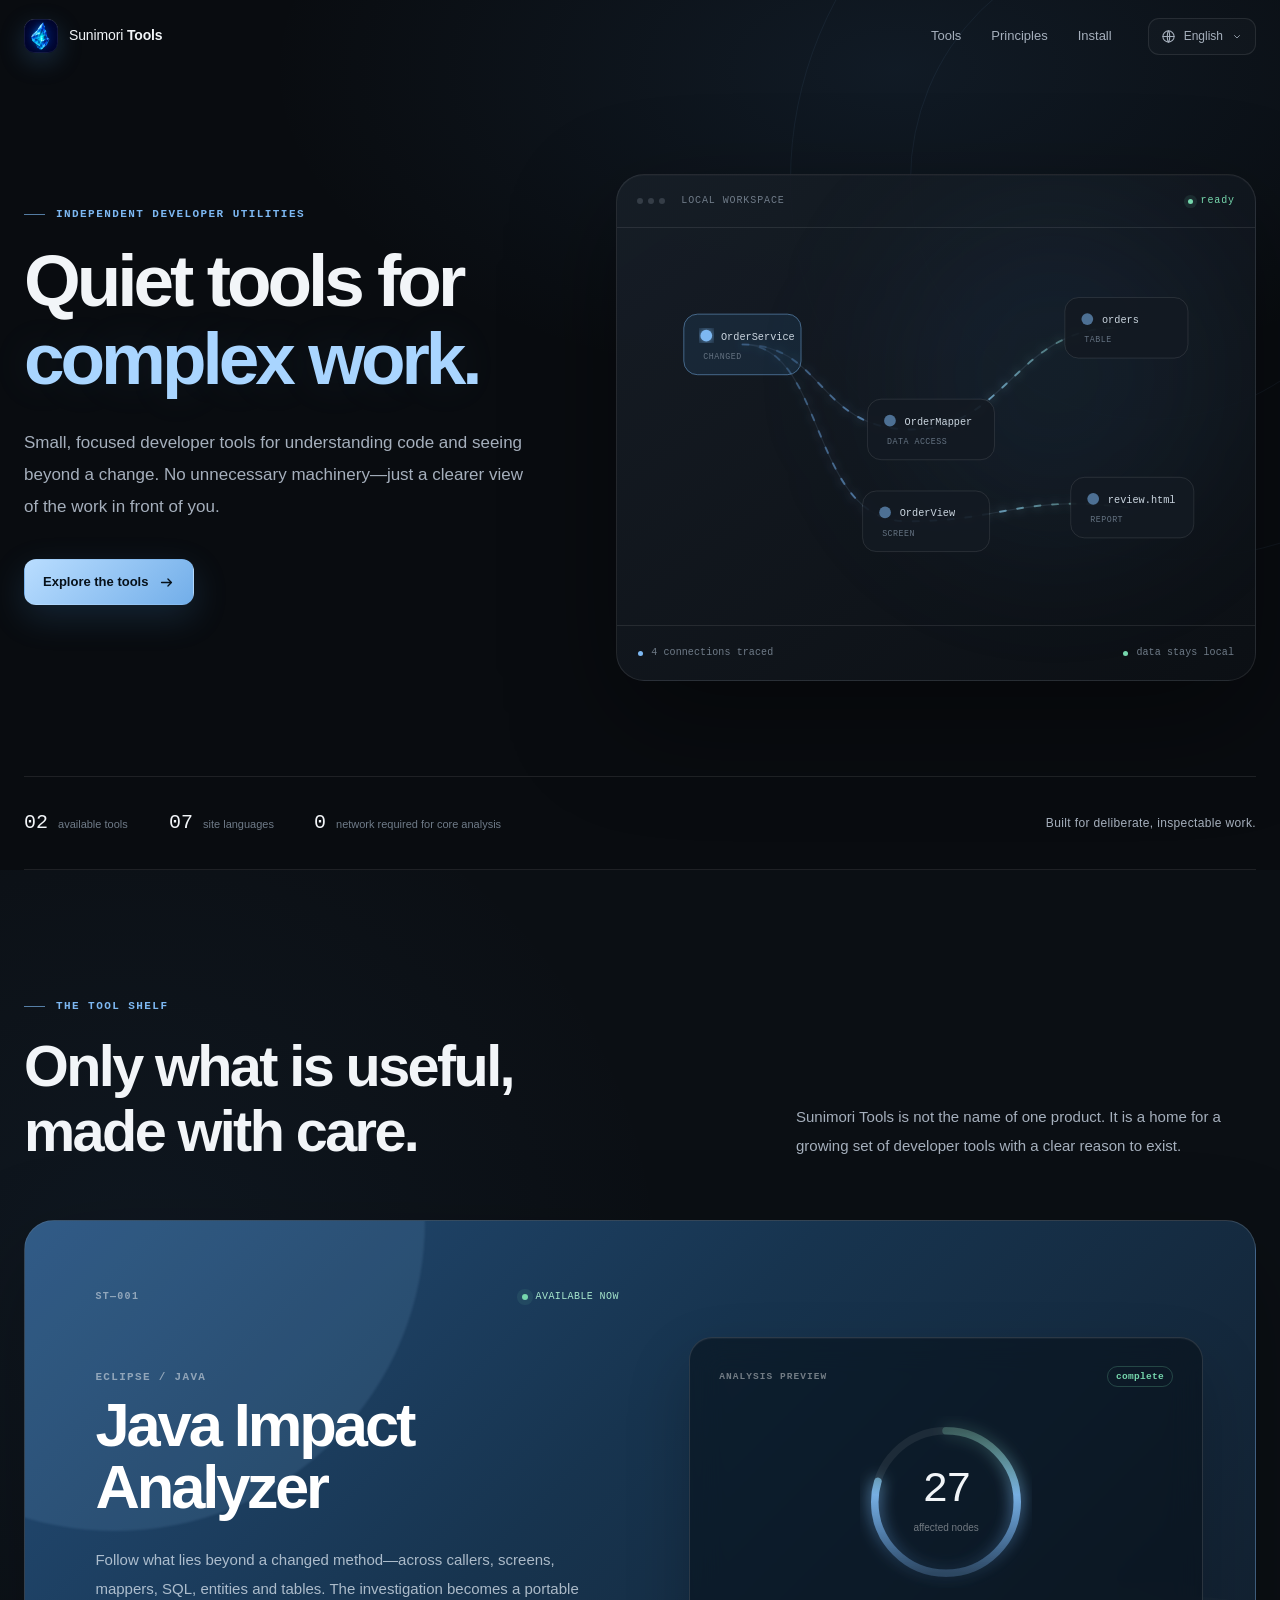
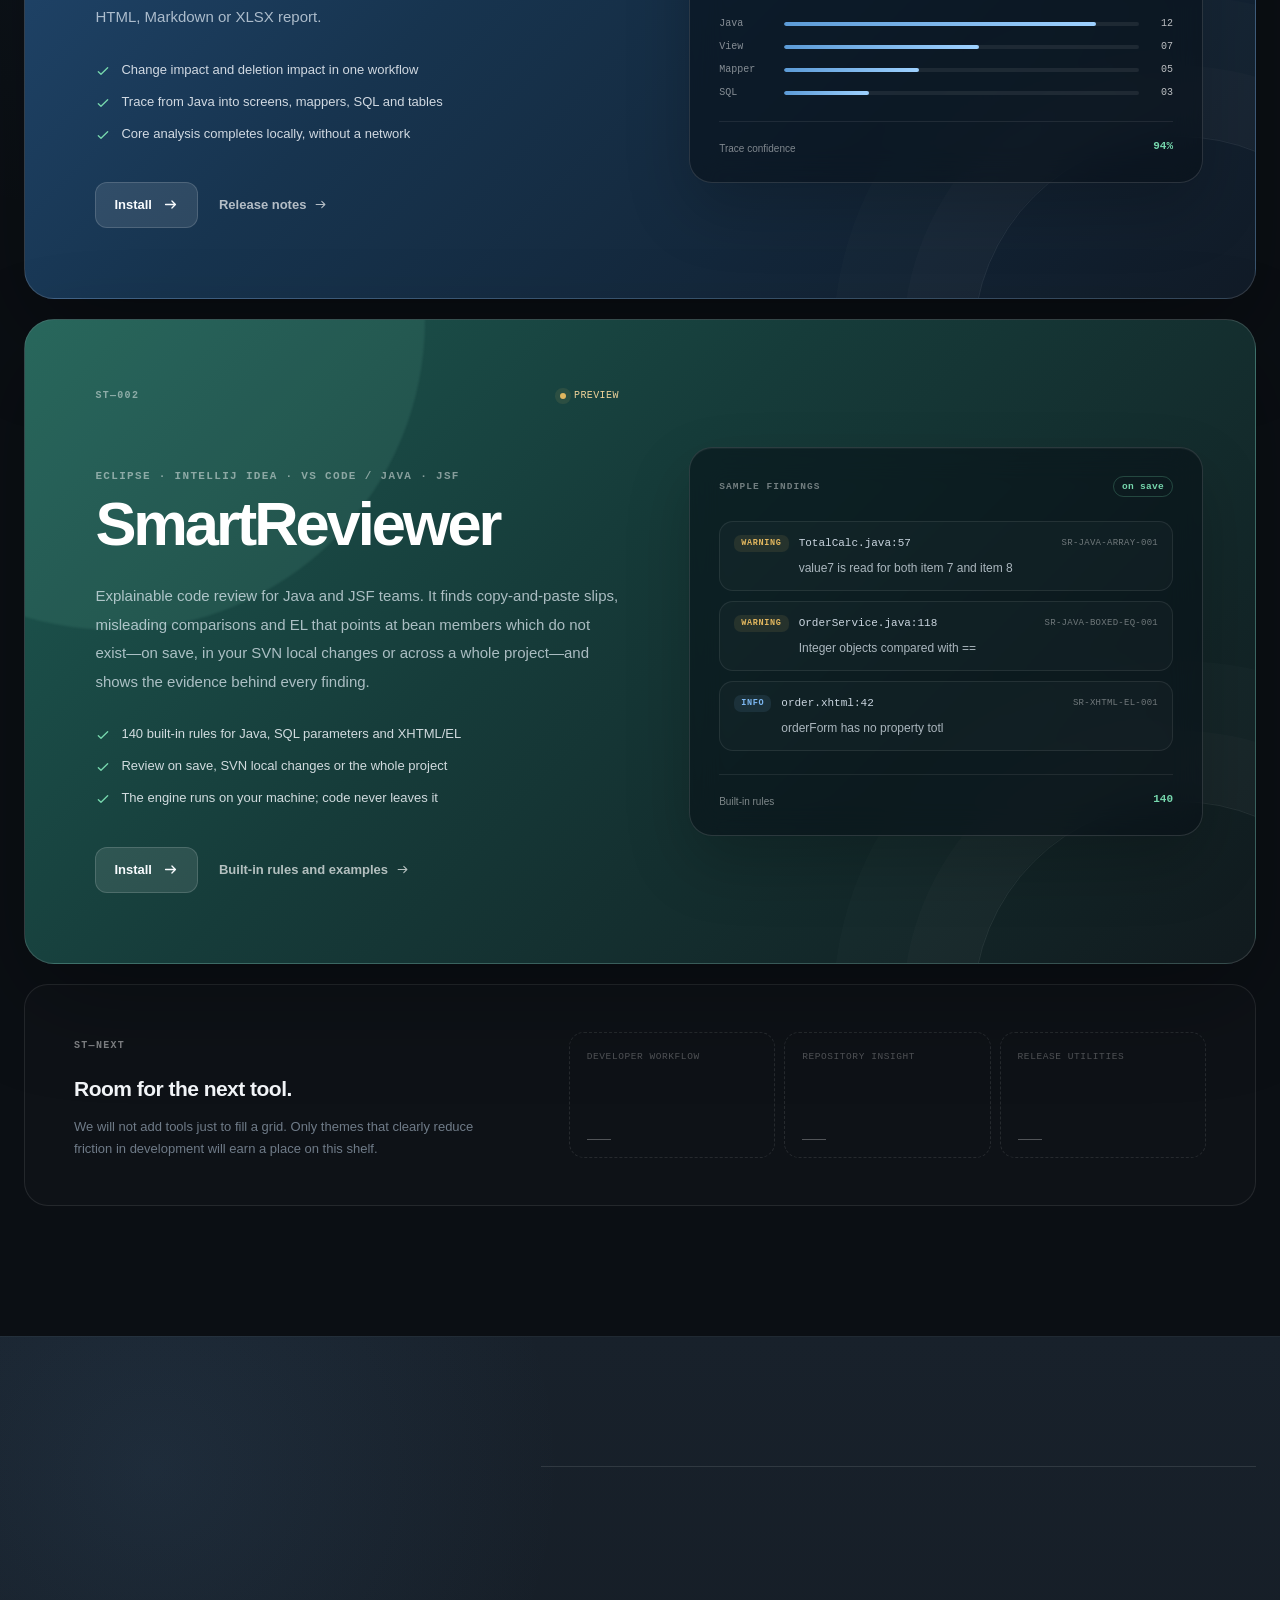
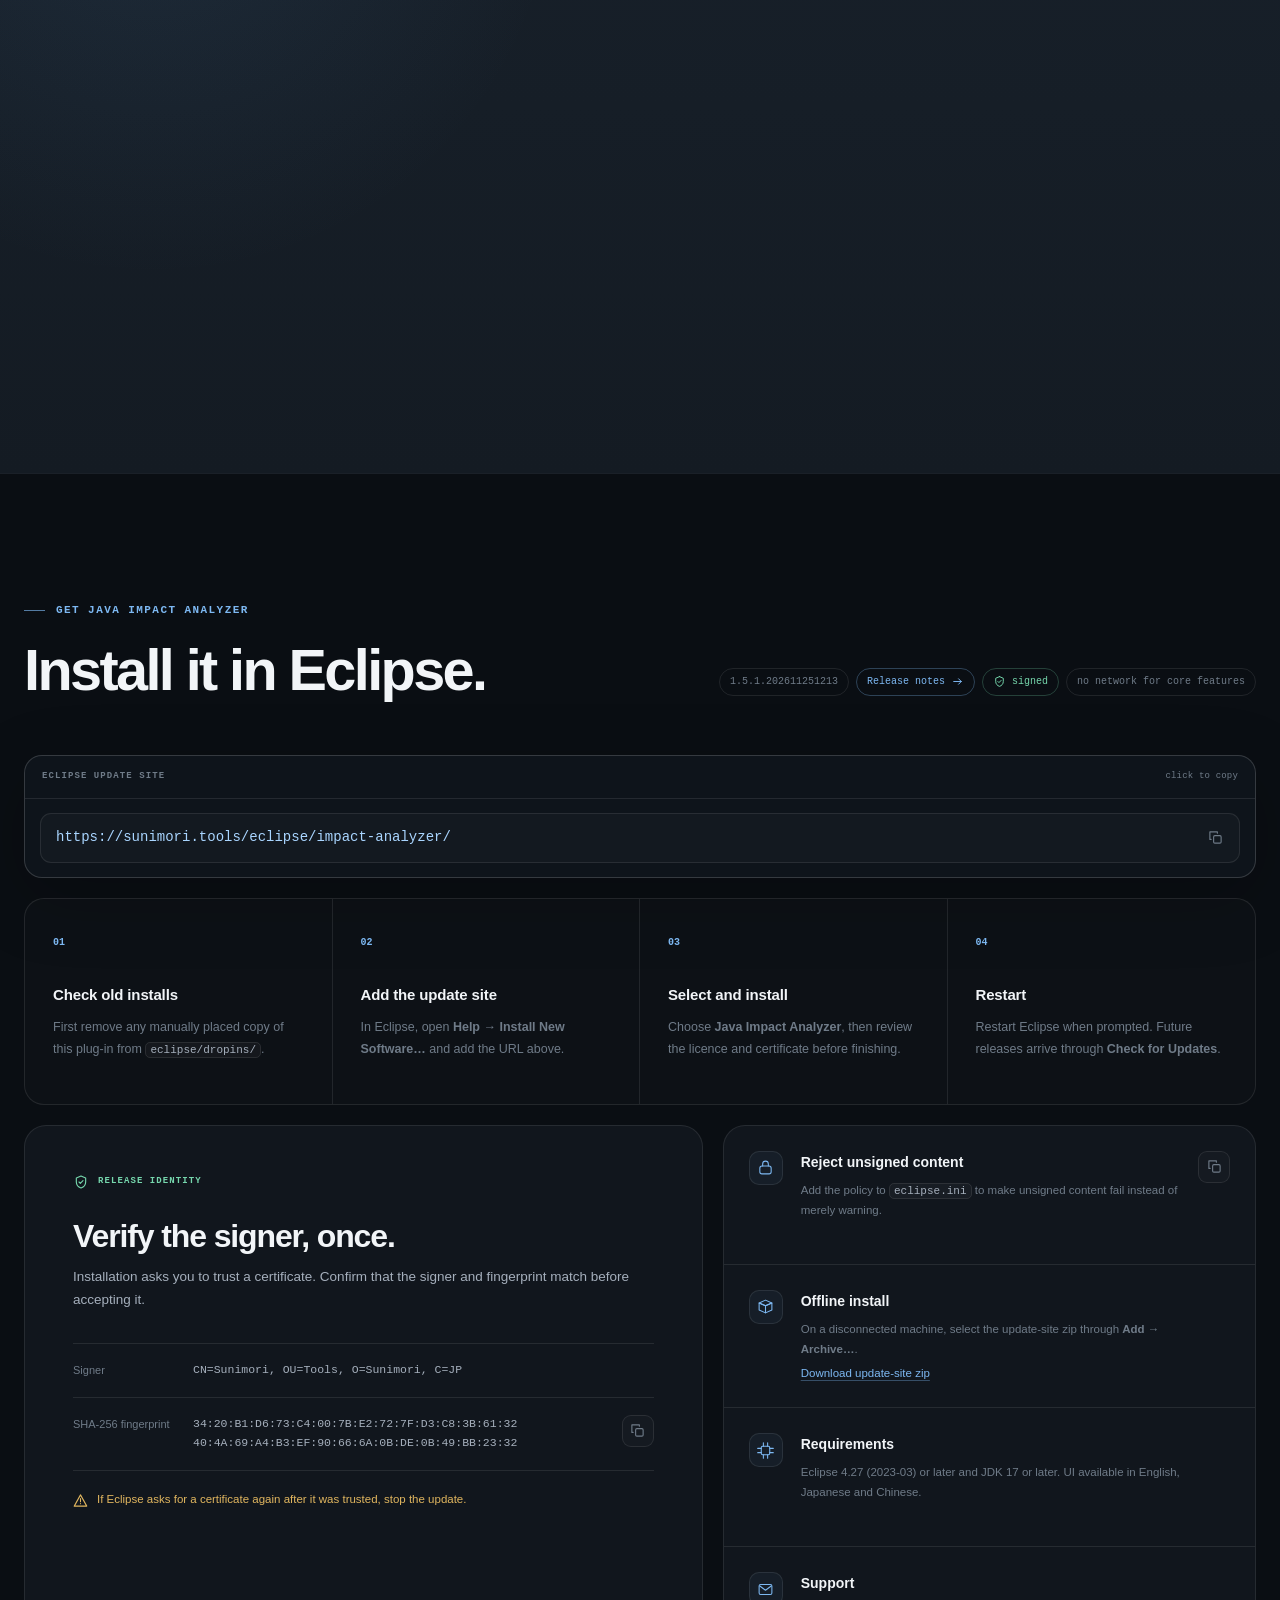
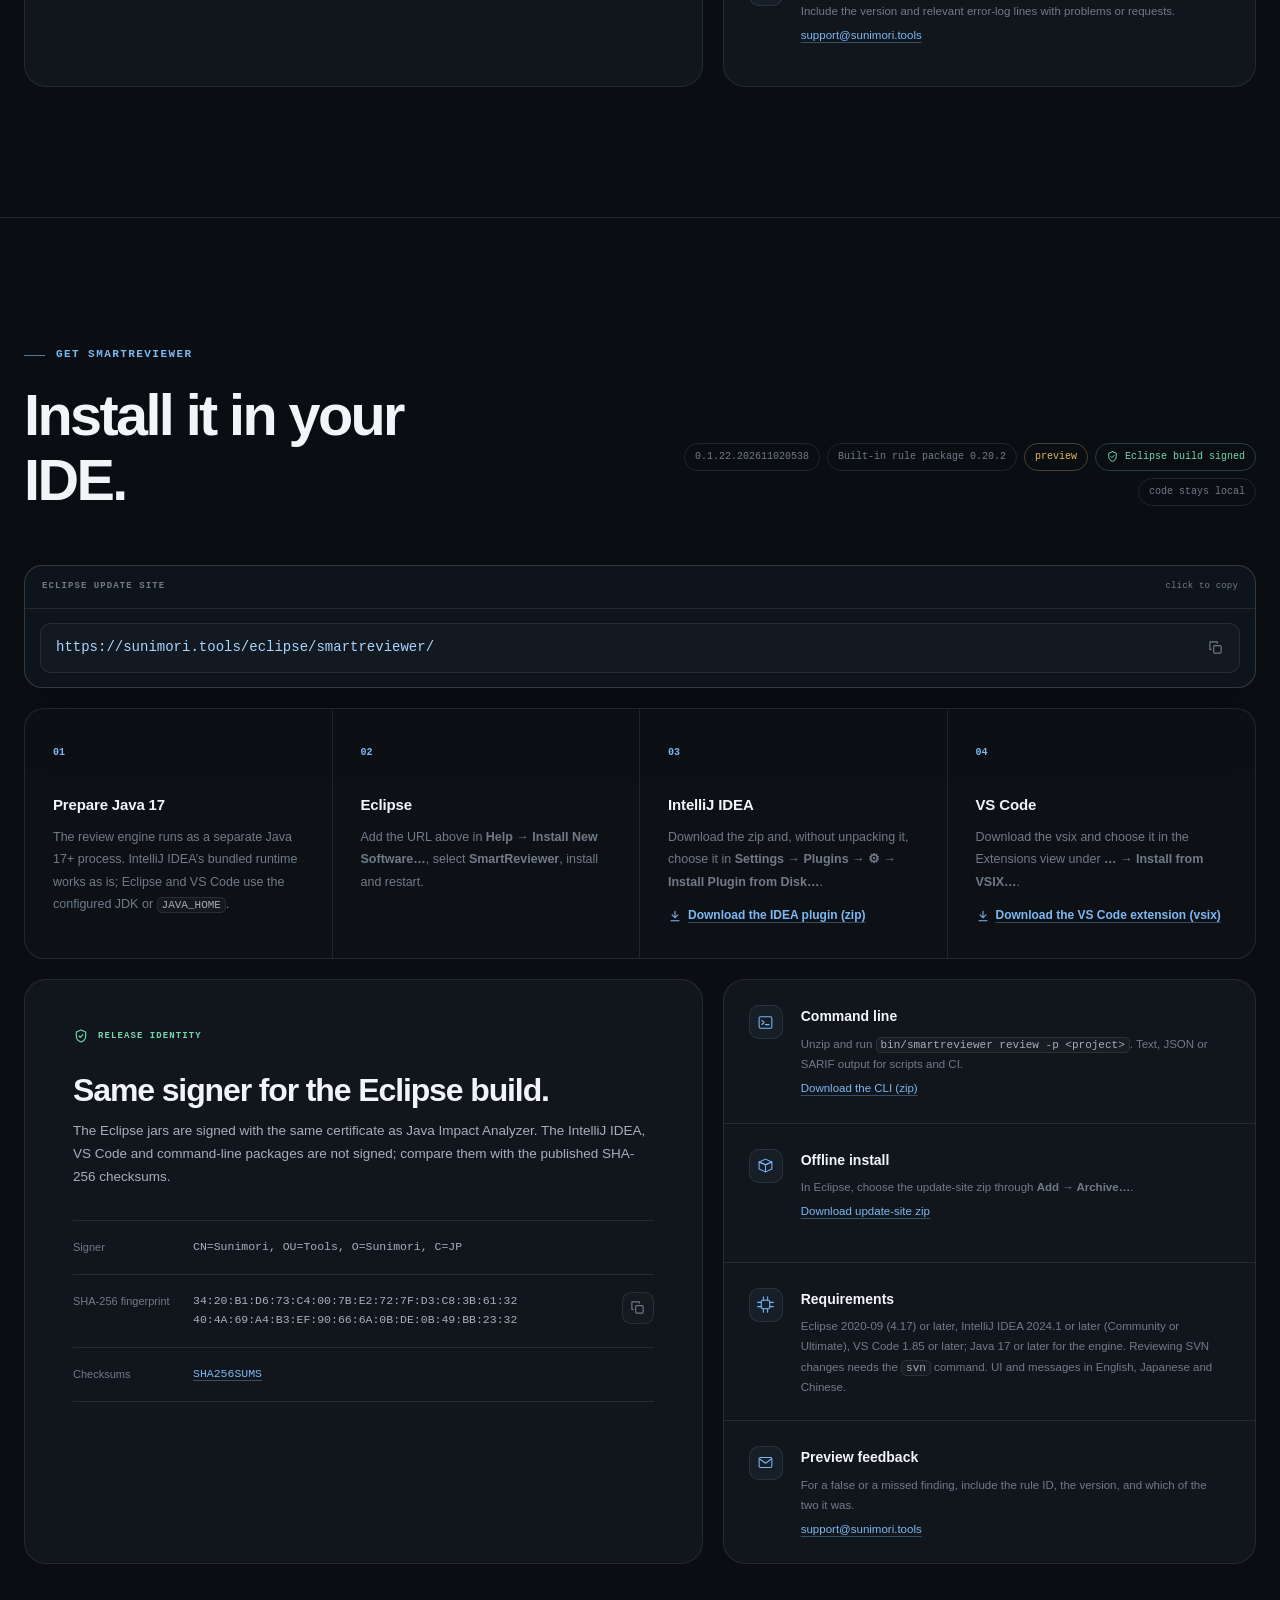
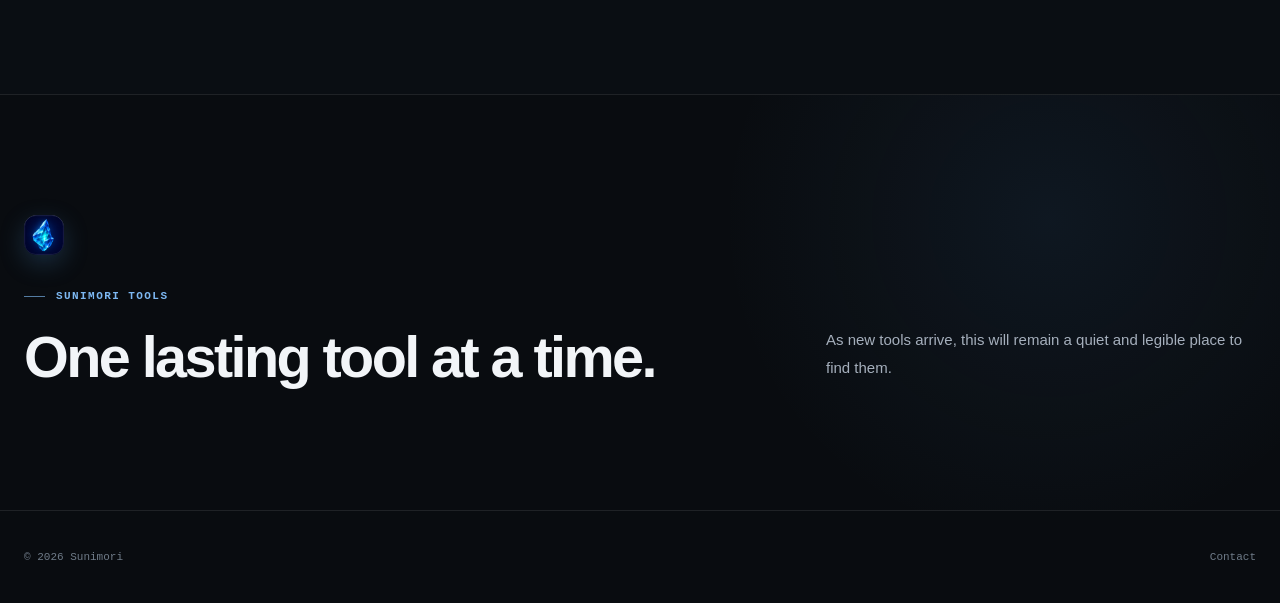
<file: index.html>
<!doctype html>
<html lang="ja">
<head>
  <meta charset="utf-8">
  <meta name="viewport" content="width=device-width, initial-scale=1">
  <meta name="robots" content="noindex, nofollow">
  <meta name="theme-color" content="#090c10">
  <meta name="description" content="Sunimori Tools — focused developer utilities for understanding complex systems.">
  <title>Sunimori Tools</title>
  <link rel="icon" href="assets/mark.svg" type="image/svg+xml">
  <link rel="stylesheet" href="assets/site.css">
</head>
<body>
  <a class="skip-link" href="#main" data-i18n="skip">本文へ移動</a>

  <header class="site-header" id="siteHeader">
    <div class="wrap header-inner">
      <a class="wordmark" href="#top" aria-label="Sunimori Tools">
        <span class="brand-mark" aria-hidden="true"><img src="assets/mark.svg" alt=""></span>
        <span>Sunimori <b>Tools</b></span>
      </a>
      <nav class="main-nav" aria-label="Primary">
        <a href="#tools" data-i18n="navTools">ツール</a>
        <a href="#principles" data-i18n="navPrinciples">考え方</a>
        <a href="#install" data-i18n="navInstall">導入</a>
      </nav>
      <div class="header-actions">
        <div class="language">
          <button class="language-button" id="languageButton" type="button" aria-expanded="false" aria-haspopup="menu" aria-controls="languageMenu">
            <svg viewBox="0 0 24 24" aria-hidden="true"><use href="#icon-globe"></use></svg>
            <span id="languageNow">日本語</span>
            <svg class="chevron" viewBox="0 0 24 24" aria-hidden="true"><use href="#icon-chevron"></use></svg>
          </button>
          <div class="language-menu" id="languageMenu" role="menu" aria-labelledby="languageButton"></div>
        </div>
      </div>
    </div>
  </header>

  <main id="main">
    <section class="hero" id="top">
      <div class="hero-orbit orbit-one" aria-hidden="true"></div>
      <div class="hero-orbit orbit-two" aria-hidden="true"></div>
      <div class="wrap hero-grid">
        <div class="hero-copy reveal">
          <p class="eyebrow"><span></span><span data-i18n="heroEyebrow">Independent developer utilities</span></p>
          <h1 data-i18n="heroTitle">複雑な仕事に、<br><em>静かな道具を。</em></h1>
          <p class="hero-lede" data-i18n="heroBody">コードを理解し、変更の先を見通すための、小さく集中した開発ツール。余計な仕組みを持ち込まず、手元の仕事を明確にします。</p>
          <div class="hero-actions">
            <a class="button button-primary" href="#tools"><span data-i18n="exploreTools">ツールを見る</span><svg viewBox="0 0 24 24" aria-hidden="true"><use href="#icon-arrow"></use></svg></a>
          </div>
        </div>

        <div class="hero-object reveal" aria-label="A local dependency graph illustration">
          <div class="object-topline">
            <span class="object-dots" aria-hidden="true"><i></i><i></i><i></i></span>
            <span data-i18n="localWorkspace">LOCAL WORKSPACE</span>
            <span class="live-dot" data-i18n="ready">ready</span>
          </div>
          <div class="graph-stage" aria-hidden="true">
            <svg viewBox="0 0 620 390" role="img">
              <defs>
                <linearGradient id="lineGlow" x1="0" x2="1"><stop offset="0" stop-color="#64a7f1" stop-opacity=".18"/><stop offset=".55" stop-color="#86c5ff" stop-opacity=".8"/><stop offset="1" stop-color="#8ee2c0" stop-opacity=".22"/></linearGradient>
                <filter id="softGlow"><feGaussianBlur stdDeviation="5" result="blur"/><feMerge><feMergeNode in="blur"/><feMergeNode in="SourceGraphic"/></feMerge></filter>
              </defs>
              <path class="graph-path graph-path-faint" d="M112 111 C196 111 188 198 285 198 S392 94 495 94"/>
              <path class="graph-path graph-path-faint" d="M112 111 C198 111 180 292 280 292 S398 264 506 278"/>
              <path class="graph-path graph-path-main" d="M112 111 C196 111 188 198 285 198 S392 94 495 94"/>
              <path class="graph-path graph-path-main delay" d="M112 111 C198 111 180 292 280 292 S398 264 506 278"/>
              <g class="graph-node node-source" transform="translate(52 80)"><rect width="120" height="62" rx="14"/><circle cx="23" cy="22" r="6"/><text x="38" y="26">OrderService</text><text class="node-sub" x="20" y="46">changed</text></g>
              <g class="graph-node" transform="translate(240 167)"><rect width="130" height="62" rx="14"/><circle cx="23" cy="22" r="6"/><text x="38" y="26">OrderMapper</text><text class="node-sub" x="20" y="46">data access</text></g>
              <g class="graph-node" transform="translate(442 63)"><rect width="126" height="62" rx="14"/><circle cx="23" cy="22" r="6"/><text x="38" y="26">orders</text><text class="node-sub" x="20" y="46">table</text></g>
              <g class="graph-node" transform="translate(235 261)"><rect width="130" height="62" rx="14"/><circle cx="23" cy="22" r="6"/><text x="38" y="26">OrderView</text><text class="node-sub" x="20" y="46">screen</text></g>
              <g class="graph-node" transform="translate(448 247)"><rect width="126" height="62" rx="14"/><circle cx="23" cy="22" r="6"/><text x="38" y="26">review.html</text><text class="node-sub" x="20" y="46">report</text></g>
            </svg>
          </div>
          <div class="object-footer">
            <span><i class="status-light blue"></i><span data-i18n="connections">4 connections traced</span></span>
            <span><i class="status-light green"></i><span data-i18n="staysLocal">data stays local</span></span>
          </div>
        </div>
      </div>

      <div class="wrap proof-strip reveal" aria-label="Sunimori Tools values">
        <div><strong>02</strong><span data-i18n="proofTool">available tools</span></div>
        <div><strong>07</strong><span data-i18n="proofLanguages">site languages</span></div>
        <div><strong>0</strong><span data-i18n="proofNetwork">network required for core analysis</span></div>
        <p data-i18n="proofNote">Built for deliberate, inspectable work.</p>
      </div>
    </section>

    <section class="section catalog" id="tools">
      <div class="wrap">
        <div class="section-heading reveal">
          <div><p class="eyebrow"><span></span><span data-i18n="catalogEyebrow">The tool shelf</span></p><h2 data-i18n="catalogTitle">必要なものだけを、丁寧に。</h2></div>
          <p data-i18n="catalogBody">Sunimori Tools は単一製品の名前ではありません。これから増える、用途の明確な開発ツールのための場所です。</p>
        </div>

        <article class="featured-tool reveal">
          <div class="tool-copy">
            <div class="tool-meta"><span class="product-index">ST—001</span><span class="availability"><i></i><span data-i18n="available">Available now</span></span></div>
            <p class="tool-kicker">Eclipse / Java</p>
            <h3>Java Impact Analyzer</h3>
            <p class="tool-description" data-i18n="toolBody">変更したメソッドの先に何があるかを、呼び出し元、画面、mapper、SQL、entity、table まで横断して追跡します。調査結果は持ち運べる HTML / Markdown / XLSX レポートになります。</p>
            <ul class="feature-list">
              <li><svg viewBox="0 0 24 24" aria-hidden="true"><use href="#icon-check"></use></svg><span data-i18n="featureOne">変更影響と削除影響を一つの流れで調査</span></li>
              <li><svg viewBox="0 0 24 24" aria-hidden="true"><use href="#icon-check"></use></svg><span data-i18n="featureTwo">Java から画面・mapper・SQL・table まで横断</span></li>
              <li><svg viewBox="0 0 24 24" aria-hidden="true"><use href="#icon-check"></use></svg><span data-i18n="featureThree">コア分析はローカル完結、ネットワーク不要</span></li>
            </ul>
            <div class="tool-actions">
              <a class="button button-light" href="#install"><span data-i18n="installNow">導入する</span><svg viewBox="0 0 24 24" aria-hidden="true"><use href="#icon-arrow"></use></svg></a>
              <a class="text-link" href="impact-analyzer/changelog/"><span data-i18n="changelog">更新履歴</span><svg viewBox="0 0 24 24" aria-hidden="true"><use href="#icon-arrow"></use></svg></a>
            </div>
          </div>
          <div class="tool-panel" aria-label="Java Impact Analyzer summary">
            <div class="panel-heading"><span data-i18n="analysisPreview">ANALYSIS PREVIEW</span><span class="panel-chip" data-i18n="complete">complete</span></div>
            <div class="impact-ring"><svg viewBox="0 0 120 120" aria-hidden="true"><circle class="ring-track" cx="60" cy="60" r="48"></circle><circle class="ring-value" cx="60" cy="60" r="48"></circle></svg><div><strong>27</strong><span data-i18n="affectedNodes">affected nodes</span></div></div>
            <div class="impact-bars">
              <div><span>Java</span><i><b style="--w:88%"></b></i><em>12</em></div><div><span>View</span><i><b style="--w:55%"></b></i><em>07</em></div><div><span>Mapper</span><i><b style="--w:38%"></b></i><em>05</em></div><div><span>SQL</span><i><b style="--w:24%"></b></i><em>03</em></div>
            </div>
            <div class="panel-summary"><span data-i18n="confidence">Trace confidence</span><strong>94%</strong></div>
          </div>
        </article>

        <article class="featured-tool tool-reviewer reveal">
          <div class="tool-copy">
            <div class="tool-meta"><span class="product-index">ST—002</span><span class="availability preview"><i></i><span data-i18n="srAvailable">プレビュー版</span></span></div>
            <p class="tool-kicker">Eclipse · IntelliJ IDEA · VS Code / Java · JSF</p>
            <h3>SmartReviewer</h3>
            <p class="tool-description" data-i18n="srBody">Java・JSF チームのための、根拠を示すコードレビュー。コピー＆ペーストの写し間違い、誤った比較、存在しない Bean のメンバーを指す EL などを、保存時・SVN のローカル変更・プロジェクト全体で見つけ、指摘ごとに根拠を示します。</p>
            <ul class="feature-list">
              <li><svg viewBox="0 0 24 24" aria-hidden="true"><use href="#icon-check"></use></svg><span data-i18n="srFeatureOne">Java・SQL パラメータ・XHTML/EL の組み込み規則<span class="rule-count" data-rule-count-scope hidden> <span data-rule-count></span> 件</span></span></li>
              <li><svg viewBox="0 0 24 24" aria-hidden="true"><use href="#icon-check"></use></svg><span data-i18n="srFeatureTwo">保存時、SVN のローカル変更、プロジェクト全体をレビュー</span></li>
              <li><svg viewBox="0 0 24 24" aria-hidden="true"><use href="#icon-check"></use></svg><span data-i18n="srFeatureThree">エンジンは手元で動き、コードを外へ送らない</span></li>
            </ul>
            <div class="tool-actions">
              <a class="button button-light" href="#install-smartreviewer"><span data-i18n="installNow">導入する</span><svg viewBox="0 0 24 24" aria-hidden="true"><use href="#icon-arrow"></use></svg></a>
              <a class="text-link" href="smartreviewer/rules/"><span data-i18n="srRulesLink">組み込み規則の一覧と例</span><svg viewBox="0 0 24 24" aria-hidden="true"><use href="#icon-arrow"></use></svg></a>
            </div>
          </div>
          <div class="tool-panel" aria-label="SmartReviewer sample findings">
            <div class="panel-heading"><span data-i18n="srPanelTitle">指摘の例</span><span class="panel-chip" data-i18n="srPanelChip">保存時</span></div>
            <ol class="finding-list">
              <li><span class="finding-severity warning">WARNING</span><code>TotalCalc.java:57</code><em>SR-JAVA-ARRAY-001</em><p data-i18n="srFindOne">7 番目と 8 番目で value7 を重複して読んでいる</p></li>
              <li><span class="finding-severity warning">WARNING</span><code>OrderService.java:118</code><em>SR-JAVA-BOXED-EQ-001</em><p data-i18n="srFindTwo">Integer オブジェクトを == で比較している</p></li>
              <li><span class="finding-severity info">INFO</span><code>order.xhtml:42</code><em>SR-XHTML-EL-001</em><p data-i18n="srFindThree">orderForm に totl というプロパティはない</p></li>
            </ol>
            <div class="panel-summary" data-rule-count-scope hidden><span data-i18n="srRules">組み込み規則</span><strong data-rule-count></strong></div>
          </div>
        </article>

        <div class="future-shelf reveal">
          <div class="future-intro"><span class="product-index">ST—NEXT</span><h3 data-i18n="futureTitle">次の道具のための余白。</h3><p data-i18n="futureBody">数を埋めるためには増やしません。開発の摩擦をはっきり減らせるテーマだけを、この棚に追加していきます。</p></div>
          <div class="future-track" aria-hidden="true"><div><span>Developer workflow</span><i></i></div><div><span>Repository insight</span><i></i></div><div><span>Release utilities</span><i></i></div></div>
        </div>
      </div>
    </section>

    <section class="section principles" id="principles">
      <div class="wrap principles-grid">
        <div class="principles-lead reveal"><p class="eyebrow"><span></span><span data-i18n="principlesEyebrow">How we build</span></p><h2 data-i18n="principlesTitle">目立つ機能より、<br>信頼できる振る舞い。</h2><p data-i18n="principlesBody">道具は、使う人の判断を置き換えるものではなく、判断できる材料を静かに整えるものだと考えています。</p></div>
        <div class="principle-list">
          <article class="principle reveal"><span>01</span><svg viewBox="0 0 24 24" aria-hidden="true"><use href="#icon-local"></use></svg><h3 data-i18n="principleOneTitle">Local first</h3><p data-i18n="principleOneBody">機密性の高いコードを、分析のためだけに外へ送らない。主要機能はネットワークなしで成立させます。</p></article>
          <article class="principle reveal"><span>02</span><svg viewBox="0 0 24 24" aria-hidden="true"><use href="#icon-eye"></use></svg><h3 data-i18n="principleTwoTitle">Inspectable</h3><p data-i18n="principleTwoBody">結果だけでなく、どう到達したかを追えること。曖昧さや上限も隠さず、確認可能な形で示します。</p></article>
          <article class="principle reveal"><span>03</span><svg viewBox="0 0 24 24" aria-hidden="true"><use href="#icon-focus"></use></svg><h3 data-i18n="principleThreeTitle">Focused</h3><p data-i18n="principleThreeBody">巨大な万能製品を目指さず、一つの厄介な仕事を最後まで扱える、輪郭のはっきりした道具を作ります。</p></article>
        </div>
      </div>
    </section>

    <section class="section install" id="install">
      <div class="wrap">
        <div class="install-heading reveal">
          <div><p class="eyebrow"><span></span><span data-i18n="installEyebrow">Get Java Impact Analyzer</span></p><h2 data-i18n="installTitle">Eclipse に導入する。</h2></div>
          <div class="release-badges"><span id="plugin-version">1.0.0.202608250719</span><a href="impact-analyzer/changelog/"><span data-i18n="changelog">更新履歴</span><svg viewBox="0 0 24 24" aria-hidden="true"><use href="#icon-arrow"></use></svg></a><span class="signed"><svg viewBox="0 0 24 24" aria-hidden="true"><use href="#icon-shield"></use></svg><span data-i18n="signed">署名済み</span></span><span data-i18n="networkOptional">コア機能は通信不要</span></div>
        </div>
        <div class="install-console reveal">
          <div class="console-label"><span data-i18n="updateSite">ECLIPSE UPDATE SITE</span><em data-i18n="copyHint">クリックしてコピー</em></div>
          <div class="copy-field"><code id="updateUrl">https://sunimori.tools/eclipse/impact-analyzer/</code><button type="button" data-copy="updateUrl" data-i18n-title="copy" aria-label="Copy"><svg class="copy-icon" viewBox="0 0 24 24" aria-hidden="true"><use href="#icon-copy"></use></svg><svg class="done-icon" viewBox="0 0 24 24" aria-hidden="true"><use href="#icon-check"></use></svg><span data-i18n="copy">コピー</span></button></div>
        </div>
        <div class="install-steps reveal">
          <article><span>01</span><h3 data-i18n="stepOneTitle">古い配置を確認</h3><p data-i18n="stepOneBody"><code>eclipse/dropins/</code> に手動配置した同プラグインの jar があれば、先に削除します。</p></article>
          <article><span>02</span><h3 data-i18n="stepTwoTitle">更新サイトを追加</h3><p data-i18n="stepTwoBody">Eclipse の <strong>Help → Install New Software…</strong> から、上の URL を追加します。</p></article>
          <article><span>03</span><h3 data-i18n="stepThreeTitle">選択して導入</h3><p data-i18n="stepThreeBody"><strong>Java Impact Analyzer</strong> を選び、ライセンスと証明書を確認して完了します。</p></article>
          <article><span>04</span><h3 data-i18n="stepFourTitle">再起動</h3><p data-i18n="stepFourBody">案内に従って Eclipse を再起動します。以降は <strong>Check for Updates</strong> で更新できます。</p></article>
        </div>

        <div class="trust-layout">
          <article class="trust-card reveal">
            <div class="card-label"><svg viewBox="0 0 24 24" aria-hidden="true"><use href="#icon-shield"></use></svg><span data-i18n="trustLabel">RELEASE IDENTITY</span></div>
            <h3 data-i18n="trustTitle">最初の一度だけ、署名者を確認。</h3>
            <p data-i18n="trustBody">インストール中に証明書の信頼を求められます。署名者と指紋が一致することを確認してから信頼してください。</p>
            <dl class="identity-list">
              <div><dt data-i18n="signer">署名者</dt><dd>CN=Sunimori, OU=Tools, O=Sunimori, C=JP</dd></div>
              <div><dt data-i18n="fingerprint">SHA-256 指紋</dt><dd class="fingerprint"><code id="fingerprint">34:20:B1:D6:73:C4:00:7B:E2:72:7F:D3:C8:3B:61:32 40:4A:69:A4:B3:EF:90:66:6A:0B:DE:0B:49:BB:23:32</code><button type="button" data-copy="fingerprint" data-i18n-title="copy" aria-label="Copy"><svg class="copy-icon" viewBox="0 0 24 24"><use href="#icon-copy"></use></svg><svg class="done-icon" viewBox="0 0 24 24"><use href="#icon-check"></use></svg></button></dd></div>
            </dl>
            <p class="trust-warning"><svg viewBox="0 0 24 24" aria-hidden="true"><use href="#icon-alert"></use></svg><span data-i18n="trustWarning">信頼後に証明書を再度求められた場合は、更新を中止してください。</span></p>
          </article>
          <div class="release-details reveal">
            <div class="release-row"><span class="row-icon"><svg viewBox="0 0 24 24" aria-hidden="true"><use href="#icon-lock"></use></svg></span><div><h3 data-i18n="unsignedTitle">未署名を拒否</h3><p data-i18n="unsignedBody"><code>eclipse.ini</code> に追加すると、未署名コンテンツを警告ではなく失敗にできます。</p></div><button class="mini-copy" type="button" data-copy="unsignedPolicy" data-i18n-title="copy" aria-label="Copy"><svg class="copy-icon" viewBox="0 0 24 24"><use href="#icon-copy"></use></svg><svg class="done-icon" viewBox="0 0 24 24"><use href="#icon-check"></use></svg></button><code id="unsignedPolicy" class="hidden-source">-Declipse.p2.unsignedPolicy=fail</code></div>
            <div class="release-row"><span class="row-icon"><svg viewBox="0 0 24 24" aria-hidden="true"><use href="#icon-box"></use></svg></span><div><h3 data-i18n="offlineTitle">オフライン導入</h3><p data-i18n="offlineBody">ネットワークに接続できない端末では、更新サイトの zip を <strong>Add → Archive…</strong> から指定できます。</p><a href="impact-analyzer.zip" data-i18n="downloadZip">更新サイト zip を取得</a></div></div>
            <div class="release-row"><span class="row-icon"><svg viewBox="0 0 24 24" aria-hidden="true"><use href="#icon-cpu"></use></svg></span><div><h3 data-i18n="requirementsTitle">動作条件</h3><p data-i18n="requirementsBody">Eclipse 4.27（2023-03）以降、JDK 17 以降。英語・日本語・中国語の UI に対応。</p></div></div>
            <div class="release-row"><span class="row-icon"><svg viewBox="0 0 24 24" aria-hidden="true"><use href="#icon-mail"></use></svg></span><div><h3 data-i18n="supportTitle">問い合わせ</h3><p data-i18n="supportBody">不具合や要望には、版番号とエラーログの該当行を添えてください。</p><a href="mailto:support@sunimori.tools">support@sunimori.tools</a></div></div>
          </div>
        </div>
      </div>
    </section>

    <section class="section install" id="install-smartreviewer">
      <div class="wrap">
        <div class="install-heading reveal">
          <div><p class="eyebrow"><span></span><span data-i18n="srInstallEyebrow">Get SmartReviewer</span></p><h2 data-i18n="srInstallTitle">IDE に導入する。</h2></div>
          <div class="release-badges"><span id="sr-version">0.1.3.202610190716</span><span id="sr-rule-package-badge" hidden><span data-i18n="srRulePackage">組み込み規則パッケージ</span> <span id="sr-rule-package"></span></span><span class="preview" data-i18n="srPreviewBadge">プレビュー版</span><span class="signed"><svg viewBox="0 0 24 24" aria-hidden="true"><use href="#icon-shield"></use></svg><span data-i18n="srSigned">Eclipse 版は署名済み</span></span><span data-i18n="srLocalBadge">コードは手元から出ない</span></div>
        </div>
        <div class="install-console reveal">
          <div class="console-label"><span data-i18n="updateSite">ECLIPSE UPDATE SITE</span><em data-i18n="copyHint">クリックしてコピー</em></div>
          <div class="copy-field"><code id="srUpdateUrl">https://sunimori.tools/eclipse/smartreviewer/</code><button type="button" data-copy="srUpdateUrl" data-i18n-title="copy" aria-label="Copy"><svg class="copy-icon" viewBox="0 0 24 24" aria-hidden="true"><use href="#icon-copy"></use></svg><svg class="done-icon" viewBox="0 0 24 24" aria-hidden="true"><use href="#icon-check"></use></svg><span data-i18n="copy">コピー</span></button></div>
        </div>
        <div class="install-steps reveal">
          <article><span>01</span><h3 data-i18n="srStepJavaTitle">Java 17 を用意</h3><p data-i18n="srStepJavaBody">レビューエンジンは Java 17 以降の別プロセスで動きます。IntelliJ IDEA は同梱の実行環境をそのまま使えます。Eclipse と VS Code は設定した JDK か <code>JAVA_HOME</code> を使います。</p></article>
          <article><span>02</span><h3>Eclipse</h3><p data-i18n="srStepEclipseBody"><strong>Help → Install New Software…</strong> で上の URL を追加し、<strong>SmartReviewer</strong> を選んで導入し、再起動します。</p></article>
          <article><span>03</span><h3>IntelliJ IDEA</h3><p data-i18n="srStepIdeaBody">zip を取得し、展開せずに <strong>Settings → Plugins → ⚙ → Install Plugin from Disk…</strong> で選びます。</p><a class="step-link" href="smartreviewer/smartreviewer-intellij.zip"><svg viewBox="0 0 24 24" aria-hidden="true"><use href="#icon-download"></use></svg><span data-i18n="srDownloadIdea">IDEA 用 zip を取得</span></a></article>
          <article><span>04</span><h3>VS Code</h3><p data-i18n="srStepVscodeBody">vsix を取得し、拡張機能ビューの <strong>… → Install from VSIX…</strong> で選びます。</p><a class="step-link" href="smartreviewer/smartreviewer-vscode.vsix"><svg viewBox="0 0 24 24" aria-hidden="true"><use href="#icon-download"></use></svg><span data-i18n="srDownloadVscode">VS Code 用 vsix を取得</span></a></article>
        </div>

        <div class="trust-layout">
          <article class="trust-card reveal">
            <div class="card-label"><svg viewBox="0 0 24 24" aria-hidden="true"><use href="#icon-shield"></use></svg><span data-i18n="trustLabel">RELEASE IDENTITY</span></div>
            <h3 data-i18n="srTrustTitle">Eclipse 版は同じ署名者。</h3>
            <p data-i18n="srTrustBody">Eclipse の jar は Java Impact Analyzer と同じ証明書で署名しています。IntelliJ IDEA・VS Code・コマンドライン版には署名がないため、公開している SHA-256 と照合してください。</p>
            <dl class="identity-list">
              <div><dt data-i18n="signer">署名者</dt><dd>CN=Sunimori, OU=Tools, O=Sunimori, C=JP</dd></div>
              <div><dt data-i18n="fingerprint">SHA-256 指紋</dt><dd class="fingerprint"><code id="srFingerprint">34:20:B1:D6:73:C4:00:7B:E2:72:7F:D3:C8:3B:61:32 40:4A:69:A4:B3:EF:90:66:6A:0B:DE:0B:49:BB:23:32</code><button type="button" data-copy="srFingerprint" data-i18n-title="copy" aria-label="Copy"><svg class="copy-icon" viewBox="0 0 24 24"><use href="#icon-copy"></use></svg><svg class="done-icon" viewBox="0 0 24 24"><use href="#icon-check"></use></svg></button></dd></div>
              <div><dt data-i18n="srChecksums">チェックサム</dt><dd><a href="smartreviewer/SHA256SUMS">SHA256SUMS</a></dd></div>
            </dl>
          </article>
          <div class="release-details reveal">
            <div class="release-row"><span class="row-icon"><svg viewBox="0 0 24 24" aria-hidden="true"><use href="#icon-terminal"></use></svg></span><div><h3 data-i18n="srCliTitle">コマンドライン</h3><p data-i18n="srCliBody">展開して <code>bin/smartreviewer review -p &lt;プロジェクト&gt;</code> を実行します。テキスト・JSON・SARIF で出力でき、CI でも使えます。</p><a href="smartreviewer/smartreviewer-cli.zip" data-i18n="srDownloadCli">CLI の zip を取得</a></div></div>
            <div class="release-row"><span class="row-icon"><svg viewBox="0 0 24 24" aria-hidden="true"><use href="#icon-box"></use></svg></span><div><h3 data-i18n="offlineTitle">オフライン導入</h3><p data-i18n="srOfflineBody">Eclipse では、更新サイトの zip を <strong>Add → Archive…</strong> から指定できます。</p><a href="smartreviewer/smartreviewer-eclipse.zip" data-i18n="downloadZip">更新サイト zip を取得</a></div></div>
            <div class="release-row"><span class="row-icon"><svg viewBox="0 0 24 24" aria-hidden="true"><use href="#icon-cpu"></use></svg></span><div><h3 data-i18n="requirementsTitle">動作条件</h3><p data-i18n="srRequirementsBody">Eclipse 2020-09（4.17）以降、IntelliJ IDEA 2024.1 以降（Community / Ultimate）、VS Code 1.85 以降。エンジンは Java 17 以降。SVN の変更のレビューには <code>svn</code> コマンドが必要です。UI とメッセージは日本語・中国語・英語。</p></div></div>
            <div class="release-row"><span class="row-icon"><svg viewBox="0 0 24 24" aria-hidden="true"><use href="#icon-mail"></use></svg></span><div><h3 data-i18n="srFeedbackTitle">プレビュー版へのご意見</h3><p data-i18n="srFeedbackBody">誤検知や見逃しは、規則 ID と版番号、誤検知か見逃しかを添えてお知らせください。</p><a href="mailto:support@sunimori.tools">support@sunimori.tools</a></div></div>
          </div>
        </div>
      </div>
    </section>

    <section class="closing"><div class="wrap closing-inner reveal"><div><span class="brand-mark small" aria-hidden="true"><img src="assets/mark.svg" alt=""></span><p class="eyebrow"><span></span><span>Sunimori Tools</span></p><h2 data-i18n="closingTitle">一つずつ、長く使えるものを。</h2></div><p data-i18n="closingBody">新しい道具が加わっても、ここは静かで、見通しのよい場所であり続けます。</p></div></section>
  </main>

  <footer><div class="wrap footer-inner"><p>© <span id="year"></span> Sunimori</p><div><a href="mailto:support@sunimori.tools" data-i18n="contact">Contact</a></div></div></footer>

  <svg class="symbol-sprite" aria-hidden="true">
    <symbol id="icon-github" viewBox="0 0 24 24"><path d="M15 22v-4a4.8 4.8 0 0 0-1-3.5c3.3-.4 6.8-1.6 6.8-7.4A5.8 5.8 0 0 0 19.3 3 5.4 5.4 0 0 0 19.1 0S17.9-.4 15 1.5a14 14 0 0 0-6 0C6.1-.4 4.9 0 4.9 0a5.4 5.4 0 0 0-.2 3A5.8 5.8 0 0 0 3.2 7.1c0 5.8 3.5 7 6.8 7.4A4.8 4.8 0 0 0 9 18v4m0-3c-5 .9-5-2.4-7-3"/></symbol>
    <symbol id="icon-globe" viewBox="0 0 24 24"><circle cx="12" cy="12" r="9"/><path d="M3 12h18M12 3c2.5 2.5 2.5 15.5 0 18M12 3c-2.5 2.5-2.5 15.5 0 18"/></symbol>
    <symbol id="icon-chevron" viewBox="0 0 24 24"><path d="m7 10 5 5 5-5"/></symbol>
    <symbol id="icon-arrow" viewBox="0 0 24 24"><path d="M5 12h14m-5-5 5 5-5 5"/></symbol>
    <symbol id="icon-external" viewBox="0 0 24 24"><path d="M14 5h5v5m0-5-8 8M19 14v5H5V5h5"/></symbol>
    <symbol id="icon-check" viewBox="0 0 24 24"><path d="m5 13 4 4L19 7"/></symbol>
    <symbol id="icon-local" viewBox="0 0 24 24"><rect x="4" y="4" width="16" height="16" rx="3"/><path d="M8 9h8M8 13h5M8 17h3"/></symbol>
    <symbol id="icon-eye" viewBox="0 0 24 24"><path d="M2 12s3.5-6 10-6 10 6 10 6-3.5 6-10 6S2 12 2 12Z"/><circle cx="12" cy="12" r="2.5"/></symbol>
    <symbol id="icon-focus" viewBox="0 0 24 24"><path d="M8 3H3v5m13-5h5v5m0 8v5h-5M8 21H3v-5"/><circle cx="12" cy="12" r="3"/></symbol>
    <symbol id="icon-shield" viewBox="0 0 24 24"><path d="m12 3 7 3v6c0 4.5-3 7.7-7 9-4-1.3-7-4.5-7-9V6l7-3Z"/><path d="m9 12 2 2 4-4"/></symbol>
    <symbol id="icon-copy" viewBox="0 0 24 24"><rect x="9" y="9" width="12" height="12" rx="2"/><path d="M5 15H3V3h12v2"/></symbol>
    <symbol id="icon-alert" viewBox="0 0 24 24"><path d="m12 3 10 18H2L12 3Z"/><path d="M12 9v5m0 3h.01"/></symbol>
    <symbol id="icon-lock" viewBox="0 0 24 24"><rect x="4" y="10" width="16" height="11" rx="3"/><path d="M8 10V7a4 4 0 0 1 8 0v3"/></symbol>
    <symbol id="icon-box" viewBox="0 0 24 24"><path d="m3 7 9 4 9-4-9-4-9 4Z"/><path d="m3 7 9 4v10l-9-4V7Zm18 0-9 4v10l9-4V7Z"/></symbol>
    <symbol id="icon-cpu" viewBox="0 0 24 24"><rect x="6" y="6" width="12" height="12" rx="2"/><path d="M9 1v5m6-5v5M9 18v5m6-5v5M1 9h5m-5 6h5m12-6h5m-5 6h5"/></symbol>
    <symbol id="icon-mail" viewBox="0 0 24 24"><rect x="3" y="5" width="18" height="14" rx="2"/><path d="m4 7 8 6 8-6"/></symbol>
    <symbol id="icon-terminal" viewBox="0 0 24 24"><rect x="3" y="4" width="18" height="16" rx="2"/><path d="m7 9 3 3-3 3M12 15h5"/></symbol>
    <symbol id="icon-download" viewBox="0 0 24 24"><path d="M12 4v11m-5-5 5 5 5-5M5 20h14"/></symbol>
  </svg>
  <script src="assets/site.js"></script>
</body>
</html>
</file>
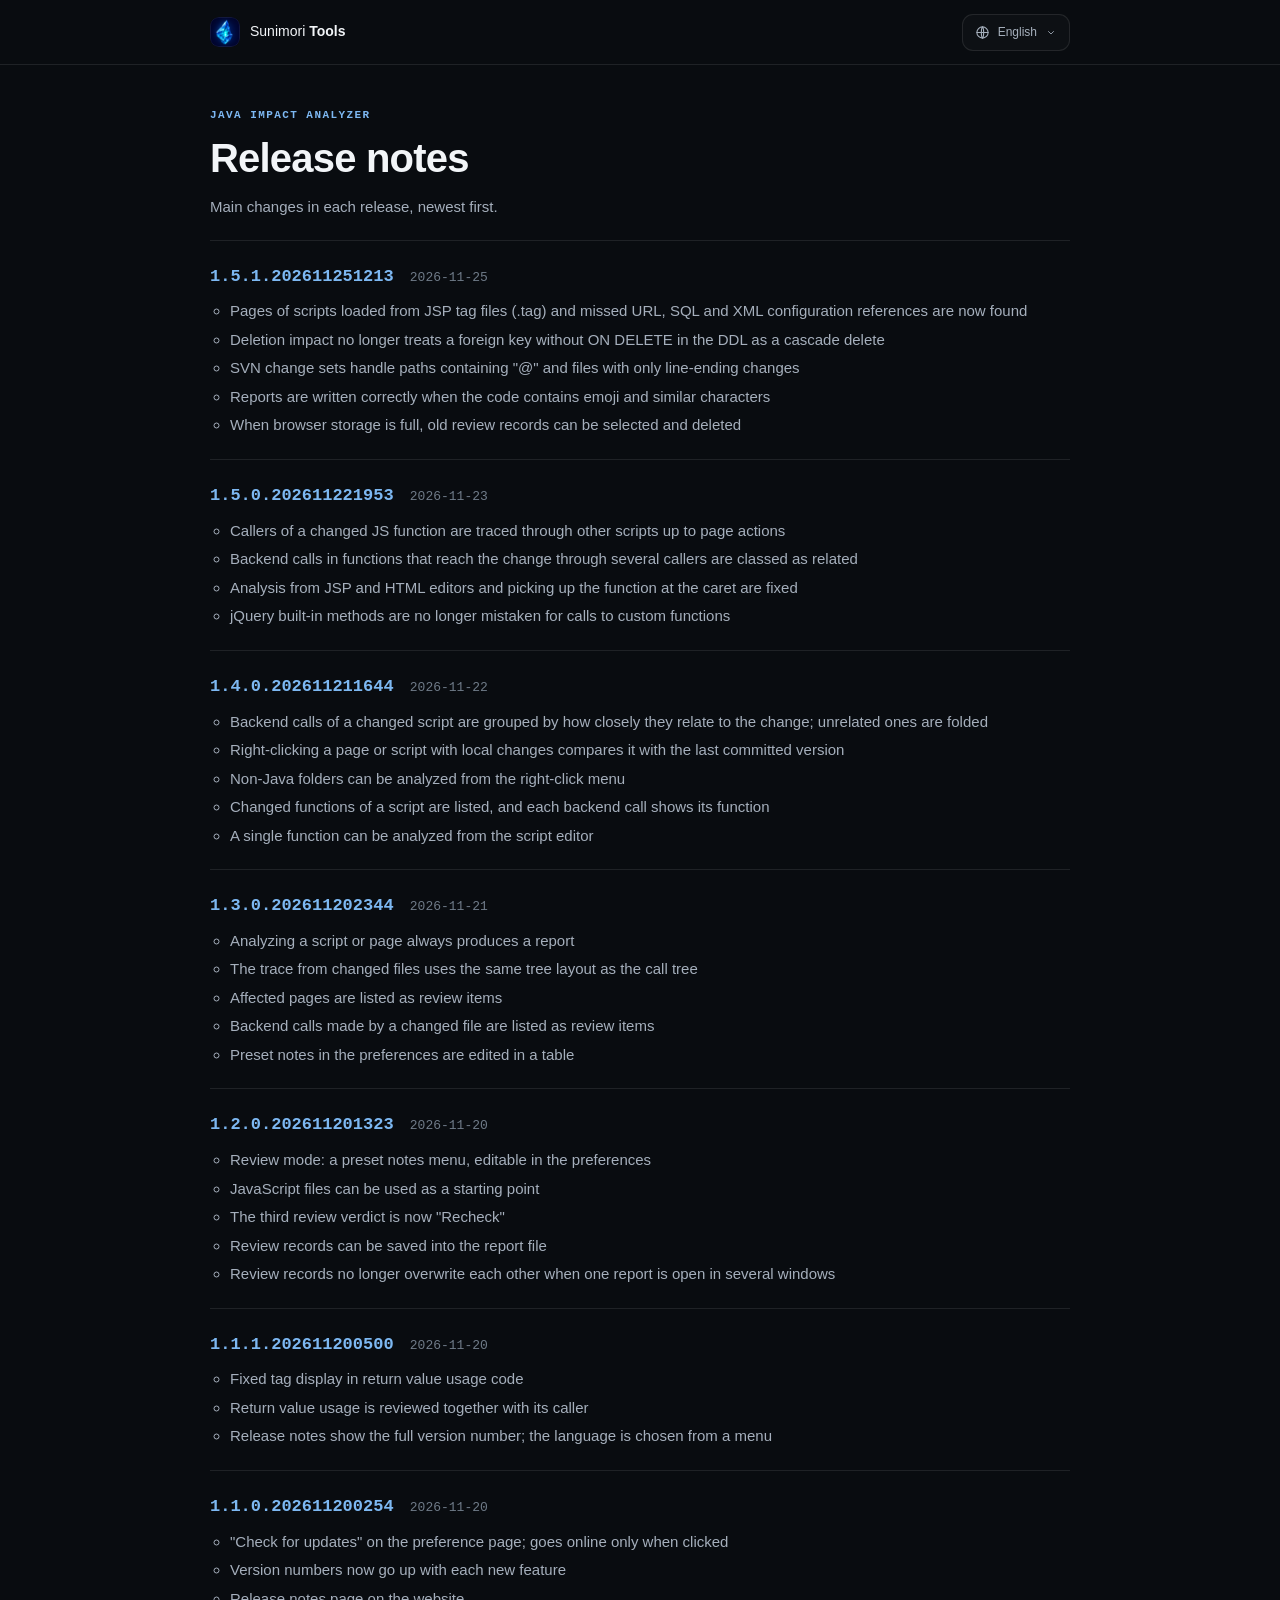
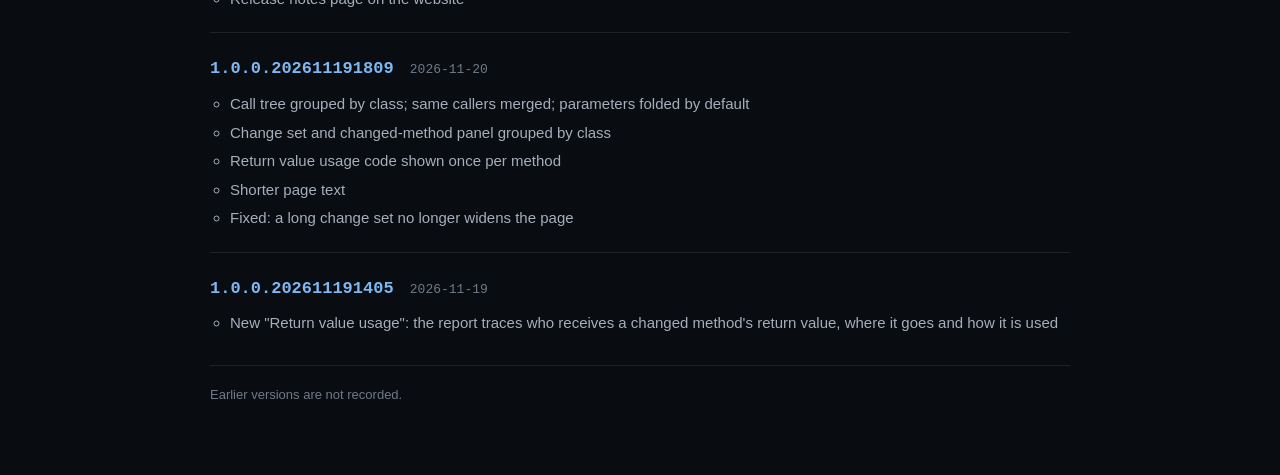
<file: impact-analyzer/changelog/index.html>
<!doctype html>
<html lang="en">
<head>
<meta charset="utf-8">
<meta name="viewport" content="width=device-width, initial-scale=1">
<meta name="theme-color" content="#090c10">
<meta name="description" content="Release notes for Java Impact Analyzer.">
<title>Release notes — Java Impact Analyzer</title>
<link rel="icon" href="../../assets/mark.svg" type="image/svg+xml">
<link rel="stylesheet" href="changelog.css">
<script>
(function () {
  var known = ["ja", "zh", "en"], saved = null;
  try { saved = localStorage.getItem("sunimori.language"); } catch (ignore) { /* Use the browser's language. */ }
  var wanted = (saved ? [saved] : []).concat(navigator.languages || [navigator.language || "en"]);
  var chosen = wanted.map(function (l) { return String(l).toLowerCase().split("-")[0]; })
    .filter(function (l) { return known.indexOf(l) >= 0; })[0] || "en";
  location.replace(chosen + ".html" + location.hash);
}());
</script>
</head>
<body>
<main class="chooser">
<p class="eyebrow">Java Impact Analyzer</p>
<ul><li><a href="ja.html" lang="ja">更新履歴 (日本語)</a></li><li><a href="zh.html" lang="zh">更新履历 (中文)</a></li><li><a href="en.html" lang="en">Release notes (English)</a></li></ul>
</main>
</body>
</html>
</file>
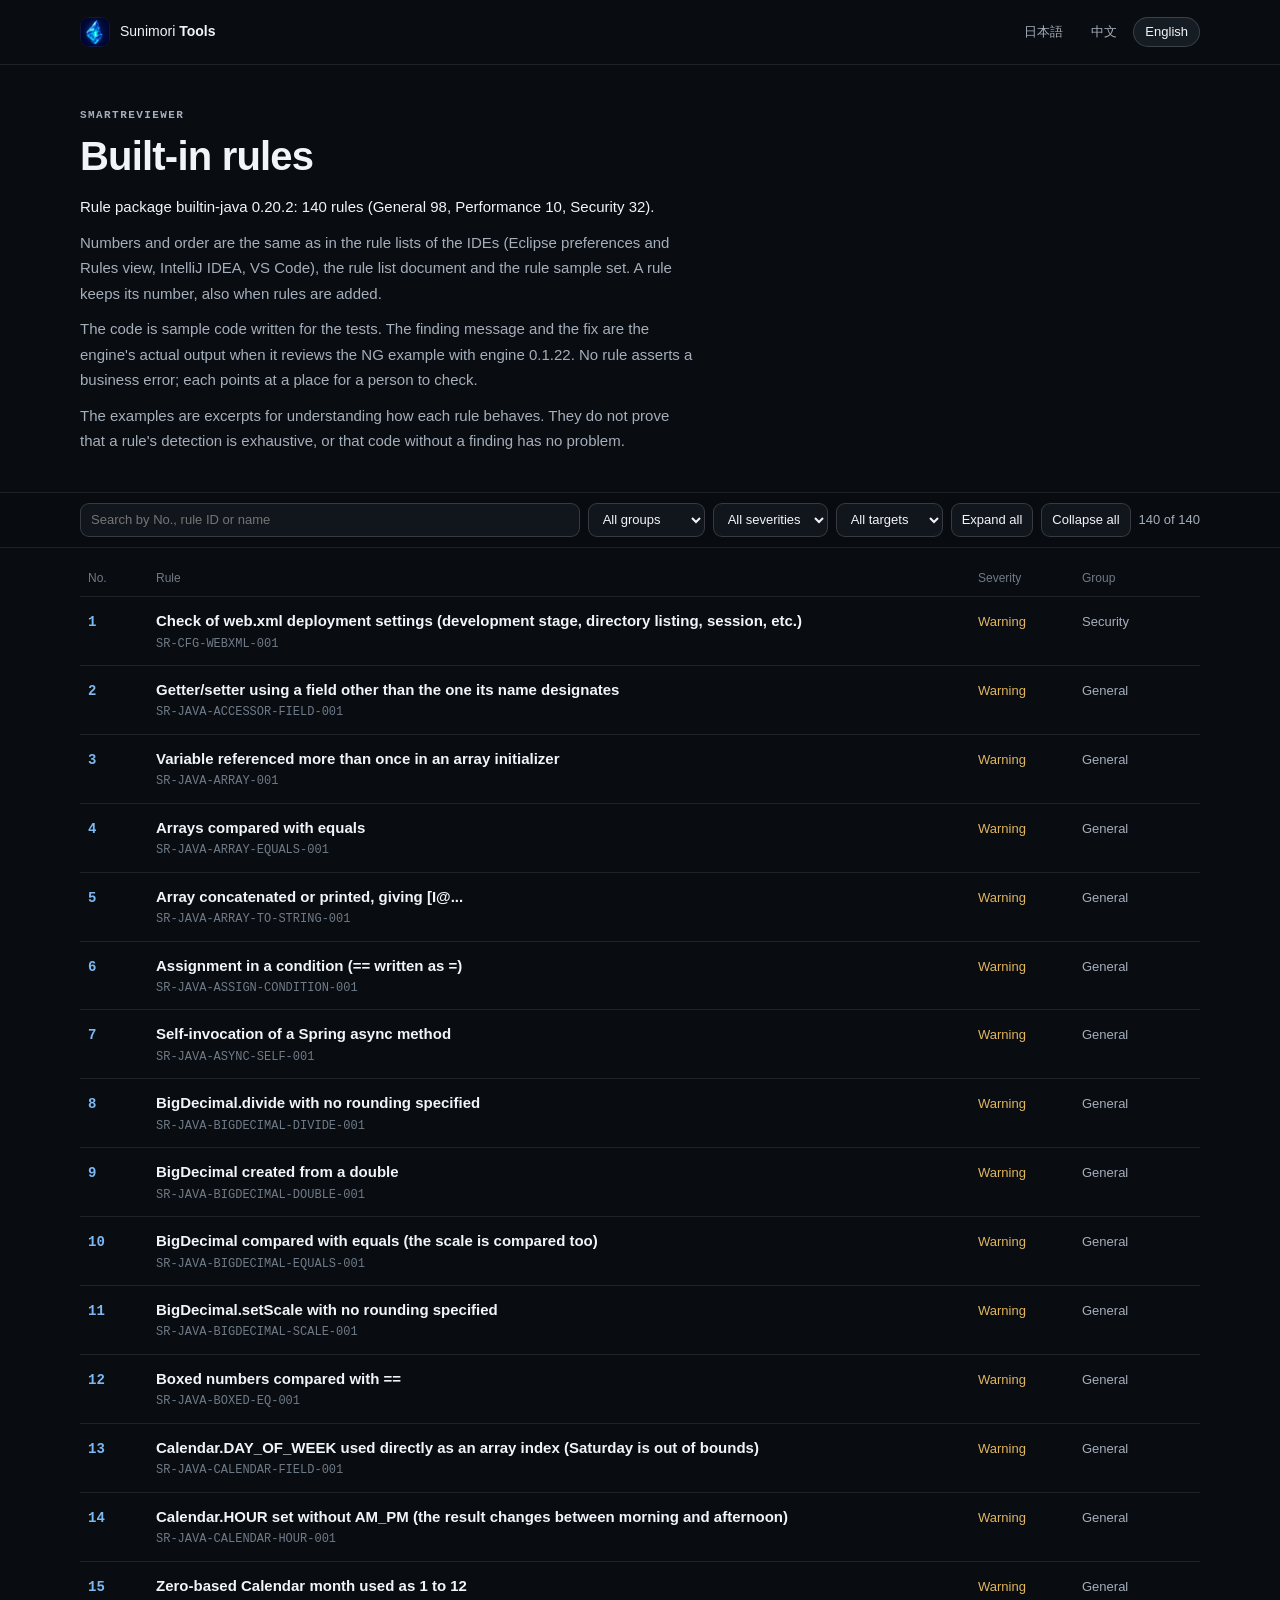
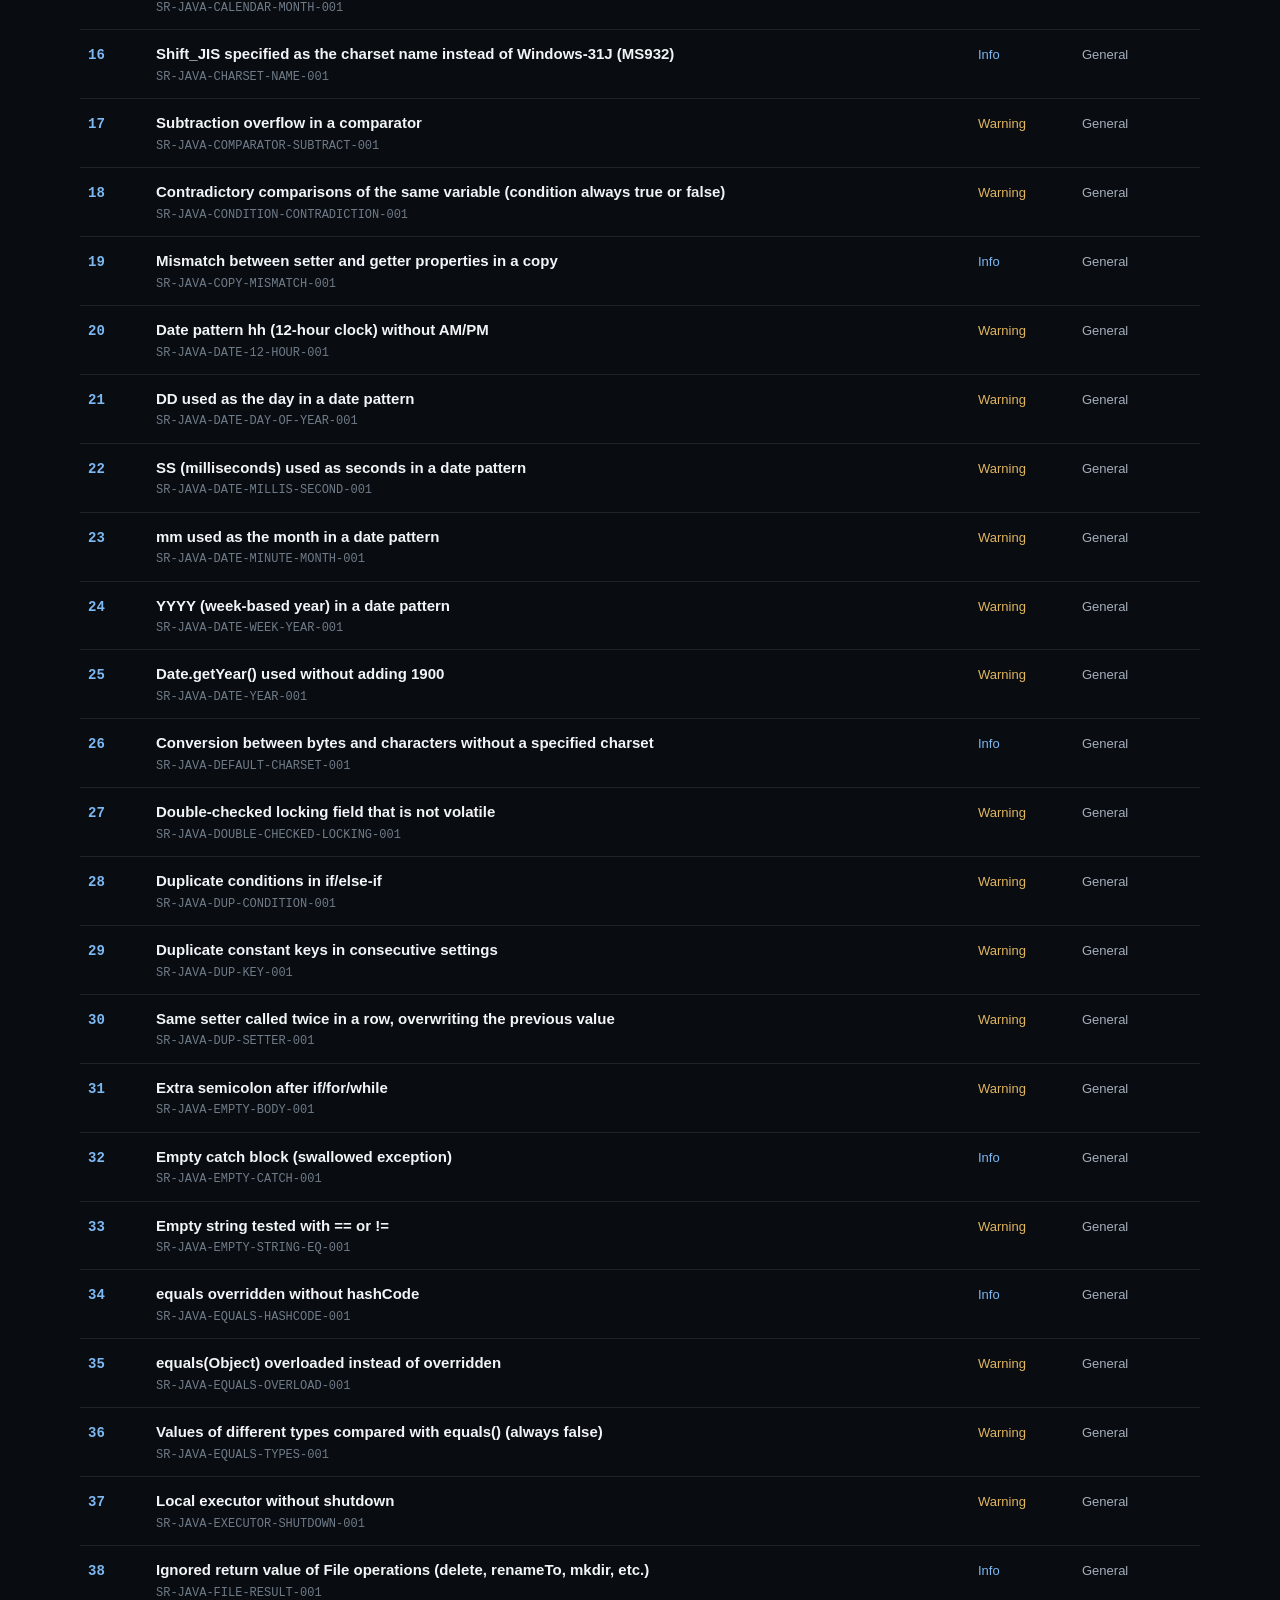
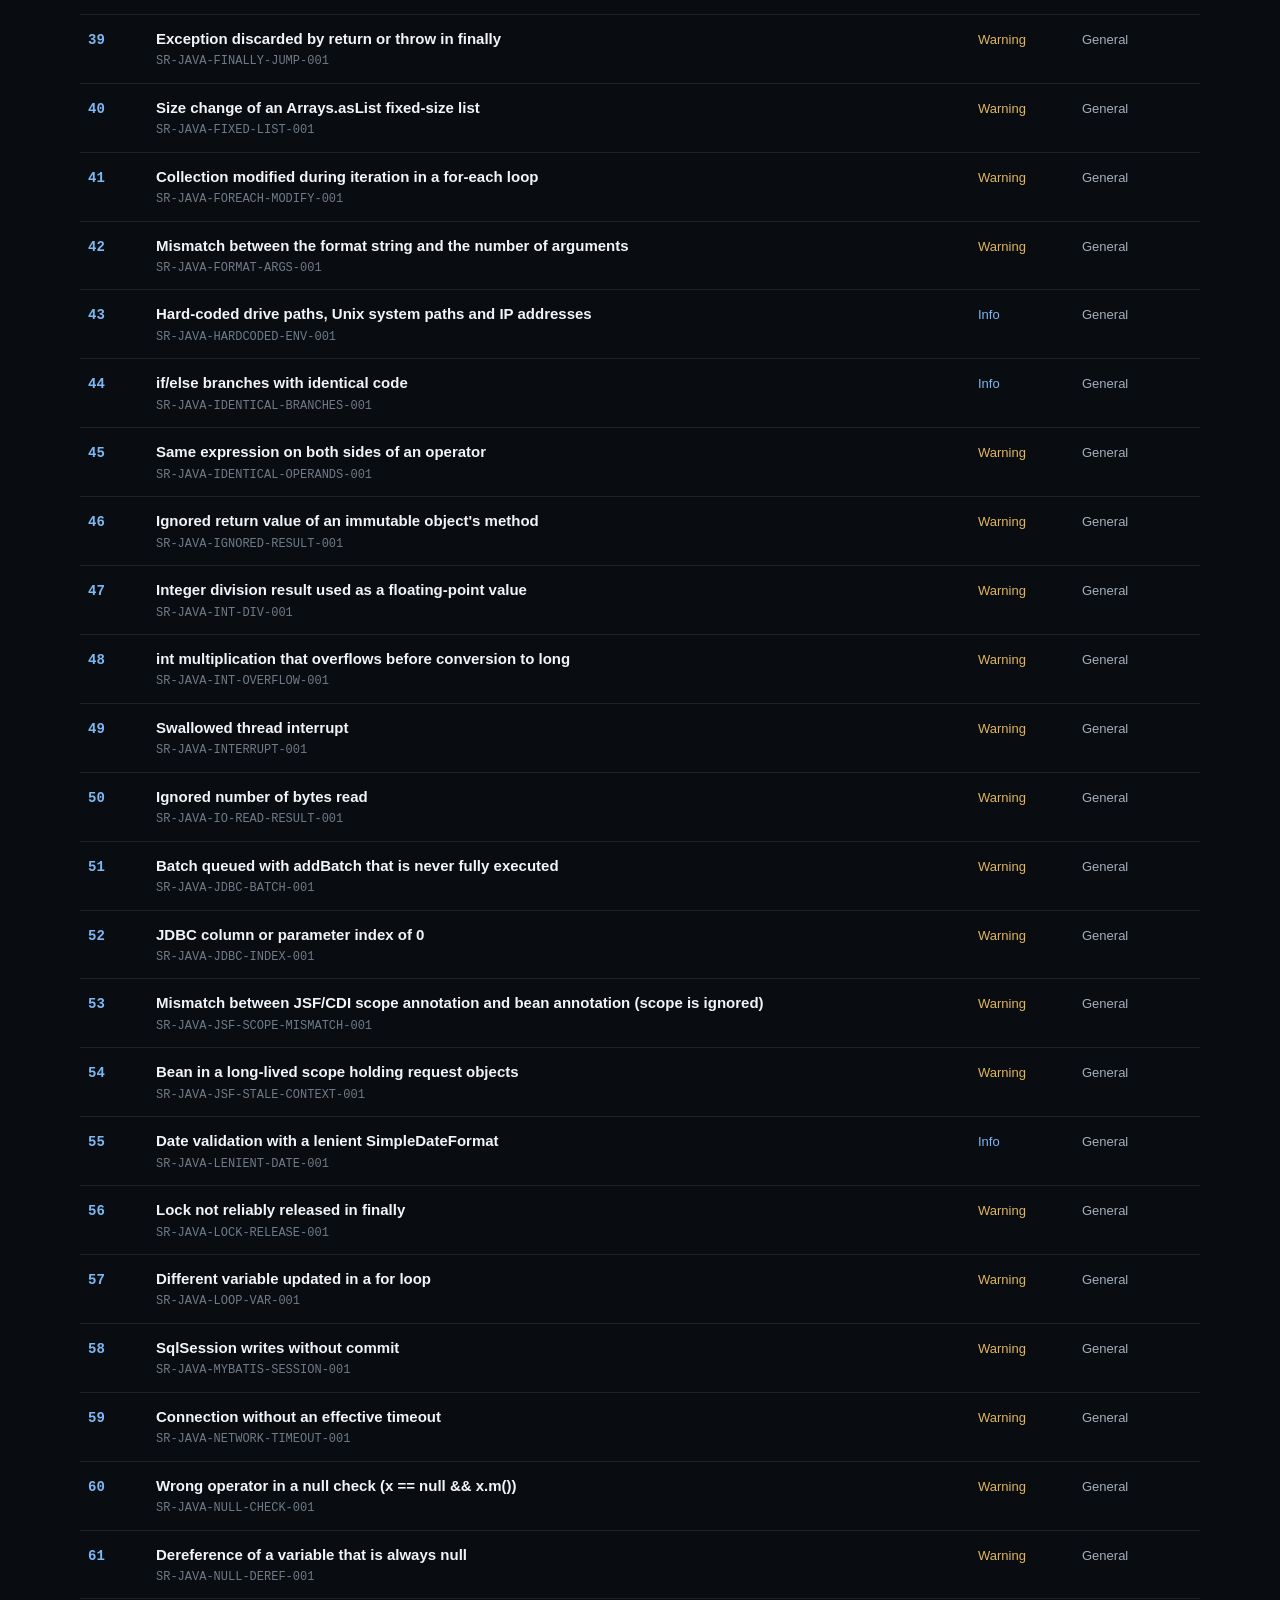
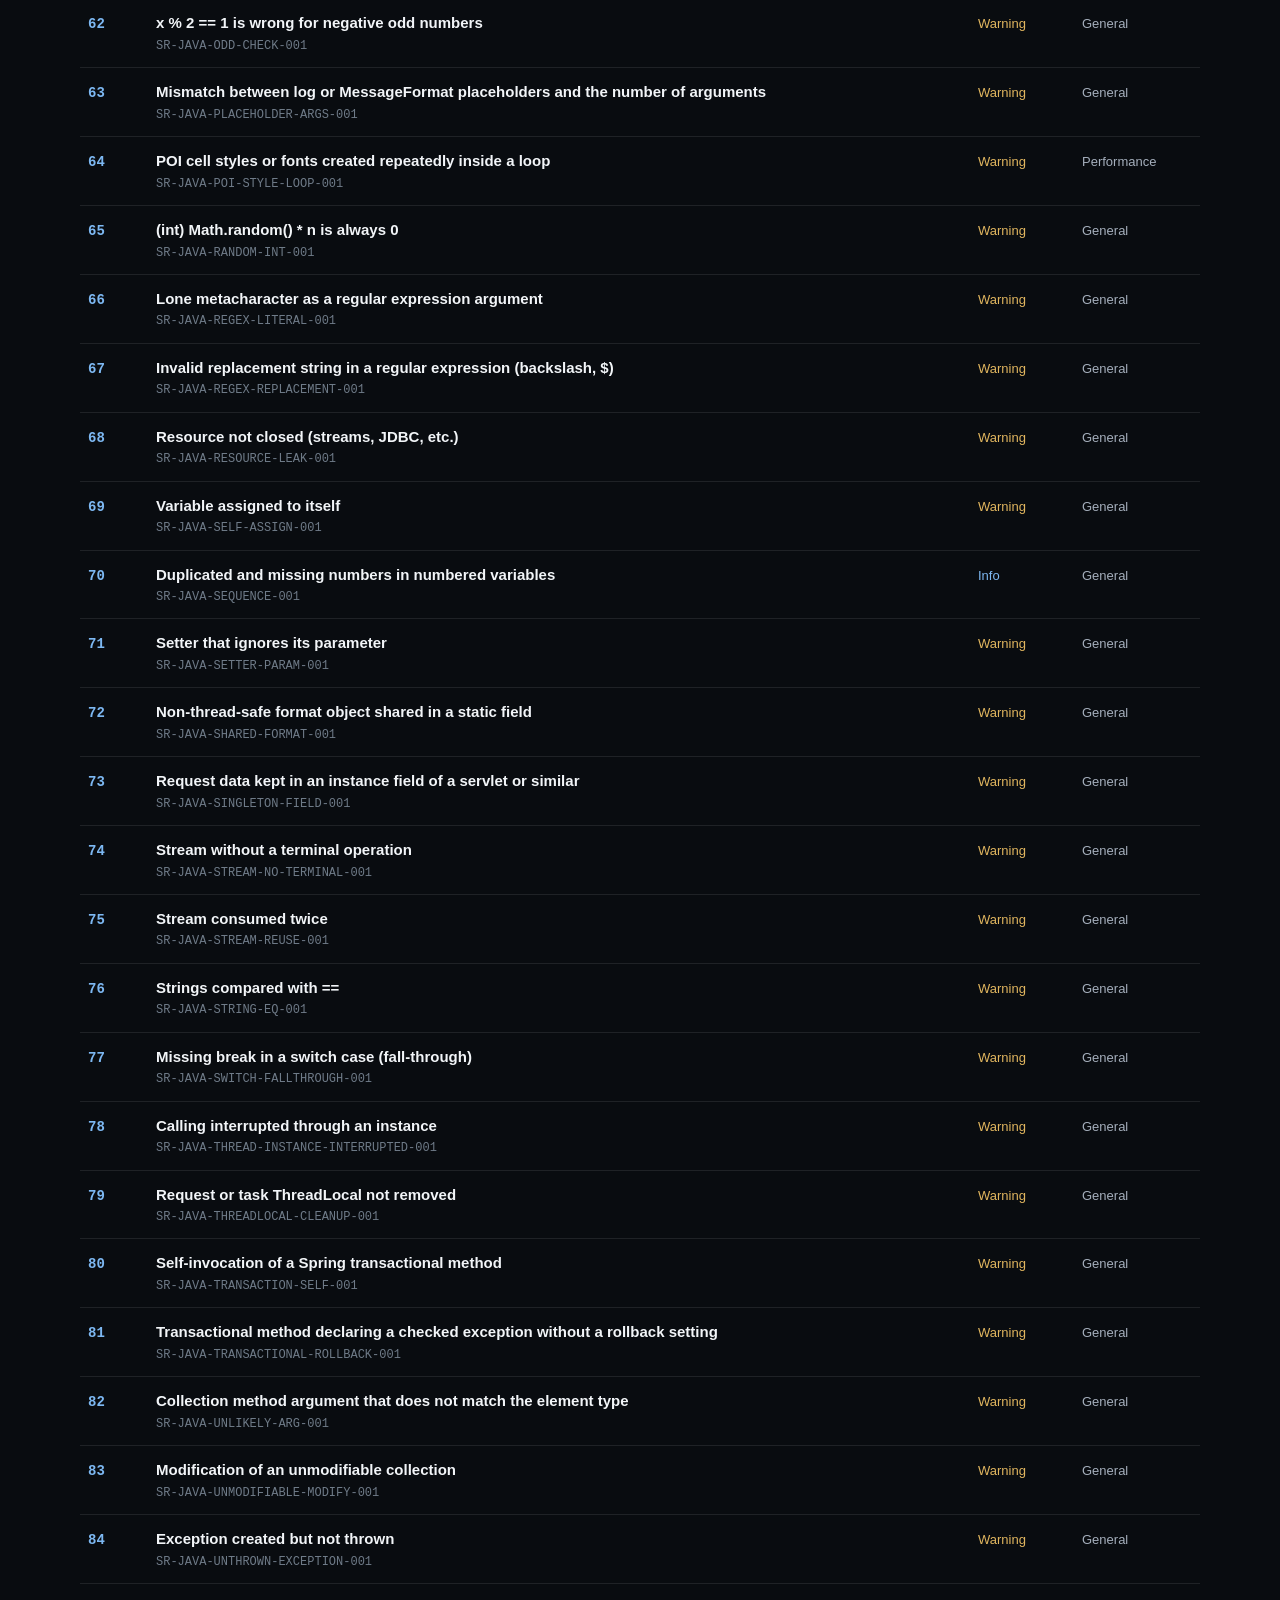
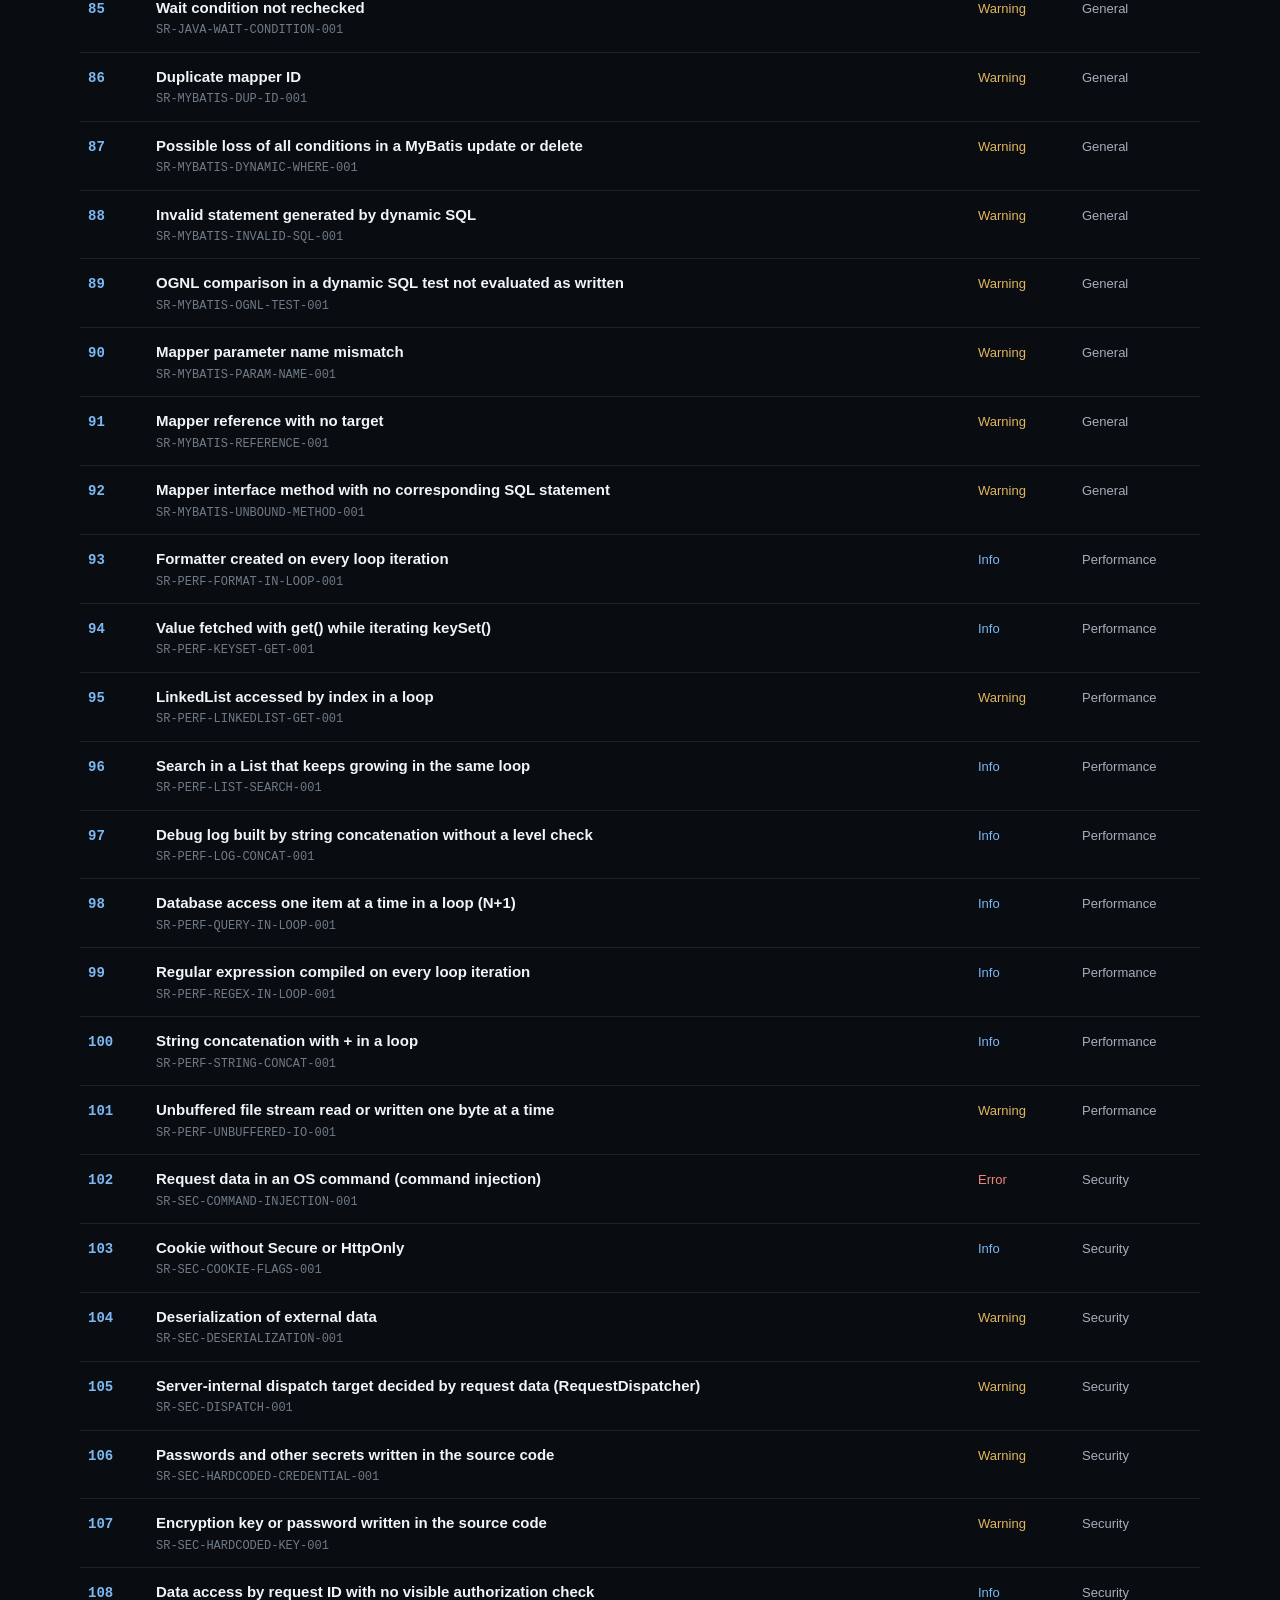
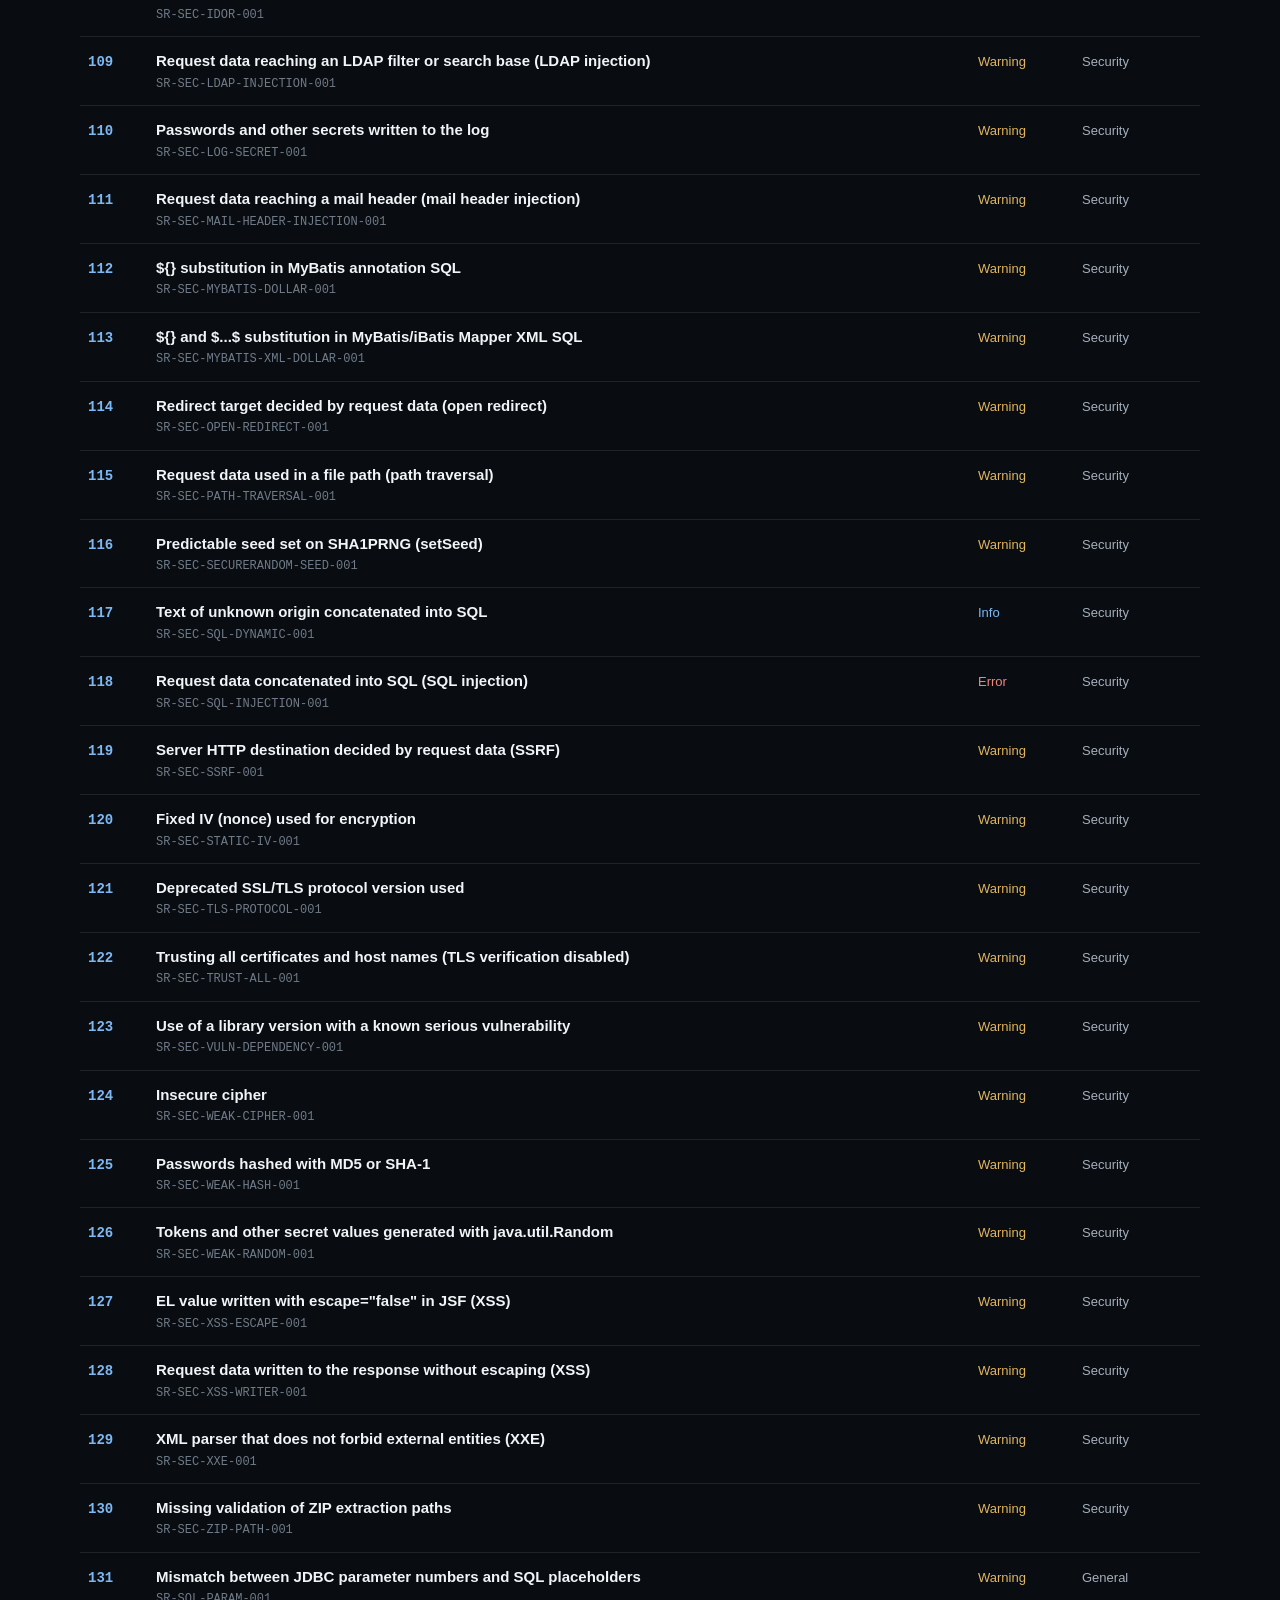
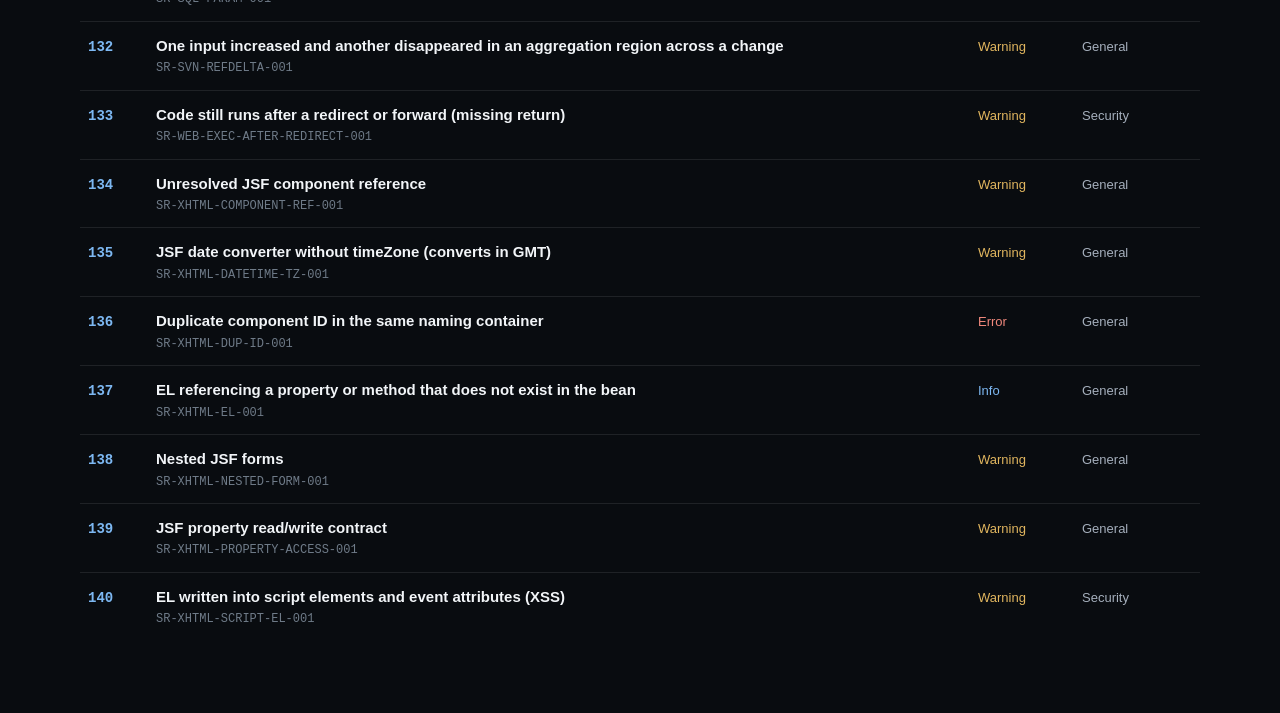
<file: smartreviewer/rules/index.html>
<!doctype html>
<html lang="en">
<head>
<meta charset="utf-8">
<meta name="viewport" content="width=device-width, initial-scale=1">
<meta name="robots" content="noindex, nofollow">
<meta name="theme-color" content="#090c10">
<title>Built-in rules — SmartReviewer</title>
<link rel="icon" href="../../assets/mark.svg" type="image/svg+xml">
<link rel="stylesheet" href="rules.css">
<script>
(function () {
  var known = ["ja", "zh", "en"], saved = null;
  try { saved = localStorage.getItem("sunimori.language"); } catch (ignore) { /* Use the browser's language. */ }
  var wanted = (saved ? [saved] : []).concat(navigator.languages || [navigator.language || "en"]);
  var chosen = wanted.map(function (l) { return String(l).toLowerCase().split("-")[0]; })
    .filter(function (l) { return known.indexOf(l) >= 0; })[0] || "en";
  location.replace(chosen + ".html" + location.hash);
}());
</script>
</head>
<body>
<main class="chooser">
<p class="eyebrow">SmartReviewer</p>
<ul><li><a href="ja.html" lang="ja">組み込みルール一覧 (日本語)</a></li><li><a href="zh.html" lang="zh">内置规则一览 (中文)</a></li><li><a href="en.html" lang="en">Built-in rules (English)</a></li></ul>
</main>
</body>
</html>
</file>
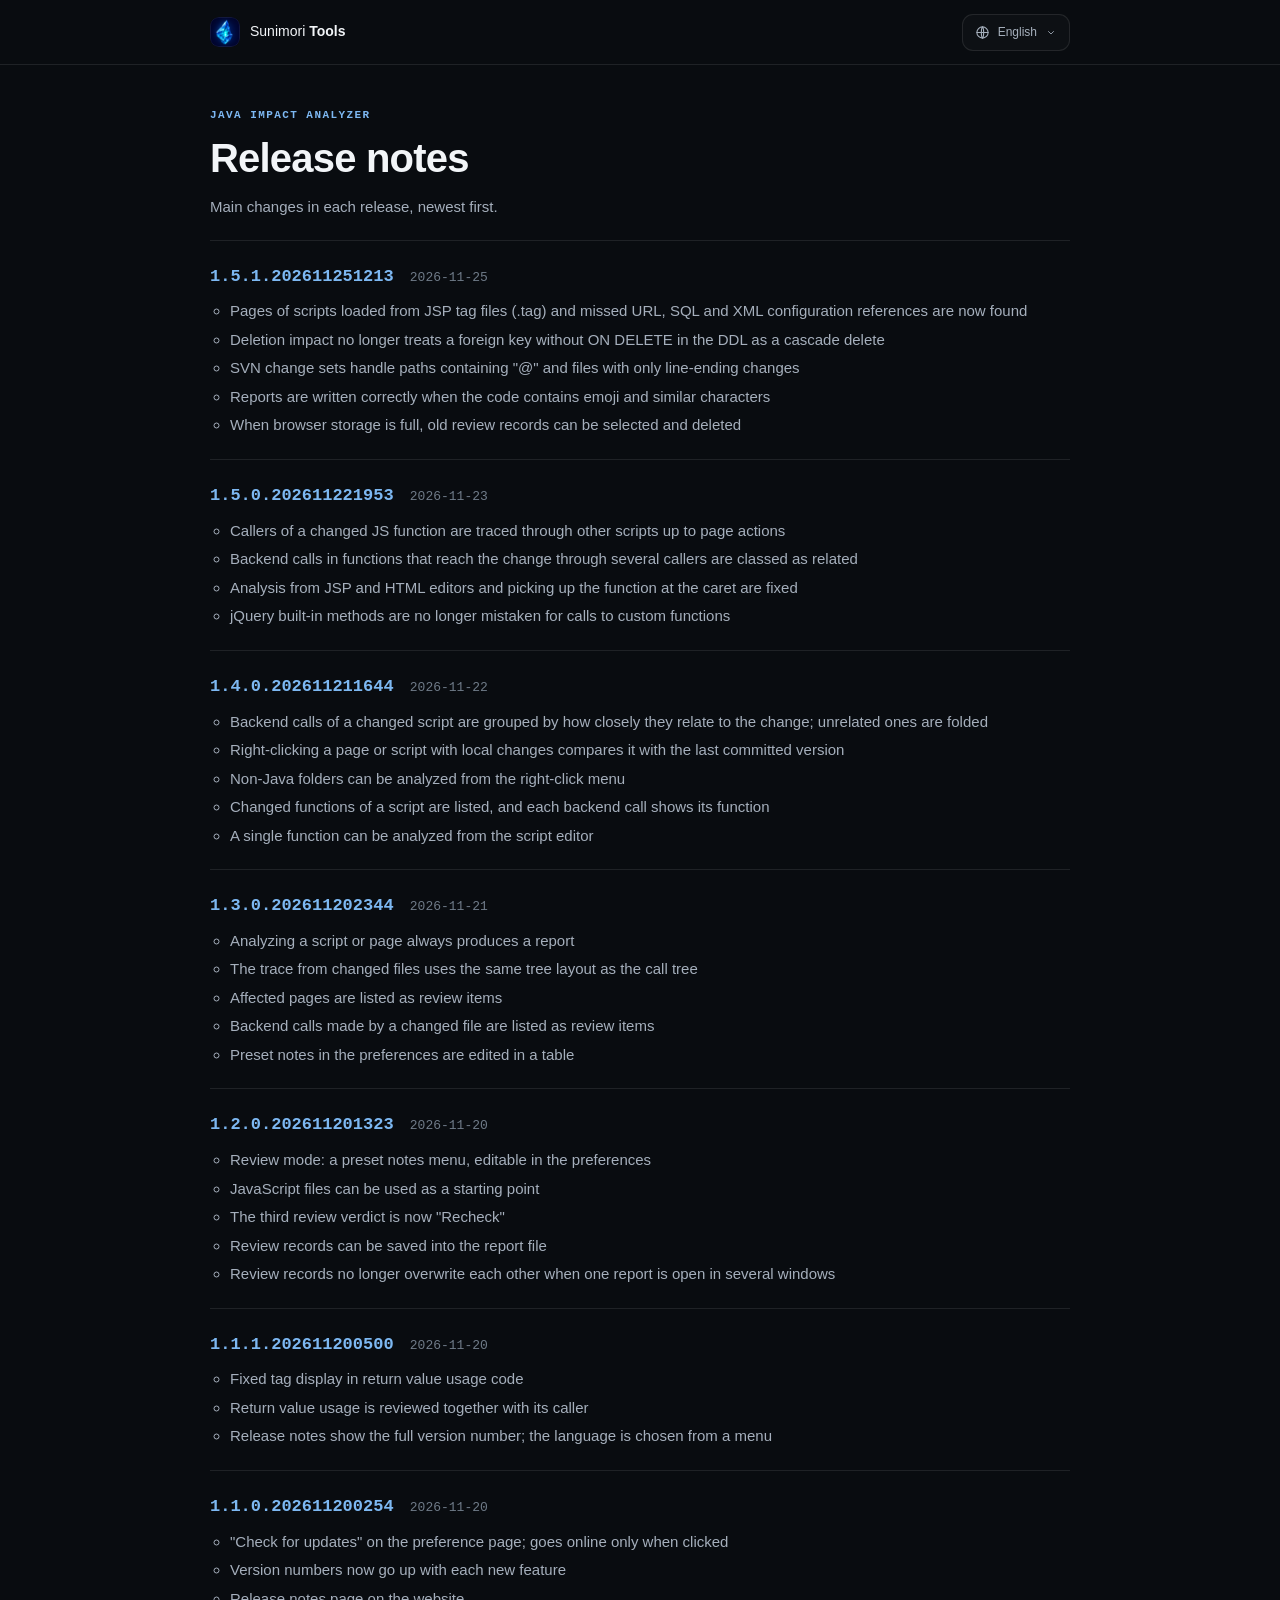
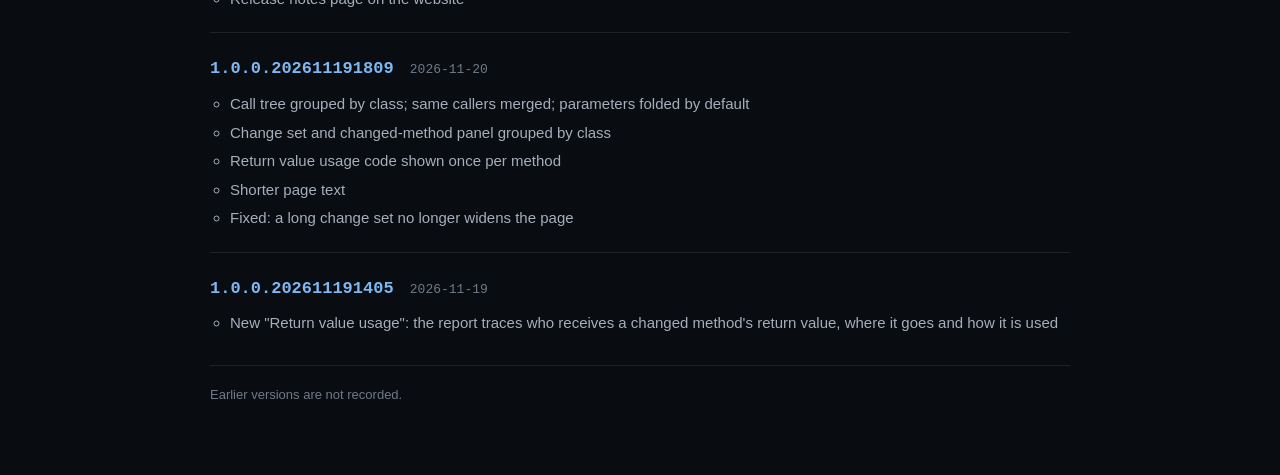
<file: impact-analyzer/changelog/en.html>
<!doctype html>
<html lang="en">
<head>
<meta charset="utf-8">
<meta name="viewport" content="width=device-width, initial-scale=1">
<meta name="theme-color" content="#090c10">
<meta name="description" content="Release notes for Java Impact Analyzer.">
<title>Release notes — Java Impact Analyzer</title>
<link rel="icon" href="../../assets/mark.svg" type="image/svg+xml">
<link rel="stylesheet" href="changelog.css">
</head>
<body>
<header class="topbar"><div class="wrap">
<a class="wordmark" href="../../index.html" title="Back to Sunimori Tools"><img src="../../assets/mark.svg" alt=""><span>Sunimori <b>Tools</b></span></a>
<details class="language"><summary class="language-button" aria-label="Language: English"><svg viewBox="0 0 24 24" aria-hidden="true"><circle cx="12" cy="12" r="9"/><path d="M3 12h18M12 3c2.5 2.5 2.5 15.5 0 18M12 3c-2.5 2.5-2.5 15.5 0 18"/></svg><span>English</span><svg class="chevron" viewBox="0 0 24 24" aria-hidden="true"><path d="m7 10 5 5 5-5"/></svg></summary><ul class="language-menu"><li><a href="ja.html" lang="ja" hreflang="ja"><svg class="check" viewBox="0 0 24 24" aria-hidden="true"><path d="m5 13 4 4L19 7"/></svg><span>日本語</span><small>JA</small></a></li><li><a href="zh.html" lang="zh" hreflang="zh"><svg class="check" viewBox="0 0 24 24" aria-hidden="true"><path d="m5 13 4 4L19 7"/></svg><span>中文</span><small>ZH</small></a></li><li><a href="en.html" lang="en" hreflang="en" aria-current="page"><svg class="check" viewBox="0 0 24 24" aria-hidden="true"><path d="m5 13 4 4L19 7"/></svg><span>English</span><small>EN</small></a></li></ul></details>
</div></header>
<main class="wrap">
<section class="intro">
<p class="eyebrow">Java Impact Analyzer</p>
<h1>Release notes</h1>
<p class="lead">Main changes in each release, newest first.</p>
</section>
<ol class="releases">
<li class="release" id="v1.5.1">
<h2><a href="#v1.5.1">1.5.1.202611251213</a></h2>
<p class="date"><time datetime="2026-11-25">2026-11-25</time></p>
<ul><li>Pages of scripts loaded from JSP tag files (.tag) and missed URL, SQL and XML configuration references are now found</li><li>Deletion impact no longer treats a foreign key without ON DELETE in the DDL as a cascade delete</li><li>SVN change sets handle paths containing &quot;@&quot; and files with only line-ending changes</li><li>Reports are written correctly when the code contains emoji and similar characters</li><li>When browser storage is full, old review records can be selected and deleted</li></ul>
</li>
<li class="release" id="v1.5.0">
<h2><a href="#v1.5.0">1.5.0.202611221953</a></h2>
<p class="date"><time datetime="2026-11-23">2026-11-23</time></p>
<ul><li>Callers of a changed JS function are traced through other scripts up to page actions</li><li>Backend calls in functions that reach the change through several callers are classed as related</li><li>Analysis from JSP and HTML editors and picking up the function at the caret are fixed</li><li>jQuery built-in methods are no longer mistaken for calls to custom functions</li></ul>
</li>
<li class="release" id="v1.4.0">
<h2><a href="#v1.4.0">1.4.0.202611211644</a></h2>
<p class="date"><time datetime="2026-11-22">2026-11-22</time></p>
<ul><li>Backend calls of a changed script are grouped by how closely they relate to the change; unrelated ones are folded</li><li>Right-clicking a page or script with local changes compares it with the last committed version</li><li>Non-Java folders can be analyzed from the right-click menu</li><li>Changed functions of a script are listed, and each backend call shows its function</li><li>A single function can be analyzed from the script editor</li></ul>
</li>
<li class="release" id="v1.3.0">
<h2><a href="#v1.3.0">1.3.0.202611202344</a></h2>
<p class="date"><time datetime="2026-11-21">2026-11-21</time></p>
<ul><li>Analyzing a script or page always produces a report</li><li>The trace from changed files uses the same tree layout as the call tree</li><li>Affected pages are listed as review items</li><li>Backend calls made by a changed file are listed as review items</li><li>Preset notes in the preferences are edited in a table</li></ul>
</li>
<li class="release" id="v1.2.0">
<h2><a href="#v1.2.0">1.2.0.202611201323</a></h2>
<p class="date"><time datetime="2026-11-20">2026-11-20</time></p>
<ul><li>Review mode: a preset notes menu, editable in the preferences</li><li>JavaScript files can be used as a starting point</li><li>The third review verdict is now &quot;Recheck&quot;</li><li>Review records can be saved into the report file</li><li>Review records no longer overwrite each other when one report is open in several windows</li></ul>
</li>
<li class="release" id="v1.1.1">
<h2><a href="#v1.1.1">1.1.1.202611200500</a></h2>
<p class="date"><time datetime="2026-11-20">2026-11-20</time></p>
<ul><li>Fixed tag display in return value usage code</li><li>Return value usage is reviewed together with its caller</li><li>Release notes show the full version number; the language is chosen from a menu</li></ul>
</li>
<li class="release" id="v1.1.0">
<h2><a href="#v1.1.0">1.1.0.202611200254</a></h2>
<p class="date"><time datetime="2026-11-20">2026-11-20</time></p>
<ul><li>&quot;Check for updates&quot; on the preference page; goes online only when clicked</li><li>Version numbers now go up with each new feature</li><li>Release notes page on the website</li></ul>
</li>
<li class="release" id="v1.0.0.202611191809">
<h2><a href="#v1.0.0.202611191809">1.0.0.202611191809</a></h2>
<p class="date"><time datetime="2026-11-20">2026-11-20</time></p>
<ul><li>Call tree grouped by class; same callers merged; parameters folded by default</li><li>Change set and changed-method panel grouped by class</li><li>Return value usage code shown once per method</li><li>Shorter page text</li><li>Fixed: a long change set no longer widens the page</li></ul>
</li>
<li class="release" id="v1.0.0.202611191405">
<h2><a href="#v1.0.0.202611191405">1.0.0.202611191405</a></h2>
<p class="date"><time datetime="2026-11-19">2026-11-19</time></p>
<ul><li>New &quot;Return value usage&quot;: the report traces who receives a changed method&#39;s return value, where it goes and how it is used</li></ul>
</li>
</ol>
<p class="older">Earlier versions are not recorded.</p>
</main>
<script>
(function () {
  var menu = document.querySelector(".language");
  if (!menu) { return; }
  menu.querySelectorAll(".language-menu a").forEach(function (link) {
    link.addEventListener("click", function () {
      try { localStorage.setItem("sunimori.language", link.lang); } catch (ignore) { /* Works without storage. */ }
      link.setAttribute("href", link.getAttribute("href").split("#")[0] + location.hash);
    });
  });
  document.addEventListener("click", function (event) {
    if (menu.open && !menu.contains(event.target)) { menu.open = false; }
  });
  document.addEventListener("keydown", function (event) {
    if (event.key === "Escape" && menu.open) { menu.open = false; menu.querySelector("summary").focus(); }
  });
}());
</script>
</body>
</html>
</file>
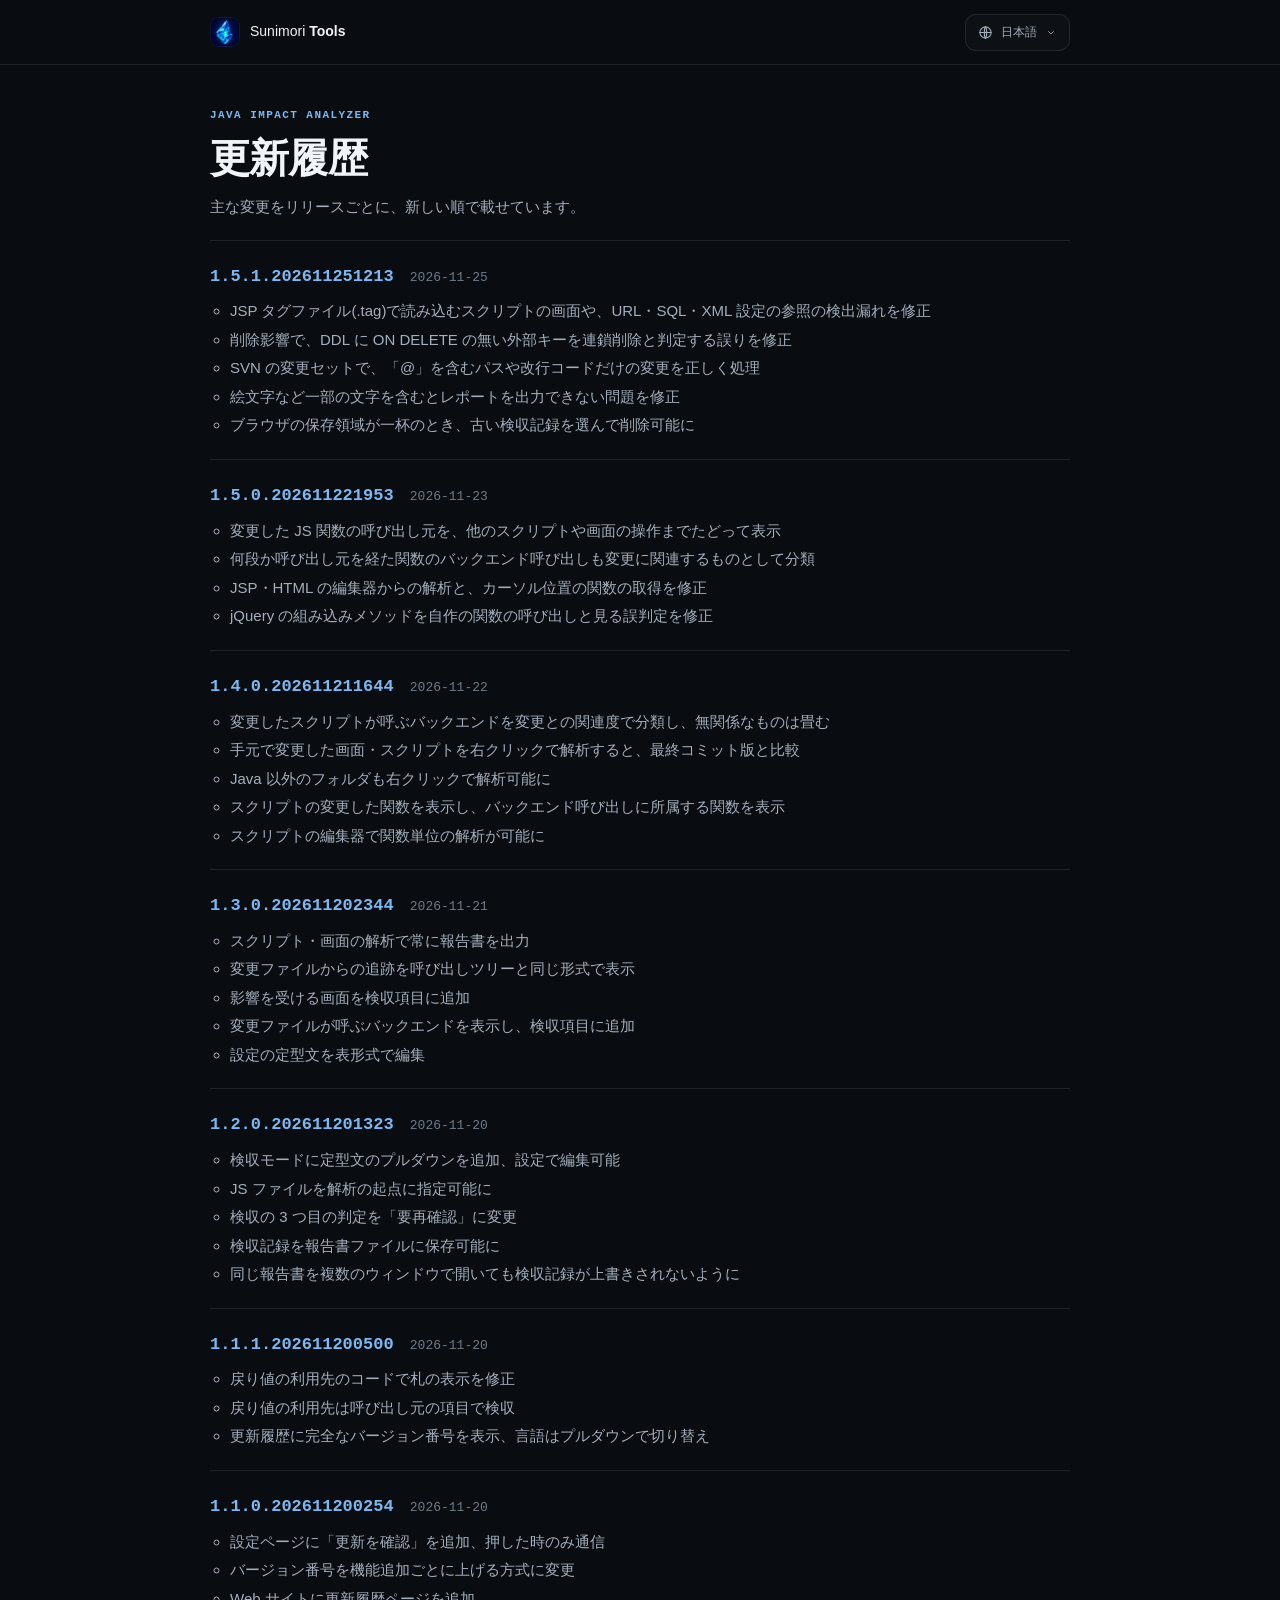
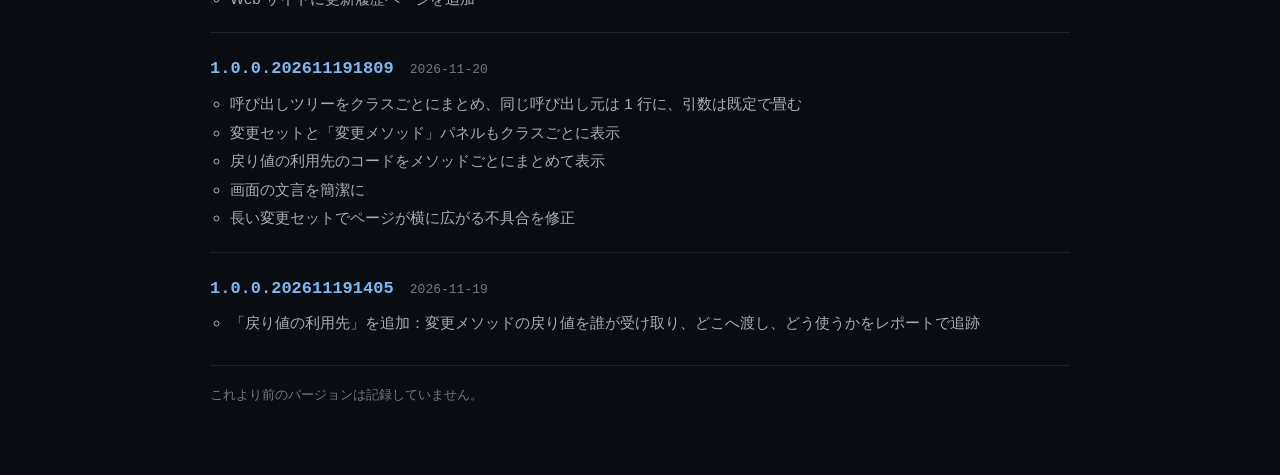
<file: impact-analyzer/changelog/ja.html>
<!doctype html>
<html lang="ja">
<head>
<meta charset="utf-8">
<meta name="viewport" content="width=device-width, initial-scale=1">
<meta name="theme-color" content="#090c10">
<meta name="description" content="Java Impact Analyzer の更新履歴です。">
<title>更新履歴 — Java Impact Analyzer</title>
<link rel="icon" href="../../assets/mark.svg" type="image/svg+xml">
<link rel="stylesheet" href="changelog.css">
</head>
<body>
<header class="topbar"><div class="wrap">
<a class="wordmark" href="../../index.html" title="Sunimori Tools へ戻る"><img src="../../assets/mark.svg" alt=""><span>Sunimori <b>Tools</b></span></a>
<details class="language"><summary class="language-button" aria-label="Language: 日本語"><svg viewBox="0 0 24 24" aria-hidden="true"><circle cx="12" cy="12" r="9"/><path d="M3 12h18M12 3c2.5 2.5 2.5 15.5 0 18M12 3c-2.5 2.5-2.5 15.5 0 18"/></svg><span>日本語</span><svg class="chevron" viewBox="0 0 24 24" aria-hidden="true"><path d="m7 10 5 5 5-5"/></svg></summary><ul class="language-menu"><li><a href="ja.html" lang="ja" hreflang="ja" aria-current="page"><svg class="check" viewBox="0 0 24 24" aria-hidden="true"><path d="m5 13 4 4L19 7"/></svg><span>日本語</span><small>JA</small></a></li><li><a href="zh.html" lang="zh" hreflang="zh"><svg class="check" viewBox="0 0 24 24" aria-hidden="true"><path d="m5 13 4 4L19 7"/></svg><span>中文</span><small>ZH</small></a></li><li><a href="en.html" lang="en" hreflang="en"><svg class="check" viewBox="0 0 24 24" aria-hidden="true"><path d="m5 13 4 4L19 7"/></svg><span>English</span><small>EN</small></a></li></ul></details>
</div></header>
<main class="wrap">
<section class="intro">
<p class="eyebrow">Java Impact Analyzer</p>
<h1>更新履歴</h1>
<p class="lead">主な変更をリリースごとに、新しい順で載せています。</p>
</section>
<ol class="releases">
<li class="release" id="v1.5.1">
<h2><a href="#v1.5.1">1.5.1.202611251213</a></h2>
<p class="date"><time datetime="2026-11-25">2026-11-25</time></p>
<ul><li>JSP タグファイル(.tag)で読み込むスクリプトの画面や、URL・SQL・XML 設定の参照の検出漏れを修正</li><li>削除影響で、DDL に ON DELETE の無い外部キーを連鎖削除と判定する誤りを修正</li><li>SVN の変更セットで、「@」を含むパスや改行コードだけの変更を正しく処理</li><li>絵文字など一部の文字を含むとレポートを出力できない問題を修正</li><li>ブラウザの保存領域が一杯のとき、古い検収記録を選んで削除可能に</li></ul>
</li>
<li class="release" id="v1.5.0">
<h2><a href="#v1.5.0">1.5.0.202611221953</a></h2>
<p class="date"><time datetime="2026-11-23">2026-11-23</time></p>
<ul><li>変更した JS 関数の呼び出し元を、他のスクリプトや画面の操作までたどって表示</li><li>何段か呼び出し元を経た関数のバックエンド呼び出しも変更に関連するものとして分類</li><li>JSP・HTML の編集器からの解析と、カーソル位置の関数の取得を修正</li><li>jQuery の組み込みメソッドを自作の関数の呼び出しと見る誤判定を修正</li></ul>
</li>
<li class="release" id="v1.4.0">
<h2><a href="#v1.4.0">1.4.0.202611211644</a></h2>
<p class="date"><time datetime="2026-11-22">2026-11-22</time></p>
<ul><li>変更したスクリプトが呼ぶバックエンドを変更との関連度で分類し、無関係なものは畳む</li><li>手元で変更した画面・スクリプトを右クリックで解析すると、最終コミット版と比較</li><li>Java 以外のフォルダも右クリックで解析可能に</li><li>スクリプトの変更した関数を表示し、バックエンド呼び出しに所属する関数を表示</li><li>スクリプトの編集器で関数単位の解析が可能に</li></ul>
</li>
<li class="release" id="v1.3.0">
<h2><a href="#v1.3.0">1.3.0.202611202344</a></h2>
<p class="date"><time datetime="2026-11-21">2026-11-21</time></p>
<ul><li>スクリプト・画面の解析で常に報告書を出力</li><li>変更ファイルからの追跡を呼び出しツリーと同じ形式で表示</li><li>影響を受ける画面を検収項目に追加</li><li>変更ファイルが呼ぶバックエンドを表示し、検収項目に追加</li><li>設定の定型文を表形式で編集</li></ul>
</li>
<li class="release" id="v1.2.0">
<h2><a href="#v1.2.0">1.2.0.202611201323</a></h2>
<p class="date"><time datetime="2026-11-20">2026-11-20</time></p>
<ul><li>検収モードに定型文のプルダウンを追加、設定で編集可能</li><li>JS ファイルを解析の起点に指定可能に</li><li>検収の 3 つ目の判定を「要再確認」に変更</li><li>検収記録を報告書ファイルに保存可能に</li><li>同じ報告書を複数のウィンドウで開いても検収記録が上書きされないように</li></ul>
</li>
<li class="release" id="v1.1.1">
<h2><a href="#v1.1.1">1.1.1.202611200500</a></h2>
<p class="date"><time datetime="2026-11-20">2026-11-20</time></p>
<ul><li>戻り値の利用先のコードで札の表示を修正</li><li>戻り値の利用先は呼び出し元の項目で検収</li><li>更新履歴に完全なバージョン番号を表示、言語はプルダウンで切り替え</li></ul>
</li>
<li class="release" id="v1.1.0">
<h2><a href="#v1.1.0">1.1.0.202611200254</a></h2>
<p class="date"><time datetime="2026-11-20">2026-11-20</time></p>
<ul><li>設定ページに「更新を確認」を追加、押した時のみ通信</li><li>バージョン番号を機能追加ごとに上げる方式に変更</li><li>Web サイトに更新履歴ページを追加</li></ul>
</li>
<li class="release" id="v1.0.0.202611191809">
<h2><a href="#v1.0.0.202611191809">1.0.0.202611191809</a></h2>
<p class="date"><time datetime="2026-11-20">2026-11-20</time></p>
<ul><li>呼び出しツリーをクラスごとにまとめ、同じ呼び出し元は 1 行に、引数は既定で畳む</li><li>変更セットと「変更メソッド」パネルもクラスごとに表示</li><li>戻り値の利用先のコードをメソッドごとにまとめて表示</li><li>画面の文言を簡潔に</li><li>長い変更セットでページが横に広がる不具合を修正</li></ul>
</li>
<li class="release" id="v1.0.0.202611191405">
<h2><a href="#v1.0.0.202611191405">1.0.0.202611191405</a></h2>
<p class="date"><time datetime="2026-11-19">2026-11-19</time></p>
<ul><li>「戻り値の利用先」を追加：変更メソッドの戻り値を誰が受け取り、どこへ渡し、どう使うかをレポートで追跡</li></ul>
</li>
</ol>
<p class="older">これより前のバージョンは記録していません。</p>
</main>
<script>
(function () {
  var menu = document.querySelector(".language");
  if (!menu) { return; }
  menu.querySelectorAll(".language-menu a").forEach(function (link) {
    link.addEventListener("click", function () {
      try { localStorage.setItem("sunimori.language", link.lang); } catch (ignore) { /* Works without storage. */ }
      link.setAttribute("href", link.getAttribute("href").split("#")[0] + location.hash);
    });
  });
  document.addEventListener("click", function (event) {
    if (menu.open && !menu.contains(event.target)) { menu.open = false; }
  });
  document.addEventListener("keydown", function (event) {
    if (event.key === "Escape" && menu.open) { menu.open = false; menu.querySelector("summary").focus(); }
  });
}());
</script>
</body>
</html>
</file>
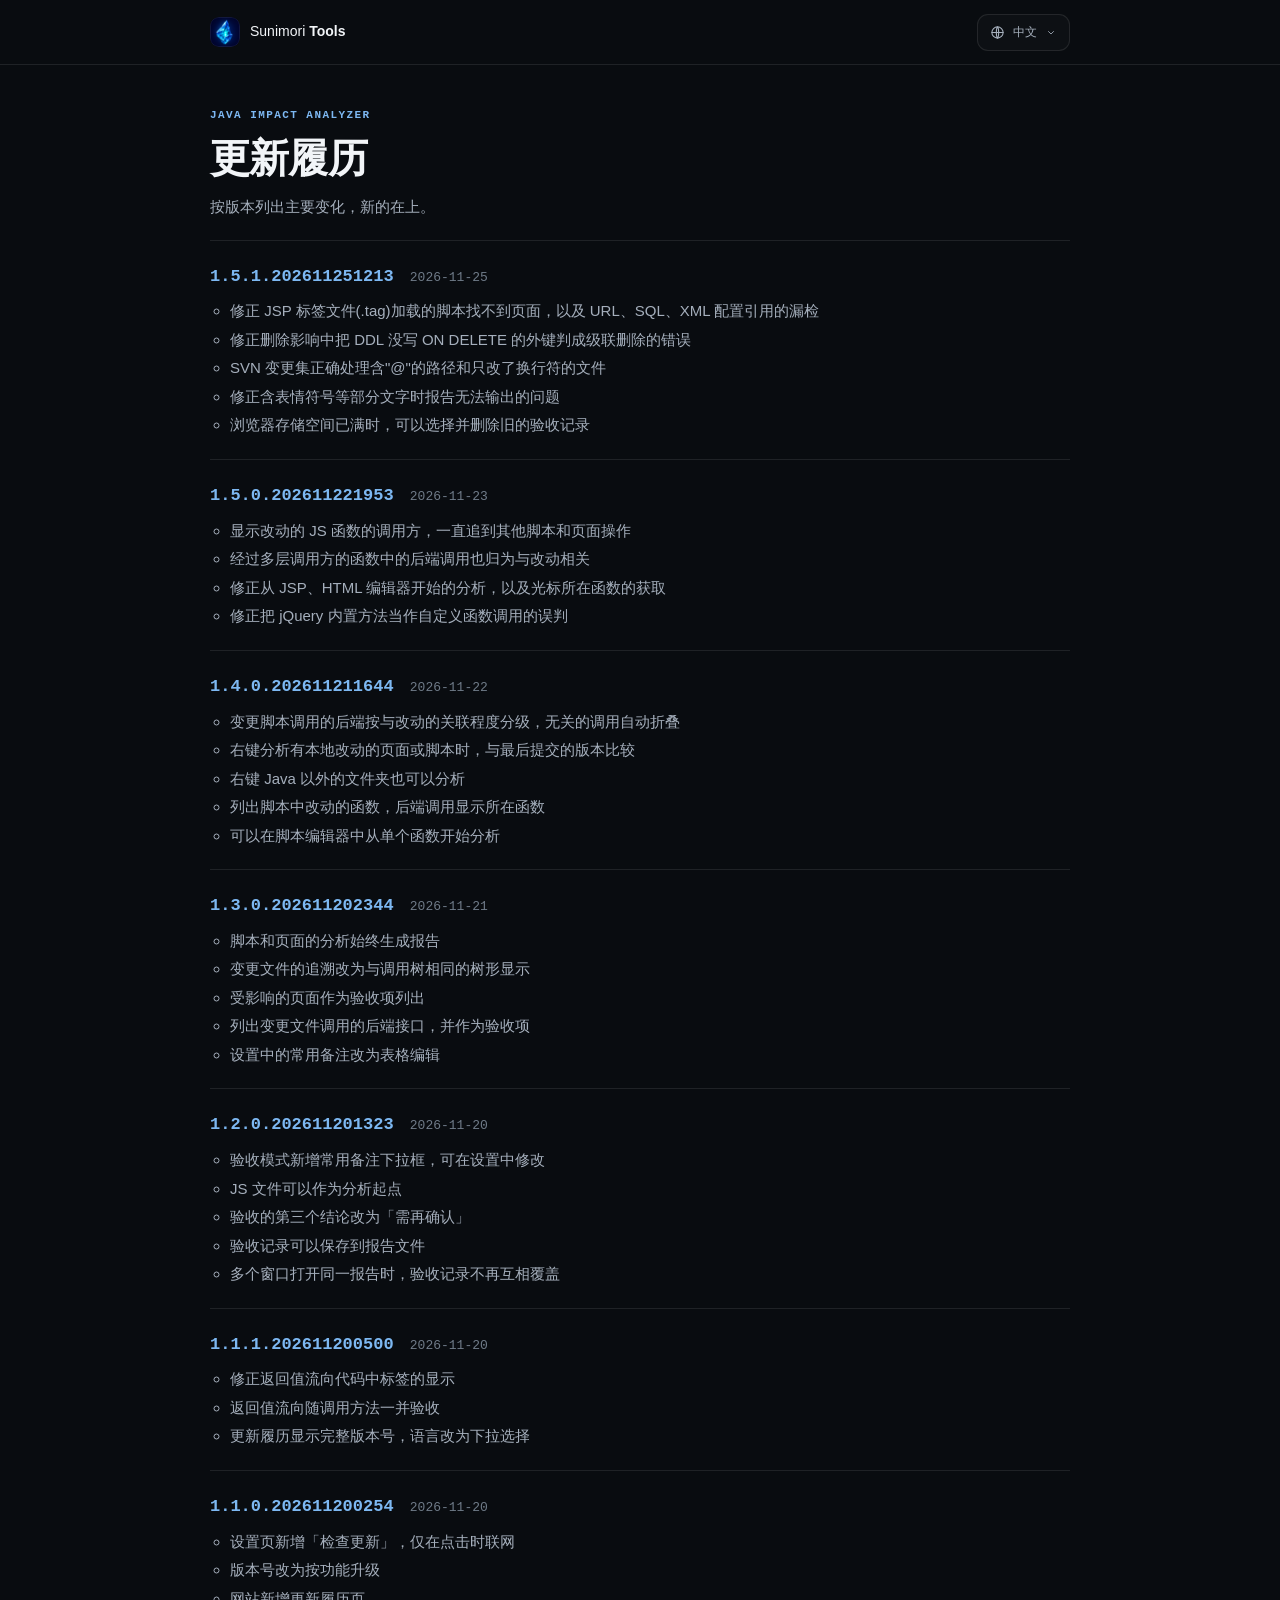
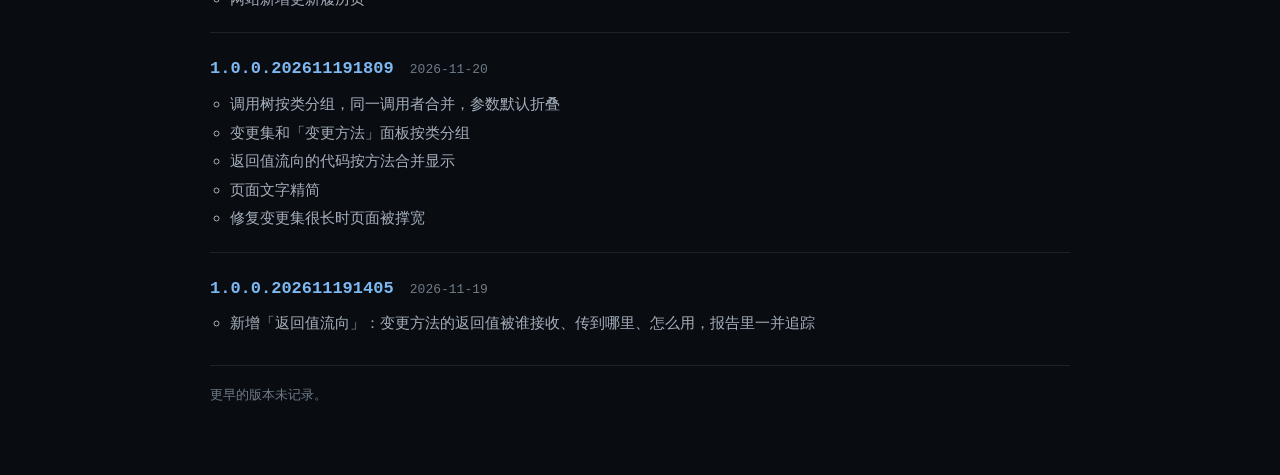
<file: impact-analyzer/changelog/zh.html>
<!doctype html>
<html lang="zh">
<head>
<meta charset="utf-8">
<meta name="viewport" content="width=device-width, initial-scale=1">
<meta name="theme-color" content="#090c10">
<meta name="description" content="Java Impact Analyzer 的更新履历。">
<title>更新履历 — Java Impact Analyzer</title>
<link rel="icon" href="../../assets/mark.svg" type="image/svg+xml">
<link rel="stylesheet" href="changelog.css">
</head>
<body>
<header class="topbar"><div class="wrap">
<a class="wordmark" href="../../index.html" title="返回 Sunimori Tools"><img src="../../assets/mark.svg" alt=""><span>Sunimori <b>Tools</b></span></a>
<details class="language"><summary class="language-button" aria-label="Language: 中文"><svg viewBox="0 0 24 24" aria-hidden="true"><circle cx="12" cy="12" r="9"/><path d="M3 12h18M12 3c2.5 2.5 2.5 15.5 0 18M12 3c-2.5 2.5-2.5 15.5 0 18"/></svg><span>中文</span><svg class="chevron" viewBox="0 0 24 24" aria-hidden="true"><path d="m7 10 5 5 5-5"/></svg></summary><ul class="language-menu"><li><a href="ja.html" lang="ja" hreflang="ja"><svg class="check" viewBox="0 0 24 24" aria-hidden="true"><path d="m5 13 4 4L19 7"/></svg><span>日本語</span><small>JA</small></a></li><li><a href="zh.html" lang="zh" hreflang="zh" aria-current="page"><svg class="check" viewBox="0 0 24 24" aria-hidden="true"><path d="m5 13 4 4L19 7"/></svg><span>中文</span><small>ZH</small></a></li><li><a href="en.html" lang="en" hreflang="en"><svg class="check" viewBox="0 0 24 24" aria-hidden="true"><path d="m5 13 4 4L19 7"/></svg><span>English</span><small>EN</small></a></li></ul></details>
</div></header>
<main class="wrap">
<section class="intro">
<p class="eyebrow">Java Impact Analyzer</p>
<h1>更新履历</h1>
<p class="lead">按版本列出主要变化，新的在上。</p>
</section>
<ol class="releases">
<li class="release" id="v1.5.1">
<h2><a href="#v1.5.1">1.5.1.202611251213</a></h2>
<p class="date"><time datetime="2026-11-25">2026-11-25</time></p>
<ul><li>修正 JSP 标签文件(.tag)加载的脚本找不到页面，以及 URL、SQL、XML 配置引用的漏检</li><li>修正删除影响中把 DDL 没写 ON DELETE 的外键判成级联删除的错误</li><li>SVN 变更集正确处理含&quot;@&quot;的路径和只改了换行符的文件</li><li>修正含表情符号等部分文字时报告无法输出的问题</li><li>浏览器存储空间已满时，可以选择并删除旧的验收记录</li></ul>
</li>
<li class="release" id="v1.5.0">
<h2><a href="#v1.5.0">1.5.0.202611221953</a></h2>
<p class="date"><time datetime="2026-11-23">2026-11-23</time></p>
<ul><li>显示改动的 JS 函数的调用方，一直追到其他脚本和页面操作</li><li>经过多层调用方的函数中的后端调用也归为与改动相关</li><li>修正从 JSP、HTML 编辑器开始的分析，以及光标所在函数的获取</li><li>修正把 jQuery 内置方法当作自定义函数调用的误判</li></ul>
</li>
<li class="release" id="v1.4.0">
<h2><a href="#v1.4.0">1.4.0.202611211644</a></h2>
<p class="date"><time datetime="2026-11-22">2026-11-22</time></p>
<ul><li>变更脚本调用的后端按与改动的关联程度分级，无关的调用自动折叠</li><li>右键分析有本地改动的页面或脚本时，与最后提交的版本比较</li><li>右键 Java 以外的文件夹也可以分析</li><li>列出脚本中改动的函数，后端调用显示所在函数</li><li>可以在脚本编辑器中从单个函数开始分析</li></ul>
</li>
<li class="release" id="v1.3.0">
<h2><a href="#v1.3.0">1.3.0.202611202344</a></h2>
<p class="date"><time datetime="2026-11-21">2026-11-21</time></p>
<ul><li>脚本和页面的分析始终生成报告</li><li>变更文件的追溯改为与调用树相同的树形显示</li><li>受影响的页面作为验收项列出</li><li>列出变更文件调用的后端接口，并作为验收项</li><li>设置中的常用备注改为表格编辑</li></ul>
</li>
<li class="release" id="v1.2.0">
<h2><a href="#v1.2.0">1.2.0.202611201323</a></h2>
<p class="date"><time datetime="2026-11-20">2026-11-20</time></p>
<ul><li>验收模式新增常用备注下拉框，可在设置中修改</li><li>JS 文件可以作为分析起点</li><li>验收的第三个结论改为「需再确认」</li><li>验收记录可以保存到报告文件</li><li>多个窗口打开同一报告时，验收记录不再互相覆盖</li></ul>
</li>
<li class="release" id="v1.1.1">
<h2><a href="#v1.1.1">1.1.1.202611200500</a></h2>
<p class="date"><time datetime="2026-11-20">2026-11-20</time></p>
<ul><li>修正返回值流向代码中标签的显示</li><li>返回值流向随调用方法一并验收</li><li>更新履历显示完整版本号，语言改为下拉选择</li></ul>
</li>
<li class="release" id="v1.1.0">
<h2><a href="#v1.1.0">1.1.0.202611200254</a></h2>
<p class="date"><time datetime="2026-11-20">2026-11-20</time></p>
<ul><li>设置页新增「检查更新」，仅在点击时联网</li><li>版本号改为按功能升级</li><li>网站新增更新履历页</li></ul>
</li>
<li class="release" id="v1.0.0.202611191809">
<h2><a href="#v1.0.0.202611191809">1.0.0.202611191809</a></h2>
<p class="date"><time datetime="2026-11-20">2026-11-20</time></p>
<ul><li>调用树按类分组，同一调用者合并，参数默认折叠</li><li>变更集和「变更方法」面板按类分组</li><li>返回值流向的代码按方法合并显示</li><li>页面文字精简</li><li>修复变更集很长时页面被撑宽</li></ul>
</li>
<li class="release" id="v1.0.0.202611191405">
<h2><a href="#v1.0.0.202611191405">1.0.0.202611191405</a></h2>
<p class="date"><time datetime="2026-11-19">2026-11-19</time></p>
<ul><li>新增「返回值流向」：变更方法的返回值被谁接收、传到哪里、怎么用，报告里一并追踪</li></ul>
</li>
</ol>
<p class="older">更早的版本未记录。</p>
</main>
<script>
(function () {
  var menu = document.querySelector(".language");
  if (!menu) { return; }
  menu.querySelectorAll(".language-menu a").forEach(function (link) {
    link.addEventListener("click", function () {
      try { localStorage.setItem("sunimori.language", link.lang); } catch (ignore) { /* Works without storage. */ }
      link.setAttribute("href", link.getAttribute("href").split("#")[0] + location.hash);
    });
  });
  document.addEventListener("click", function (event) {
    if (menu.open && !menu.contains(event.target)) { menu.open = false; }
  });
  document.addEventListener("keydown", function (event) {
    if (event.key === "Escape" && menu.open) { menu.open = false; menu.querySelector("summary").focus(); }
  });
}());
</script>
</body>
</html>
</file>
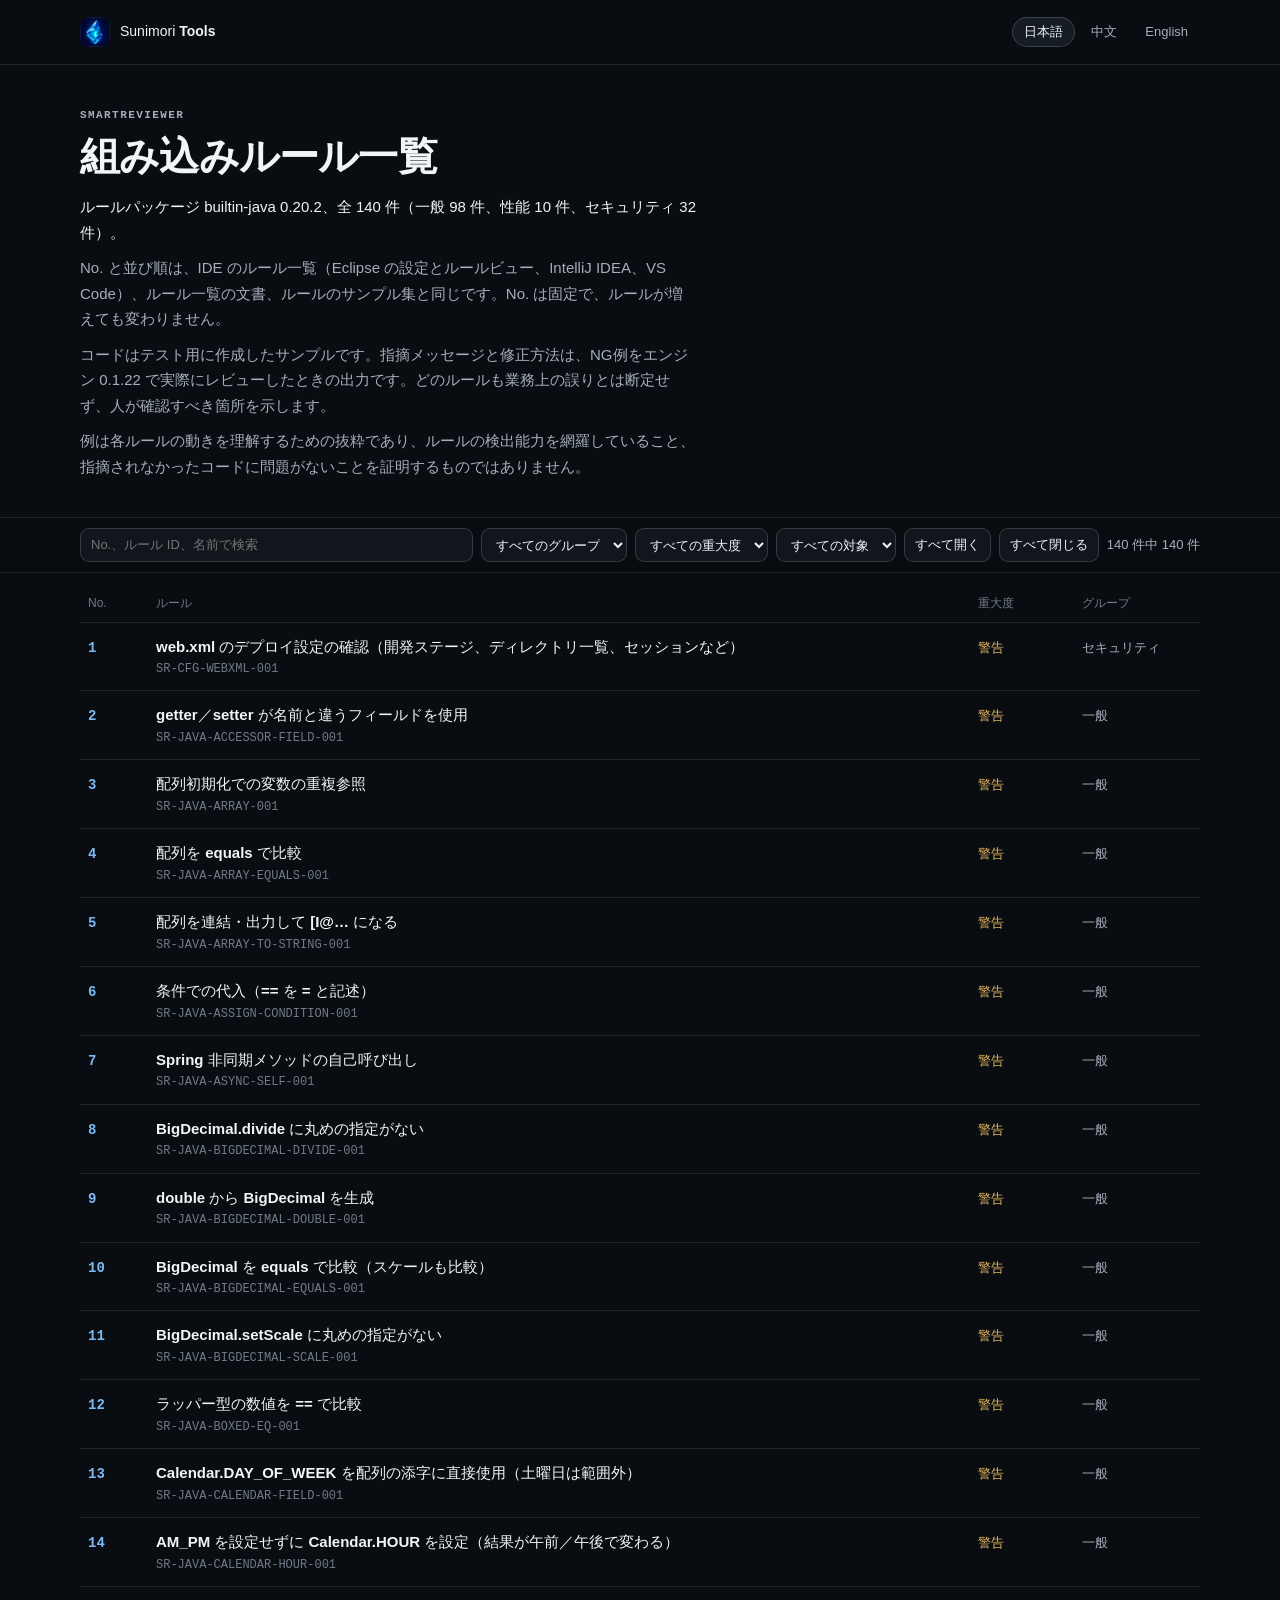
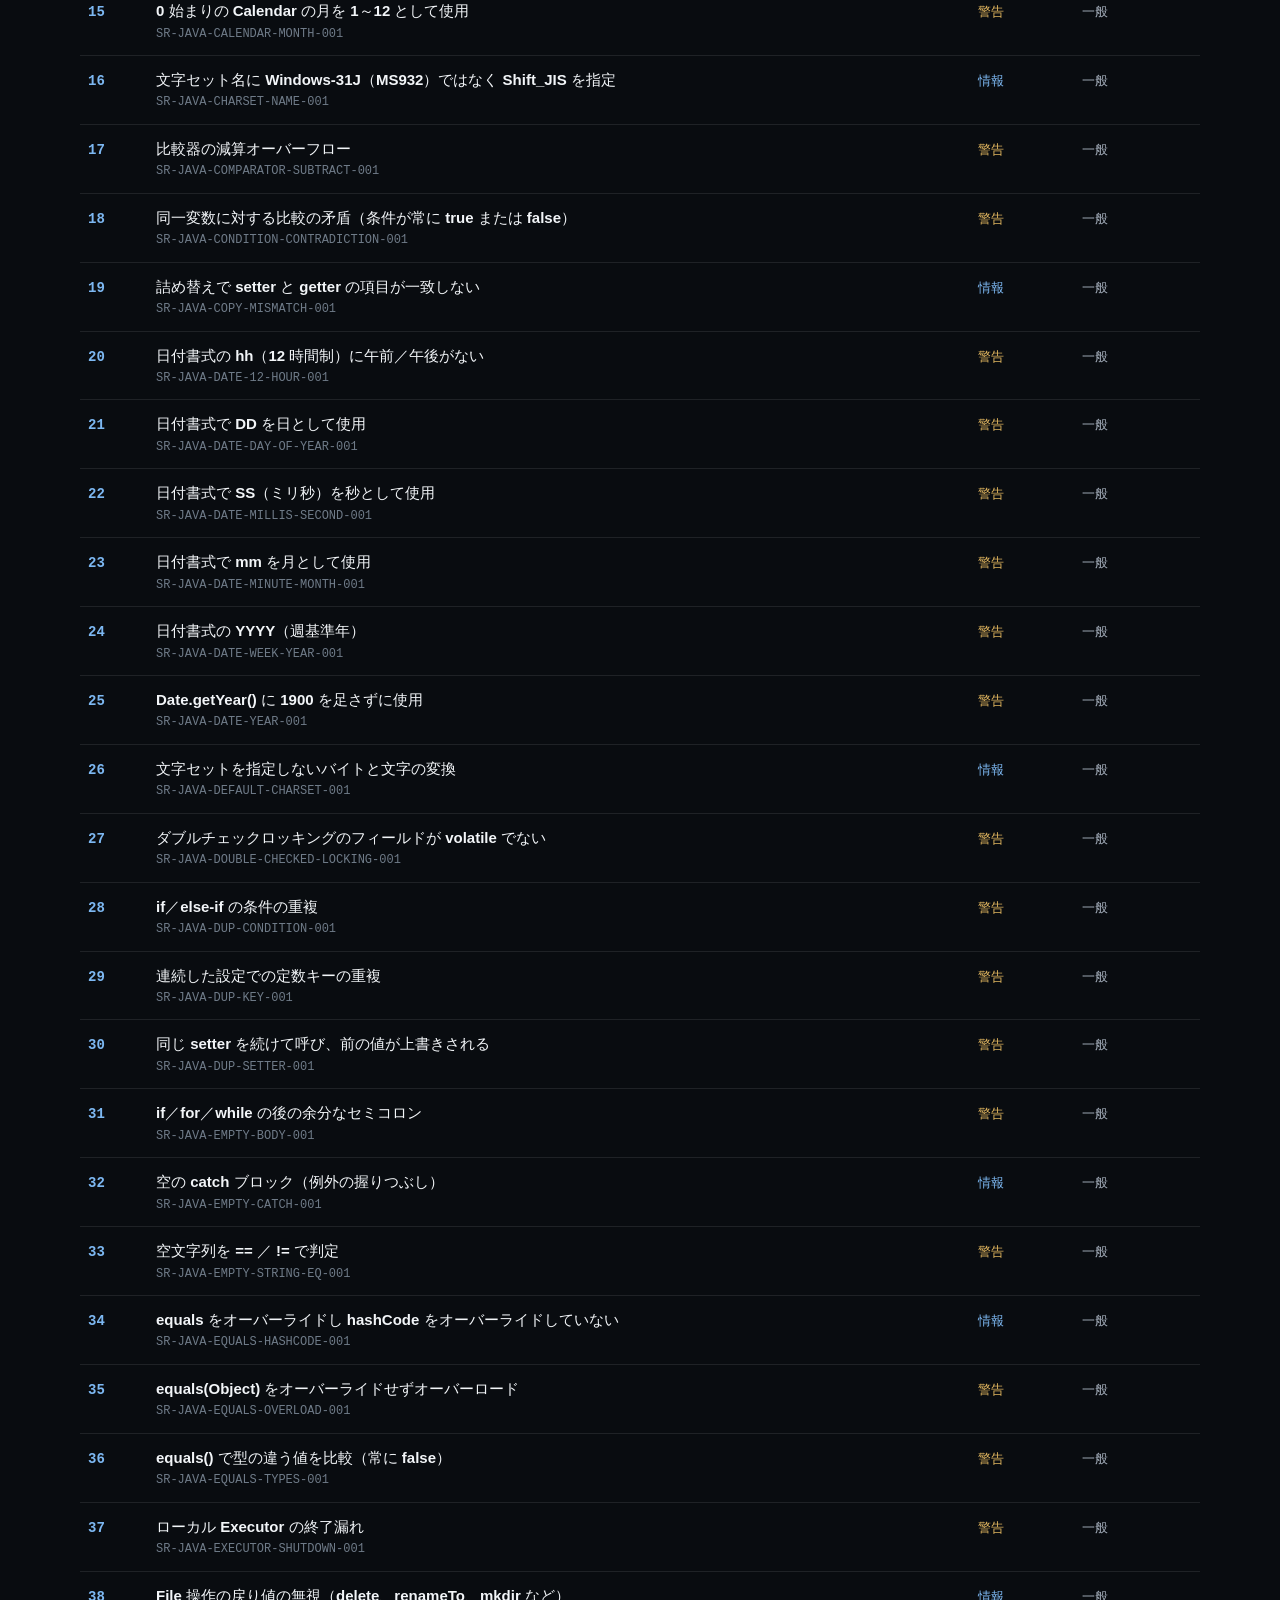
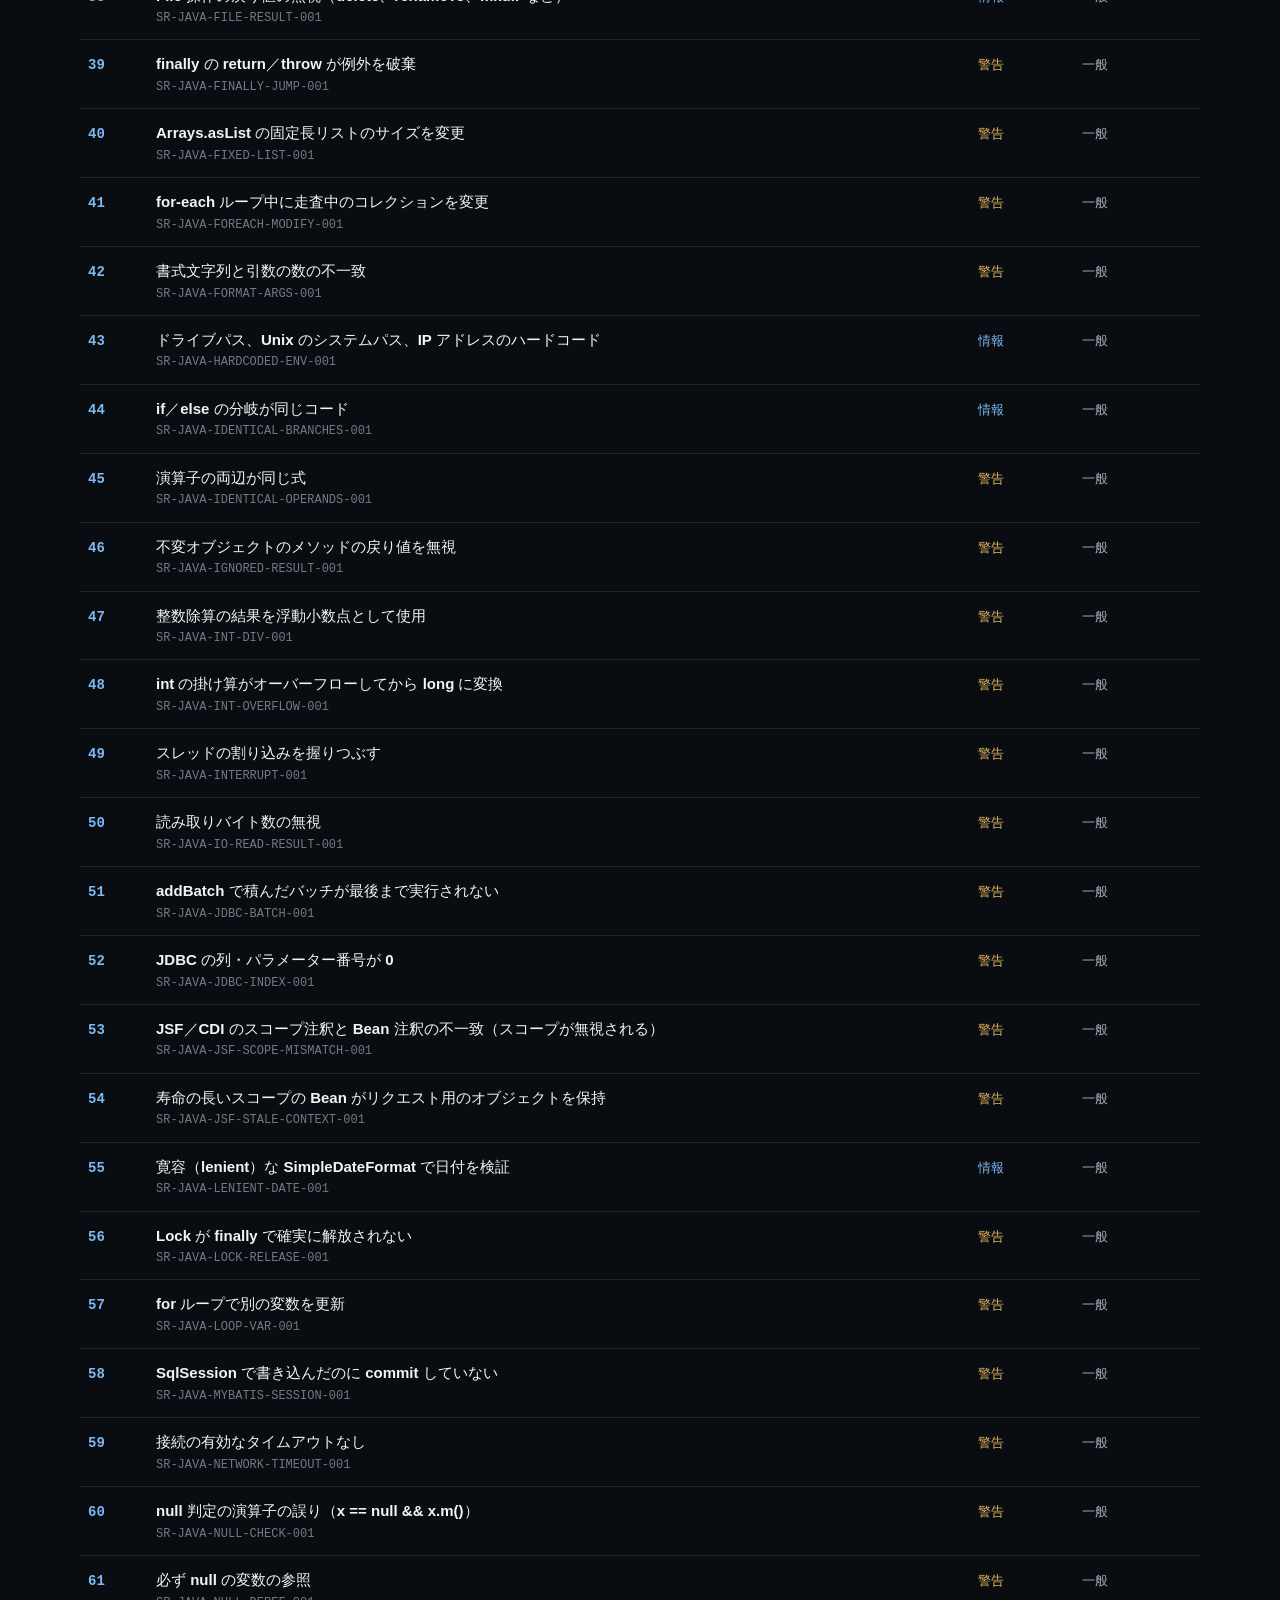
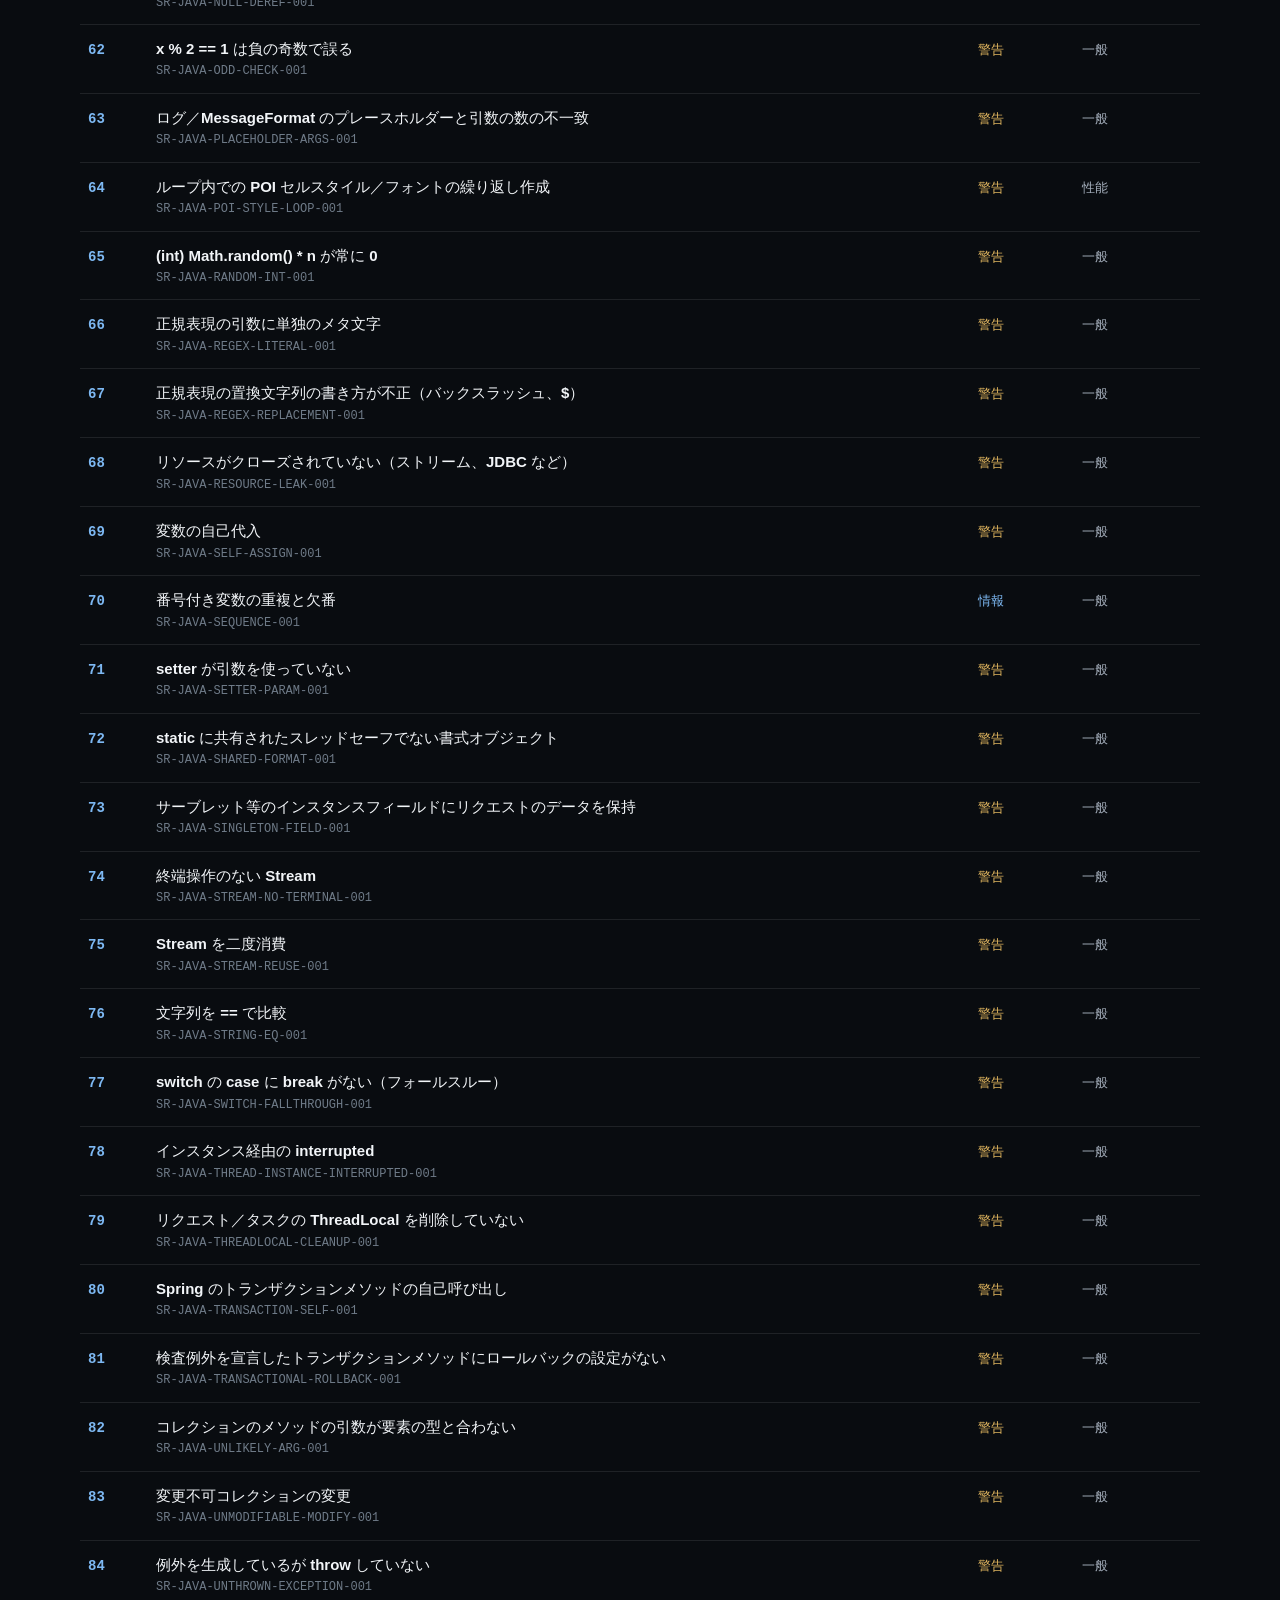
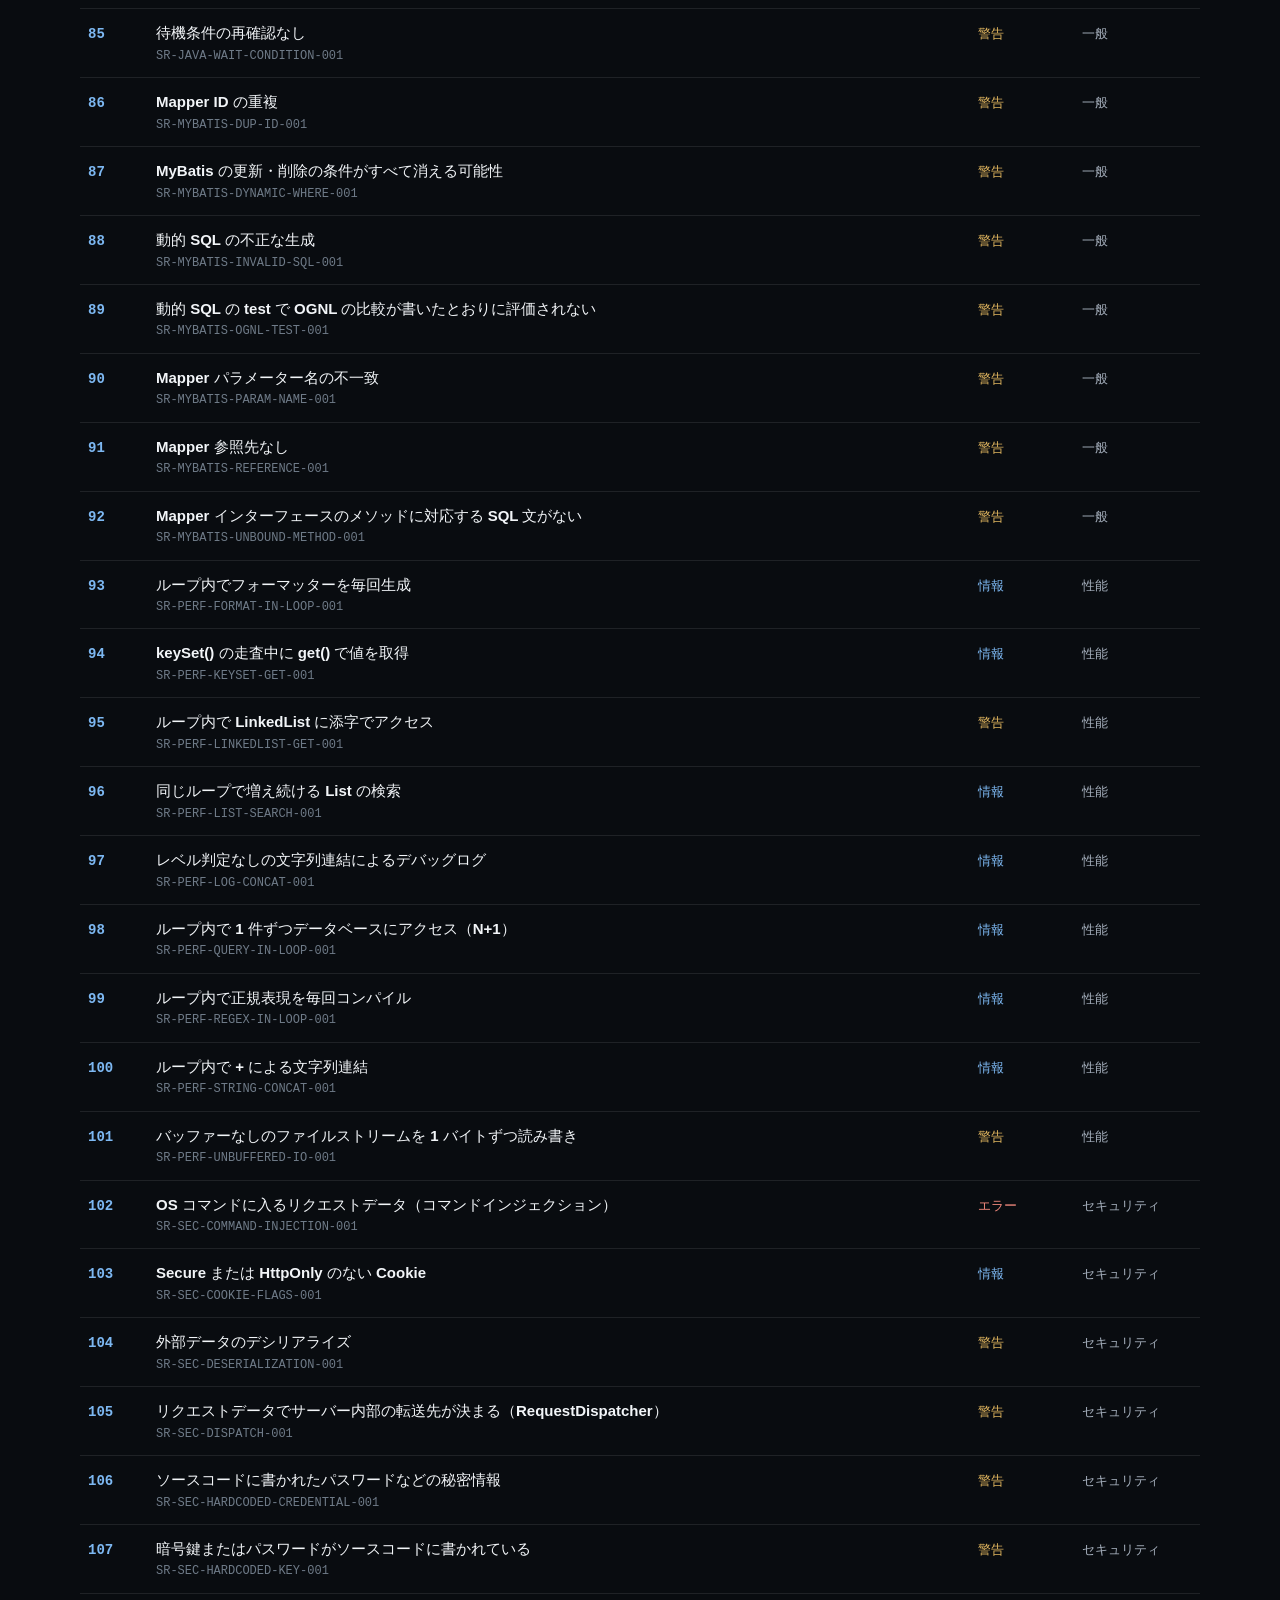
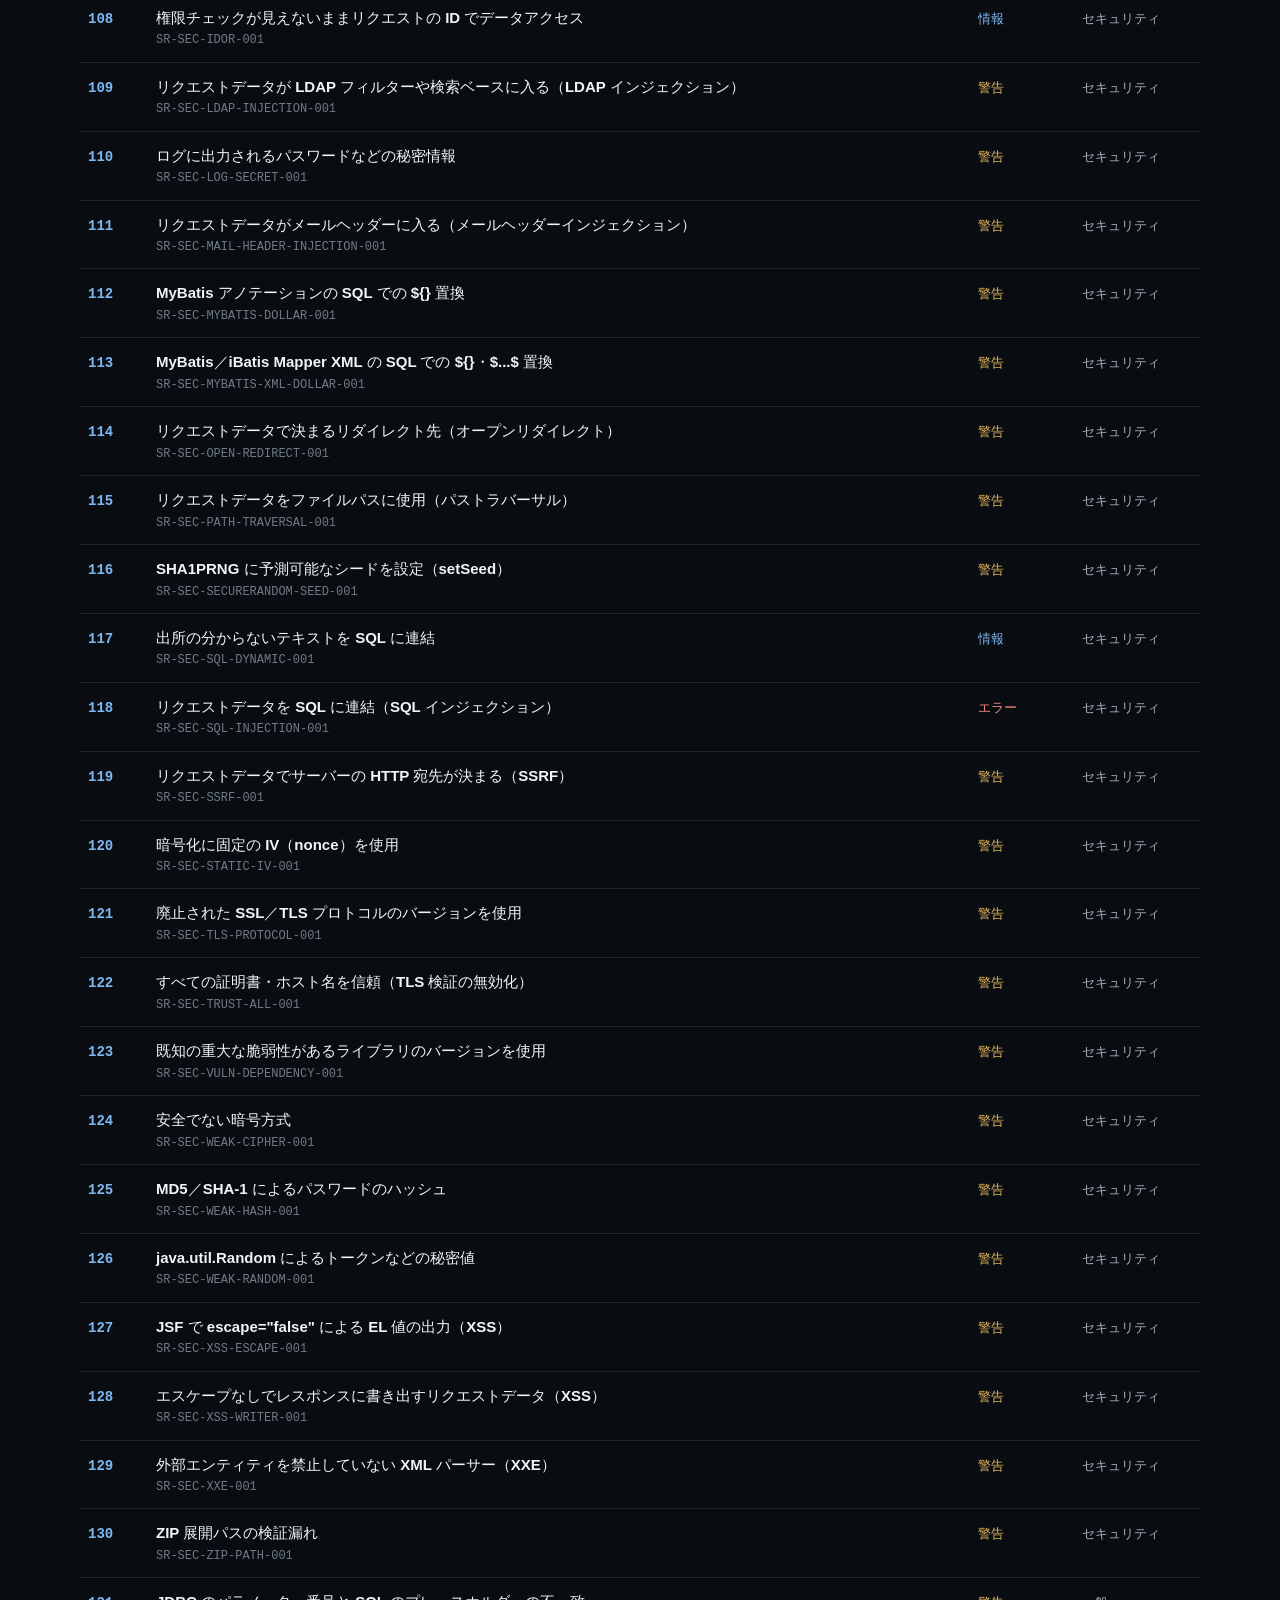
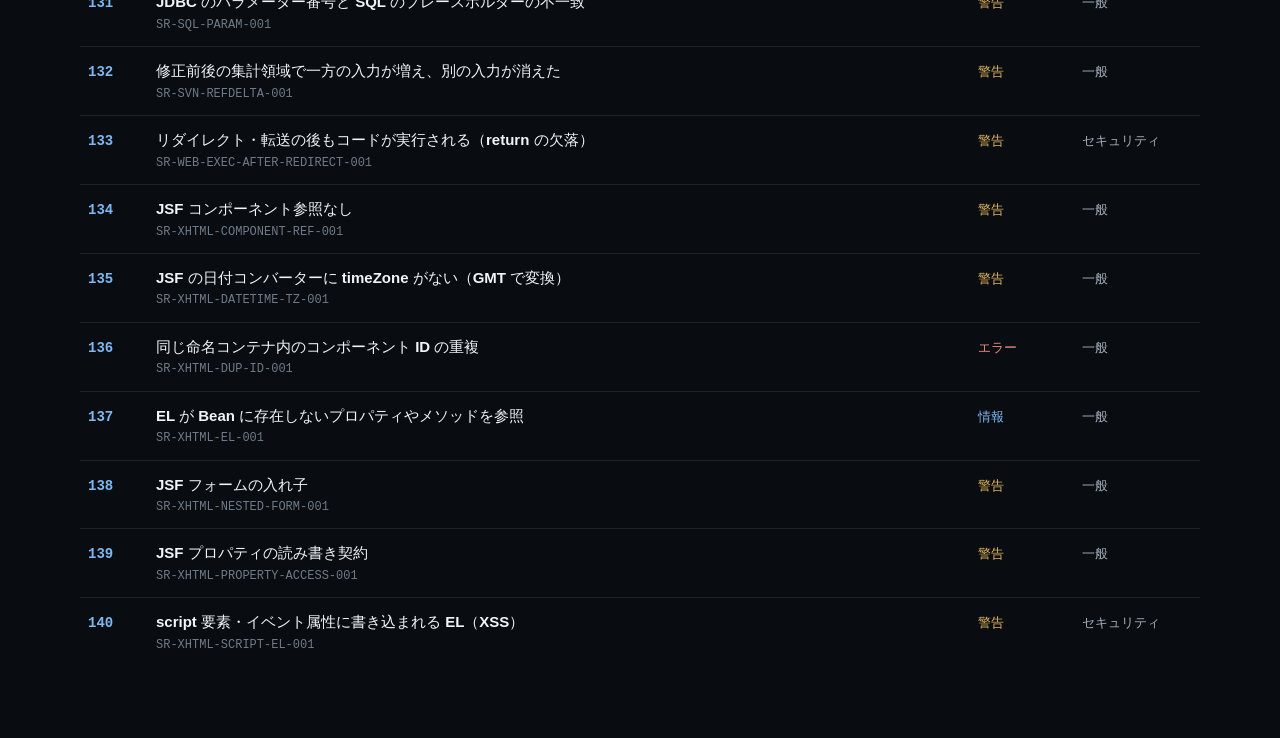
<file: smartreviewer/rules/ja.html>
<!doctype html>
<html lang="ja">
<head>
<meta charset="utf-8">
<meta name="viewport" content="width=device-width, initial-scale=1">
<meta name="robots" content="noindex, nofollow">
<meta name="theme-color" content="#090c10">
<meta name="description" content="SmartReviewer の組み込みルールと、ルールごとの例の一覧です。">
<title>組み込みルール一覧 — SmartReviewer</title>
<link rel="icon" href="../../assets/mark.svg" type="image/svg+xml">
<link rel="stylesheet" href="rules.css">
<script src="rules.js" defer></script>
</head>
<body>
<a class="skip-link" href="#rules">一覧へ移動</a>
<header class="topbar"><div class="wrap">
<a class="wordmark" href="../../index.html" title="Sunimori Tools へ戻る"><img src="../../assets/mark.svg" alt=""><span>Sunimori <b>Tools</b></span></a>
<nav class="languages" aria-label="Language"><a href="ja.html" lang="ja" aria-current="page">日本語</a><a href="zh.html" lang="zh">中文</a><a href="en.html" lang="en">English</a></nav>
</div></header>
<main>
<section class="intro wrap">
<p class="eyebrow">SmartReviewer</p>
<h1>組み込みルール一覧</h1>
<p class="lead">ルールパッケージ builtin-java 0.20.2、全 140 件（一般 98 件、性能 10 件、セキュリティ 32 件）。</p>
<p>No. と並び順は、IDE のルール一覧（Eclipse の設定とルールビュー、IntelliJ IDEA、VS Code）、ルール一覧の文書、ルールのサンプル集と同じです。No. は固定で、ルールが増えても変わりません。</p>
<p>コードはテスト用に作成したサンプルです。指摘メッセージと修正方法は、NG例をエンジン 0.1.22 で実際にレビューしたときの出力です。どのルールも業務上の誤りとは断定せず、人が確認すべき箇所を示します。</p>
<p>例は各ルールの動きを理解するための抜粋であり、ルールの検出能力を網羅していること、指摘されなかったコードに問題がないことを証明するものではありません。</p>
</section>
<section class="toolbar" aria-label="No.、ルール ID、名前で検索"><div class="wrap">
<input id="search" type="search" placeholder="No.、ルール ID、名前で検索" aria-label="No.、ルール ID、名前で検索">
<select id="filter-group" aria-label="すべてのグループ"><option value="">すべてのグループ</option><option value="GENERAL">一般</option><option value="PERFORMANCE">性能</option><option value="SECURITY">セキュリティ</option></select>
<select id="filter-severity" aria-label="すべての重大度"><option value="">すべての重大度</option><option value="ERROR">エラー</option><option value="WARNING">警告</option><option value="INFO">情報</option></select>
<select id="filter-target" aria-label="すべての対象"><option value="">すべての対象</option><option value="java">Java</option><option value="xhtml">XHTML</option><option value="xml">XML</option><option value="config">設定ファイル</option></select>
<button id="expand-all" type="button">すべて開く</button>
<button id="collapse-all" type="button">すべて閉じる</button>
<span id="count" class="count" data-template="{total} 件中 {shown} 件" role="status"></span>
</div></section>
<section id="rules" class="rules wrap">
<div class="head" aria-hidden="true"><span>No.</span><span>ルール</span><span>重大度</span><span>グループ</span></div>
<details class="rule" id="SR-CFG-WEBXML-001" data-no="1" data-group="SECURITY" data-severity="WARNING" data-target="config" data-search="1 sr-cfg-webxml-001 web.xml のデプロイ設定の確認（開発ステージ、ディレクトリ一覧、セッションなど） 設定・依存関係">
<summary><span class="no">1</span><span class="main"><span class="name">web.xml のデプロイ設定の確認（開発ステージ、ディレクトリ一覧、セッションなど）</span><code class="id">SR-CFG-WEBXML-001</code></span><span class="sev sev-WARNING">警告</span><span class="tag">セキュリティ</span></summary>
<div class="body">
<p class="description">WEB-INF/web.xml に明示的に書かれた、本番に配備すると防御が弱まる、またはデバッグ情報が漏れる設定を 6 種類指摘します。（1）JSF のプロジェクトステージが Development。（2）STATE_SAVING_METHOD が client で、ビューステートの暗号化を無効にしうる設定（com.sun.faces.disableClientStateEncryption など）がある。（3）Tomcat／Jetty のデフォルトサーブレットでディレクトリ一覧を許可している（listings、dirAllowed）。（4）session-timeout が 0 以下（期限切れにならない）。（5）session-timeout が 1440 分（パラメーターで変更可）より長い。（6）セッション Cookie が http-only=false。session-timeout の記述がない場合や、STATE_SAVING_METHOD=client だけの設定（既定で暗号化されます）、Development 以外のステージ、ビルド時に置換されるプレースホルダーの値は指摘しません。web.xml が本番に配備されるかは分からないため、確認を促す指摘です。</p>
<dl class="facts"><dt>分類</dt><dd>設定・依存関係</dd><dt>対象</dt><dd>設定ファイル（web.xml、pom.xml、.classpath、WEB-INF/lib の jar ファイル名）</dd><dt>確信度</dt><dd>中</dd><dt>実行タイミング</dt><dd>毎回のレビュー</dd><dt>既定</dt><dd>有効</dd></dl>
<section class="example ng"><h2 class="example-title">NG例（指摘されるコード）</h2><pre><code>&lt;?xml version=&quot;1.0&quot; encoding=&quot;UTF-8&quot;?&gt;
&lt;web-app xmlns=&quot;http://xmlns.jcp.org/xml/ns/javaee&quot; xmlns:xsi=&quot;http://www.w3.org/2001/XMLSchema-instance&quot;
         xsi:schemaLocation=&quot;http://xmlns.jcp.org/xml/ns/javaee http://xmlns.jcp.org/xml/ns/javaee/web-app_3_1.xsd&quot;
         version=&quot;3.1&quot;&gt;
  &lt;display-name&gt;demo&lt;/display-name&gt;
  &lt;context-param&gt;
    &lt;param-name&gt;javax.faces.PROJECT_STAGE&lt;/param-name&gt;
    &lt;param-value&gt;Development&lt;/param-value&gt;
  &lt;/context-param&gt;
&lt;/web-app&gt;</code></pre><div class="engine"><h3>指摘メッセージ（エンジンの実際の出力）</h3><p>web.xml のデプロイ設定を確認してください：context-param の javax.faces.PROJECT_STAGE = Development。</p><h3>修正方法（エンジンの提案）</h3><p>まず、この web.xml が本番に配備されるかを確認してください（開発用と本番用の記述子はビルドで切り替えることが多いです）。配備される場合は、指摘の設定名（javax.faces.PROJECT_STAGE）に対応する次の一文の対処を行ってください。【JSF プロジェクトステージ】プロジェクトステージを Production にするか、設定を外します（既定が Production です）。【ビューステートの暗号化】パラメーターを外します（Mojarra の com.sun.faces.disableClientStateEncryption は値にかかわらず外し、MyFaces の暗号化のパラメーターは外すか true にします）。クライアントステートは既定で暗号化されます。固定の鍵が必要なら、暗号化を切らずに鍵を設定してください。【ディレクトリ一覧】listings（Tomcat）または dirAllowed（Jetty）を false にします。既定値は Tomcat では false、Jetty では true なので、Jetty では false を明記する必要があります。【セッションが期限切れにならない】session-timeout を有限で妥当な分数にします。【セッションタイムアウトが長すぎる】session-timeout を妥当な分数に短縮します（単位は分で、秒ではありません）。【セッション Cookie】http-only=false を外します。意図した設定なら、suppressions.yaml に理由を書いて抑制してください。</p></div><div class="note"><p>NG例の補足：プロジェクトステージを Development のまま本番に配備すると、ユーザーにデバッグ用の情報（エラーメッセージなど）が表示されます。この web.xml が本番用かどうかは分からないため、確認を促す指摘です。</p></div></section>
<section class="example ok"><h2 class="example-title">OK例（指摘されないコード）</h2><pre><code>&lt;?xml version=&quot;1.0&quot; encoding=&quot;UTF-8&quot;?&gt;
&lt;web-app xmlns=&quot;http://xmlns.jcp.org/xml/ns/javaee&quot; xmlns:xsi=&quot;http://www.w3.org/2001/XMLSchema-instance&quot;
         xsi:schemaLocation=&quot;http://xmlns.jcp.org/xml/ns/javaee http://xmlns.jcp.org/xml/ns/javaee/web-app_3_1.xsd&quot;
         version=&quot;3.1&quot;&gt;
  &lt;display-name&gt;demo&lt;/display-name&gt;
  &lt;context-param&gt;
    &lt;param-name&gt;javax.faces.PROJECT_STAGE&lt;/param-name&gt;
    &lt;param-value&gt;Production&lt;/param-value&gt;
  &lt;/context-param&gt;
&lt;/web-app&gt;</code></pre><div class="note"><p>プロジェクトステージが Production（既定値）なので、デバッグ情報は表示されない。</p></div></section>
<section class="example nr"><h2 class="example-title">指摘しない例（境界・除外）</h2><pre><code>&lt;?xml version=&quot;1.0&quot; encoding=&quot;UTF-8&quot;?&gt;
&lt;web-app xmlns=&quot;http://xmlns.jcp.org/xml/ns/javaee&quot; xmlns:xsi=&quot;http://www.w3.org/2001/XMLSchema-instance&quot;
         xsi:schemaLocation=&quot;http://xmlns.jcp.org/xml/ns/javaee http://xmlns.jcp.org/xml/ns/javaee/web-app_3_1.xsd&quot;
         version=&quot;3.1&quot;&gt;
  &lt;display-name&gt;demo&lt;/display-name&gt;
  &lt;context-param&gt;
    &lt;param-name&gt;javax.faces.PROJECT_STAGE&lt;/param-name&gt;
    &lt;param-value&gt;${jsf.project.stage}&lt;/param-value&gt;
  &lt;/context-param&gt;
  &lt;session-config&gt;
    &lt;session-timeout&gt;@session.timeout@&lt;/session-timeout&gt;
  &lt;/session-config&gt;
&lt;/web-app&gt;</code></pre><div class="note"><p>値がビルド時に置換されるプレースホルダー（${jsf.project.stage}、@session.timeout@）で、実際の値が分からないため、指摘しません。</p></div></section>

</div>
</details>
<details class="rule" id="SR-JAVA-ACCESSOR-FIELD-001" data-no="2" data-group="GENERAL" data-severity="WARNING" data-target="java" data-search="2 sr-java-accessor-field-001 getter／setter が名前と違うフィールドを使用 コピー＆ペーストのミス">
<summary><span class="no">2</span><span class="main"><span class="name">getter／setter が名前と違うフィールドを使用</span><code class="id">SR-JAVA-ACCESSOR-FIELD-001</code></span><span class="sev sev-WARNING">警告</span><span class="tag">一般</span></summary>
<div class="body">
<p class="description">1 文だけの getter／setter が、メソッド名に対応するプロパティとは別のフィールドを読み書きしており、しかもプロパティと同名のフィールドが実際に存在する場合に指摘します（例：getValue8() が value7 を返す）。getter／setter をコピーした後にフィールド名を直し忘れたケースがよくありますが、意図的な別名の場合もあります。</p>
<dl class="facts"><dt>分類</dt><dd>コピー＆ペーストのミス</dd><dt>対象</dt><dd>Java</dd><dt>確信度</dt><dd>中</dd><dt>実行タイミング</dt><dd>毎回のレビュー</dd><dt>既定</dt><dd>有効</dd></dl>
<section class="example ng"><h2 class="example-title">NG例（指摘されるコード）</h2><pre><code>public Integer getValue8() {
    return value7;
}</code></pre><div class="engine"><h3>指摘メッセージ（エンジンの実際の出力）</h3><p>getValue8() はフィールド value7 を使っていますが、名前に対応するフィールド value8 も存在します。</p><h3>修正方法（エンジンの提案）</h3><p>getValue8() が読み書きすべきフィールドを確認し、呼び出し側が受け取る値を確認してください。</p></div></section>
<section class="example ok"><h2 class="example-title">OK例（指摘されないコード）</h2><pre><code>public Integer getValue7() {
    return value7;
}</code></pre><div class="note"><p>名前どおり value7 を返す getter。</p></div></section>
<section class="example nr"><h2 class="example-title">指摘しない例（境界・除外）</h2><pre><code>public void setName(String name) {
    this.name = name == null ? &quot;&quot; : name.trim();
}</code></pre><div class="note"><p>引数を加工して代入する setter（null を空文字にし、trim する）は、名前どおりのフィールドに代入しているため指摘しません。</p></div></section>

</div>
</details>
<details class="rule" id="SR-JAVA-ARRAY-001" data-no="3" data-group="GENERAL" data-severity="WARNING" data-target="java" data-search="3 sr-java-array-001 配列初期化での変数の重複参照 コピー＆ペーストのミス">
<summary><span class="no">3</span><span class="main"><span class="name">配列初期化での変数の重複参照</span><code class="id">SR-JAVA-ARRAY-001</code></span><span class="sev sev-WARNING">警告</span><span class="tag">一般</span></summary>
<div class="body">
<p class="description">同じ配列初期化子の直接の要素で、同じ変数（同じ宣言。インスタンスフィールドはレシーバーが同一と証明できるもの）が複数回読まれている場合に指摘します。配列の length（names.length）は変数の読み取りではないので比較せず、型バインディングが有効なときは制限も出しません。同じ初期化子の別の直接の要素がインクリメントや代入をする変数（n, n++, n++, n）は、全体を比較しません。名前を解決できない場合はテキストでは比較せず、同じテキストが 2 回現れて判断できないときだけ「判断できなかった部分」として報告し、互いに異なる名前（Keys.NAME, Keys.AGE）では何も出しません。コピー＆ペースト後にある入力を入れ忘れた可能性がありますが、意図的な重複の場合もあります。業務上の名前には依存しません。</p>
<dl class="facts"><dt>分類</dt><dd>コピー＆ペーストのミス</dd><dt>対象</dt><dd>Java</dd><dt>確信度</dt><dd>中</dd><dt>実行タイミング</dt><dd>毎回のレビュー</dd><dt>既定</dt><dd>有効</dd></dl>
<section class="example ng"><h2 class="example-title">NG例（指摘されるコード）</h2><pre><code>static Object[] bad(Integer value1, Integer value2, Integer value3,
                    Integer value4, Integer value5, Integer value6,
                    Integer value7, Integer value8, Integer value9) {
    return new Object[] {
        value1, value2, value3, value4, value5, value6,
        value7, value7, value9
    };
}</code></pre><div class="engine"><h3>指摘メッセージ（エンジンの実際の出力）</h3><p>配列の第 7、8 要素で value7 を重複して参照しています。入力の対応を確認してください。</p><h3>修正方法（エンジンの提案）</h3><p>重複位置・仕様・回帰テストを確認してください。変数名だけを根拠に自動置換しないでください。</p></div></section>
<section class="example ok"><h2 class="example-title">OK例（指摘されないコード）</h2><pre><code>static Object[] good(Integer value1, Integer value2, Integer value3,
                     Integer value4, Integer value5, Integer value6,
                     Integer value7, Integer value8, Integer value9) {
    return new Object[] {
        value1, value2, value3, value4, value5, value6,
        value7, value8, value9
    };
}</code></pre><div class="note"><p>8 番目の要素に value8 を正しく入れた版。</p></div></section>
<section class="example nr"><h2 class="example-title">指摘しない例（境界・除外）</h2><pre><code>Object[] b04(Integer a) {
    return new Object[] {a, a};
}</code></pre><div class="note"><p>要素が 3 個未満（既定の minElements = 3）の配列初期化子は判定しません。</p></div></section>
<details class="scope"><summary>検出範囲</summary><h3>検出するコードの形</h3><ul><li>配列初期化子 <code>{…}</code> の直接の要素のうち、同じ変数が 2 回以上読まれているものを指摘します：<code>new Object[] {a, b, a}</code>（テストケース P01、P02、B02）。宣言時の初期化 <code>Integer[] r = {a, b, a};</code> も同じです（P05）。配列の要素の型は問わず、<code>int[]</code> も同様に検査します（P17）。</li><li>メソッド本体だけではありません。コンストラクター（P06）、インスタンス初期化ブロック（P07）、static 初期化ブロック（P08）、フィールド初期化子（P09）、ラムダ式の本体（P10）、匿名クラスのメソッド（P11）の中の配列初期化子と、メソッド呼び出しの引数になっている <code>use(new Object[] {a, b, a})</code>（P12）も検査します。</li><li>比較する変数は 3 種類です：ローカル変数とメソッドの引数（P01、P02、P13）、インスタンスフィールド（同じフィールドを指す <code>value</code>、<code>this.value</code>、<code>Outer.this.value</code>、<code>super.value</code> はどの書き方でも同じ変数です。P03、F06B、P14、P15、P15B）、同じローカル変数または引数をレシーバーとするフィールド（<code>left.value</code> など。P04、P16）。</li><li>要素を囲む余分なかっこは外して比較します：<code>(a)</code> と <code>a</code> は同じです（P02）。</li><li>重複した変数ごとに指摘は 1 件で、主な位置は 2 回目に現れる箇所、ほかの箇所は関連位置として示します（B02：3 回現れても 1 件）。同じ配列で 2 つの変数がそれぞれ重複していれば 2 件で（B07）、変数が最初に現れた順に並びます（B09。HTML レポートの表だけは行番号順です）。指摘に表示される変数名は最初に現れたときの書き方です：<code>value</code> と <code>this.value</code> が混在していれば <code>value</code> と表示されます（F06B）。</li></ul><h3>判定条件</h3><ul><li>初期化子の直接の要素が 3 個以上であること（パラメーター <code>minElements</code>、既定値 3）。リテラルも 1 要素に数え（<code>{a, a, 0}</code> は検査します。B11）、末尾に余分に書いたカンマは数えません（<code>{a, a, }</code> は 2 要素です。B12）。それより少ない初期化子は判定しません（B04）。</li><li>同じ宣言の変数であり、宣言を解決できること。名前が同じでも宣言が違えば別です：ローカル変数 <code>value</code> とフィールド <code>this.value</code>（F06）、内部クラス自身のフィールド <code>x</code> と外側のクラスの <code>Outer.this.x</code>（N15）。宣言を解決できない変数は比較しません（「判断できない場合」を参照）。</li><li>フィールドの読み取りは、レシーバーが同じオブジェクトだと証明できること。証明できるのは、<code>this</code>、省略したレシーバー、<code>Outer.this</code>、<code>super</code>、およびその初期化子の中で再代入されないローカル変数または引数です（P03、F06B、P14、P15、P04、P16、N11）。それ以外のレシーバーは「検出しない場合」を参照してください。</li><li>対象は <code>**/*.java</code>（テストのソースも含む）で、パスのどの階層であっても <code>generated</code> または <code>target</code> というディレクトリの下にあるファイルは対象外です。照合は大文字小文字を区別し、<code>Generated</code> や <code>generatedx</code> は除外されません（<code>scope.include</code>、<code>scope.exclude</code>）。</li><li>変更部分だけをレビューするとき（<code>scope.changedCodePolicy: INTERSECT_CONTAINER</code>）：初期化子のどれか 1 行でも変更されていれば、その初期化子全体の重複を指摘します。変更前からある重複で、指摘する 2 か所のどちらも変更されていなくても指摘します。1 行も変更されていない初期化子の重複は指摘しませんが、そこで判断できなかった部分は通常どおり記録されます。</li><li>この説明が書いているのはルールパッケージの既定の設定です。プロジェクトは <code>ruleOverrides</code> でパラメーターを変更でき、レビューレポートの「レビュー条件」にこのルールのパラメーターが変更されたことが記録されます（変更したという事実だけを記録し、値はプロジェクト設定にあります）：<code>ignoreLiterals</code>（既定 true。false にすると同じリテラルも比較します。pm01）、<code>ignoreCompileTimeConstants</code>（既定 true。pm02）、<code>referenceKinds</code>（既定はローカル変数・引数・インスタンスフィールド。<code>STATIC_FIELD</code> を加えられます。pm03）、<code>minElements</code>（既定 3。2 から 100000 を指定できます。pm04）、<code>minIdentityQuality</code>（既定 <code>RESOLVED</code>。<code>RECOVERED</code> または <code>SYNTAX_ONLY</code> に下げられます。pm05）。</li><li>どのレビューシナリオ（<code>--profile</code>）でこのルールが既定で有効になるかは、<code>smartreviewer rules doc</code> が実際の profile の定義から生成します。ルール一覧（docs/规则一览.md、中国語）にあるこのルールの「按 profile 的缺省启用」（profile ごとの既定の有効・無効）の行を参照してください。</li></ul><h3>検出しない場合</h3><ul><li>リテラルと <code>null</code>（N02、N03）、およびコンパイル時定数：<code>static final</code> の定数（N04）と、定数式で初期化された <code>final</code> のローカル変数と <code>final</code> フィールド（N13）。</li><li>「変数の直接の読み取り」ではない要素：メソッド呼び出し（N05）、キャストや演算式（N10）、<code>a++</code> のようなインクリメント（F07）、そのほか配列要素の読み取り（<code>row[0]</code>）、条件式（三項演算子）、<code>new</code>、<code>this</code>、クラスリテラル、ラムダ式、<code>instanceof</code>、符号反転、文字列連結（B21）。これらのそばに直接現れる変数は通常どおり比較します：<code>{a, c ? a : b, a}</code> では <code>a</code> を指摘します（B21）。</li><li>配列の <code>length</code>（<code>names.length</code>）は変数の読み取りではなく、比較せず、制限も出しません（fx01、fx02）。これは型バインディングが有効なときの動作です。無効にした場合は「判断できない場合」を参照してください。</li><li>同じ初期化子の別の直接の要素が、その変数に対するインクリメント、デクリメント、または代入そのものである場合（<code>n++</code>、<code>++n</code>、<code>n = m</code>、<code>n += 2</code>）、その変数は丸ごと比較しません。変化より前の読み取りも対象外で、2 回の読み取りの値が実は同じでも同様です（<code>{n, n, n++}</code>）：<code>{n, n++, n++, n}</code>（fx03、N14）。変化が別の場所に隠れている場合は認識できません（「既知の誤検知と見逃し」を参照）。</li><li>static フィールドは <code>final</code> かどうかにかかわらず比較しません。<code>Cls.counter</code>、列挙定数、インスタンス経由の書き方も同じです：既定の比較対象に static フィールドは含まれません（パラメーター <code>referenceKinds</code>。N08、N16）。</li><li>レシーバーが違うフィールド、たとえば <code>left.value</code> と <code>right.value</code>（N06）。レシーバーが「判定条件」にある証明できる種類のどれでもないときも、フィールドの読み取りは比較しません。たとえば配列要素（<code>hs[0].value</code>）、フィールドの連鎖（<code>p.inner.value</code>、<code>this.h.value</code>）、レシーバーとして使うフィールド、メソッド呼び出しの結果、キャスト、初期化子の中で再代入される変数です（N06B、N11、N17、N17B、N17C、N17D、N17E、N18）。</li><li>入れ子の初期化子は展開しません：外側と各内側を別々に判定し、内側の要素を外側の比較に混ぜません（B03、B08）。</li><li>初期化子ごとに個別に判定します：別の配列（同じメソッド内でも別のメソッドでも）に同じ変数があっても、値が別の変数に保存されていても（<code>copy = a</code>）、重複ではありません（N12）。</li></ul><h3>判断できない場合</h3><ul><li>名前を解決できない場合（未宣言、または型情報の不足）は、文字列として比較しません。同じ文字列が同じ初期化子に 2 回現れたときだけ、カバレッジの制限 <code>IDENTITY_UNAVAILABLE</code> を報告し、そのレビュー結果は「未完了」になります。互いに異なる解決できない名前は制限になりません（B05、fx05、fx04）。</li><li>基底クラスを解決できないとき、同じフィールドの 2 通りの書き方は別の文字列です：<code>{inherited, o, this.inherited}</code> は比較も制限の報告もされず、重複は見つかりません。そのファイルは完全にチェックしたものとして数えられます（B13）。</li><li>プロジェクト設定で型バインディングを無効にする（<code>resolveBindings: false</code>）と、ファイルの中で宣言されたローカル変数・引数・インスタンスフィールド（<code>names.length</code> も）は構文レベルの身元にとどまり、ルールが求める <code>RESOLVED</code> に届きません。3 要素以上の配列では、重複しているかどうかにかかわらず読み取りごとに <code>IDENTITY_QUALITY_INSUFFICIENT</code> を報告し、比較せず、レビュー結果は「未完了」になります（B05S、B14、B25A）。報告しないのは、単純名で読む static フィールド、リテラルで初期化した <code>final</code> 変数、ほかの要素で変更される変数です（B25）。<code>2 + 3</code> で初期化した <code>final</code> のローカル変数は報告します（B25B）。</li><li>型バインディングを無効にすると、次の名前も確定できません：ファイルの中で宣言されていないもの（継承されたフィールド <code>inh</code> を単純名で読む場合）、<code>super.sx</code>、クラス名で修飾した static フィールドと定数（<code>Cls.sf</code>、<code>Cls.SC</code>）、列挙定数 <code>Color.RED</code>、フィールドの連鎖 <code>h.value</code>。同じ文字が同じ初期化子に 2 回現れたときだけ <code>IDENTITY_UNAVAILABLE</code> を報告し、レビュー結果は「未完了」になります（B25C、B25D、B25E、B25F、B25G、B25H）。それぞれ 1 回だけなら何も記録しません（B25I）。</li><li>型バインディングが有効でも起こります：ラムダ式そのものの型を決められないとき——型が不明なクラスのメソッドに渡した場合（<code>svc.each(x -&gt; {…})</code>）や、型引数が不明なメソッドに渡した場合（<code>List&lt;Unknown&gt;</code> の <code>list.forEach(y -&gt; {…})</code>）。引数の型を書いた <code>(Integer x) -&gt; {…}</code> も同じです——ラムダ式の中で読まれるローカル変数と引数は（1 回しか現れなくても）構文レベルの身元にとどまり、<code>IDENTITY_QUALITY_INSUFFICIENT</code> が報告されます。その中の重複した変数は指摘されません（B15、B15B、B15C、B15E、B15F、B15G）。</li><li>ラムダ式を宣言された型に代入する場合は、その型引数が不明でも型を決められるので、制限は出ません：<code>Function&lt;Unknown, Object[]&gt; g = u -&gt; {…}</code> の重複した <code>u</code> は指摘します（B15D）。</li><li>配列部分の構文が壊れている場合、規則自身が <code>CONTAINER_MALFORMED</code> を報告するのは、パーサーが初期化子を復元済みとして印を付け、かつ残った要素が <code>minElements</code> 以上のとき（<code>{a, b, a,, }</code> など）だけで、その配列は判定しません（B06）。ほかの壊れ方——カンマが 1 つ足りない（<code>{a b a}</code>）、右の波かっこがない（<code>{a, b, a;</code>）、壊れた後に 3 要素未満しか残らない（<code>{a, a,, }</code>）——では、その配列がまったく検査されないことがあり、規則は制限を報告しません（B17、B18、B19）。ただし、構文エラーのあるファイルはファイルそのものが <code>PARSE_RECOVERED</code>（判断できなかった部分。構文エラー 1 件につき 1 か所）として記録され、レビュー結果は「未完了」、<code>--strict-coverage</code> の終了コードは 3 になります。上の 4 つの書き方はいずれもこれに当たります（B06、B17、B18、B19）。</li><li>個々の要素の構文が壊れている場合（<code>{a, b +, a}</code>）は <code>ELEMENT_MALFORMED</code> を報告し、レビュー結果は「未完了」になります。ほかの要素は通常どおり比較し、重複は指摘します。ファイルも同じく <code>PARSE_RECOVERED</code> として記録されます（B20）。</li><li>型バインディングが有効なとき、レシーバーが同じと証明できないフィールドの読み取りは、1 回しか現れなくても読み取りごとに <code>RECEIVER_UNPROVEN</code> として記録し、比較に加えません。レビュー結果を「未完了」にはしませんが、レポートでは「判断できなかった部分」に数えます（N06B、N11、N17、N17B、N17C、N17D、N17E、N18）。</li><li>アノテーションの値の中の配列：既定の設定では指摘しません（要素は定数。N19）。メソッド、コンストラクター、引数、ローカル変数、列挙定数、インターフェースのメソッド、アノテーション型のメンバーとそのデフォルト値のアノテーションの中で未宣言の名前が重複していると <code>IDENTITY_UNAVAILABLE</code> を報告します（B16、B16C、B16P、B16L、B16E、B16I、B16M、B16D）。クラス、フィールド、レコードコンポーネントのアノテーションの中の配列は検査しません（B16K、B16F、B16R）。</li></ul><h3>既知の誤検知と見逃し</h3><ul><li>誤検知：意図的な重複。たとえば <code>x</code> で範囲の開始と終了を表す <code>{x, y, x}</code>。ツールは業務上の意味を判断できないため、指摘は確認を求めるだけです（確信度 MEDIUM）。意図的だと確認できたら、行内の抑制コメントを使えます（次の項目）。元の指摘は「抑制済み」に数えられます（N07）。</li><li>行内の抑制コメントは、対象行がある指摘の位置（2 回目に現れる箇所）の行であればその指摘を抑制します（<code>disable-next-line</code> はその行の上、<code>disable-line</code> はその行の末尾：su05、su06。同じ初期化子のほかの指摘はそのまま残ります：su07）。対象行が配列初期化子の <code>{</code> のある行であれば、その初期化子のすべての指摘を抑制します（su01、su08、su12、su13）。1 回目に現れる箇所の上や、<code>{</code> が次の行に単独である文の上に書いても効かず、指摘はそのまま出ます（su02、su11）。一般的な規則は README の「抑制」を参照してください。</li><li>理由は必須です：理由のない、または空のコメントは何も抑制せず、指摘はそのまま出ます（su09、su10）。期限 <code>until</code> はチームポリシーがなければ省略でき、期限を過ぎたコメントは効力を失います（su04、su03）。ルールパッケージの <code>teamPolicy.maxSuppressionDays</code> が有効なとき（そのポリシーには <code>protectedRules</code> または <code>minimumSeverity</code> も必要です）、<code>until</code> のないコメントや、その日数より先の <code>until</code> のコメントは許可されず（JSON の <code>suppression.status</code> は <code>NOT_PERMITTED</code>）、指摘はそのまま出ます。</li><li>誤検知：2 回の読み取りの間に変数の値が変わるのに、ルールが気づかない場合。変化がメソッド呼び出しによるもの（<code>{count, next(), count}</code> で <code>next()</code> が <code>count</code> を変える。B22）、またはインクリメントや代入がメソッド呼び出し、配列の添字、条件式、演算、かっこの中に隠れているもの（<code>{n, id(n++), n}</code>、<code>{n, (n++), n}</code>。B23）。</li><li>誤検知：一度も変更されなくても <code>final</code> でないローカル変数は定数として扱われません：<code>int k = 3;</code> のあとの <code>{k, k, k}</code> は指摘されます（B24）。</li><li>誤検知（ベースラインとの比較で）：指摘のフィンガープリントには、メソッドの中での配列初期化子の番号が入っています（証拠 <code>containerId</code>。たとえば <code>…#m(Integer,Integer)/array[1]</code>）。同じメソッドの前の位置に別の配列初期化子を挿入すると番号が変わり、後ろの指摘のフィンガープリントも変わります。ベースラインに記録済みの古い指摘は新しい指摘として再び現れ、フィンガープリントで書いた抑制も対応しなくなります（B10A、B10B）。</li><li>見逃し：同じ変数がメソッド呼び出しの引数（<code>Arrays.asList(a, b, a)</code>、<code>List.of(a, b, a)</code>、可変長引数）に現れる場合や、要素を 1 つずつ代入する配列（<code>r[0] = a; r[2] = a;</code>）は、配列初期化子だけを対象とするため検査しません（N09）。</li><li>見逃し：要素が 3 個未満の初期化子（<code>{a, a}</code>）と static フィールドは、既定では検査しません。リスクがないという意味ではありません（B04、N08）。</li><li>見逃し：重複する値がメソッド呼び出しで得られる場合（<code>{load(), load(), x}</code>）、キャストや演算を経る場合、別の変数に保存されている場合（<code>copy = a</code>、<code>{a, copy, d}</code>）は、値を追跡しないため識別しません（N05、N10、N12）。</li></ul></details>
</div>
</details>
<details class="rule" id="SR-JAVA-ARRAY-EQUALS-001" data-no="4" data-group="GENERAL" data-severity="WARNING" data-target="java" data-search="4 sr-java-array-equals-001 配列を equals で比較 比較・等価性">
<summary><span class="no">4</span><span class="main"><span class="name">配列を equals で比較</span><code class="id">SR-JAVA-ARRAY-EQUALS-001</code></span><span class="sev sev-WARNING">警告</span><span class="tag">一般</span></summary>
<div class="body">
<p class="description">配列は equals() をオーバーライドしていないため、a.equals(b) や Objects.equals(a, b) は 2 つの配列が同じオブジェクトかどうかを比較します。内容が同じ配列同士でも等しくなりません。</p>
<dl class="facts"><dt>分類</dt><dd>比較・等価性</dd><dt>対象</dt><dd>Java</dd><dt>確信度</dt><dd>高</dd><dt>実行タイミング</dt><dd>毎回のレビュー</dd><dt>既定</dt><dd>有効</dd></dl>
<section class="example ng"><h2 class="example-title">NG例（指摘されるコード）</h2><pre><code>boolean sameCodes(String[] a, String[] b) {
    return a.equals(b);
}</code></pre><div class="engine"><h3>指摘メッセージ（エンジンの実際の出力）</h3><p>a.equals(b) は配列オブジェクト自体（参照）を比較しており、要素は比較していません。</p><h3>修正方法（エンジンの提案）</h3><p>要素の比較には Arrays.equals(a, b)（多次元配列は Arrays.deepEquals）を使ってください。</p></div></section>
<section class="example ok"><h2 class="example-title">OK例（指摘されないコード）</h2><pre><code>boolean sameCodesByContent(String[] a, String[] b) {
    return Arrays.equals(a, b);
}</code></pre><div class="note"><p>Arrays.equals で内容を比較する。</p></div></section>
<section class="example nr"><h2 class="example-title">指摘しない例（境界・除外）</h2><pre><code>boolean sameKbn(String kbn) {
    return &quot;1&quot;.equals(kbn);
}</code></pre><div class="note"><p>配列ではない String の equals は、このルールの対象外です。</p></div></section>

</div>
</details>
<details class="rule" id="SR-JAVA-ARRAY-TO-STRING-001" data-no="5" data-group="GENERAL" data-severity="WARNING" data-target="java" data-search="5 sr-java-array-to-string-001 配列を連結・出力して [i@… になる api の誤用">
<summary><span class="no">5</span><span class="main"><span class="name">配列を連結・出力して [I@… になる</span><code class="id">SR-JAVA-ARRAY-TO-STRING-001</code></span><span class="sev sev-WARNING">警告</span><span class="tag">一般</span></summary>
<div class="body">
<p class="description">配列を文字列に連結する（&quot;ids=&quot; + ids）、toString() を呼ぶ、println／print、StringBuilder.append、String.valueOf に渡すと Object.toString() が使われ、内容ではなく「[I@1b6d3586」のような型名とハッシュ値になります。ログや画面で実際の値が分かりません。char[] を println、append、valueOf に渡す場合は文字として出力されるため指摘しません（連結する場合は指摘します）。型情報が必要です。</p>
<dl class="facts"><dt>分類</dt><dd>API の誤用</dd><dt>対象</dt><dd>Java</dd><dt>確信度</dt><dd>高</dd><dt>実行タイミング</dt><dd>毎回のレビュー</dd><dt>既定</dt><dd>有効</dd></dl>
<section class="example ng"><h2 class="example-title">NG例（指摘されるコード）</h2><pre><code>String describe(int[] ids) {
    return &quot;ids=&quot; + ids;
}</code></pre><div class="engine"><h3>指摘メッセージ（エンジンの実際の出力）</h3><p>配列 ids（int[]）が &quot;ids=&quot; + ids で文字列に変換されていますが、得られるのは [I@… のような型名とハッシュ値で、内容ではありません。</p><h3>修正方法（エンジンの提案）</h3><p>Arrays.toString(ids)（多次元配列は Arrays.deepToString）や String.join で変換してから出力してください。</p></div></section>
<section class="example ok"><h2 class="example-title">OK例（指摘されないコード）</h2><pre><code>String describeOk(int[] ids, String[] names) {
    return &quot;ids=&quot; + Arrays.toString(ids) + &quot; names=&quot; + String.join(&quot;,&quot;, names);
}</code></pre><div class="note"><p>Arrays.toString や String.join で内容を文字列にする。</p></div></section>
<section class="example nr"><h2 class="example-title">指摘しない例（境界・除外）</h2><pre><code>void chars(char[] word) {
    System.out.println(word);
    StringBuilder sb = new StringBuilder();
    sb.append(word);
    System.out.println(String.valueOf(word));
}</code></pre><div class="note"><p>char[] を println、append、String.valueOf に渡すと文字として出力されるため指摘しません（&quot;&quot; + word のような連結は指摘します）。</p></div></section>

</div>
</details>
<details class="rule" id="SR-JAVA-ASSIGN-CONDITION-001" data-no="6" data-group="GENERAL" data-severity="WARNING" data-target="java" data-search="6 sr-java-assign-condition-001 条件での代入（== を = と記述） 制御フロー">
<summary><span class="no">6</span><span class="main"><span class="name">条件での代入（== を = と記述）</span><code class="id">SR-JAVA-ASSIGN-CONDITION-001</code></span><span class="sev sev-WARNING">警告</span><span class="tag">一般</span></summary>
<div class="body">
<p class="description">if、while、do、for、条件演算子の条件そのものが代入になっている場合に指摘します（if (flag = true)）。条件の値は代入した値で、変数も書き換えられます。通常は == のつもりです。代入する値がリテラルか変数の場合に指摘します。メソッド呼び出しの結果などを代入する書き方（if (found = find(key))）は意図的なことがあるため既定では指摘せず（パラメーター values）、同名の変数をフィールドに保存して判定する書き方（if (this.skip = skip)）も指摘しません。</p>
<dl class="facts"><dt>分類</dt><dd>制御フロー</dd><dt>対象</dt><dd>Java</dd><dt>確信度</dt><dd>高</dd><dt>実行タイミング</dt><dd>毎回のレビュー</dd><dt>既定</dt><dd>有効</dd></dl>
<section class="example ng"><h2 class="example-title">NG例（指摘されるコード）</h2><pre><code>String label(boolean member) {
    if (member = true) {
        return &quot;member&quot;;
    }
    return &quot;guest&quot;;
}</code></pre><div class="engine"><h3>指摘メッセージ（エンジンの実際の出力）</h3><p>if の条件 member = true は比較ではなく代入です。条件は常に true の値になり、member が上書きされます。</p><h3>修正方法（エンジンの提案）</h3><p>比較には == を使ってください（boolean なら if (member) や if (!member) と書けます）。代入が必要なら条件の前で別に代入してください。</p></div></section>
<section class="example ok"><h2 class="example-title">OK例（指摘されないコード）</h2><pre><code>String compare(boolean member, boolean guest) {
    return member == true ? &quot;member&quot; : guest == false ? &quot;guest&quot; : &quot;-&quot;;
}</code></pre><div class="note"><p>== で比較する（真偽値なら if (member) と書けます）。</p></div></section>
<section class="example nr"><h2 class="example-title">指摘しない例（境界・除外）</h2><pre><code>boolean configure(boolean skip) {
    if (this.skip = skip) {
        return false;
    }
    return true;
}</code></pre><div class="note"><p>同名の引数をフィールドに保存し、その値で判定する書き方は意図的なので指摘しません。</p></div></section>

</div>
</details>
<details class="rule" id="SR-JAVA-ASYNC-SELF-001" data-no="7" data-group="GENERAL" data-severity="WARNING" data-target="java" data-search="7 sr-java-async-self-001 spring 非同期メソッドの自己呼び出し スレッド・並行処理">
<summary><span class="no">7</span><span class="main"><span class="name">Spring 非同期メソッドの自己呼び出し</span><code class="id">SR-JAVA-ASYNC-SELF-001</code></span><span class="sev sev-WARNING">警告</span><span class="tag">一般</span></summary>
<div class="body">
<p class="description">メソッドまたはクラスに @Async が付いたメソッドを、同じクラスまたはサブクラスから this（暗黙の this を含む）で直接呼び出している場合に指摘します（継承した非同期メソッドを含む）。Spring のプロキシを経由しない呼び出しは非同期にならず、呼び出したスレッドでそのまま同期的に実行されます。プロキシが介入できない private、static、final のメソッドは指摘しません（クラスに @Async が付いている場合も同様）。adviceMode を ASPECTJ にするか、同じファイルに @EnableAsync(mode = ASPECTJ) がある場合は指摘しません。ほかのオブジェクト経由の呼び出しも指摘しません。型情報が必要です。</p>
<dl class="facts"><dt>分類</dt><dd>スレッド・並行処理</dd><dt>対象</dt><dd>Java</dd><dt>確信度</dt><dd>中</dd><dt>実行タイミング</dt><dd>毎回のレビュー</dd><dt>既定</dt><dd>有効</dd></dl>
<section class="example ng"><h2 class="example-title">NG例（指摘されるコード）</h2><pre><code>public void asyncBad() { this.send(); }</code></pre><div class="engine"><h3>指摘メッセージ（エンジンの実際の出力）</h3><p>Spring 非同期メソッドの自己呼び出し：send。</p><h3>修正方法（エンジンの提案）</h3><p>@Async メソッドを別の Spring Bean に移し、注入した Bean 経由で呼び出してください（例：asyncService.send()）。または AspectJ モード（@EnableAsync(mode = AdviceMode.ASPECTJ)）を使うと、クラス内部の呼び出しにも効きます。</p></div><div class="note"><p>NG例の補足：send() は @Async が付いた public メソッドです。this で直接呼ぶとプロキシを通らず、非同期にならずに呼び出したスレッドで同期的に実行されます。</p></div></section>
<section class="example ok"><h2 class="example-title">OK例（指摘されないコード）</h2><pre><code>public void asyncGood(Contracts other) { other.send(); }</code></pre><div class="note"><p>ほかのオブジェクト（プロキシとして注入された Bean）を経由して呼ぶため、非同期で実行されます。</p></div></section>
<section class="example nr"><h2 class="example-title">指摘しない例（境界・除外）</h2><pre><code>public void close() {
    flush();
}</code></pre><div class="note"><p>呼び出し先の flush() は final のメソッドで、Spring のプロキシが介入できず @Async が効かないため、このルールの対象にしません。</p></div></section>

</div>
</details>
<details class="rule" id="SR-JAVA-BIGDECIMAL-DIVIDE-001" data-no="8" data-group="GENERAL" data-severity="WARNING" data-target="java" data-search="8 sr-java-bigdecimal-divide-001 bigdecimal.divide に丸めの指定がない 数値計算">
<summary><span class="no">8</span><span class="main"><span class="name">BigDecimal.divide に丸めの指定がない</span><code class="id">SR-JAVA-BIGDECIMAL-DIVIDE-001</code></span><span class="sev sev-WARNING">警告</span><span class="tag">一般</span></summary>
<div class="body">
<p class="description">精度・丸めモード・MathContext を指定しない divide() は商が有限小数であることを要求し、そうでなければ ArithmeticException（Non-terminating decimal expansion）を投げます（例：1 ÷ 3）。10 や 100 など切りのよいテストデータでは発見できません。除数が 10、100、4、&quot;0.25&quot;、BigDecimal.TEN など（商が必ず有限小数になる）場合は指摘しません。</p>
<dl class="facts"><dt>分類</dt><dd>数値計算</dd><dt>対象</dt><dd>Java</dd><dt>確信度</dt><dd>中</dd><dt>実行タイミング</dt><dd>毎回のレビュー</dd><dt>既定</dt><dd>有効</dd></dl>
<section class="example ng"><h2 class="example-title">NG例（指摘されるコード）</h2><pre><code>BigDecimal average(BigDecimal total, BigDecimal count) {
    return total.divide(count);
}</code></pre><div class="engine"><h3>指摘メッセージ（エンジンの実際の出力）</h3><p>total.divide(count) は精度と丸めを指定していません。商が無限小数になると ArithmeticException が発生します。</p><h3>修正方法（エンジンの提案）</h3><p>精度と丸めを指定してください。例：a.divide(b, 2, RoundingMode.HALF_UP)、a.divide(b, MathContext.DECIMAL64)。</p></div></section>
<section class="example ok"><h2 class="example-title">OK例（指摘されないコード）</h2><pre><code>BigDecimal roundedAverage(BigDecimal total, BigDecimal count) {
    return total.divide(count, 2, RoundingMode.HALF_UP);
}</code></pre><div class="note"><p>小数点以下の桁数と丸めモードを指定して割る。</p></div></section>
<section class="example nr"><h2 class="example-title">指摘しない例（境界・除外）</h2><pre><code>BigDecimal quarter(BigDecimal amount) {
    return amount.divide(new BigDecimal(&quot;0.25&quot;));
}</code></pre><div class="note"><p>0.25（＝1/4）で割った商は必ず有限小数になるため、指摘しません。</p></div></section>

</div>
</details>
<details class="rule" id="SR-JAVA-BIGDECIMAL-DOUBLE-001" data-no="9" data-group="GENERAL" data-severity="WARNING" data-target="java" data-search="9 sr-java-bigdecimal-double-001 double から bigdecimal を生成 数値計算">
<summary><span class="no">9</span><span class="main"><span class="name">double から BigDecimal を生成</span><code class="id">SR-JAVA-BIGDECIMAL-DOUBLE-001</code></span><span class="sev sev-WARNING">警告</span><span class="tag">一般</span></summary>
<div class="body">
<p class="description">new BigDecimal(double) は double の 2 進誤差をそのまま取り込みます。例えば new BigDecimal(0.1) の実際の値は 0.1000000000000000055511151231257827… で、金額や比率の計算に誤差が出て、比較も一致しなくなります。</p>
<dl class="facts"><dt>分類</dt><dd>数値計算</dd><dt>対象</dt><dd>Java</dd><dt>確信度</dt><dd>中</dd><dt>実行タイミング</dt><dd>毎回のレビュー</dd><dt>既定</dt><dd>有効</dd></dl>
<section class="example ng"><h2 class="example-title">NG例（指摘されるコード）</h2><pre><code>BigDecimal taxRate() {
    return new BigDecimal(0.1);
}</code></pre><div class="engine"><h3>指摘メッセージ（エンジンの実際の出力）</h3><p>new BigDecimal(0.1) は double の二進誤差をそのまま持ち込みます。</p><h3>修正方法（エンジンの提案）</h3><p>new BigDecimal(&quot;0.1&quot;)（文字列）または BigDecimal.valueOf(double) を使ってください。</p></div></section>
<section class="example ok"><h2 class="example-title">OK例（指摘されないコード）</h2><pre><code>BigDecimal exact() {
    return new BigDecimal(&quot;0.1&quot;);
}</code></pre><div class="note"><p>文字列から生成すれば正確に 0.1 になる（BigDecimal.valueOf(double) でも可）。</p></div></section>
<section class="example nr"><h2 class="example-title">指摘しない例（境界・除外）</h2><pre><code>BigDecimal count(int n) {
    return new BigDecimal(n);
}</code></pre><div class="note"><p>int を渡すと BigDecimal(int) コンストラクターが選ばれ、誤差は生じないため指摘しません。</p></div></section>

</div>
</details>
<details class="rule" id="SR-JAVA-BIGDECIMAL-EQUALS-001" data-no="10" data-group="GENERAL" data-severity="WARNING" data-target="java" data-search="10 sr-java-bigdecimal-equals-001 bigdecimal を equals で比較（スケールも比較） 比較・等価性">
<summary><span class="no">10</span><span class="main"><span class="name">BigDecimal を equals で比較（スケールも比較）</span><code class="id">SR-JAVA-BIGDECIMAL-EQUALS-001</code></span><span class="sev sev-WARNING">警告</span><span class="tag">一般</span></summary>
<div class="body">
<p class="description">BigDecimal.equals() は数値とスケール（小数点以下の桁数）の両方を比較するため、1.0 と 1.00、0 と 0.00 は等しくなりません。データベースや計算から得た金額のスケールが一定でない場合、等値判定やゼロ判定（equals(BigDecimal.ZERO)）の結果は信頼できません。スケールまで同じであることが必要な場合はそのままで構いません。equals(Object) メソッド内のフィールド比較は指摘しません（値クラスはそこで hashCode() と一貫してスケールを比較するためです。BigDecimal.hashCode() もスケールに依存します）。</p>
<dl class="facts"><dt>分類</dt><dd>比較・等価性</dd><dt>対象</dt><dd>Java</dd><dt>確信度</dt><dd>中</dd><dt>実行タイミング</dt><dd>毎回のレビュー</dd><dt>既定</dt><dd>有効</dd></dl>
<section class="example ng"><h2 class="example-title">NG例（指摘されるコード）</h2><pre><code>boolean isZero(BigDecimal amount) {
    return amount.equals(BigDecimal.ZERO);
}</code></pre><div class="engine"><h3>指摘メッセージ（エンジンの実際の出力）</h3><p>amount.equals(BigDecimal.ZERO) は BigDecimal を equals() で比較しており、精度（scale）が異なると false になります。</p><h3>修正方法（エンジンの提案）</h3><p>数値の比較には a.compareTo(b) == 0（ゼロ判定は signum() == 0）を使ってください。精度の一致も必要な場合はそのままにし、コメントで理由を示してください。</p></div></section>
<section class="example ok"><h2 class="example-title">OK例（指摘されないコード）</h2><pre><code>boolean isZeroByValue(BigDecimal amount) {
    return amount.compareTo(BigDecimal.ZERO) == 0;
}</code></pre><div class="note"><p>compareTo で数値だけを比較する。</p></div></section>
<section class="example nr"><h2 class="example-title">指摘しない例（境界・除外）</h2><pre><code>@Override
public boolean equals(Object o) {
    return o instanceof Price &amp;&amp; Objects.equals(amount, ((Price) o).amount);
}</code></pre><div class="note"><p>値クラス自身の equals(Object) の中のフィールド比較は、hashCode() と整合させるためスケールも比較するのが正しいので指摘しません。</p></div></section>

</div>
</details>
<details class="rule" id="SR-JAVA-BIGDECIMAL-SCALE-001" data-no="11" data-group="GENERAL" data-severity="WARNING" data-target="java" data-search="11 sr-java-bigdecimal-scale-001 bigdecimal.setscale に丸めの指定がない 数値計算">
<summary><span class="no">11</span><span class="main"><span class="name">BigDecimal.setScale に丸めの指定がない</span><code class="id">SR-JAVA-BIGDECIMAL-SCALE-001</code></span><span class="sev sev-WARNING">警告</span><span class="tag">一般</span></summary>
<div class="body">
<p class="description">桁数だけを指定する setScale(n) は、値の小数部が n 桁以下であることを要求し、そうでなければ ArithmeticException（Rounding necessary）を投げます（例：1.005 の setScale(2)）。小数部の短いテストデータでは発見できません。値の小数部が明らかに n 桁以下の場合（BigDecimal.valueOf(整数)、new BigDecimal(&quot;1.5&quot;) の setScale(2) など）は指摘しません。SR-JAVA-BIGDECIMAL-DIVIDE-001 と同種の問題です。</p>
<dl class="facts"><dt>分類</dt><dd>数値計算</dd><dt>対象</dt><dd>Java</dd><dt>確信度</dt><dd>中</dd><dt>実行タイミング</dt><dd>毎回のレビュー</dd><dt>既定</dt><dd>有効</dd></dl>
<section class="example ng"><h2 class="example-title">NG例（指摘されるコード）</h2><pre><code>BigDecimal yen(BigDecimal amount) {
    return amount.setScale(0);
}</code></pre><div class="engine"><h3>指摘メッセージ（エンジンの実際の出力）</h3><p>amount.setScale(0) は丸めを指定していません。amount の小数部が 0 桁を超えると ArithmeticException が発生します。</p><h3>修正方法（エンジンの提案）</h3><p>丸めを指定してください。例：amount.setScale(0, RoundingMode.HALF_UP)。丸めが起きてはならない場合は RoundingMode.UNNECESSARY と書いて意図を示してください。</p></div></section>
<section class="example ok"><h2 class="example-title">OK例（指摘されないコード）</h2><pre><code>BigDecimal rounded(BigDecimal amount) {
    return amount.setScale(2, RoundingMode.HALF_UP);
}</code></pre><div class="note"><p>丸めモードを指定する。</p></div></section>
<section class="example nr"><h2 class="example-title">指摘しない例（境界・除外）</h2><pre><code>BigDecimal half() {
    return new BigDecimal(&quot;0.5&quot;).setScale(2);
}</code></pre><div class="note"><p>小数 1 桁の値を 2 桁にするのは 0 を補うだけで例外にならないため、指摘しません。</p></div></section>

</div>
</details>
<details class="rule" id="SR-JAVA-BOXED-EQ-001" data-no="12" data-group="GENERAL" data-severity="WARNING" data-target="java" data-search="12 sr-java-boxed-eq-001 ラッパー型の数値を == で比較 比較・等価性">
<summary><span class="no">12</span><span class="main"><span class="name">ラッパー型の数値を == で比較</span><code class="id">SR-JAVA-BOXED-EQ-001</code></span><span class="sev sev-WARNING">警告</span><span class="tag">一般</span></summary>
<div class="body">
<p class="description">2 つの Integer、Long などのラッパーオブジェクト（または BigDecimal／BigInteger）を == ／ != で比較すると、数値ではなくオブジェクトの参照を比較します。Integer などは -128～127 の範囲でキャッシュされたオブジェクトを再利用するため、値が小さいうちは正しく動き、大きくなると誤るので、テストでは見つけにくい不具合です。片側がプリミティブ型の場合はアンボクシングして比較されるため指摘しません。</p>
<dl class="facts"><dt>分類</dt><dd>比較・等価性</dd><dt>対象</dt><dd>Java</dd><dt>確信度</dt><dd>高</dd><dt>実行タイミング</dt><dd>毎回のレビュー</dd><dt>既定</dt><dd>有効</dd></dl>
<section class="example ng"><h2 class="example-title">NG例（指摘されるコード）</h2><pre><code>boolean sameScore(Integer a, Integer b) {
    return a == b;
}</code></pre><div class="engine"><h3>指摘メッセージ（エンジンの実際の出力）</h3><p>a == b は Integer オブジェクトの参照を比較しており、数値は比較していません。</p><h3>修正方法（エンジンの提案）</h3><p>equals() や Objects.equals() で値を比較するか（BigDecimal でスケールを問わない場合は compareTo() == 0）、プリミティブ型に変換してから比較してください。</p></div></section>
<section class="example ok"><h2 class="example-title">OK例（指摘されないコード）</h2><pre><code>boolean byValue(Integer a, Integer b) {
    return a.equals(b);
}</code></pre><div class="note"><p>equals で値を比較する（null の可能性があれば Objects.equals）。</p></div></section>
<section class="example nr"><h2 class="example-title">指摘しない例（境界・除外）</h2><pre><code>boolean withPrimitive(Integer a, int b) {
    return a == b;
}</code></pre><div class="note"><p>片側が int のため Integer がアンボクシングされ、数値として比較されるので指摘しません。</p></div></section>

</div>
</details>
<details class="rule" id="SR-JAVA-CALENDAR-FIELD-001" data-no="13" data-group="GENERAL" data-severity="WARNING" data-target="java" data-search="13 sr-java-calendar-field-001 calendar.day_of_week を配列の添字に直接使用（土曜日は範囲外） 日付・時刻">
<summary><span class="no">13</span><span class="main"><span class="name">Calendar.DAY_OF_WEEK を配列の添字に直接使用（土曜日は範囲外）</span><code class="id">SR-JAVA-CALENDAR-FIELD-001</code></span><span class="sev sev-WARNING">警告</span><span class="tag">一般</span></summary>
<div class="body">
<p class="description">cal.get(Calendar.DAY_OF_WEEK) は日曜日が 1、土曜日が 7 です。これを長さ 7 の配列の添字にそのまま使う（names[cal.get(Calendar.DAY_OF_WEEK)]）と、土曜日は添字 7 で範囲外（ArrayIndexOutOfBoundsException）になり、ほかの曜日は翌日の要素が取れます。配列の長さが 7 と確定できる場合だけを指摘します（要素数 7 の初期化子、new T[7]、一度だけ代入されるローカル変数、final フィールド、同じファイル内で再代入されない private フィールド）。添字は get の呼び出しそのものでも、一度だけ代入されるローカル変数でも構いません。ちょうど 7 文字の文字列定数の charAt も同様です。1 を引く書き方、長さ 8 の表、DateFormatSymbols.getShortWeekdays()、% 7、MONTH などほかのフィールド、長さが分からない配列は指摘しません。java.time の DayOfWeek.getValue() や List の添字は検査しません。型情報が必要です。</p>
<dl class="facts"><dt>分類</dt><dd>日付・時刻</dd><dt>対象</dt><dd>Java</dd><dt>確信度</dt><dd>高</dd><dt>実行タイミング</dt><dd>毎回のレビュー</dd><dt>既定</dt><dd>有効</dd></dl>
<section class="example ng"><h2 class="example-title">NG例（指摘されるコード）</h2><pre><code>String dayName(Calendar calendar) {
    return WEEK_DAYS[calendar.get(Calendar.DAY_OF_WEEK)];
}</code></pre><div class="engine"><h3>指摘メッセージ（エンジンの実際の出力）</h3><p>WEEK_DAYS[calendar.get(Calendar.DAY_OF_WEEK)] は Calendar.DAY_OF_WEEK（日曜日が 1、土曜日が 7）を、長さ 7 の WEEK_DAYS の添字にそのまま使っています。土曜日は添字 7 で範囲外になり、ほかの曜日は翌日の要素が取れます。</p><h3>修正方法（エンジンの提案）</h3><p>添字から 1 を引きます（cal.get(Calendar.DAY_OF_WEEK) - 1、日曜日が 0）。表を 8 要素にして 0 番目を空けるか、自前の表をやめて DateFormatSymbols.getShortWeekdays()（長さ 8、Calendar.SUNDAY から SATURDAY で引く）、cal.getDisplayName(Calendar.DAY_OF_WEEK, Calendar.SHORT, locale)、java.time の DayOfWeek（月曜日が 1）を使うこともできます。</p></div><div class="note"><p>NG例の補足：WEEK_DAYS は日曜日から土曜日までの 7 要素を持つ static final の配列で、宣言は表示したコードの外にあります。</p></div></section>
<section class="example ok"><h2 class="example-title">OK例（指摘されないコード）</h2><pre><code>String dayNameMinusOne(Calendar calendar) {
    return WEEK_DAYS[calendar.get(Calendar.DAY_OF_WEEK) - 1];
}</code></pre><div class="note"><p>添字から 1 を引いている（日曜日は 0、土曜日は 6）。</p></div></section>
<section class="example nr"><h2 class="example-title">指摘しない例（境界・除外）</h2><pre><code>String dayNameFromAnArrayOfUnknownLength(Calendar calendar, String[] names) {
    return names[calendar.get(Calendar.DAY_OF_WEEK)];
}</code></pre><div class="note"><p>names は引数で受け取る配列で、長さが 7 と分からないため、指摘しません。</p></div></section>

</div>
</details>
<details class="rule" id="SR-JAVA-CALENDAR-HOUR-001" data-no="14" data-group="GENERAL" data-severity="WARNING" data-target="java" data-search="14 sr-java-calendar-hour-001 am_pm を設定せずに calendar.hour を設定（結果が午前／午後で変わる） 日付・時刻">
<summary><span class="no">14</span><span class="main"><span class="name">AM_PM を設定せずに Calendar.HOUR を設定（結果が午前／午後で変わる）</span><code class="id">SR-JAVA-CALENDAR-HOUR-001</code></span><span class="sev sev-WARNING">警告</span><span class="tag">一般</span></summary>
<div class="body">
<p class="description">cal.set(Calendar.HOUR, h) が設定するのは 12 時間制の時（0〜11）で、午前か午後かは AM_PM で決まります。メソッド内でその Calendar の AM_PM が確定していないと、結果は実行時が午前か午後かで変わります（set(Calendar.HOUR, 0) で 0 時に切り詰めたつもりが、午後の日付では正午になります）。同じ Calendar 変数をソースの順に調べ、Calendar が時刻を得る箇所（作成、再代入、setTime、setTimeInMillis）で区切った区間に clear() か set(Calendar.AM_PM, ...) があれば、HOUR の前後を問わず指摘しません。new GregorianCalendar(年, 月, 日)（午前 0 時）や時が定数のコンストラクターで作った Calendar も、次の setTime までは指摘しません。HOUR の値を同じ Calendar の get(Calendar.HOUR) から取って午前／午後を保つ場合、HOUR_OF_DAY の設定、add(Calendar.HOUR, n) も指摘しません。型情報が必要です。</p>
<dl class="facts"><dt>分類</dt><dd>日付・時刻</dd><dt>対象</dt><dd>Java</dd><dt>確信度</dt><dd>高</dd><dt>実行タイミング</dt><dd>毎回のレビュー</dd><dt>既定</dt><dd>有効</dd></dl>
<section class="example ng"><h2 class="example-title">NG例（指摘されるコード）</h2><pre><code>void setTheHourOfAParameter(Calendar calendar) {
    calendar.set(Calendar.HOUR, 9);
}</code></pre><div class="engine"><h3>指摘メッセージ（エンジンの実際の出力）</h3><p>calendar.set(Calendar.HOUR, 9) は 12 時間制の Calendar.HOUR だけを設定し、AM_PM を設定していません。結果は calendar がそのとき午前か午後かによって変わります。</p><h3>修正方法（エンジンの提案）</h3><p>24 時間制の時を設定するには Calendar.HOUR_OF_DAY を使います（cal.set(Calendar.HOUR_OF_DAY, 15)）。0 時への切り詰めは set(Calendar.HOUR_OF_DAY, 0) です。HOUR を使う必要があるときは Calendar.AM_PM も同時に設定する（cal.set(Calendar.AM_PM, Calendar.PM)）か、先に clear() を呼びます。</p></div></section>
<section class="example ok"><h2 class="example-title">OK例（指摘されないコード）</h2><pre><code>void hourAndPm(Calendar calendar) {
    calendar.set(Calendar.HOUR, 9);
    calendar.set(Calendar.AM_PM, Calendar.PM);
}</code></pre><div class="note"><p>HOUR と同時に AM_PM も設定しており、午前か午後かが決まる。</p></div></section>
<section class="example nr"><h2 class="example-title">指摘しない例（境界・除外）</h2><pre><code>void madeAtAConstantHour() {
    Calendar calendar = new GregorianCalendar(2026, Calendar.OCTOBER, 28, 15, 0);
    calendar.set(Calendar.HOUR, 3);
}</code></pre><div class="note"><p>時が定数（15 時）のコンストラクターで作った Calendar は、作成した時点で午前か午後かが決まっているため、指摘しません。</p></div></section>

</div>
</details>
<details class="rule" id="SR-JAVA-CALENDAR-MONTH-001" data-no="15" data-group="GENERAL" data-severity="WARNING" data-target="java" data-search="15 sr-java-calendar-month-001 0 始まりの calendar の月を 1～12 として使用 日付・時刻">
<summary><span class="no">15</span><span class="main"><span class="name">0 始まりの Calendar の月を 1～12 として使用</span><code class="id">SR-JAVA-CALENDAR-MONTH-001</code></span><span class="sev sev-WARNING">警告</span><span class="tag">一般</span></summary>
<div class="body">
<p class="description">Calendar.get(Calendar.MONTH) と Date.getMonth() は 0 始まりです（1 月が 0、12 月が 11）。1 を足さずに文字列に連結・出力・書式化（print、format、append、valueOf、toString）すると月が 1 少なく表示され、12 との比較（== 12、!= 12）は常に同じ結果になります。Calendar.set(Calendar.MONTH, 12)、set(y, 12, d)、new GregorianCalendar(y, 12, d) の 12 は翌年の 1 月です。1 を足して使う場合や計算だけに使う場合は指摘しません。連結・書式化した後に、同じように作った日付の文字列とだけ比較する場合（2 つの日付が同じかどうかの判定など）は両辺が同じだけずれるため、既定では指摘しません（用途 KEY、パラメーター uses）。Calendar.MONTH は型情報なしで判定でき、Date.getMonth() と set(y, m, d) には型情報が必要です。</p>
<dl class="facts"><dt>分類</dt><dd>日付・時刻</dd><dt>対象</dt><dd>Java</dd><dt>確信度</dt><dd>高</dd><dt>実行タイミング</dt><dd>毎回のレビュー</dd><dt>既定</dt><dd>有効</dd></dl>
<section class="example ng"><h2 class="example-title">NG例（指摘されるコード）</h2><pre><code>String label(Calendar cal) {
    return cal.get(Calendar.YEAR) + &quot;/&quot; + cal.get(Calendar.MONTH) + &quot;/&quot; + cal.get(Calendar.DAY_OF_MONTH);
}</code></pre><div class="engine"><h3>指摘メッセージ（エンジンの実際の出力）</h3><p>cal.get(Calendar.YEAR) + &quot;/&quot; + cal.get(Calendar.MONTH) + &quot;/&quot; + cal.get(Calendar.DAY_OF_MONTH)：Calendar の月は 0 から始まります（1 月が 0、12 月が 11）。</p><h3>修正方法（エンジンの提案）</h3><p>表示するときは 1 を足し（cal.get(Calendar.MONTH) + 1）、設定には Calendar.JANUARY～Calendar.DECEMBER を使うか 1 を引いてください。java.time（LocalDate.getMonthValue()、Month）への移行がより確実です。</p></div></section>
<section class="example ok"><h2 class="example-title">OK例（指摘されないコード）</h2><pre><code>String labelOk(Calendar cal) {
    return cal.get(Calendar.YEAR) + &quot;/&quot; + (cal.get(Calendar.MONTH) + 1);
}</code></pre><div class="note"><p>1 を足してから表示する。</p></div></section>
<section class="example nr"><h2 class="example-title">指摘しない例（境界・除外）</h2><pre><code>boolean sameDay(Calendar a, Calendar b) {
    String d1 = String.valueOf(a.get(Calendar.YEAR)) + String.valueOf(a.get(Calendar.MONTH)) + String.valueOf(a.get(Calendar.DATE));
    String d2 = String.valueOf(b.get(Calendar.YEAR)) + String.valueOf(b.get(Calendar.MONTH)) + String.valueOf(b.get(Calendar.DATE));
    return d1.equals(d2);
}</code></pre><div class="note"><p>同じように作った日付の文字列どうしの比較は、両辺の月が同じだけずれるため結果は正しく、既定では指摘しません（用途 KEY）。</p></div></section>

</div>
</details>
<details class="rule" id="SR-JAVA-CHARSET-NAME-001" data-no="16" data-group="GENERAL" data-severity="INFO" data-target="java" data-search="16 sr-java-charset-name-001 文字セット名に windows-31j（ms932）ではなく shift_jis を指定 api の誤用">
<summary><span class="no">16</span><span class="main"><span class="name">文字セット名に Windows-31J（MS932）ではなく Shift_JIS を指定</span><code class="id">SR-JAVA-CHARSET-NAME-001</code></span><span class="sev sev-INFO">情報</span><span class="tag">一般</span></summary>
<div class="body">
<p class="description">JDK の文字セット名 Shift_JIS（別名を含む）は JIS 標準のマッピングで、Windows の「Shift_JIS」（コードページ 932、JDK 名は Windows-31J、別名 MS932）とは異なります。Windows が作る、または Windows に渡すデータ（CSV、Excel など）に使うと、エラーにならずに文字が欠けたり変わったりします（①、㈱、髙 などは ? になり、〜 と ～ のように同じバイトが別の文字になるものもあります）。new String(bytes, name)、getBytes(name)、InputStreamReader、Charset.forName、URLEncoder などに渡す名前（リテラル、定数、一度だけ代入される変数、文字列連結）を指摘します。MS932、Windows-31J、UTF-8、呼び出し元から渡される名前、文字セットを書かない呼び出し（SR-JAVA-DEFAULT-CHARSET-001 の対象）は指摘しません。EUC-JP はパラメーター includeEucJp が true のときだけ指摘します。相手が JIS 標準のマッピングを要求する場合は現状のままで構いません。型情報が必要です。</p>
<dl class="facts"><dt>分類</dt><dd>API の誤用</dd><dt>対象</dt><dd>Java</dd><dt>確信度</dt><dd>中</dd><dt>実行タイミング</dt><dd>毎回のレビュー</dd><dt>既定</dt><dd>有効</dd></dl>
<section class="example ng"><h2 class="example-title">NG例（指摘されるコード）</h2><pre><code>String decodeShiftJis(byte[] bytes) throws UnsupportedEncodingException {
    return new String(bytes, &quot;Shift_JIS&quot;);
}</code></pre><div class="engine"><h3>指摘メッセージ（エンジンの実際の出力）</h3><p>new String(bytes, &quot;Shift_JIS&quot;) で指定した文字セット Shift_JIS は JDK の JIS 標準 Shift_JIS マッピングで、Windows-31J にしかない文字（U+2460 ①, U+3231 ㈱, U+2116 №, U+9AD9 髙, U+FF5E ～, U+FF0D － など）を含みません。これらの文字はエラーにならずに ? として書き込まれます。</p><h3>修正方法（エンジンの提案）</h3><p>Windows-31J を使う相手とやり取りするデータでは MS932、Windows-31J に変更し（例：new String(bytes, &quot;MS932&quot;)）、名前は定数にまとめて使ってください。変更後は、Shift_JIS だけが符号化できる文字が代わりに ? になります：4: U+2014 —, U+2016 ‖, U+2212 −, U+301C 〜。相手が JIS 標準のマッピングを明示的に要求している場合は現状のままにして、理由をコメントに残します。</p></div><div class="note"><p>NG例の補足：この例は読み込み（デコード）です。読み込みでは、Windows-31J にしかない文字のバイト列は U+FFFD（置換文字）になり、? になるのは書き込み（エンコード）の場合です。</p></div></section>
<section class="example ok"><h2 class="example-title">OK例（指摘されないコード）</h2><pre><code>byte[] ms932(String text) throws UnsupportedEncodingException {
    return text.getBytes(&quot;MS932&quot;);
}</code></pre><div class="note"><p>文字セット名に MS932（Windows-31J の別名）を指定している。</p></div></section>
<section class="example nr"><h2 class="example-title">指摘しない例（境界・除外）</h2><pre><code>String decodeEucJp(byte[] bytes) throws UnsupportedEncodingException {
    return new String(bytes, &quot;EUC-JP&quot;);
}</code></pre><div class="note"><p>EUC-JP は Unix 系システム間のやり取りに使われることが多く、そこでは標準のマッピングが双方の取り決めになるため、既定では指摘しません（パラメーター includeEucJp が true のときだけ指摘します）。</p></div></section>

</div>
</details>
<details class="rule" id="SR-JAVA-COMPARATOR-SUBTRACT-001" data-no="17" data-group="GENERAL" data-severity="WARNING" data-target="java" data-search="17 sr-java-comparator-subtract-001 比較器の減算オーバーフロー 数値計算">
<summary><span class="no">17</span><span class="main"><span class="name">比較器の減算オーバーフロー</span><code class="id">SR-JAVA-COMPARATOR-SUBTRACT-001</code></span><span class="sev sev-WARNING">警告</span><span class="tag">一般</span></summary>
<div class="body">
<p class="description">Comparator.compare／Comparable.compareTo（ラムダで書いた比較器を含み、引数・戻り値・ローカル変数のほか、フィールド・インターフェース定数・列挙定数の引数の初期値でも同様）が返す整数の引き算のうち、int の範囲を実際に超えうるものを指摘します。対象は、キャストで切り詰められる差（long の差を int に変換するなど）と、フルレンジのオペランドを含む差（hashCode、System.identityHashCode、Objects.hash／hashCode、Integer／Long の MIN_VALUE／MAX_VALUE、比較対象そのものが数値の場合のパラメーター。例：Comparator&lt;Integer&gt;）です。通常の int のフィールド・getter・ローカル変数の差は順序番号や ID などの業務値で実際にはオーバーフローしないため指摘せず、定数、byte／short／char どうし、負にならない値（length、size、配列の length、ordinal、char）どうしの差も指摘しません。型情報が必要です。</p>
<dl class="facts"><dt>分類</dt><dd>数値計算</dd><dt>対象</dt><dd>Java</dd><dt>確信度</dt><dd>中</dd><dt>実行タイミング</dt><dd>毎回のレビュー</dd><dt>既定</dt><dd>有効</dd></dl>
<section class="example ng"><h2 class="example-title">NG例（指摘されるコード）</h2><pre><code>public Comparator&lt;Long&gt; compareNarrowed() { return (a,b)-&gt;(int)(a-b); }</code></pre><div class="engine"><h3>指摘メッセージ（エンジンの実際の出力）</h3><p>比較器の減算オーバーフロー：a - b。</p><h3>修正方法（エンジンの提案）</h3><p>Integer.compare／Long.compare または Comparator.comparingInt／comparingLong を使い、正例・反例のテストを追加してください。</p></div><div class="note"><p>NG例の補足：long の差を int に切り詰めるため、2³¹ 以上離れた値では符号が逆転し、並び順が壊れます（ソートが例外になることもあります）。</p></div></section>
<section class="example ok"><h2 class="example-title">OK例（指摘されないコード）</h2><pre><code>public Comparator&lt;Integer&gt; compareGood() { return Integer::compare; }</code></pre><div class="note"><p>Integer::compare で比較する（Integer.compare(a, b)、Long.compare も同様）。</p></div></section>
<section class="example nr"><h2 class="example-title">指摘しない例（境界・除外）</h2><pre><code>public Comparator&lt;Task&gt; byPriority() {
    return (a, b) -&gt; a.getPriority() - b.getPriority();
}</code></pre><div class="note"><p>優先度などの通常の int の getter の差は業務上の小さな値でオーバーフローしないため、指摘しません。</p></div></section>

</div>
</details>
<details class="rule" id="SR-JAVA-CONDITION-CONTRADICTION-001" data-no="18" data-group="GENERAL" data-severity="WARNING" data-target="java" data-search="18 sr-java-condition-contradiction-001 同一変数に対する比較の矛盾（条件が常に true または false） 制御フロー">
<summary><span class="no">18</span><span class="main"><span class="name">同一変数に対する比較の矛盾（条件が常に true または false）</span><code class="id">SR-JAVA-CONDITION-CONTRADICTION-001</code></span><span class="sev sev-WARNING">警告</span><span class="tag">一般</span></summary>
<div class="body">
<p class="description">&amp;&amp; で結んでいるのに true になりえない条件、または || で結んでいるのに false になりえない条件のうち、同じオペランドと定数との比較が原因のものを指摘します。例：x != 1 || x != 2、x &lt; 5 || x &gt;= 3（どんな値でも常に true）、month &lt; 1 &amp;&amp; month &gt; 12、x == 1 &amp;&amp; x == 2、x == 1 &amp;&amp; x != 1、x == null &amp;&amp; x != null、flag &amp;&amp; !flag（どんな値でも常に false）。|| と &amp;&amp; の取り違え、または == と != の取り違えが多く、分岐が常に実行される、または一度も実行されない結果になります。オペランドは副作用のない変数（ローカル変数、引数、フィールド、配列の length など）で、比較相手はコンパイル時定数、null、列挙定数です。型の取りうるすべての値（double の NaN や参照型の null を含む）で判断します。2 つの比較の間に呼び出し・代入・++／-- がある場合、volatile フィールド、メソッド呼び出しを含むオペランド、変数どうしの比較、equals は指摘しません。型情報が必要です。</p>
<dl class="facts"><dt>分類</dt><dd>制御フロー</dd><dt>対象</dt><dd>Java</dd><dt>確信度</dt><dd>高</dd><dt>実行タイミング</dt><dd>毎回のレビュー</dd><dt>既定</dt><dd>有効</dd></dl>
<section class="example ng"><h2 class="example-title">NG例（指摘されるコード）</h2><pre><code>boolean notOneOrTwo(int type) {
    return type != 1 || type != 2;
}</code></pre><div class="engine"><h3>指摘メッセージ（エンジンの実際の出力）</h3><p>条件 type != 1 || type != 2 は type がどんな値でも常に true です。</p><h3>修正方法（エンジンの提案）</h3><p>意図に合わせて演算子を直してください。複数の値を除外するなら &amp;&amp;（x != 1 &amp;&amp; x != 2）、範囲外の判定なら ||（month &lt; 1 || month &gt; 12）、複数の値のいずれかなら ||（x == 1 || x == 2）、範囲内の判定なら &amp;&amp;（month &gt;= 1 &amp;&amp; month &lt;= 12）です。意図して常に同じ結果にしているのなら、true または false と直接書き、理由をコメントに残してください。</p></div></section>
<section class="example ok"><h2 class="example-title">OK例（指摘されないコード）</h2><pre><code>boolean notBothValues(int type) {
    return type != 1 &amp;&amp; type != 2;
}</code></pre><div class="note"><p>|| ではなく &amp;&amp; で結んでおり、1 でも 2 でもない値だけが true になる。</p></div></section>
<section class="example nr"><h2 class="example-title">指摘しない例（境界・除外）</h2><pre><code>boolean notANumberEscapes(double ratio) {
    return ratio &lt; 0.5 || ratio &gt;= 0.5;
}</code></pre><div class="note"><p>double は NaN になりうる（NaN との比較はすべて false）ため、ratio &lt; 0.5 || ratio &gt;= 0.5 は常に true とは限らず、指摘しません。</p></div></section>

</div>
</details>
<details class="rule" id="SR-JAVA-COPY-MISMATCH-001" data-no="19" data-group="GENERAL" data-severity="INFO" data-target="java" data-search="19 sr-java-copy-mismatch-001 詰め替えで setter と getter の項目が一致しない コピー＆ペーストのミス">
<summary><span class="no">19</span><span class="main"><span class="name">詰め替えで setter と getter の項目が一致しない</span><code class="id">SR-JAVA-COPY-MISMATCH-001</code></span><span class="sev sev-INFO">情報</span><span class="tag">一般</span></summary>
<div class="body">
<p class="description">連続した項目の詰め替え（t.setXxx(s.getXxx())。フォーム・DTO・エンティティ間のコピー）の中で、1 か所だけ getter の項目が setter と異なり（t.setTel(s.getFax())）、しかも s に setter と同名の getter（getTel()。戻り値の型を setter が受け取れるもの）がある場合に指摘します。同じ詰め替えの中にほかに同名の項目のコピーが 2 か所以上ある（パラメーター minMatchingCopies）ため、1 行コピーした後にgetter を直し忘れた可能性があります。型情報が必要です。チームのプロジェクトでの抽出検査では、意図的に別の項目を写すケース（日付と時刻を分けて保存する、正式な書類に正式名称を使う、新規作成時に更新日へ登録日を入れるなど）が多数を占め、構造上区別できないため、重大度は情報、確信度は低です。</p>
<dl class="facts"><dt>分類</dt><dd>コピー＆ペーストのミス</dd><dt>対象</dt><dd>Java</dd><dt>確信度</dt><dd>低</dd><dt>実行タイミング</dt><dd>毎回のレビュー</dd><dt>既定</dt><dd>有効</dd></dl>
<section class="example ng"><h2 class="example-title">NG例（指摘されるコード）</h2><pre><code>CustomerDto toDto(CustomerForm form) {
    CustomerDto dto = new CustomerDto();
    dto.setName(form.getName());
    dto.setKana(form.getKana());
    dto.setTel(form.getFax());
    dto.setFax(form.getFax());
    dto.setMail(form.getMail());
    return dto;
}</code></pre><div class="engine"><h3>指摘メッセージ（エンジンの実際の出力）</h3><p>dto.setTel(form.getFax())：form には getTel() がありますが、ここでは getFax() を使っています（同じ詰め替えの 4 か所はすべて同名の項目）。</p><h3>修正方法（エンジンの提案）</h3><p>setTel() に渡すべき値を確認してください。通常は form.getTel() です。意図して getFax() を使う場合はコメントで示してください。</p></div></section>
<section class="example ok"><h2 class="example-title">OK例（指摘されないコード）</h2><pre><code>CustomerDto plain(CustomerForm form) {
    CustomerDto dto = new CustomerDto();
    dto.setName(form.getName());
    dto.setKana(form.getKana());
    dto.setTel(form.getTel());
    return dto;
}</code></pre><div class="note"><p>すべての文が同名の項目を写している。</p></div></section>
<section class="example nr"><h2 class="example-title">指摘しない例（境界・除外）</h2><pre><code>CustomerDto shortCopy(CustomerForm form) {
    CustomerDto dto = new CustomerDto();
    dto.setName(form.getName());
    dto.setTel(form.getFax());
    return dto;
}</code></pre><div class="note"><p>ほかの同名のコピーが 1 か所だけで minMatchingCopies（既定 2）に満たず、詰め替えの誤りと判断できないため指摘しません。</p></div></section>

</div>
</details>
<details class="rule" id="SR-JAVA-DATE-12-HOUR-001" data-no="20" data-group="GENERAL" data-severity="WARNING" data-target="java" data-search="20 sr-java-date-12-hour-001 日付書式の hh（12 時間制）に午前／午後がない 日付・時刻">
<summary><span class="no">20</span><span class="main"><span class="name">日付書式の hh（12 時間制）に午前／午後がない</span><code class="id">SR-JAVA-DATE-12-HOUR-001</code></span><span class="sev sev-WARNING">警告</span><span class="tag">一般</span></summary>
<div class="body">
<p class="description">日時パターンの h（1～12）と K（0～11）は 12 時間制です。パターンに午前／午後の記号 a がないと 13:05 と 01:05 が同じ出力になり、時刻の記録・比較・並べ替えで混乱します。24 時間制には HH を使います。</p>
<dl class="facts"><dt>分類</dt><dd>日付・時刻</dd><dt>対象</dt><dd>Java</dd><dt>確信度</dt><dd>中</dd><dt>実行タイミング</dt><dd>毎回のレビュー</dd><dt>既定</dt><dd>有効</dd></dl>
<section class="example ng"><h2 class="example-title">NG例（指摘されるコード）</h2><pre><code>SimpleDateFormat twelveHour() {
    return new SimpleDateFormat(&quot;yyyy/MM/dd hh:mm:ss&quot;);
}</code></pre><div class="engine"><h3>指摘メッセージ（エンジンの実際の出力）</h3><p>new SimpleDateFormat(&quot;yyyy/MM/dd hh:mm:ss&quot;) の hh は 12 時間制ですが、午前／午後（a）がありません。</p><h3>修正方法（エンジンの提案）</h3><p>24 時間制には HH を使ってください。12 時間制が必要なら a を加えてください（例：hh:mm a）。</p></div></section>
<section class="example ok"><h2 class="example-title">OK例（指摘されないコード）</h2><pre><code>SimpleDateFormat timestamp() {
    return new SimpleDateFormat(&quot;yyyy/MM/dd HH:mm:ss&quot;);
}</code></pre><div class="note"><p>24 時間制の HH を使う。</p></div></section>
<section class="example nr"><h2 class="example-title">指摘しない例（境界・除外）</h2><pre><code>SimpleDateFormat twelveHourWithMarker() {
    return new SimpleDateFormat(&quot;hh:mm a&quot;);
}</code></pre><div class="note"><p>午前／午後の記号 a があり 12 時間制でも区別できるため、指摘しません。</p></div></section>

</div>
</details>
<details class="rule" id="SR-JAVA-DATE-DAY-OF-YEAR-001" data-no="21" data-group="GENERAL" data-severity="WARNING" data-target="java" data-search="21 sr-java-date-day-of-year-001 日付書式で dd を日として使用 日付・時刻">
<summary><span class="no">21</span><span class="main"><span class="name">日付書式で DD を日として使用</span><code class="id">SR-JAVA-DATE-DAY-OF-YEAR-001</code></span><span class="sev sev-WARNING">警告</span><span class="tag">一般</span></summary>
<div class="body">
<p class="description">日時パターンの D は年内の通算日（2 月 5 日は 036）で、月内の日は d です。月 M と一緒に使われている D は、ほぼ確実に dd を DD と書き間違えたものです。月を含まない通算日付（yyyy-DDD）は指摘しません。</p>
<dl class="facts"><dt>分類</dt><dd>日付・時刻</dd><dt>対象</dt><dd>Java</dd><dt>確信度</dt><dd>高</dd><dt>実行タイミング</dt><dd>毎回のレビュー</dd><dt>既定</dt><dd>有効</dd></dl>
<section class="example ng"><h2 class="example-title">NG例（指摘されるコード）</h2><pre><code>SimpleDateFormat dayOfYear() {
    return new SimpleDateFormat(&quot;yyyy/MM/DD&quot;);
}</code></pre><div class="engine"><h3>指摘メッセージ（エンジンの実際の出力）</h3><p>new SimpleDateFormat(&quot;yyyy/MM/DD&quot;) の DD は年内の通算日であり、月内の日（dd）ではありません。</p><h3>修正方法（エンジンの提案）</h3><p>月内の日には dd を使ってください。</p></div></section>
<section class="example ok"><h2 class="example-title">OK例（指摘されないコード）</h2><pre><code>SimpleDateFormat calendarDate() {
    return new SimpleDateFormat(&quot;yyyy/MM/dd&quot;);
}</code></pre><div class="note"><p>月内の日は小文字の dd。</p></div></section>
<section class="example nr"><h2 class="example-title">指摘しない例（境界・除外）</h2><pre><code>SimpleDateFormat ordinalDate() {
    return new SimpleDateFormat(&quot;yyyy-DDD&quot;);
}</code></pre><div class="note"><p>月を含まない通算日付（年＋年内の通算日）では D が正しい使い方なので指摘しません。</p></div></section>

</div>
</details>
<details class="rule" id="SR-JAVA-DATE-MILLIS-SECOND-001" data-no="22" data-group="GENERAL" data-severity="WARNING" data-target="java" data-search="22 sr-java-date-millis-second-001 日付書式で ss（ミリ秒）を秒として使用 日付・時刻">
<summary><span class="no">22</span><span class="main"><span class="name">日付書式で SS（ミリ秒）を秒として使用</span><code class="id">SR-JAVA-DATE-MILLIS-SECOND-001</code></span><span class="sev sev-WARNING">警告</span><span class="tag">一般</span></summary>
<div class="body">
<p class="description">日時パターンの S はミリ秒（DateTimeFormatter では秒の小数部）で、秒は s です。HH:mm:SS のように分があって s のないパターンは、秒の位置にミリ秒を出力し、秒が失われます。SSS（明示的なミリ秒）は指摘しません。</p>
<dl class="facts"><dt>分類</dt><dd>日付・時刻</dd><dt>対象</dt><dd>Java</dd><dt>確信度</dt><dd>高</dd><dt>実行タイミング</dt><dd>毎回のレビュー</dd><dt>既定</dt><dd>有効</dd></dl>
<section class="example ng"><h2 class="example-title">NG例（指摘されるコード）</h2><pre><code>SimpleDateFormat time() {
    return new SimpleDateFormat(&quot;HH:mm:SS&quot;);
}</code></pre><div class="engine"><h3>指摘メッセージ（エンジンの実際の出力）</h3><p>new SimpleDateFormat(&quot;HH:mm:SS&quot;) の SS はミリ秒で、書式に秒（ss）がありません。</p><h3>修正方法（エンジンの提案）</h3><p>秒には ss を使ってください（例：HH:mm:ss）。ミリ秒も必要なら HH:mm:ss.SSS と書いてください。</p></div></section>
<section class="example ok"><h2 class="example-title">OK例（指摘されないコード）</h2><pre><code>SimpleDateFormat precise() {
    return new SimpleDateFormat(&quot;HH:mm:ss.SSS&quot;);
}</code></pre><div class="note"><p>秒は ss、ミリ秒は SSS。</p></div></section>
<section class="example nr"><h2 class="example-title">指摘しない例（境界・除外）</h2><pre><code>SimpleDateFormat millis() {
    return new SimpleDateFormat(&quot;mm:SSS&quot;);
}</code></pre><div class="note"><p>ミリ秒を 3 桁の SSS で明示している場合は意図的なので指摘しません。</p></div></section>

</div>
</details>
<details class="rule" id="SR-JAVA-DATE-MINUTE-MONTH-001" data-no="23" data-group="GENERAL" data-severity="WARNING" data-target="java" data-search="23 sr-java-date-minute-month-001 日付書式で mm を月として使用 日付・時刻">
<summary><span class="no">23</span><span class="main"><span class="name">日付書式で mm を月として使用</span><code class="id">SR-JAVA-DATE-MINUTE-MONTH-001</code></span><span class="sev sev-WARNING">警告</span><span class="tag">一般</span></summary>
<div class="body">
<p class="description">日時パターンの m は分で、月は M です。年・日と m があり時と秒がない場合（yyyy/mm/dd）は、ほぼ確実に MM を mm と書き間違えたもので、月の位置にその時刻の「分」が出力されます。</p>
<dl class="facts"><dt>分類</dt><dd>日付・時刻</dd><dt>対象</dt><dd>Java</dd><dt>確信度</dt><dd>高</dd><dt>実行タイミング</dt><dd>毎回のレビュー</dd><dt>既定</dt><dd>有効</dd></dl>
<section class="example ng"><h2 class="example-title">NG例（指摘されるコード）</h2><pre><code>SimpleDateFormat minuteAsMonth() {
    return new SimpleDateFormat(&quot;yyyy/mm/dd&quot;);
}</code></pre><div class="engine"><h3>指摘メッセージ（エンジンの実際の出力）</h3><p>new SimpleDateFormat(&quot;yyyy/mm/dd&quot;) の mm は分であり、月（MM）ではありません。</p><h3>修正方法（エンジンの提案）</h3><p>月には MM を使ってください。</p></div></section>
<section class="example ok"><h2 class="example-title">OK例（指摘されないコード）</h2><pre><code>SimpleDateFormat timestamp() {
    return new SimpleDateFormat(&quot;yyyy/MM/dd HH:mm:ss&quot;);
}</code></pre><div class="note"><p>月は大文字の MM、分は mm。</p></div></section>
<section class="example nr"><h2 class="example-title">指摘しない例（境界・除外）</h2><pre><code>SimpleDateFormat minutesAndSeconds() {
    return new SimpleDateFormat(&quot;mm:ss&quot;);
}</code></pre><div class="note"><p>日付を含まない「分:秒」の書式では mm は分の意味なので指摘しません。</p></div></section>

</div>
</details>
<details class="rule" id="SR-JAVA-DATE-WEEK-YEAR-001" data-no="24" data-group="GENERAL" data-severity="WARNING" data-target="java" data-search="24 sr-java-date-week-year-001 日付書式の yyyy（週基準年） 日付・時刻">
<summary><span class="no">24</span><span class="main"><span class="name">日付書式の YYYY（週基準年）</span><code class="id">SR-JAVA-DATE-WEEK-YEAR-001</code></span><span class="sev sev-WARNING">警告</span><span class="tag">一般</span></summary>
<div class="body">
<p class="description">SimpleDateFormat や DateTimeFormatter などのパターンで Y は週基準年を表すため、12 月末や 1 月初めの数日が翌年・前年として表示されます（例：2025-12-29 が 2026-12-29 になる）。週番号 w と一緒に使う場合だけ正しく、引用符で囲まれた文字は対象外です。</p>
<dl class="facts"><dt>分類</dt><dd>日付・時刻</dd><dt>対象</dt><dd>Java</dd><dt>確信度</dt><dd>高</dd><dt>実行タイミング</dt><dd>毎回のレビュー</dd><dt>既定</dt><dd>有効</dd></dl>
<section class="example ng"><h2 class="example-title">NG例（指摘されるコード）</h2><pre><code>SimpleDateFormat weekYear() {
    return new SimpleDateFormat(&quot;YYYY-MM-dd&quot;);
}</code></pre><div class="engine"><h3>指摘メッセージ（エンジンの実際の出力）</h3><p>new SimpleDateFormat(&quot;YYYY-MM-dd&quot;) の YYYY は週を基準にした年であり、暦年（yyyy）ではありません。</p><h3>修正方法（エンジンの提案）</h3><p>暦年には yyyy を使ってください（DateTimeFormatter では uuuu も可）。</p></div></section>
<section class="example ok"><h2 class="example-title">OK例（指摘されないコード）</h2><pre><code>SimpleDateFormat calendarDate() {
    return new SimpleDateFormat(&quot;yyyy/MM/dd&quot;);
}</code></pre><div class="note"><p>暦年は小文字の yyyy。</p></div></section>
<section class="example nr"><h2 class="example-title">指摘しない例（境界・除外）</h2><pre><code>SimpleDateFormat weekYearWithWeek() {
    return new SimpleDateFormat(&quot;YYYY 'week' ww&quot;);
}</code></pre><div class="note"><p>週番号 ww と組み合わせる場合は週基準年 YYYY が正しいので指摘しません。</p></div></section>

</div>
</details>
<details class="rule" id="SR-JAVA-DATE-YEAR-001" data-no="25" data-group="GENERAL" data-severity="WARNING" data-target="java" data-search="25 sr-java-date-year-001 date.getyear() に 1900 を足さずに使用 日付・時刻">
<summary><span class="no">25</span><span class="main"><span class="name">Date.getYear() に 1900 を足さずに使用</span><code class="id">SR-JAVA-DATE-YEAR-001</code></span><span class="sev sev-WARNING">警告</span><span class="tag">一般</span></summary>
<div class="body">
<p class="description">java.util.Date（java.sql.Date、Timestamp も）の getYear() は年から 1900 を引いた値で（2024 年は 124）、非推奨のコンストラクター new Date(year, month, day) の年も 1900 を引いた値として解釈されます（new Date(2024, 0, 1) は 3924 年）。1900 を足さずに文字列に連結・出力・書式化したり 4 桁の年と比較したりすると、3 桁の年が表示され、比較の結果も常に同じになります。1900 を足して使う場合や計算だけに使う場合は指摘しません。連結・書式化した後に、同じように作った年の文字列とだけ比較する場合は両辺が同じだけずれるため、既定では指摘しません（用途 KEY、パラメーター uses）。型情報が必要です。</p>
<dl class="facts"><dt>分類</dt><dd>日付・時刻</dd><dt>対象</dt><dd>Java</dd><dt>確信度</dt><dd>高</dd><dt>実行タイミング</dt><dd>毎回のレビュー</dd><dt>既定</dt><dd>有効</dd></dl>
<section class="example ng"><h2 class="example-title">NG例（指摘されるコード）</h2><pre><code>String fiscalYear(Date date) {
    return &quot;年度：&quot; + date.getYear();
}</code></pre><div class="engine"><h3>指摘メッセージ（エンジンの実際の出力）</h3><p>&quot;年度：&quot; + date.getYear()：java.util.Date の年は 1900 を引いた値です（2024 年は 124）。</p><h3>修正方法（エンジンの提案）</h3><p>使うときは 1900 を足し（date.getYear() + 1900）、生成するときは 1900 を引いてください。Calendar.get(Calendar.YEAR) や java.time（LocalDate.getYear()）への移行がより確実です。</p></div></section>
<section class="example ok"><h2 class="example-title">OK例（指摘されないコード）</h2><pre><code>int year(Date date) {
    return date.getYear() + 1900;
}</code></pre><div class="note"><p>1900 を足して西暦にする。</p></div></section>
<section class="example nr"><h2 class="example-title">指摘しない例（境界・除外）</h2><pre><code>boolean sameYear(Date a, Date b) {
    return String.valueOf(a.getYear()).equals(String.valueOf(b.getYear()));
}</code></pre><div class="note"><p>2 つの Date の年を文字列どうしで比較する場合は、両辺とも 1900 を引いた値なので結果は正しく、既定では指摘しません（用途 KEY）。</p></div></section>

</div>
</details>
<details class="rule" id="SR-JAVA-DEFAULT-CHARSET-001" data-no="26" data-group="GENERAL" data-severity="INFO" data-target="java" data-search="26 sr-java-default-charset-001 文字セットを指定しないバイトと文字の変換 api の誤用">
<summary><span class="no">26</span><span class="main"><span class="name">文字セットを指定しないバイトと文字の変換</span><code class="id">SR-JAVA-DEFAULT-CHARSET-001</code></span><span class="sev sev-INFO">情報</span><span class="tag">一般</span></summary>
<div class="body">
<p class="description">String.getBytes()、new String(byte[])、new FileReader／FileWriter、new InputStreamReader(in)／new OutputStreamWriter(out)、new PrintWriter／PrintStream(ファイル) はプラットフォームの既定の文字セットを使います。日本語 Windows では Java 17 までは MS932（Windows-31J）、Java 18 以降と多くのサーバーでは UTF-8 です。同じプログラムでもマシンや Java のバージョンによって読み書きする文字が変わり、日本語が文字化けします。System.in／System.out を包む InputStreamReader／OutputStreamWriter も指摘します（Java 18 以降は既定が UTF-8 ですが、日本語 Windows のコンソールは MS932 のままです）。ASCII だけの文字列リテラルの getBytes() は指摘しません。重大度は情報です。型情報が必要です。</p>
<dl class="facts"><dt>分類</dt><dd>API の誤用</dd><dt>対象</dt><dd>Java</dd><dt>確信度</dt><dd>中</dd><dt>実行タイミング</dt><dd>毎回のレビュー</dd><dt>既定</dt><dd>有効</dd></dl>
<section class="example ng"><h2 class="example-title">NG例（指摘されるコード）</h2><pre><code>byte[] encode(String name) {
    return name.getBytes();
}</code></pre><div class="engine"><h3>指摘メッセージ（エンジンの実際の出力）</h3><p>name.getBytes() はプラットフォームの既定の文字セットを使っており、結果がマシンや Java のバージョンによって変わります。</p><h3>修正方法（エンジンの提案）</h3><p>文字セットを明示してください（例：s.getBytes(StandardCharsets.UTF_8)、new String(bytes, StandardCharsets.UTF_8)、Files.newBufferedReader(path, StandardCharsets.UTF_8)、new InputStreamReader(in, &quot;Windows-31J&quot;)）。</p></div></section>
<section class="example ok"><h2 class="example-title">OK例（指摘されないコード）</h2><pre><code>String convert(String text, byte[] data, InputStream in, File file) throws IOException {
    byte[] utf8 = text.getBytes(StandardCharsets.UTF_8);
    String sjis = new String(data, &quot;MS932&quot;);
    try (BufferedReader reader = new BufferedReader(new InputStreamReader(in, StandardCharsets.UTF_8));
         FileWriter writer = new FileWriter(file, StandardCharsets.UTF_8)) {
        writer.write(reader.readLine());
    }
    return sjis + utf8.length;
}</code></pre><div class="note"><p>文字セットを明示する（StandardCharsets.UTF_8、&quot;MS932&quot; など）。</p></div></section>
<section class="example nr"><h2 class="example-title">指摘しない例（境界・除外）</h2><pre><code>byte[] marker() {
    return &quot;END&quot;.getBytes();
}</code></pre><div class="note"><p>ASCII だけのリテラルは、使われているどの文字セットでも同じバイト列になるため指摘しません。</p></div></section>

</div>
</details>
<details class="rule" id="SR-JAVA-DOUBLE-CHECKED-LOCKING-001" data-no="27" data-group="GENERAL" data-severity="WARNING" data-target="java" data-search="27 sr-java-double-checked-locking-001 ダブルチェックロッキングのフィールドが volatile でない スレッド・並行処理">
<summary><span class="no">27</span><span class="main"><span class="name">ダブルチェックロッキングのフィールドが volatile でない</span><code class="id">SR-JAVA-DOUBLE-CHECKED-LOCKING-001</code></span><span class="sev sev-WARNING">警告</span><span class="tag">一般</span></summary>
<div class="body">
<p class="description">ダブルチェックロッキング（if (f == null) { synchronized (..) { if (f == null) f = new X(); } }、または synchronized の前の if (f != null) return f;）のフィールドが volatile と宣言されていない場合に指摘します。Java メモリモデルでは命令の並べ替えが許されるため、別のスレッドが参照を先に、オブジェクトのフィールドを後に見ることがあり、構築が終わっていないオブジェクトを使ってしまいます。散発的に起きて再現が困難です。フィールドの宣言が見つからない場合（型情報がなく、フィールドが同じファイルにない場合）は指摘しません。</p>
<dl class="facts"><dt>分類</dt><dd>スレッド・並行処理</dd><dt>対象</dt><dd>Java</dd><dt>確信度</dt><dd>高</dd><dt>実行タイミング</dt><dd>毎回のレビュー</dd><dt>既定</dt><dd>有効</dd></dl>
<section class="example ng"><h2 class="example-title">NG例（指摘されるコード）</h2><pre><code>static Settings loadSettings() {
    if (settings == null) {
        synchronized (DoubleCheckedLockingCases.class) {
            if (settings == null) {
                settings = new Settings();
            }
        }
    }
    return settings;
}</code></pre><div class="engine"><h3>指摘メッセージ（エンジンの実際の出力）</h3><p>ダブルチェックロッキングのフィールド settings が volatile ではなく、他のスレッドが構築途中のオブジェクトを見ることがあります。</p><h3>修正方法（エンジンの提案）</h3><p>フィールドを volatile にしてください。または静的初期化（Holder パターン）、宣言時の初期化、メソッド全体の synchronized を使ってください。</p></div><div class="note"><p>NG例の補足：フィールドは private static Settings settings;（volatile なし）と宣言されています。</p></div></section>
<section class="example ok"><h2 class="example-title">OK例（指摘されないコード）</h2><pre><code>static Settings loadSafeSettings() {
    if (safeSettings == null) {
        synchronized (DoubleCheckedLockingCases.class) {
            if (safeSettings == null) {
                safeSettings = new Settings();
            }
        }
    }
    return safeSettings;
}</code></pre><div class="note"><p>書き方は同じでも、フィールド safeSettings は volatile と宣言されている。</p></div></section>
<section class="example nr"><h2 class="example-title">指摘しない例（境界・除外）</h2><pre><code>static Settings holderSettings() {
    return Holder.INSTANCE;
}</code></pre><div class="note"><p>ホルダークラスの static final フィールドで初期化する書き方（Initialization-on-demand holder）。クラスの初期化はスレッドセーフで、ダブルチェックを使わないため対象外です。</p></div></section>

</div>
</details>
<details class="rule" id="SR-JAVA-DUP-CONDITION-001" data-no="28" data-group="GENERAL" data-severity="WARNING" data-target="java" data-search="28 sr-java-dup-condition-001 if／else-if の条件の重複 制御フロー">
<summary><span class="no">28</span><span class="main"><span class="name">if／else-if の条件の重複</span><code class="id">SR-JAVA-DUP-CONDITION-001</code></span><span class="sev sev-WARNING">警告</span><span class="tag">一般</span></summary>
<div class="body">
<p class="description">if／else if の連鎖で、ある条件が前の条件と完全に同じで副作用もない場合に指摘します。前の同じ条件が偽のときにしか評価されないため、その分岐は決して実行されません。区分値で分岐するコードをコピー＆ペーストした後、値を直し忘れたケースがよくあります。</p>
<dl class="facts"><dt>分類</dt><dd>制御フロー</dd><dt>対象</dt><dd>Java</dd><dt>確信度</dt><dd>高</dd><dt>実行タイミング</dt><dd>毎回のレビュー</dd><dt>既定</dt><dd>有効</dd></dl>
<section class="example ng"><h2 class="example-title">NG例（指摘されるコード）</h2><pre><code>String subject(String kbn) {
    if (&quot;1&quot;.equals(kbn)) {
        return &quot;国語&quot;;
    } else if (&quot;2&quot;.equals(kbn)) {
        return &quot;数学&quot;;
    } else if (&quot;1&quot;.equals(kbn)) {
        return &quot;英語&quot;;
    }
    return &quot;&quot;;
}</code></pre><div class="engine"><h3>指摘メッセージ（エンジンの実際の出力）</h3><p>第 3 条件が第 1 条件と同じ（&quot;1&quot;.equals(kbn)）ため、この分岐は実行されません。</p><h3>修正方法（エンジンの提案）</h3><p>この分岐で判定すべき値（別の区分値など）を確認するか、到達しない分岐を削除してください。</p></div></section>
<section class="example ok"><h2 class="example-title">OK例（指摘されないコード）</h2><pre><code>String distinct(String kbn) {
    if (&quot;1&quot;.equals(kbn)) {
        return &quot;a&quot;;
    } else if (&quot;2&quot;.equals(kbn)) {
        return &quot;b&quot;;
    }
    return &quot;&quot;;
}</code></pre><div class="note"><p>各分岐の条件がすべて異なる。</p></div></section>
<section class="example nr"><h2 class="example-title">指摘しない例（境界・除外）</h2><pre><code>boolean read(Iterator&lt;String&gt; it) {
    if (it.hasNext() &amp;&amp; &quot;x&quot;.equals(it.next())) {
        return true;
    } else if (it.hasNext() &amp;&amp; &quot;x&quot;.equals(it.next())) {
        return false;
    }
    return false;
}</code></pre><div class="note"><p>条件に副作用のある呼び出し（it.next()）が含まれ、評価のたびに結果が変わりうるため指摘しません。</p></div></section>

</div>
</details>
<details class="rule" id="SR-JAVA-DUP-KEY-001" data-no="29" data-group="GENERAL" data-severity="WARNING" data-target="java" data-search="29 sr-java-dup-key-001 連続した設定での定数キーの重複 コピー＆ペーストのミス">
<summary><span class="no">29</span><span class="main"><span class="name">連続した設定での定数キーの重複</span><code class="id">SR-JAVA-DUP-KEY-001</code></span><span class="sev sev-WARNING">警告</span><span class="tag">一般</span></summary>
<div class="body">
<p class="description">同じオブジェクトに対して put／setAttribute／setProperty などを連続して呼び出す際に同じ定数キーが 2 回現れると、後の呼び出しが前の値を上書きします。コピー＆ペースト後にキー名を直し忘れ、別のキーが設定されないままになっているケースがよくあります。2 回の呼び出しの間に別の文がある場合は指摘しません。</p>
<dl class="facts"><dt>分類</dt><dd>コピー＆ペーストのミス</dd><dt>対象</dt><dd>Java</dd><dt>確信度</dt><dd>高</dd><dt>実行タイミング</dt><dd>毎回のレビュー</dd><dt>既定</dt><dd>有効</dd></dl>
<section class="example ng"><h2 class="example-title">NG例（指摘されるコード）</h2><pre><code>Map&lt;String, Object&gt; params(int kokugo, int sugaku, int eigo) {
    Map&lt;String, Object&gt; p = new HashMap&lt;&gt;();
    p.put(&quot;KOKUGO&quot;, kokugo);
    p.put(&quot;SUGAKU&quot;, sugaku);
    p.put(&quot;KOKUGO&quot;, eigo);
    return p;
}</code></pre><div class="engine"><h3>指摘メッセージ（エンジンの実際の出力）</h3><p>p.put のキー「KOKUGO」が連続した設定の中で再び現れ、18 行目で設定した値が上書きされます。</p><h3>修正方法（エンジンの提案）</h3><p>2 回目の呼び出しで使うべきキーを確認し、設定漏れのキーがないか確認してください。</p></div></section>
<section class="example ok"><h2 class="example-title">OK例（指摘されないコード）</h2><pre><code>void distinct(Request req) {
    req.setAttribute(&quot;a&quot;, 1);
    req.setAttribute(&quot;b&quot;, 2);
}</code></pre><div class="note"><p>キーがすべて異なる。</p></div></section>
<section class="example nr"><h2 class="example-title">指摘しない例（境界・除外）</h2><pre><code>Object reread(Map&lt;String, Object&gt; m) {
    m.put(&quot;k&quot;, 1);
    Object first = m.get(&quot;k&quot;);
    m.put(&quot;k&quot;, 2);
    return first;
}</code></pre><div class="note"><p>2 回の put の間で最初の値を読んでいるため、上書きは意図的と判断して指摘しません。</p></div></section>

</div>
</details>
<details class="rule" id="SR-JAVA-DUP-SETTER-001" data-no="30" data-group="GENERAL" data-severity="WARNING" data-target="java" data-search="30 sr-java-dup-setter-001 同じ setter を続けて呼び、前の値が上書きされる コピー＆ペーストのミス">
<summary><span class="no">30</span><span class="main"><span class="name">同じ setter を続けて呼び、前の値が上書きされる</span><code class="id">SR-JAVA-DUP-SETTER-001</code></span><span class="sev sev-WARNING">警告</span><span class="tag">一般</span></summary>
<div class="body">
<p class="description">連続した setter の文（間にほかの文がない）で、同じオブジェクトの同じ setter を 2 回呼んでいる場合に指摘します（dto.setName(a); dto.setName(b);）。後の呼び出しが前の値を上書きします。1 行をコピーした後に setter 名を直し忘れ、別の項目が設定されないままになっていることがよくあります。値がそのオブジェクト自身を読んでいる場合（dto.setName(dto.getName().trim())）、2 回とも同じ値の場合、最初の値が null の場合や真偽値をあるリテラルから別のリテラルに設定し直す場合（setFileFilter(null); setFileFilter(f); や setVisible(false); setVisible(true); は画面に変化を検知させるための書き方。パラメーター ignoreResets）は指摘しません。既定では通常の setter（項目と同名・同型のフィールド name、m_name、strName などがクラスにあるもの、または解決できないもの）だけを指摘します。状態遷移のような別の振る舞いの setter（task.setState(SCHEDULED); task.setState(RUNNING);）やインターフェースで宣言された setter（シリアライザーなどの API）は、意図的に続けて呼ぶことがあります（パラメーター onlyFieldSetters）。</p>
<dl class="facts"><dt>分類</dt><dd>コピー＆ペーストのミス</dd><dt>対象</dt><dd>Java</dd><dt>確信度</dt><dd>中</dd><dt>実行タイミング</dt><dd>毎回のレビュー</dd><dt>既定</dt><dd>有効</dd></dl>
<section class="example ng"><h2 class="example-title">NG例（指摘されるコード）</h2><pre><code>Customer register(String name, String kana, int age) {
    Customer c = new Customer();
    c.setName(name);
    c.setAge(age);
    c.setName(kana);
    return c;
}</code></pre><div class="engine"><h3>指摘メッセージ（エンジンの実際の出力）</h3><p>c.setName() を続けて 2 回呼んでいます。68 行目の name が kana で上書きされます。</p><h3>修正方法（エンジンの提案）</h3><p>2 回目の呼び出しでどの項目を設定すべきか確認してください（例：setName ではなく setKana）。1 回目が不要なら削除してください。</p></div></section>
<section class="example ok"><h2 class="example-title">OK例（指摘されないコード）</h2><pre><code>Customer distinct(String name, String kana) {
    Customer c = new Customer();
    c.setName(name);
    c.setKana(kana);
    return c;
}</code></pre><div class="note"><p>それぞれ別の setter を呼んでいる。</p></div></section>
<section class="example nr"><h2 class="example-title">指摘しない例（境界・除外）</h2><pre><code>Customer reset(String name) {
    Customer c = new Customer();
    c.setName(null);
    c.setName(name);
    c.setActive(false);
    c.setActive(true);
    return c;
}</code></pre><div class="note"><p>最初に null を設定する、false から true に設定し直すのは、変化を検知させるためのリセットなので既定では指摘しません（パラメーター ignoreResets）。</p></div></section>

</div>
</details>
<details class="rule" id="SR-JAVA-EMPTY-BODY-001" data-no="31" data-group="GENERAL" data-severity="WARNING" data-target="java" data-search="31 sr-java-empty-body-001 if／for／while の後の余分なセミコロン 制御フロー">
<summary><span class="no">31</span><span class="main"><span class="name">if／for／while の後の余分なセミコロン</span><code class="id">SR-JAVA-EMPTY-BODY-001</code></span><span class="sev sev-WARNING">警告</span><span class="tag">一般</span></summary>
<div class="body">
<p class="description">if (…);、for (…);、while (…); のようにヘッダーの直後にあるセミコロンが文の本体全体になり、本体のつもりのコードが条件やループと無関係になります。if の後のコードは条件にかかわらず実行され、ループは空回りした後にコードを一度だけ実行します。if に else がある場合、セミコロンが次の行やコメントの後にある場合は指摘しません。ループは次の文がブロックか、より深くインデントされている場合だけ指摘します（ヘッダーですべての処理を行う空ループ、例えば while ((c = read()) != '\n'); はよくある書き方です）。</p>
<dl class="facts"><dt>分類</dt><dd>制御フロー</dd><dt>対象</dt><dd>Java</dd><dt>確信度</dt><dd>高</dd><dt>実行タイミング</dt><dd>毎回のレビュー</dd><dt>既定</dt><dd>有効</dd></dl>
<section class="example ng"><h2 class="example-title">NG例（指摘されるコード）</h2><pre><code>int discount(int amount, boolean member) {
    int rate = 0;
    if (member);
    {
        rate = 10;
    }
    return amount - amount * rate / 100;
}</code></pre><div class="engine"><h3>指摘メッセージ（エンジンの実際の出力）</h3><p>if (member) の後のセミコロンが空の本体になっており、後続のコードがこの if の制御を受けません。</p><h3>修正方法（エンジンの提案）</h3><p>if (member) の後のセミコロンを削除してください。空の本体が必要な場合は { } と書き、コメントで意図を示してください。</p></div></section>
<section class="example ok"><h2 class="example-title">OK例（指摘されないコード）</h2><pre><code>int skipLine(Reader in) throws IOException {
    int c;
    while ((c = in.read()) != '\n' &amp;&amp; c &gt;= 0);
    return c;
}</code></pre><div class="note"><p>ヘッダーですべての処理を行う空のループ（次の文がブロックでなく、より深くインデントもされていない）。</p></div></section>
<section class="example nr"><h2 class="example-title">指摘しない例（境界・除外）</h2><pre><code>void drain(Iterator&lt;String&gt; it) {
    while (it.hasNext() &amp;&amp; it.next() != null)
        ; // nothing to do per element
}</code></pre><div class="note"><p>セミコロンを次の行に置いてコメントで説明しているのは、意図的な空の本体なので指摘しません。</p></div></section>

</div>
</details>
<details class="rule" id="SR-JAVA-EMPTY-CATCH-001" data-no="32" data-group="GENERAL" data-severity="INFO" data-target="java" data-search="32 sr-java-empty-catch-001 空の catch ブロック（例外の握りつぶし） 例外処理">
<summary><span class="no">32</span><span class="main"><span class="name">空の catch ブロック（例外の握りつぶし）</span><code class="id">SR-JAVA-EMPTY-CATCH-001</code></span><span class="sev sev-INFO">情報</span><span class="tag">一般</span></summary>
<div class="body">
<p class="description">catch ブロックに文もコメントもない場合に指摘します。例外が握りつぶされ、処理は不確かな状態のまま続き、後から何が起きたか分かりません。引数名で意図的に無視することを示している場合（ignore…、expected、unused、cannotHappen…、impossible…）と、リソースを閉じるだけの try（try { in.close(); } catch (IOException e) {}）は既定では指摘しません。「解析に失敗したら既定値のまま」（NumberFormatException）と検索結果なし（JPA の NoResultException）という、ほぼ常に意図的な 2 つの書き方も既定では指摘しません（パラメーター ignoredExceptions。カンマ区切りの型名で、マルチキャッチはすべての型が含まれる場合だけ指摘しません）。重大度は情報です。</p>
<dl class="facts"><dt>分類</dt><dd>例外処理</dd><dt>対象</dt><dd>Java</dd><dt>確信度</dt><dd>中</dd><dt>実行タイミング</dt><dd>毎回のレビュー</dd><dt>既定</dt><dd>有効</dd></dl>
<section class="example ng"><h2 class="example-title">NG例（指摘されるコード）</h2><pre><code>void pause() {
    try {
        Thread.sleep(1000);
    } catch (InterruptedException e) {}
}</code></pre><div class="engine"><h3>指摘メッセージ（エンジンの実際の出力）</h3><p>catch (InterruptedException e) が空で、例外が何も記録されずに握りつぶされています。</p><h3>修正方法（エンジンの提案）</h3><p>少なくともログに出すか再スローしてください（必要ならラップ）。意図して無視する場合は理由をコメントに書くか、引数名を ignored にしてください。InterruptedException では Thread.currentThread().interrupt() を呼んでください。</p></div></section>
<section class="example ok"><h2 class="example-title">OK例（指摘されないコード）</h2><pre><code>void logged(Store store, String data) {
    try {
        store.save(data);
    } catch (IOException | SQLException e) {
        System.err.println(&quot;save failed: &quot; + e);
    }
}</code></pre><div class="note"><p>例外をログに出力して処理している。</p></div></section>
<section class="example nr"><h2 class="example-title">指摘しない例（境界・除外）</h2><pre><code>int quantity(String text) {
    int qty = 0;
    try {
        qty = Integer.parseInt(text);
    } catch (NumberFormatException e) {
    }
    return qty;
}</code></pre><div class="note"><p>NumberFormatException だけの空の catch は「解析に失敗したら既定値のまま」という意図的な書き方なので、既定では指摘しません（パラメーター ignoredExceptions）。</p></div></section>

</div>
</details>
<details class="rule" id="SR-JAVA-EMPTY-STRING-EQ-001" data-no="33" data-group="GENERAL" data-severity="WARNING" data-target="java" data-search="33 sr-java-empty-string-eq-001 空文字列を == ／ != で判定 比較・等価性">
<summary><span class="no">33</span><span class="main"><span class="name">空文字列を == ／ != で判定</span><code class="id">SR-JAVA-EMPTY-STRING-EQ-001</code></span><span class="sev sev-WARNING">警告</span><span class="tag">一般</span></summary>
<div class="body">
<p class="description">== ／ != で空文字列リテラル &quot;&quot; と比較すると、オブジェクトの参照を比較します。リクエストパラメーター・データベース・substring・文字列連結から得た空文字列は &quot;&quot; とは別のオブジェクトなので、s != &quot;&quot; は true（値ありと判定）、s == &quot;&quot; は false になります。両辺がコンパイル時定数の場合は指摘しません。その他の文字列の参照比較は SR-JAVA-STRING-EQ-001 が扱います。</p>
<dl class="facts"><dt>分類</dt><dd>比較・等価性</dd><dt>対象</dt><dd>Java</dd><dt>確信度</dt><dd>高</dd><dt>実行タイミング</dt><dd>毎回のレビュー</dd><dt>既定</dt><dd>有効</dd></dl>
<section class="example ng"><h2 class="example-title">NG例（指摘されるコード）</h2><pre><code>boolean hasName(String name) {
    return name != null &amp;&amp; name != &quot;&quot;;
}</code></pre><div class="engine"><h3>指摘メッセージ（エンジンの実際の出力）</h3><p>name != &quot;&quot; は空文字列の判定を参照の比較で行っており、内容が空かどうかを判定できません。</p><h3>修正方法（エンジンの提案）</h3><p>isEmpty() で判定してください（先に null を除外）。例：if (name != null &amp;&amp; !name.isEmpty())。&quot;&quot;.equals(name) や StringUtils.isEmpty(name) も使えます。</p></div></section>
<section class="example ok"><h2 class="example-title">OK例（指摘されないコード）</h2><pre><code>boolean hasText(String text) {
    return text != null &amp;&amp; !text.isEmpty();
}</code></pre><div class="note"><p>isEmpty()（または isBlank()）で判定する。</p></div></section>
<section class="example nr"><h2 class="example-title">指摘しない例（境界・除外）</h2><pre><code>boolean constants() {
    return EMPTY == &quot;&quot;;
}</code></pre><div class="note"><p>両辺ともコンパイル時定数（static final String EMPTY = &quot;&quot; と &quot;&quot;）なので指摘しません。</p></div></section>

</div>
</details>
<details class="rule" id="SR-JAVA-EQUALS-HASHCODE-001" data-no="34" data-group="GENERAL" data-severity="INFO" data-target="java" data-search="34 sr-java-equals-hashcode-001 equals をオーバーライドし hashcode をオーバーライドしていない 比較・等価性">
<summary><span class="no">34</span><span class="main"><span class="name">equals をオーバーライドし hashCode をオーバーライドしていない</span><code class="id">SR-JAVA-EQUALS-HASHCODE-001</code></span><span class="sev sev-INFO">情報</span><span class="tag">一般</span></summary>
<div class="body">
<p class="description">Object を直接継承するクラスが equals(Object) をオーバーライドしているのに hashCode() をオーバーライドしていない場合に指摘します。等しいオブジェクトのハッシュ値が異なるため、HashMap や HashSet に入れたとき、キーでの検索や重複排除が失敗します。サブクラスがequals をより厳しくするだけの場合は継承した hashCode が引き続き有効なため、既定では指摘しません。</p>
<dl class="facts"><dt>分類</dt><dd>比較・等価性</dd><dt>対象</dt><dd>Java</dd><dt>確信度</dt><dd>高</dd><dt>実行タイミング</dt><dd>毎回のレビュー</dd><dt>既定</dt><dd>有効</dd></dl>
<section class="example ng"><h2 class="example-title">NG例（指摘されるコード）</h2><pre><code>public class EqualsOnly {
    private final String code;

    public EqualsOnly(String code) {
        this.code = code;
    }

    @Override
    public boolean equals(Object o) {
        return o instanceof EqualsOnly other &amp;&amp; code.equals(other.code);
    }
}</code></pre><div class="engine"><h3>指摘メッセージ（エンジンの実際の出力）</h3><p>example.EqualsOnly は equals() をオーバーライドしていますが、hashCode() をオーバーライドしていません。</p><h3>修正方法（エンジンの提案）</h3><p>equals() と同じフィールドで hashCode() を実装してください（例：Objects.hash(...)）。</p></div></section>
<section class="example ok"><h2 class="example-title">OK例（指摘されないコード）</h2><pre><code>public class EqualsAndHashCode {
    protected final String code;

    public EqualsAndHashCode(String code) {
        this.code = code;
    }

    @Override
    public boolean equals(Object o) {
        return o instanceof EqualsAndHashCode other &amp;&amp; Objects.equals(code, other.code);
    }

    @Override
    public int hashCode() {
        return Objects.hashCode(code);
    }
}</code></pre><div class="note"><p>equals と同じフィールドから hashCode も計算する。</p></div></section>
<section class="example nr"><h2 class="example-title">指摘しない例（境界・除外）</h2><pre><code>public class EqualsInSubclass extends EqualsAndHashCode {
    private final int version;

    public EqualsInSubclass(String code, int version) {
        super(code);
        this.version = version;
    }

    @Override
    public boolean equals(Object o) {
        return super.equals(o) &amp;&amp; o instanceof EqualsInSubclass other &amp;&amp; version == other.version;
    }
}</code></pre><div class="note"><p>equals をより厳しくするだけのサブクラスでは、継承した hashCode が引き続き有効なため、既定では指摘しません。</p></div></section>

</div>
</details>
<details class="rule" id="SR-JAVA-EQUALS-OVERLOAD-001" data-no="35" data-group="GENERAL" data-severity="WARNING" data-target="java" data-search="35 sr-java-equals-overload-001 equals(object) をオーバーライドせずオーバーロード 比較・等価性">
<summary><span class="no">35</span><span class="main"><span class="name">equals(Object) をオーバーライドせずオーバーロード</span><code class="id">SR-JAVA-EQUALS-OVERLOAD-001</code></span><span class="sev sev-WARNING">警告</span><span class="tag">一般</span></summary>
<div class="body">
<p class="description">equals(Object) をオーバーライドする代わりに boolean equals(MyType other) を宣言している場合に指摘します。これはオーバーロードで、List.contains、Set、Map のキー、Objects.equals や Object 型で呼び出す箇所は継承した equals(Object)（通常は参照の比較）を使い続けるため、等しいオブジェクトがコレクションで見つかりません。引数がそのクラス（または親クラス・サブクラス）の equals だけを対象とし、引数の型が無関係なもの（テキストを保持するクラスの equals(String) など）、抽象メソッド、親クラスの equals(T) をオーバーライドするメソッド（親クラス側で指摘）は指摘しません。クラスに equals(Object) も宣言されている場合は、オーバーロードは補助メソッドにすぎないため既定では指摘しません。</p>
<dl class="facts"><dt>分類</dt><dd>比較・等価性</dd><dt>対象</dt><dd>Java</dd><dt>確信度</dt><dd>高</dd><dt>実行タイミング</dt><dd>毎回のレビュー</dd><dt>既定</dt><dd>有効</dd></dl>
<section class="example ng"><h2 class="example-title">NG例（指摘されるコード）</h2><pre><code>static final class Money {
    final long amount;
    final String currency;

    Money(long amount, String currency) {
        this.amount = amount;
        this.currency = currency;
    }

    public boolean equals(Money other) {
        return other != null &amp;&amp; amount == other.amount &amp;&amp; currency.equals(other.currency);
    }

    @Override
    public int hashCode() {
        return Objects.hash(amount, currency);
    }
}</code></pre><div class="engine"><h3>指摘メッセージ（エンジンの実際の出力）</h3><p>Money.equals(Money) はオーバーロードで、equals(Object) のオーバーライドではありません。コレクションや Objects.equals からは呼ばれません。</p><h3>修正方法（エンジンの提案）</h3><p>@Override public boolean equals(Object o) に変更し、型を判定してから比較してください。hashCode() もオーバーライドしてください。</p></div></section>
<section class="example ok"><h2 class="example-title">OK例（指摘されないコード）</h2><pre><code>static final class Code {
    final String value;

    Code(String value) {
        this.value = value;
    }

    @Override
    public boolean equals(Object o) {
        return o instanceof Code &amp;&amp; value.equals(((Code) o).value);
    }

    @Override
    public int hashCode() {
        return value.hashCode();
    }
}</code></pre><div class="note"><p>equals(Object) をオーバーライドしている。</p></div></section>
<section class="example nr"><h2 class="example-title">指摘しない例（境界・除外）</h2><pre><code>static final class Point {
    final int x;
    final int y;

    Point(int x, int y) {
        this.x = x;
        this.y = y;
    }

    public boolean equals(Point p) {
        return p != null &amp;&amp; x == p.x &amp;&amp; y == p.y;
    }

    @Override
    public boolean equals(Object o) {
        return o instanceof Point &amp;&amp; equals((Point) o);
    }

    @Override
    public int hashCode() {
        return 31 * x + y;
    }
}</code></pre><div class="note"><p>equals(Object) も宣言されており、equals(Point) はその補助メソッドにすぎないため、既定では指摘しません。</p></div></section>

</div>
</details>
<details class="rule" id="SR-JAVA-EQUALS-TYPES-001" data-no="36" data-group="GENERAL" data-severity="WARNING" data-target="java" data-search="36 sr-java-equals-types-001 equals() で型の違う値を比較（常に false） 比較・等価性">
<summary><span class="no">36</span><span class="main"><span class="name">equals() で型の違う値を比較（常に false）</span><code class="id">SR-JAVA-EQUALS-TYPES-001</code></span><span class="sev sev-WARNING">警告</span><span class="tag">一般</span></summary>
<div class="body">
<p class="description">String、Integer、Long、BigDecimal、StringBuilder、java.time などのクラスの equals() は、引数が同じクラスのオブジェクトの場合にしか true を返しません。両辺がこれらのうち異なる 2 つのクラス（プリミティブ型はそのラッパー。例えば数値リテラル 1 は Integer）の場合、結果は常に false で、それに依存する分岐は決して実行されません。引数の型が Object など同じクラスでありうる型の場合は指摘しません。</p>
<dl class="facts"><dt>分類</dt><dd>比較・等価性</dd><dt>対象</dt><dd>Java</dd><dt>確信度</dt><dd>高</dd><dt>実行タイミング</dt><dd>毎回のレビュー</dd><dt>既定</dt><dd>有効</dd></dl>
<section class="example ng"><h2 class="example-title">NG例（指摘されるコード）</h2><pre><code>boolean isOne(String kbn) {
    return kbn.equals(1);
}</code></pre><div class="engine"><h3>指摘メッセージ（エンジンの実際の出力）</h3><p>kbn.equals(1) は String と Integer を比較しており、結果は常に false です。</p><h3>修正方法（エンジンの提案）</h3><p>同じ型に変換してから比較してください。例：数値を文字列で書く &quot;1&quot;.equals(kbn)、数値として比較する id.longValue() == other.longValue()。</p></div></section>
<section class="example ok"><h2 class="example-title">OK例（指摘されないコード）</h2><pre><code>boolean sameKbn(String kbn) {
    return &quot;1&quot;.equals(kbn);
}</code></pre><div class="note"><p>文字列の &quot;1&quot; と比較する。</p></div></section>
<section class="example nr"><h2 class="example-title">指摘しない例（境界・除外）</h2><pre><code>boolean sameNumber(Integer a, int b) {
    return a.equals(b);
}</code></pre><div class="note"><p>int の引数は Integer にボクシングされ同じ型になるため、指摘しません。</p></div></section>

</div>
</details>
<details class="rule" id="SR-JAVA-EXECUTOR-SHUTDOWN-001" data-no="37" data-group="GENERAL" data-severity="WARNING" data-target="java" data-search="37 sr-java-executor-shutdown-001 ローカル executor の終了漏れ リソース管理">
<summary><span class="no">37</span><span class="main"><span class="name">ローカル Executor の終了漏れ</span><code class="id">SR-JAVA-EXECUTOR-SHUTDOWN-001</code></span><span class="sev sev-WARNING">警告</span><span class="tag">一般</span></summary>
<div class="body">
<p class="description">メソッド・コンストラクター・static／インスタンス初期化ブロック・ラムダの本体の中で Executors のファクトリーが生成し、return・フィールドへの格納・ほかの所有者への受け渡しをせず、shutdown／shutdownNow／close もされていない ExecutorService を指摘します。保持するローカル変数は（経路を区別せず）変数単位で追跡し、分岐や try の中で代入した場合や条件式で選んだ場合も、その後の終了処理や引き渡しと対応づけます。2 つのファクトリーからなる条件式は 1 回の生成と数えます。終了処理が見当たらないことを指摘するもので、すべての例外経路で安全であることを証明するものではありません。ラムダの本体は独立したまとまりとして扱い、その中で作ったエグゼキューターだけを追跡します（ラムダが return するものは受け渡しとみなし、外側の変数は推測しません）。フィールドや列挙定数の初期化に使うエグゼキューターはそのクラスやオブジェクトが所有するため指摘しません。型情報が必要です。</p>
<dl class="facts"><dt>分類</dt><dd>リソース管理</dd><dt>対象</dt><dd>Java</dd><dt>確信度</dt><dd>中</dd><dt>実行タイミング</dt><dd>毎回のレビュー</dd><dt>既定</dt><dd>有効</dd></dl>
<section class="example ng"><h2 class="example-title">NG例（指摘されるコード）</h2><pre><code>public void executorBad() { var pool=Executors.newFixedThreadPool(2); pool.execute(()-&gt;{}); }</code></pre><div class="engine"><h3>指摘メッセージ（エンジンの実際の出力）</h3><p>ローカル Executor の終了漏れ：newFixedThreadPool。</p><h3>修正方法（エンジンの提案）</h3><p>finally で shutdown() を呼んでください（Java 19 以降なら ExecutorService を try-with-resources にも使えます）。メソッドを呼ぶたびに新しいスレッドプールを作るのをやめ、フィールドや Spring が管理するスレッドプールを再利用して、アプリケーションの終了時に閉じてください。</p></div><div class="note"><p>NG例の補足：プールを作ったまま shutdown せず、非デーモンのワーカースレッドが残るため JVM が終了しなくなります。</p></div></section>
<section class="example ok"><h2 class="example-title">OK例（指摘されないコード）</h2><pre><code>public void executorGood() { var pool=Executors.newFixedThreadPool(2); try { pool.execute(()-&gt;{}); } finally { pool.shutdown(); } }</code></pre><div class="note"><p>try の finally で shutdown する。</p></div></section>
<section class="example nr"><h2 class="example-title">指摘しない例（境界・除外）</h2><pre><code>public ExecutorService executorReturned() { return Executors.newFixedThreadPool(2); }</code></pre><div class="note"><p>プールを呼び出し元に返しており、終了させる責任は呼び出し元にあるため指摘しません（フィールドへの格納やほかのメソッドへの引き渡しも同様）。</p></div></section>

</div>
</details>
<details class="rule" id="SR-JAVA-FILE-RESULT-001" data-no="38" data-group="GENERAL" data-severity="INFO" data-target="java" data-search="38 sr-java-file-result-001 file 操作の戻り値の無視（delete、renameto、mkdir など） api の誤用">
<summary><span class="no">38</span><span class="main"><span class="name">File 操作の戻り値の無視（delete、renameTo、mkdir など）</span><code class="id">SR-JAVA-FILE-RESULT-001</code></span><span class="sev sev-INFO">情報</span><span class="tag">一般</span></summary>
<div class="body">
<p class="description">java.io.File のメソッドのうち、失敗を例外ではなく boolean の戻り値で知らせるもの（delete、renameTo、mkdir、mkdirs、setLastModified、setReadOnly、setWritable、setReadable、setExecutable）を、単独の文として呼び出して戻り値を捨てている場合に指摘します。ラムダの式本体やメソッド参照（File::delete）で捨てる場合も同様です。レシーバーが java.io.File（サブクラスを含む）であると型で確認できる必要があります。戻り値を変数に代入する・return する・条件や引数や assert に使う場合、直後の文が同じファイルの状態を調べている場合（f.delete(); if (f.exists()) ...）、deleteOnExit()、java.nio.file.Files、File のサブクラスが上書きしたメソッド、createNewFile（失敗時は例外を投げる）は指摘しません。finally や catch の後始末も既定で指摘します（includeCleanupBlocks=false で除外）。テストコードは対象外です。型情報が必要です。</p>
<dl class="facts"><dt>分類</dt><dd>API の誤用</dd><dt>対象</dt><dd>Java</dd><dt>確信度</dt><dd>中</dd><dt>実行タイミング</dt><dd>毎回のレビュー</dd><dt>既定</dt><dd>有効</dd></dl>
<section class="example ng"><h2 class="example-title">NG例（指摘されるコード）</h2><pre><code>void deleteStatement(File f) {
    f.delete();
}</code></pre><div class="engine"><h3>指摘メッセージ（エンジンの実際の出力）</h3><p>File 操作の戻り値を無視しています：f.delete()。</p><h3>修正方法（エンジンの提案）</h3><p>戻り値を確認して失敗を処理してください（ログ出力、例外の送出、別の方法への切り替えなど）。または java.nio.file.Files（Files.delete、Files.deleteIfExists、Files.createDirectories、Files.move）に置き換えると、失敗時に原因付きの IOException が投げられます。mkdirs の後は isDirectory() で結果を確認する方法もあります。意図的なベストエフォートの後始末であれば、そのことをコードに明示してください（例：if (!f.delete()) log.debug(&quot;削除できません: &quot; + f);）。</p></div></section>
<section class="example ok"><h2 class="example-title">OK例（指摘されないコード）</h2><pre><code>void inCondition(File f) throws IOException {
    if (!f.delete()) {
        throw new IOException(&quot;cannot delete &quot; + f);
    }
}</code></pre><div class="note"><p>戻り値を if の条件で確認し、失敗なら例外を投げる。</p></div></section>
<section class="example nr"><h2 class="example-title">指摘しない例（境界・除外）</h2><pre><code>void outcomeCheckedDelete(File f) {
    f.delete();
    if (f.exists()) {
        System.err.println(&quot;still there: &quot; + f);
    }
}</code></pre><div class="note"><p>delete() の直後の文が、if の条件で同じファイルの状態（f.exists()）を調べているため、結果を確認しているとみなし、指摘しません。</p></div></section>

</div>
</details>
<details class="rule" id="SR-JAVA-FINALLY-JUMP-001" data-no="39" data-group="GENERAL" data-severity="WARNING" data-target="java" data-search="39 sr-java-finally-jump-001 finally の return／throw が例外を破棄 例外処理">
<summary><span class="no">39</span><span class="main"><span class="name">finally の return／throw が例外を破棄</span><code class="id">SR-JAVA-FINALLY-JUMP-001</code></span><span class="sev sev-WARNING">警告</span><span class="tag">一般</span></summary>
<div class="body">
<p class="description">finally ブロックの return、throw、または finally から抜ける break／continue を指摘します。try や catch で投げられた例外（や return する値）が捨てられ、呼び出し元はエラーに気付かず、後から何が起きたかも分かりません。throw は条件なしのもの（常に元の例外を置き換える）を指摘します。if (error != null) throw error; のように catch で保存した例外を投げ直す書き方と、addSuppressed を呼んで複数の例外を意図的に扱う finally は既定では指摘しません（パラメーター reportConditionalThrows）。後始末に失敗したときに finally の中の catch で throw や return する書き方（try { in.close(); } catch (IOException e) { throw new …; }）は、try と後始末の両方が失敗したときだけ元の例外を上書きする、よくある古い書き方なので既定では指摘しません（パラメーター reportCleanupFailures）。finally の中の try／catch で捕捉される throw、ラムダや匿名クラスの中の文は指摘しません。</p>
<dl class="facts"><dt>分類</dt><dd>例外処理</dd><dt>対象</dt><dd>Java</dd><dt>確信度</dt><dd>高</dd><dt>実行タイミング</dt><dd>毎回のレビュー</dd><dt>既定</dt><dd>有効</dd></dl>
<section class="example ng"><h2 class="example-title">NG例（指摘されるコード）</h2><pre><code>@SuppressWarnings(&quot;finally&quot;)
int parse(String s) {
    try {
        return Integer.parseInt(s);
    } finally {
        return 0;
    }
}</code></pre><div class="engine"><h3>指摘メッセージ（エンジンの実際の出力）</h3><p>finally の中の return は、try／catch で発生した例外を破棄します。</p><h3>修正方法（エンジンの提案）</h3><p>return は finally の外に移してください。finally では後始末（リソースのクローズなど）だけを行い、後始末の失敗はログに出すか addSuppressed で元の例外に付けてください。リソースは try-with-resources で管理できます。</p></div></section>
<section class="example ok"><h2 class="example-title">OK例（指摘されないコード）</h2><pre><code>int readAndClose(InputStream in) throws IOException {
    try {
        return in.read();
    } finally {
        in.close();
    }
}</code></pre><div class="note"><p>finally では後始末（close）だけを行う。</p></div></section>
<section class="example nr"><h2 class="example-title">指摘しない例（境界・除外）</h2><pre><code>void copy(InputStream in) throws IOException {
    IOException failure = null;
    try {
        in.read();
    } catch (IOException e) {
        failure = e;
    } finally {
        in.close();
        if (failure != null) {
            throw failure;
        }
    }
}</code></pre><div class="note"><p>catch で保存した例外を後始末の後に投げ直す書き方は、元の例外を捨てないため既定では指摘しません（パラメーター reportConditionalThrows）。</p></div></section>

</div>
</details>
<details class="rule" id="SR-JAVA-FIXED-LIST-001" data-no="40" data-group="GENERAL" data-severity="WARNING" data-target="java" data-search="40 sr-java-fixed-list-001 arrays.aslist の固定長リストのサイズを変更 api の誤用">
<summary><span class="no">40</span><span class="main"><span class="name">Arrays.asList の固定長リストのサイズを変更</span><code class="id">SR-JAVA-FIXED-LIST-001</code></span><span class="sev sev-WARNING">警告</span><span class="tag">一般</span></summary>
<div class="body">
<p class="description">Arrays.asList が返す固定長のリストに対して、長さを変える操作を指摘します：add、addAll、remove、removeAll、retainAll、clear、removeIf、Collections.addAll(list, …)、subList のビューへの同様の操作、iterator()／listIterator() の remove と add。長さを変えない set は指摘しません。リストの出どころとしてたどるのは、メソッド・コンストラクター・初期化ブロック・ラムダの本体の中のローカル変数（別名と再代入を含み、ラムダの外側から取り込んだ変数は推測しません）、条件式と switch 式の各分岐（すべての分岐が Arrays.asList のときだけ）、if／else の各経路で代入された値、同じファイルの中で Arrays.asList により初期化された final フィールド（private static final List X = Arrays.asList(..) など）です。switch の各分岐は別々にたどり、分岐の中で代入した変数は switch の後では追跡しません。final でないフィールドとメソッドの戻り値は推測しません。</p>
<dl class="facts"><dt>分類</dt><dd>API の誤用</dd><dt>対象</dt><dd>Java</dd><dt>確信度</dt><dd>中</dd><dt>実行タイミング</dt><dd>毎回のレビュー</dd><dt>既定</dt><dd>有効</dd></dl>
<section class="example ng"><h2 class="example-title">NG例（指摘されるコード）</h2><pre><code>void fixedAdd() { List&lt;String&gt; a = Arrays.asList(&quot;a&quot;); List&lt;String&gt; b = a; b.add(&quot;b&quot;); }</code></pre><div class="engine"><h3>指摘メッセージ（エンジンの実際の出力）</h3><p>Arrays.asList 由来の b の構造変更は失敗する可能性があります。</p><h3>修正方法（エンジンの提案）</h3><p>要素の追加や削除には new ArrayList&lt;&gt;(...) にコピーしてください。set はサイズを変えません。</p></div><div class="note"><p>NG例の補足：b は a の別名で、同じ固定長リストです。</p></div></section>
<section class="example ok"><h2 class="example-title">OK例（指摘されないコード）</h2><pre><code>void copiedAdd() { List&lt;String&gt; a = new ArrayList&lt;&gt;(Arrays.asList(&quot;a&quot;)); a.add(&quot;b&quot;); }</code></pre><div class="note"><p>new ArrayList&lt;&gt;(...) にコピーしてから追加する。</p></div></section>
<section class="example nr"><h2 class="example-title">指摘しない例（境界・除外）</h2><pre><code>void fixedSet() { List&lt;String&gt; a = Arrays.asList(&quot;a&quot;); a.set(0,&quot;b&quot;); }</code></pre><div class="note"><p>set は要素を置き換えるだけでサイズを変えないため、固定長のリストでも動きます。</p></div></section>

</div>
</details>
<details class="rule" id="SR-JAVA-FOREACH-MODIFY-001" data-no="41" data-group="GENERAL" data-severity="WARNING" data-target="java" data-search="41 sr-java-foreach-modify-001 for-each ループ中に走査中のコレクションを変更 api の誤用">
<summary><span class="no">41</span><span class="main"><span class="name">for-each ループ中に走査中のコレクションを変更</span><code class="id">SR-JAVA-FOREACH-MODIFY-001</code></span><span class="sev sev-WARNING">警告</span><span class="tag">一般</span></summary>
<div class="body">
<p class="description">コレクション（または Map の keySet、values、entrySet）を走査する for-each ループの中で、同じコレクションを remove、add、clear などで変更している場合に指摘します。ループのイテレーターは次の反復で ConcurrentModificationException を投げます（削除したのがちょうど最後から 2 番目の要素なら例外は出ませんが、最後の要素が飛ばされます。テストデータが少ないと気付きません）。変更の後に（間にほかの文があってもよい）break、return、throw でループを抜け、次の反復に入らない場合（内側のループで変更し、内側のループが終わった後に抜ける場合も含む。ただし内側のループに外側のループの continue がある場合を除く）と、java.util.concurrent のコレクション（List／Set／Map と宣言し、このファイルで並行コレクションを代入しているフィールドや変数も含む）は指摘しません。型情報が必要です。</p>
<dl class="facts"><dt>分類</dt><dd>API の誤用</dd><dt>対象</dt><dd>Java</dd><dt>確信度</dt><dd>高</dd><dt>実行タイミング</dt><dd>毎回のレビュー</dd><dt>既定</dt><dd>有効</dd></dl>
<section class="example ng"><h2 class="example-title">NG例（指摘されるコード）</h2><pre><code>void dropCancelled(List&lt;Order&gt; orders) {
    for (Order o : orders) {
        if (o.cancelled) {
            orders.remove(o);
        }
    }
}</code></pre><div class="engine"><h3>指摘メッセージ（エンジンの実際の出力）</h3><p>orders を走査するループの中で orders.remove(o) を呼んでいます。イテレーターは次の段階で ConcurrentModificationException を投げます。</p><h3>修正方法（エンジンの提案）</h3><p>イテレーターの remove() を使う（for (Iterator&lt;..&gt; it = list.iterator(); it.hasNext(); ) { if (..) it.remove(); }）、list.removeIf(..) を使う、または別のリストに集めてループの後で変更してください。</p></div></section>
<section class="example ok"><h2 class="example-title">OK例（指摘されないコード）</h2><pre><code>void dropCancelledSafely(List&lt;Order&gt; orders) {
    for (Iterator&lt;Order&gt; it = orders.iterator(); it.hasNext();) {
        if (it.next().cancelled) {
            it.remove();
        }
    }
}</code></pre><div class="note"><p>イテレーター自身の remove() で削除する（removeIf でも可）。</p></div></section>
<section class="example nr"><h2 class="example-title">指摘しない例（境界・除外）</h2><pre><code>void dropFirst(List&lt;Order&gt; orders, String code) {
    for (Order o : orders) {
        if (o.code.equals(code)) {
            orders.remove(o);
            System.out.println(&quot;removed &quot; + code);
            break;
        }
    }
}</code></pre><div class="note"><p>変更の後（ログを出力した後）すぐに break でループを抜け、イテレーターが次に進まないため指摘しません。</p></div></section>

</div>
</details>
<details class="rule" id="SR-JAVA-FORMAT-ARGS-001" data-no="42" data-group="GENERAL" data-severity="WARNING" data-target="java" data-search="42 sr-java-format-args-001 書式文字列と引数の数の不一致 api の誤用">
<summary><span class="no">42</span><span class="main"><span class="name">書式文字列と引数の数の不一致</span><code class="id">SR-JAVA-FORMAT-ARGS-001</code></span><span class="sev sev-WARNING">警告</span><span class="tag">一般</span></summary>
<div class="body">
<p class="description">String.format、printf、format、formatted の書式文字列（リテラル）の指定子と、渡された引数の数が一致しない場合に指摘します。引数が足りないとその行の実行時に MissingFormatArgumentException が発生し、余った引数は無視されます（通常は指定子の書き漏れ）。%% と %n は引数を使わず、%1$s と %&lt;s は番号または直前の引数を使います。引数を配列 1 つで渡す場合は判定しません。</p>
<dl class="facts"><dt>分類</dt><dd>API の誤用</dd><dt>対象</dt><dd>Java</dd><dt>確信度</dt><dd>高</dd><dt>実行タイミング</dt><dd>毎回のレビュー</dd><dt>既定</dt><dd>有効</dd></dl>
<section class="example ng"><h2 class="example-title">NG例（指摘されるコード）</h2><pre><code>String missing(String name) {
    return String.format(&quot;%s: %s&quot;, name);
}</code></pre><div class="engine"><h3>指摘メッセージ（エンジンの実際の出力）</h3><p>String.format(&quot;%s: %s&quot;, name) の書式は 2 個の引数を必要としますが、1 個が渡されています。</p><h3>修正方法（エンジンの提案）</h3><p>書式指定子と引数を 1 対 1 に対応させてください。同じ値を何度も使う場合は %1$s や %&lt;s を使ってください。</p></div></section>
<section class="example ok"><h2 class="example-title">OK例（指摘されないコード）</h2><pre><code>String exact(String key, int percent) {
    return String.format(&quot;%s = %d%%%n&quot;, key, percent);
}</code></pre><div class="note"><p>指定子 %s と %d に対して引数が 2 つ（%% と %n は引数を使わない）。</p></div></section>
<section class="example nr"><h2 class="example-title">指摘しない例（境界・除外）</h2><pre><code>String array(Object[] values) {
    return String.format(&quot;%s %s&quot;, values);
}</code></pre><div class="note"><p>配列 1 つを引数リスト全体として渡す場合は数を判定できないため、指摘しません。</p></div></section>

</div>
</details>
<details class="rule" id="SR-JAVA-HARDCODED-ENV-001" data-no="43" data-group="GENERAL" data-severity="INFO" data-target="java" data-search="43 sr-java-hardcoded-env-001 ドライブパス、unix のシステムパス、ip アドレスのハードコード 環境依存">
<summary><span class="no">43</span><span class="main"><span class="name">ドライブパス、Unix のシステムパス、IP アドレスのハードコード</span><code class="id">SR-JAVA-HARDCODED-ENV-001</code></span><span class="sev sev-INFO">情報</span><span class="tag">一般</span></summary>
<div class="body">
<p class="description">文字列リテラルや定数に実行環境が直接書かれている場合に指摘します。（1）Windows のドライブパス（C:\data\x、D:/work。E:\ のようなドライブ直下だけは除く）と UNC パス。（2）/opt、/usr、/etc、/var、/home、/data、/mnt、/srv で始まる Unix の絶対パス（文字列全体がパスのもの）。（3）プライベート IPv4 アドレス（10.x.x.x、172.16〜31.x.x、192.168.x.x）と、ホストの位置に書かれた IPv4 アドレス（http://198.18.0.1/、JDBC URL の @10.1.2.3 など）。環境が変わると動かなくなります。比較に使う文字列（equals、switch の case など）、Map のキー、クラスパスや Web アプリケーション内のパス（getResource、sendRedirect、/home/index.xhtml、url や action を含む名前の変数）、正規表現と書式文字列、version や oid を含む名前の変数の値、localhost、127.x.x.x、0.0.0.0、文書用アドレス、コメント、テストコードは指摘しません。型情報が必要です。</p>
<dl class="facts"><dt>分類</dt><dd>環境依存</dd><dt>対象</dt><dd>Java</dd><dt>確信度</dt><dd>中</dd><dt>実行タイミング</dt><dd>毎回のレビュー</dd><dt>既定</dt><dd>有効</dd></dl>
<section class="example ng"><h2 class="example-title">NG例（指摘されるコード）</h2><pre><code>File windowsDrive() {
    return new File(&quot;C:\\data\\import.csv&quot;);
}</code></pre><div class="engine"><h3>指摘メッセージ（エンジンの実際の出力）</h3><p>ソースコードに C:\data\import.csv が直接書かれており、実行環境が変わると動かなくなります。</p><h3>修正方法（エンジンの提案）</h3><p>パスやアドレスは設定（プロパティファイル、環境変数、JNDI、システムプロパティ）に移し、ソースコードには読み込む処理だけを残してください。既定値が必要な場合は、System.getProperty(&quot;user.home&quot;)、java.io.tmpdir、アプリケーションからの相対位置など環境に依存しない場所を使い、上書きの方法を記載します。</p></div></section>
<section class="example ok"><h2 class="example-title">OK例（指摘されないコード）</h2><pre><code>String webInfPath() {
    return &quot;/WEB-INF/views/list.xhtml&quot;;
}</code></pre><div class="note"><p>/WEB-INF/... は /opt や /etc などで始まるパスではなく、Web アプリケーション内のパス。</p></div></section>
<section class="example nr"><h2 class="example-title">指摘しない例（境界・除外）</h2><pre><code>String versionNumber() {
    String driverVersion = &quot;10.2.0.4&quot;;
    return driverVersion;
}</code></pre><div class="note"><p>変数名に version を含むため、10.2.0.4 は IP アドレスではなくバージョン番号とみなし、指摘しません。</p></div></section>

</div>
</details>
<details class="rule" id="SR-JAVA-IDENTICAL-BRANCHES-001" data-no="44" data-group="GENERAL" data-severity="INFO" data-target="java" data-search="44 sr-java-identical-branches-001 if／else の分岐が同じコード コピー＆ペーストのミス">
<summary><span class="no">44</span><span class="main"><span class="name">if／else の分岐が同じコード</span><code class="id">SR-JAVA-IDENTICAL-BRANCHES-001</code></span><span class="sev sev-INFO">情報</span><span class="tag">一般</span></summary>
<div class="body">
<p class="description">if／else（または else で終わる if／else-if の連鎖）のすべての分岐のコードがまったく同じ場合に指摘します（構文木で比較し、コメントや書式は影響しません）。条件が何の役にも立っておらず、分岐をコピーした後に直し忘れた可能性があります。return、throw、break、continue だけの分岐は指摘しません。長い連鎖の一部の分岐だけが同じ場合は多くが意図的（2 つの場合に同じ処理をする）なため、既定では指摘しません（パラメーター branches を ANY にすると指摘します）。チームのプロジェクトでの抽出検査では、指摘のほとんどが条件ごとに用意され、今はたまたま同じレイアウト・色・文字コードで、直し忘れと構造上区別できないため、重大度は情報、確信度は低です。</p>
<dl class="facts"><dt>分類</dt><dd>コピー＆ペーストのミス</dd><dt>対象</dt><dd>Java</dd><dt>確信度</dt><dd>低</dd><dt>実行タイミング</dt><dd>毎回のレビュー</dd><dt>既定</dt><dd>有効</dd></dl>
<section class="example ng"><h2 class="example-title">NG例（指摘されるコード）</h2><pre><code>int charge(boolean member, int amount) {
    int rate;
    if (member) {
        rate = 10;
        amount -= amount * rate / 100;
    } else {
        rate = 10;
        amount -= amount * rate / 100;
    }
    return amount;
}</code></pre><div class="engine"><h3>指摘メッセージ（エンジンの実際の出力）</h3><p>2 番目の分岐が 1 番目の分岐と同じコードです（分岐は全部で 2 個）。</p><h3>修正方法（エンジンの提案）</h3><p>2 番目の分岐で行うべき処理を確認してください。同じで正しい場合は条件をまとめる（||）か、不要な分岐を削除してください。</p></div></section>
<section class="example ok"><h2 class="example-title">OK例（指摘されないコード）</h2><pre><code>int differ(boolean member, int amount) {
    int rate;
    if (member) {
        rate = 10;
    } else {
        rate = 0;
    }
    return amount - amount * rate / 100;
}</code></pre><div class="note"><p>分岐ごとに異なる処理をしている。</p></div></section>
<section class="example nr"><h2 class="example-title">指摘しない例（境界・除外）</h2><pre><code>boolean valid(int x) {
    if (x &gt; 10) {
        return false;
    } else {
        return false;
    }
}</code></pre><div class="note"><p>return だけの分岐は対象外なので指摘しません。</p></div></section>

</div>
</details>
<details class="rule" id="SR-JAVA-IDENTICAL-OPERANDS-001" data-no="45" data-group="GENERAL" data-severity="WARNING" data-target="java" data-search="45 sr-java-identical-operands-001 演算子の両辺が同じ式 コピー＆ペーストのミス">
<summary><span class="no">45</span><span class="main"><span class="name">演算子の両辺が同じ式</span><code class="id">SR-JAVA-IDENTICAL-OPERANDS-001</code></span><span class="sev sev-WARNING">警告</span><span class="tag">一般</span></summary>
<div class="body">
<p class="description">比較・論理・ビット演算、減算／除算／剰余、equals() の両辺が副作用のない同一の式である場合に指摘します。結果が一定になる（a == a は常に真、x - x は常に 0 など）か、片側は本来別の式であるはずです。getter や一般的な純粋関数の呼び出しは繰り返し評価可能とみなします。浮動小数点の比較・演算（x != x による NaN 判定、x - x による NaN の生成などの慣用句）は指摘しません。</p>
<dl class="facts"><dt>分類</dt><dd>コピー＆ペーストのミス</dd><dt>対象</dt><dd>Java</dd><dt>確信度</dt><dd>高</dd><dt>実行タイミング</dt><dd>毎回のレビュー</dd><dt>既定</dt><dd>有効</dd></dl>
<section class="example ng"><h2 class="example-title">NG例（指摘されるコード）</h2><pre><code>boolean sameScore(Score a, Score b) {
    return a.getValue() == a.getValue();
}</code></pre><div class="engine"><h3>指摘メッセージ（エンジンの実際の出力）</h3><p>== の両辺がどちらも a.getValue() です。結果は常に同じになります。</p><h3>修正方法（エンジンの提案）</h3><p>片側が別の変数やフィールド（別オブジェクトの同名プロパティなど）であるべきでないか確認してください。</p></div></section>
<section class="example ok"><h2 class="example-title">OK例（指摘されないコード）</h2><pre><code>boolean compare(Score a, Score b) {
    return a.getValue() == b.getValue();
}</code></pre><div class="note"><p>a と b を比較する。</p></div></section>
<section class="example nr"><h2 class="example-title">指摘しない例（境界・除外）</h2><pre><code>boolean isNaN(double d) {
    return d != d;
}</code></pre><div class="note"><p>double の d != d は NaN 判定の慣用句なので指摘しません。</p></div></section>

</div>
</details>
<details class="rule" id="SR-JAVA-IGNORED-RESULT-001" data-no="46" data-group="GENERAL" data-severity="WARNING" data-target="java" data-search="46 sr-java-ignored-result-001 不変オブジェクトのメソッドの戻り値を無視 api の誤用">
<summary><span class="no">46</span><span class="main"><span class="name">不変オブジェクトのメソッドの戻り値を無視</span><code class="id">SR-JAVA-IGNORED-RESULT-001</code></span><span class="sev sev-WARNING">警告</span><span class="tag">一般</span></summary>
<div class="body">
<p class="description">String、BigDecimal／BigInteger、java.time などの不変型で新しい値を返すメソッド（trim()、add()、plusDays() など）を呼び出しながら、戻り値を捨てている場合に指摘します。レシーバー自体は変わらないため、この文には効果がありません。通常は結果を代入し直すつもりだったはずです。</p>
<dl class="facts"><dt>分類</dt><dd>API の誤用</dd><dt>対象</dt><dd>Java</dd><dt>確信度</dt><dd>高</dd><dt>実行タイミング</dt><dd>毎回のレビュー</dd><dt>既定</dt><dd>有効</dd></dl>
<section class="example ng"><h2 class="example-title">NG例（指摘されるコード）</h2><pre><code>BigDecimal total(BigDecimal[] amounts) {
    BigDecimal total = BigDecimal.ZERO;
    for (BigDecimal a : amounts) {
        total.add(a);
    }
    return total;
}</code></pre><div class="engine"><h3>指摘メッセージ（エンジンの実際の出力）</h3><p>total.add(a) の戻り値が捨てられており、total は変わりません。</p><h3>修正方法（エンジンの提案）</h3><p>結果を変数に代入し直すか（例：total = total.add(a)）、この文を削除してください。</p></div></section>
<section class="example ok"><h2 class="example-title">OK例（指摘されないコード）</h2><pre><code>BigDecimal add(BigDecimal t, BigDecimal a) {
    t = t.add(a);
    return t;
}</code></pre><div class="note"><p>戻り値を代入し直す。</p></div></section>
<section class="example nr"><h2 class="example-title">指摘しない例（境界・除外）</h2><pre><code>String build(StringBuilder sb) {
    sb.append(&quot;x&quot;);
    return sb.toString();
}</code></pre><div class="note"><p>StringBuilder は可変なので、append の戻り値を捨てても問題がなく指摘しません。</p></div></section>

</div>
</details>
<details class="rule" id="SR-JAVA-INT-DIV-001" data-no="47" data-group="GENERAL" data-severity="WARNING" data-target="java" data-search="47 sr-java-int-div-001 整数除算の結果を浮動小数点として使用 数値計算">
<summary><span class="no">47</span><span class="main"><span class="name">整数除算の結果を浮動小数点として使用</span><code class="id">SR-JAVA-INT-DIV-001</code></span><span class="sev sev-WARNING">警告</span><span class="tag">一般</span></summary>
<div class="body">
<p class="description">2 つの整数を割った結果を float／double として使う（代入・return・引数・キャスト・浮動小数点との演算）場合に指摘します。変換される前に小数部分が切り捨てられるため、平均点・比率・パーセンテージなどが切り捨てられます。割る前にオペランドを浮動小数点に変換している場合は指摘しません。</p>
<dl class="facts"><dt>分類</dt><dd>数値計算</dd><dt>対象</dt><dd>Java</dd><dt>確信度</dt><dd>中</dd><dt>実行タイミング</dt><dd>毎回のレビュー</dd><dt>既定</dt><dd>有効</dd></dl>
<section class="example ng"><h2 class="example-title">NG例（指摘されるコード）</h2><pre><code>double average(int total, int count) {
    double avg = total / count;
    return avg;
}</code></pre><div class="engine"><h3>指摘メッセージ（エンジンの実際の出力）</h3><p>total / count は整数除算のため、double に変換される前に小数部分が切り捨てられています（variable avg）。</p><h3>修正方法（エンジンの提案）</h3><p>除算の前に片方を浮動小数点数に変換するか（例：(double) total / count）、BigDecimal を使って丸め方を指定してください。</p></div></section>
<section class="example ok"><h2 class="example-title">OK例（指摘されないコード）</h2><pre><code>double ok(int total, int count) {
    return (double) total / count;
}</code></pre><div class="note"><p>割る前に double にキャストする。</p></div></section>
<section class="example nr"><h2 class="example-title">指摘しない例（境界・除外）</h2><pre><code>double scaled(int a, int b) {
    return 1.0 * a / b;
}</code></pre><div class="note"><p>左側の 1.0 との乗算で浮動小数点の除算になるため、指摘しません。</p></div></section>

</div>
</details>
<details class="rule" id="SR-JAVA-INT-OVERFLOW-001" data-no="48" data-group="GENERAL" data-severity="WARNING" data-target="java" data-search="48 sr-java-int-overflow-001 int の掛け算がオーバーフローしてから long に変換 数値計算">
<summary><span class="no">48</span><span class="main"><span class="name">int の掛け算がオーバーフローしてから long に変換</span><code class="id">SR-JAVA-INT-OVERFLOW-001</code></span><span class="sev sev-WARNING">警告</span><span class="tag">一般</span></summary>
<div class="body">
<p class="description">int 同士の掛け算はまず int で計算され、その結果が long に変換されます（long ms = days * 24 * 60 * 60 * 1000;）。積が約 21 億を超えると変換の前にオーバーフローし、負数や誤った値になります（この例では 25 日から誤ります）。変換には代入、return、引数、キャスト、long の値との演算が含まれます。定数同士の積は実際にオーバーフローする場合だけ指摘します（365 * 24 * 60 * 60 * 1000）。変数を含む積は、定数の因数の積がパラメーター minConstantFactor（既定 10,000,000。変数が 214 を超えるとオーバーフローする。日数をミリ秒に換算する場合など）以上のときに指摘します。定数の因数が小さい積（7 * 週数、31 * hash）は実際には範囲の限られた値にしか使われないため指摘せず、2 つ以上の変数の積（count * size）はパラメーター reportVariableProducts で指摘できます。</p>
<dl class="facts"><dt>分類</dt><dd>数値計算</dd><dt>対象</dt><dd>Java</dd><dt>確信度</dt><dd>中</dd><dt>実行タイミング</dt><dd>毎回のレビュー</dd><dt>既定</dt><dd>有効</dd></dl>
<section class="example ng"><h2 class="example-title">NG例（指摘されるコード）</h2><pre><code>long millis(int days) {
    long ms = days * 24 * 60 * 60 * 1000;
    return ms;
}</code></pre><div class="engine"><h3>指摘メッセージ（エンジンの実際の出力）</h3><p>days * 24 * 60 * 60 * 1000 は int で計算してから long に変換しています（variable ms）。積が int の範囲を超えると変換前にオーバーフローします。</p><h3>修正方法（エンジンの提案）</h3><p>最初の因子を long にしてください（例：days * 24L * 60 * 60 * 1000、(long) days * 24 * 60 * 60 * 1000）。TimeUnit.DAYS.toMillis(days) や Math.multiplyExact も使えます。</p></div></section>
<section class="example ok"><h2 class="example-title">OK例（指摘されないコード）</h2><pre><code>long safe(int days) {
    return days * 24L * 60 * 60 * 1000;
}</code></pre><div class="note"><p>因数の 1 つを long（24L）にすると、積全体が long で計算される。</p></div></section>
<section class="example nr"><h2 class="example-title">指摘しない例（境界・除外）</h2><pre><code>long total(int price, int quantity) {
    return price * quantity;
}</code></pre><div class="note"><p>2 つの変数の積（price * quantity）は値の範囲が分からないため、既定では指摘しません（パラメーター reportVariableProducts）。</p></div></section>

</div>
</details>
<details class="rule" id="SR-JAVA-INTERRUPT-001" data-no="49" data-group="GENERAL" data-severity="WARNING" data-target="java" data-search="49 sr-java-interrupt-001 スレッドの割り込みを握りつぶす スレッド・並行処理">
<summary><span class="no">49</span><span class="main"><span class="name">スレッドの割り込みを握りつぶす</span><code class="id">SR-JAVA-INTERRUPT-001</code></span><span class="sev sev-WARNING">警告</span><span class="tag">一般</span></summary>
<div class="body">
<p class="description">InterruptedException を catch した後に、割り込み状態を復元せず（Thread.currentThread().interrupt() を呼ばず）InterruptedException を再スローもしない経路がある場合に指摘します。InterruptedException が投げられた時点でスレッドの割り込みフラグはクリアされているため、そのままではスレッドへの停止要求（シャットダウンやタスクのキャンセル）が失われ、スレッドが止まらなくなります。条件分岐、assert、早期 return、無限ループ、所属する try の finally も経路として調べます。常に真の条件のループは、出口（break、ラベル付き break、return、throw、ループ内で捕捉されない宣言済みの例外）がまったくない場合にだけ終了しないものとみなします。このメソッド（コンストラクター、static／インスタンス初期化ブロック、ラムダの本体も同様）と直接実行されるラムダの中での割り込み状態の変更と再スローを認め、ヘルパーメソッドでの復元は推測しません。型情報が必要です。</p>
<dl class="facts"><dt>分類</dt><dd>スレッド・並行処理</dd><dt>対象</dt><dd>Java</dd><dt>確信度</dt><dd>高</dd><dt>実行タイミング</dt><dd>毎回のレビュー</dd><dt>既定</dt><dd>有効</dd></dl>
<section class="example ng"><h2 class="example-title">NG例（指摘されるコード）</h2><pre><code>void loggedInterrupt() { try { Thread.sleep(1); } catch (InterruptedException e) { System.out.println(e); } }</code></pre><div class="engine"><h3>指摘メッセージ（エンジンの実際の出力）</h3><p>e の捕捉後に割り込みを復元も再スローもしない経路があります。</p><h3>修正方法（エンジンの提案）</h3><p>Thread.currentThread().interrupt() で状態を復元するか InterruptedException を再スローしてください。ログだけでは不十分です。</p></div><div class="note"><p>NG例の補足：ログに出力するだけで、割り込みの要求が失われます。</p></div></section>
<section class="example ok"><h2 class="example-title">OK例（指摘されないコード）</h2><pre><code>void restoredInterrupt() { try { Thread.sleep(1); } catch (InterruptedException e) { Thread.currentThread().interrupt(); } }</code></pre><div class="note"><p>catch の中で Thread.currentThread().interrupt() を呼び、割り込み状態を復元する。</p></div></section>
<section class="example nr"><h2 class="example-title">指摘しない例（境界・除外）</h2><pre><code>void finallyInterrupt() { try { Thread.sleep(1); } catch (InterruptedException e) { try { return; } finally { Thread.currentThread().interrupt(); } } }</code></pre><div class="note"><p>return する経路でも finally で割り込みを復元しているため指摘しません。</p></div></section>

</div>
</details>
<details class="rule" id="SR-JAVA-IO-READ-RESULT-001" data-no="50" data-group="GENERAL" data-severity="WARNING" data-target="java" data-search="50 sr-java-io-read-result-001 読み取りバイト数の無視 api の誤用">
<summary><span class="no">50</span><span class="main"><span class="name">読み取りバイト数の無視</span><code class="id">SR-JAVA-IO-READ-RESULT-001</code></span><span class="sev sev-WARNING">警告</span><span class="tag">一般</span></summary>
<div class="body">
<p class="description">InputStream／Reader の read や readNBytes の配列を受け取るオーバーロードで、実際に読み込んだ長さを捨てたままバッファーを使い続ける場合に指摘します（return、別の変数への代入、走査、write(b, off, len)・MessageDigest.update・new String(b, off, len) などメソッドやコンストラクターへの引き渡し）。戻り値を使う場合、readFully、length や 1 要素だけを読む場合、同じバッファーへの再読み込みは使用とみなしません。ローカル変数を付け替えた後は元のバッファーを指していると仮定しません。部分的な読み込みのリスクを知らせるだけで、業務上の長さは推測しません。メソッド・コンストラクター・static／インスタンス初期化ブロック・ラムダの本体の中の文が対象です（ラムダの本体は独立したまとまりで、バッファーを後で使うかどうかはラムダの内側だけで判断します）。型情報が必要です。</p>
<dl class="facts"><dt>分類</dt><dd>API の誤用</dd><dt>対象</dt><dd>Java</dd><dt>確信度</dt><dd>中</dd><dt>実行タイミング</dt><dd>毎回のレビュー</dd><dt>既定</dt><dd>有効</dd></dl>
<section class="example ng"><h2 class="example-title">NG例（指摘されるコード）</h2><pre><code>public String readBad(InputStream in) throws Exception { byte[] b=new byte[8]; in.read(b); return new String(b); }</code></pre><div class="engine"><h3>指摘メッセージ（エンジンの実際の出力）</h3><p>読み取りバイト数の無視：read。</p><h3>修正方法（エンジンの提案）</h3><p>戻り値を変数 n に受け取り、実際に読み取った分だけを使ってください（例：out.write(buf, 0, n)）。read が -1 を返したらストリームの終端なので、先に確認します。バッファーを満たすまで読むには DataInputStream.readFully(buf)、全体を読むには readAllBytes()（Java 9 以降）を使えます。</p></div><div class="note"><p>NG例の補足：read(b) は b を最後まで埋めるとは限らず、実際に読めたバイト数は戻り値です。戻り値を捨てると、読めなかった部分（初期値 0 のまま）も含めて new String(b) になります。</p></div></section>
<section class="example ok"><h2 class="example-title">OK例（指摘されないコード）</h2><pre><code>public String readGood(InputStream in) throws Exception { byte[] b=new byte[8]; int n=in.read(b); return n&lt;0?&quot;&quot;:new String(b,0,n); }</code></pre><div class="note"><p>戻り値 n を使い、読めた分だけを使う。</p></div></section>
<section class="example nr"><h2 class="example-title">指摘しない例（境界・除外）</h2><pre><code>public String readFullyGood(DataInputStream in) throws Exception { byte[] b=new byte[8]; in.readFully(b); return new String(b); }</code></pre><div class="note"><p>readFully は指定した長さを必ず読むか例外になるため、戻り値は不要です。</p></div></section>

</div>
</details>
<details class="rule" id="SR-JAVA-JDBC-BATCH-001" data-no="51" data-group="GENERAL" data-severity="WARNING" data-target="java" data-search="51 sr-java-jdbc-batch-001 addbatch で積んだバッチが最後まで実行されない sql・データアクセス">
<summary><span class="no">51</span><span class="main"><span class="name">addBatch で積んだバッチが最後まで実行されない</span><code class="id">SR-JAVA-JDBC-BATCH-001</code></span><span class="sev sev-WARNING">警告</span><span class="tag">一般</span></summary>
<div class="body">
<p class="description">メソッド内で作成した Statement、PreparedStatement、CallableStatement の変数について、addBatch で積んだバッチが最後まで executeBatch（または executeLargeBatch）で実行されない場合に、最初の addBatch を指摘します。addBatch は実行待ちの一覧に積むだけで、Statement を閉じると未実行の分は例外も出ずに捨てられます。指摘するのは、（1）メソッド内でその変数に executeBatch が 1 回もない場合と、（2）executeBatch がすべて、バッチを積むループの中の周期的な条件（if (++n % 1000 == 0) など）の下にあり、ループの後にないため、最後の端数が実行されない場合です。次の場合は指摘しません：Statement を返す、フィールドや別の変数に入れる、executeBatch を呼ぶかもしれないメソッドに渡す、メソッドの引数やフィールドの Statement、clearBatch がある、ループの後や finally、最終行を判定する条件で executeBatch している。型情報が必要です。</p>
<dl class="facts"><dt>分類</dt><dd>SQL・データアクセス</dd><dt>対象</dt><dd>Java</dd><dt>確信度</dt><dd>中</dd><dt>実行タイミング</dt><dd>毎回のレビュー</dd><dt>既定</dt><dd>有効</dd></dl>
<section class="example ng"><h2 class="example-title">NG例（指摘されるコード）</h2><pre><code>void neverExecuted(Connection con, List&lt;Row&gt; rows) throws SQLException {
    try (PreparedStatement ps = con.prepareStatement(SQL)) {
        for (Row row : rows) {
            ps.setInt(1, row.id());
            ps.setString(2, row.name());
            ps.addBatch();
        }
    }
}</code></pre><div class="engine"><h3>指摘メッセージ（エンジンの実際の出力）</h3><p>addBatch で積んだバッチが最後まで実行されない可能性があります：ps.addBatch()。</p><h3>修正方法（エンジンの提案）</h3><p>ループの後に executeBatch を追加してください（if (n % 1000 != 0) ps.executeBatch(); のように、残りがあるときだけ実行する形が簡単です）。バッチを別のメソッドで実行する設計なら、ここで積まずに Statement をそのメソッドへ渡してください。JdbcTemplate.batchUpdate のように分割と実行をフレームワークに任せる API を使う方法もあります。</p></div></section>
<section class="example ok"><h2 class="example-title">OK例（指摘されないコード）</h2><pre><code>void executedAfterLoop(Connection con, List&lt;Row&gt; rows) throws SQLException {
    try (PreparedStatement ps = con.prepareStatement(SQL)) {
        for (Row row : rows) {
            ps.setInt(1, row.id());
            ps.addBatch();
        }
        ps.executeBatch();
    }
}</code></pre><div class="note"><p>ループの後に executeBatch を呼び、積んだバッチをすべて実行する。</p></div></section>
<section class="example nr"><h2 class="example-title">指摘しない例（境界・除外）</h2><pre><code>void passedToAnotherMethod(Connection con, List&lt;Row&gt; rows) throws SQLException {
    PreparedStatement ps = con.prepareStatement(SQL);
    for (Row row : rows) {
        ps.setInt(1, row.id());
        ps.addBatch();
    }
    flush(ps);
}</code></pre><div class="note"><p>Statement を別のメソッド（flush）に渡しており、executeBatch がそのメソッドの中で実行される可能性があるため、指摘しません。</p></div></section>

</div>
</details>
<details class="rule" id="SR-JAVA-JDBC-INDEX-001" data-no="52" data-group="GENERAL" data-severity="WARNING" data-target="java" data-search="52 sr-java-jdbc-index-001 jdbc の列・パラメーター番号が 0 sql・データアクセス">
<summary><span class="no">52</span><span class="main"><span class="name">JDBC の列・パラメーター番号が 0</span><code class="id">SR-JAVA-JDBC-INDEX-001</code></span><span class="sev sev-WARNING">警告</span><span class="tag">一般</span></summary>
<div class="body">
<p class="description">ResultSet の getXxx／updateXxx、PreparedStatement の setXxx、CallableStatement、ResultSetMetaData、ParameterMetaData の列・パラメーター番号は、配列や List と違い 1 から始まります。番号が 0（または 1 未満の定数）だと、この行は実行されるたびに SQLException（Invalid column index など）を投げます。ドライバーやラッパークラス経由の呼び出しも指摘します。固定 SQL を同じメソッドでバインドしている場合は、SR-SQL-PARAM-001 も 0 を範囲外の番号として指摘します。</p>
<dl class="facts"><dt>分類</dt><dd>SQL・データアクセス</dd><dt>対象</dt><dd>Java</dd><dt>確信度</dt><dd>高</dd><dt>実行タイミング</dt><dd>毎回のレビュー</dd><dt>既定</dt><dd>有効</dd></dl>
<section class="example ng"><h2 class="example-title">NG例（指摘されるコード）</h2><pre><code>String name(ResultSet rs) throws SQLException {
    return rs.getString(0);
}</code></pre><div class="engine"><h3>指摘メッセージ（エンジンの実際の出力）</h3><p>rs.getString(0) のインデックスが 0 です。JDBC の列とパラメーターは 1 から数えます。</p><h3>修正方法（エンジンの提案）</h3><p>最初の列・パラメーターは 1 です。ループで順に扱う場合はループ変数に 1 を足してください（i + 1）。</p></div></section>
<section class="example ok"><h2 class="example-title">OK例（指摘されないコード）</h2><pre><code>String first(ResultSet rs) throws SQLException {
    return rs.getString(1) + rs.getInt(2);
}</code></pre><div class="note"><p>列番号は 1 から。</p></div></section>
<section class="example nr"><h2 class="example-title">指摘しない例（境界・除外）</h2><pre><code>void loop(PreparedStatement ps, String[] values) throws SQLException {
    for (int i = 0; i &lt; values.length; i++) {
        ps.setString(i + 1, values[i]);
    }
}</code></pre><div class="note"><p>実行時に計算する番号（i + 1）は値が分からないため指摘しません。</p></div></section>

</div>
</details>
<details class="rule" id="SR-JAVA-JSF-SCOPE-MISMATCH-001" data-no="53" data-group="GENERAL" data-severity="WARNING" data-target="java" data-search="53 sr-java-jsf-scope-mismatch-001 jsf／cdi のスコープ注釈と bean 注釈の不一致（スコープが無視される） jsf／xhtml">
<summary><span class="no">53</span><span class="main"><span class="name">JSF／CDI のスコープ注釈と Bean 注釈の不一致（スコープが無視される）</span><code class="id">SR-JAVA-JSF-SCOPE-MISMATCH-001</code></span><span class="sev sev-WARNING">警告</span><span class="tag">一般</span></summary>
<div class="body">
<p class="description">1 つのクラスに JSF のマネージド Bean と CDI の注釈が混在し、スコープ注釈が効かない場合に指摘します。@ManagedBean は javax.faces.bean のスコープ注釈（なければリクエストスコープ）だけを読み、javax.enterprise.context や javax.faces.view.ViewScoped などの CDI のスコープ注釈は無視します。@Named（CDI の Bean）は CDI のスコープだけを認識し、javax.faces.bean のスコープ注釈は無視して @Dependent（EL の評価ごとに 1 インスタンス）になります。jakarta.* の同名の注釈も同様で、無視される注釈ごとにその位置で指摘します。次の場合は指摘しません：無視される注釈が Bean の実際のスコープと同じ（スコープのない @ManagedBean に CDI の RequestScoped など）、@ManagedBean と @Named が同じクラスにある、import が曖昧、インターフェースや列挙、OmniFaces など他のライブラリのスコープ注釈。</p>
<dl class="facts"><dt>分類</dt><dd>JSF／XHTML</dd><dt>対象</dt><dd>Java</dd><dt>確信度</dt><dd>高</dd><dt>実行タイミング</dt><dd>毎回のレビュー</dd><dt>既定</dt><dd>有効</dd></dl>
<section class="example ng"><h2 class="example-title">NG例（指摘されるコード）</h2><pre><code>@javax.faces.bean.ManagedBean
@javax.enterprise.context.SessionScoped
public class QualifiedNames implements java.io.Serializable {
}</code></pre><div class="engine"><h3>指摘メッセージ（エンジンの実際の出力）</h3><p>javax.faces.bean.ManagedBean の Bean に付けた javax.enterprise.context.SessionScoped は無視されます。</p><h3>修正方法（エンジンの提案）</h3><p>注釈を一つの系統にそろえてください。JSF のマネージド Bean は @ManagedBean と javax.faces.bean のスコープ（javax.faces.bean.SessionScoped、ビュースコープは javax.faces.bean.ViewScoped）、CDI の Bean は @Named と javax.enterprise.context のスコープ（ビュースコープは javax.faces.view.ViewScoped）を組み合わせます。JSF 2.3 以降マネージド Bean は非推奨のため、新しいコードでは CDI にそろえるのがお勧めです。Jakarta 版では jakarta.* の同名の注釈を使います。</p></div><div class="note"><p>NG例の補足：@ManagedBean は javax.faces.bean のスコープ注釈しか読まないため、CDI の SessionScoped は効かず、この Bean は実際にはリクエストスコープになります。</p></div></section>
<section class="example ok"><h2 class="example-title">OK例（指摘されないコード）</h2><pre><code>@Named
@SessionScoped
public class NamedSession implements java.io.Serializable {
}</code></pre><div class="note"><p>@Named に CDI の SessionScoped（javax.enterprise.context）を付けた、CDI にそろった組み合わせ。</p></div></section>
<section class="example nr"><h2 class="example-title">指摘しない例（境界・除外）</h2><pre><code>@ManagedBean
@Named
@SessionScoped
public class BothModels implements java.io.Serializable {
}</code></pre><div class="note"><p>同じクラスに @ManagedBean と @Named の両方があり、どちらの Bean として扱われるか判断できないため、指摘しません。</p></div></section>

</div>
</details>
<details class="rule" id="SR-JAVA-JSF-STALE-CONTEXT-001" data-no="54" data-group="GENERAL" data-severity="WARNING" data-target="java" data-search="54 sr-java-jsf-stale-context-001 寿命の長いスコープの bean がリクエスト用のオブジェクトを保持 jsf／xhtml">
<summary><span class="no">54</span><span class="main"><span class="name">寿命の長いスコープの Bean がリクエスト用のオブジェクトを保持</span><code class="id">SR-JAVA-JSF-STALE-CONTEXT-001</code></span><span class="sev sev-WARNING">警告</span><span class="tag">一般</span></summary>
<div class="body">
<p class="description">セッション、ビュー、アプリケーションスコープの Bean（@ManagedBean は javax.faces.bean、CDI は javax.enterprise.context と javax.faces.view.ViewScoped の注釈。jakarta.* も同様）が、FacesContext、ExternalContext、HttpServletRequest、HttpServletResponse、ServletRequest、ServletResponse 型のフィールド（static を含む）を持つ場合に指摘します。これらは Bean を生成したリクエストの間だけ有効で、次のリクエストでは無効なオブジェクトになります。transient でも同じです。@Inject、@Resource、@Context、Spring の @Autowired（FacesContext と ExternalContext を除く）のフィールド、リクエスト／会話／フロースコープの Bean、クラス自身にスコープ注釈がない Bean、ローカル変数・引数・戻り値、HttpSession と ServletContext は指摘しません。</p>
<dl class="facts"><dt>分類</dt><dd>JSF／XHTML</dd><dt>対象</dt><dd>Java</dd><dt>確信度</dt><dd>高</dd><dt>実行タイミング</dt><dd>毎回のレビュー</dd><dt>既定</dt><dd>有効</dd></dl>
<section class="example ng"><h2 class="example-title">NG例（指摘されるコード）</h2><pre><code>@ManagedBean
@SessionScoped
public class SessionFacesContext implements java.io.Serializable {
    private FacesContext context;

    public void init() {
        context = FacesContext.getCurrentInstance();
    }
}</code></pre><div class="engine"><h3>指摘メッセージ（エンジンの実際の出力）</h3><p>SessionFacesContext は javax.faces.bean.SessionScoped の Bean ですが、フィールド context がリクエスト用のオブジェクト FacesContext を保持しています。</p><h3>修正方法（エンジンの提案）</h3><p>リクエスト用のオブジェクトをフィールドに持たず、必要なときにメソッドの中で取得してください（FacesContext.getCurrentInstance()、またはメソッドの引数として受け取る）。リクエストの一部の値だけが必要なら、その値だけを保持します。CDI の Bean では @Inject での注入も使えます（HttpServletRequest はコンテナが提供する、呼び出しごとに現在のリクエストを解決するプロキシで、FacesContext も JSF 2.3 以降は注入できます）。JAX-RS では @Context を使います。Spring の Bean で @Autowired した HttpServletRequest や HttpServletResponse も同じようなプロキシですが、FacesContext と ExternalContext はそうではありません（Spring が注入するのは注入した時点のインスタンスです）。</p></div></section>
<section class="example ok"><h2 class="example-title">OK例（指摘されないコード）</h2><pre><code>@ManagedBean
@SessionScoped
public class LocalsAndParameters implements java.io.Serializable {
    public String action(HttpServletRequest request) {
        FacesContext context = FacesContext.getCurrentInstance();
        return context == null || request == null ? &quot;a&quot; : &quot;b&quot;;
    }

    public FacesContext current() {
        return FacesContext.getCurrentInstance();
    }
}</code></pre><div class="note"><p>FacesContext をメソッドの中で取得し、リクエストを引数で受け取って、フィールドには持たない。</p></div></section>
<section class="example nr"><h2 class="example-title">指摘しない例（境界・除外）</h2><pre><code>@Named
public class ScopeFromSuperclass extends ScopedBase {
    private FacesContext context;
}</code></pre><div class="note"><p>クラスにスコープ注釈が直接書かれておらず（スコープは親クラスにある）、スコープを判断できないため、指摘しません。</p></div></section>

</div>
</details>
<details class="rule" id="SR-JAVA-LENIENT-DATE-001" data-no="55" data-group="GENERAL" data-severity="INFO" data-target="java" data-search="55 sr-java-lenient-date-001 寛容（lenient）な simpledateformat で日付を検証 日付・時刻">
<summary><span class="no">55</span><span class="main"><span class="name">寛容（lenient）な SimpleDateFormat で日付を検証</span><code class="id">SR-JAVA-LENIENT-DATE-001</code></span><span class="sev sev-INFO">情報</span><span class="tag">一般</span></summary>
<div class="body">
<p class="description">SimpleDateFormat（DateFormat）は既定で寛容（lenient）で、parse(&quot;2023-02-30&quot;) は例外にならず 3 月 2 日、&quot;HH:mm&quot; の &quot;25:61&quot; は翌日の 02:01 になります。ParseException が出るかどうかだけで日付を検証する処理は、存在しない日付を通してしまいます。このルールは明らかな検証だけを指摘します。条件は、parse の結果を捨てる（または null と比べるだけ）こと、try の中で呼び、catch が入力を拒否する（return false、throw、真偽値の代入、エラーの記録）こと、そして寛容と分かる形式（その場の new SimpleDateFormat(...) か、setLenient、setCalendar、getCalendar を呼んでいないローカル変数や private フィールド）であることです。結果を使う変換、format で書き戻して比べる検査、ログだけの catch、引数・メソッドの戻り値・ThreadLocal の形式、年だけのパターン、NumberFormat と java.time は指摘しません。型情報が必要です。</p>
<dl class="facts"><dt>分類</dt><dd>日付・時刻</dd><dt>対象</dt><dd>Java</dd><dt>確信度</dt><dd>中</dd><dt>実行タイミング</dt><dd>毎回のレビュー</dd><dt>既定</dt><dd>有効</dd></dl>
<section class="example ng"><h2 class="example-title">NG例（指摘されるコード）</h2><pre><code>boolean isDate(String text) {
    try {
        new SimpleDateFormat(&quot;yyyyMMdd&quot;).parse(text);
        return true;
    } catch (ParseException e) {
        return false;
    }
}</code></pre><div class="engine"><h3>指摘メッセージ（エンジンの実際の出力）</h3><p>new SimpleDateFormat(&quot;yyyyMMdd&quot;).parse(text) は寛容（lenient）な new SimpleDateFormat(&quot;yyyyMMdd&quot;) で検証しており、&quot;2023-02-30&quot; のような範囲外の値が拒否されません。</p><h3>修正方法（エンジンの提案）</h3><p>parse の前に setLenient(false) を呼んでください：SimpleDateFormat format = new SimpleDateFormat(&quot;yyyy/MM/dd&quot;); format.setLenient(false);（共有する static なフォーマットは static 初期化子で設定します）。java.time に移る場合、LocalDate.parse(text) は 2 月 30 日を拒否しますが、DateTimeFormatter.ofPattern(&quot;yyyy-MM-dd&quot;) の既定（SMART）は 2 月 28 日に直してしまうので、ofPattern(&quot;uuuu-MM-dd&quot;).withResolverStyle(ResolverStyle.STRICT) が必要です。SimpleDateFormat はスレッドセーフではないため、共有する場合は同期するか、そのつど生成してください。</p></div><div class="note"><p>NG例の補足：20230230 のような存在しない日付も ParseException にならず、翌月の 2023-03-02 として解析され、isDate は true を返します。</p></div></section>
<section class="example ok"><h2 class="example-title">OK例（指摘されないコード）</h2><pre><code>boolean strictLocalFormat(String text) {
    SimpleDateFormat format = new SimpleDateFormat(&quot;yyyyMMdd&quot;);
    format.setLenient(false);
    try {
        format.parse(text);
        return true;
    } catch (ParseException e) {
        return false;
    }
}</code></pre><div class="note"><p>setLenient(false) を呼んでいるため、存在しない日付は ParseException になる。</p></div></section>
<section class="example nr"><h2 class="example-title">指摘しない例（境界・除外）</h2><pre><code>boolean onlyAYear(String text) {
    try {
        new SimpleDateFormat(&quot;yyyy&quot;).parse(text);
        return true;
    } catch (ParseException e) {
        return false;
    }
}</code></pre><div class="note"><p>年だけのパターン（yyyy）は、寛容な解析でも余分に通るのは年の 0 だけで、存在しない日付や時刻を通さないため、指摘しません。</p></div></section>

</div>
</details>
<details class="rule" id="SR-JAVA-LOCK-RELEASE-001" data-no="56" data-group="GENERAL" data-severity="WARNING" data-target="java" data-search="56 sr-java-lock-release-001 lock が finally で確実に解放されない スレッド・並行処理">
<summary><span class="no">56</span><span class="main"><span class="name">Lock が finally で確実に解放されない</span><code class="id">SR-JAVA-LOCK-RELEASE-001</code></span><span class="sev sev-WARNING">警告</span><span class="tag">一般</span></summary>
<div class="body">
<p class="description">java.util.concurrent.locks.Lock の lock()、lockInterruptibly()、条件に直接書いた（または変数に入れて直後に判定した）tryLock() で取得したロックが、finally で確実に unlock() されない場合に指摘します。局所的な保護範囲を優先して照合し、例外、早期 return、ループでの累積取得、直接実行されるラムダによるレシーバーの変更を考慮します。同じ未変更のレシーバーの ReadWriteLock の readLock／writeLock と、このプロジェクトのソースで 1 つのフィールドを return するだけの引数なしの getter は安定したアクセサーとみなします。常に真の条件のループは、break、return、throw、宣言済みの例外などの出口があれば finally に到達するとみなし、出口がまったくないループは解放しません。finally では、この tryLock の未変更の結果、または JDK のロックの isHeldByCurrentThread() で判定してから解放することを認め、解放の前に変数や this のフィールドにリテラル・変数を代入しても解放は妨げません。無関係なフラグ、任意のファクトリー、ヘルパーメソッド、複雑な真偽値の別名、メソッドをまたぐ所有権は証明とみなしません。メソッド・コンストラクター・static／インスタンス初期化ブロック・ラムダの本体の中の文が対象です（ラムダの本体は独立したまとまりで、その中のロックと解放だけを見ます）。型情報が必要です。</p>
<dl class="facts"><dt>分類</dt><dd>スレッド・並行処理</dd><dt>対象</dt><dd>Java</dd><dt>確信度</dt><dd>中</dd><dt>実行タイミング</dt><dd>毎回のレビュー</dd><dt>既定</dt><dd>有効</dd></dl>
<section class="example ng"><h2 class="example-title">NG例（指摘されるコード）</h2><pre><code>void badLock() { lock.lock(); work(); lock.unlock(); }</code></pre><div class="engine"><h3>指摘メッセージ（エンジンの実際の出力）</h3><p>lock のロック取得に対応する確実な finally 解放がありません。</p><h3>修正方法（エンジンの提案）</h3><p>取得直後に try に入り、finally で同じロックを確実に解放してください。tryLock は成功時だけ保護区に入ります。</p></div><div class="note"><p>NG例の補足：work() が例外を投げると unlock() が実行されず、ロックが残ります。</p></div></section>
<section class="example ok"><h2 class="example-title">OK例（指摘されないコード）</h2><pre><code>void goodLock() { lock.lock(); try { work(); } finally { lock.unlock(); } }</code></pre><div class="note"><p>lock() の直後に try に入り、finally で unlock() する。</p></div></section>
<section class="example nr"><h2 class="example-title">指摘しない例（境界・除外）</h2><pre><code>boolean storedTryLock() { boolean locked = lock.tryLock(); if (!locked) return false; try { work(); return true; } finally { lock.unlock(); } }</code></pre><div class="note"><p>tryLock() の結果を変数に入れ、失敗したら return し、成功したときだけ try／finally で解放する書き方なので指摘しません。</p></div></section>

</div>
</details>
<details class="rule" id="SR-JAVA-LOOP-VAR-001" data-no="57" data-group="GENERAL" data-severity="WARNING" data-target="java" data-search="57 sr-java-loop-var-001 for ループで別の変数を更新 制御フロー">
<summary><span class="no">57</span><span class="main"><span class="name">for ループで別の変数を更新</span><code class="id">SR-JAVA-LOOP-VAR-001</code></span><span class="sev sev-WARNING">警告</span><span class="tag">一般</span></summary>
<div class="body">
<p class="description">for ループの条件がループ自身で宣言した変数を検査しているのに、更新部で別の変数を変更しており（例：for (int j = 0; j &lt; n; i++)）、ループ本体もそのループ変数を変更しない場合に指摘します。条件の変数が変わらないため、ループが終わらないか、外側のループのインデックスが意図せず進みます。入れ子のループをコピーした後によく起きます。</p>
<dl class="facts"><dt>分類</dt><dd>制御フロー</dd><dt>対象</dt><dd>Java</dd><dt>確信度</dt><dd>高</dd><dt>実行タイミング</dt><dd>毎回のレビュー</dd><dt>既定</dt><dd>有効</dd></dl>
<section class="example ng"><h2 class="example-title">NG例（指摘されるコード）</h2><pre><code>int sum(int[][] grid) {
    int total = 0;
    for (int i = 0; i &lt; grid.length; i++) {
        for (int j = 0; j &lt; grid[i].length; i++) {
            total += grid[i][j];
        }
    }
    return total;
}</code></pre><div class="engine"><h3>指摘メッセージ（エンジンの実際の出力）</h3><p>ループ条件は j を判定していますが、更新部では i を変更しています。</p><h3>修正方法（エンジンの提案）</h3><p>更新部が j++ などであるべきでないか確認してください。</p></div></section>
<section class="example ok"><h2 class="example-title">OK例（指摘されないコード）</h2><pre><code>int sumOk(int[][] grid) {
    int total = 0;
    for (int i = 0; i &lt; grid.length; i++) {
        for (int j = 0; j &lt; grid[i].length; j++) {
            total += grid[i][j];
        }
    }
    return total;
}</code></pre><div class="note"><p>内側のループで j を進める。</p></div></section>
<section class="example nr"><h2 class="example-title">指摘しない例（境界・除外）</h2><pre><code>int everyOther(int[] a) {
    int total = 0;
    int steps = 0;
    for (int i = 0; i &lt; a.length; steps++) {
        total += a[i];
        i += 2;
    }
    return total + steps;
}</code></pre><div class="note"><p>ループ変数 i を本体で進めている（i += 2）ため、指摘しません。</p></div></section>

</div>
</details>
<details class="rule" id="SR-JAVA-MYBATIS-SESSION-001" data-no="58" data-group="GENERAL" data-severity="WARNING" data-target="java" data-search="58 sr-java-mybatis-session-001 sqlsession で書き込んだのに commit していない sql・データアクセス">
<summary><span class="no">58</span><span class="main"><span class="name">SqlSession で書き込んだのに commit していない</span><code class="id">SR-JAVA-MYBATIS-SESSION-001</code></span><span class="sev sev-WARNING">警告</span><span class="tag">一般</span></summary>
<div class="body">
<p class="description">自分のコードが SqlSessionFactory.openSession()（ExecutorType などを渡す形や openSession(false) を含む）で開いた MyBatis の SqlSession をローカル変数で持ち、書き込みをしたのに、最後の書き込みの後に commit() も正常な経路の rollback() もない場合に、最後の書き込みを指摘します（catch の中の rollback は数えません）。書き込みは、セッションの insert、update、delete、getMapper で得た Mapper の @Insert などの注釈付きメソッド、プロジェクト内の Mapper XML で insert、update、delete の要素に対応するメソッドです。openSession() のセッションは自動コミットされず、close() は未コミットの書き込みを例外なしにロールバックします。openSession(true)、フィールドや引数のセッション、ほかへ渡す・返す・保存するセッション、Spring の SqlSessionTemplate、@Transactional や EJB のメソッド、テストコードは指摘しません。</p>
<dl class="facts"><dt>分類</dt><dd>SQL・データアクセス</dd><dt>対象</dt><dd>Java</dd><dt>確信度</dt><dd>中</dd><dt>実行タイミング</dt><dd>毎回のレビュー</dd><dt>既定</dt><dd>有効</dd></dl>
<section class="example ng"><h2 class="example-title">NG例（指摘されるコード）</h2><pre><code>public void insertWithoutCommit(Object order) {
    try (SqlSession session = factory.openSession()) {
        session.insert(&quot;example.session.OrderMapper.addOrder&quot;, order);
    }
}</code></pre><div class="engine"><h3>指摘メッセージ（エンジンの実際の出力）</h3><p>SqlSession で書き込みをしていますが commit がありません：session（insert）。</p><h3>修正方法（エンジンの提案）</h3><p>最後の書き込みの後、セッションを閉じる前に commit() を呼んでください（try-with-resources ではブロックの末尾）。変更を破棄するつもりなら rollback() で明示します。読み取り専用のセッションにコミットは不要です。トランザクションを Spring やコンテナが管理している場合は、注入された SqlSession を使うかメソッドに @Transactional を付け、そのプロジェクトではこのルールを無効にしてください。</p></div></section>
<section class="example ok"><h2 class="example-title">OK例（指摘されないコード）</h2><pre><code>public void committed(Object order) {
    try (SqlSession session = factory.openSession()) {
        session.insert(&quot;example.session.OrderMapper.addOrder&quot;, order);
        session.commit();
    }
}</code></pre><div class="note"><p>書き込みの後に commit() を呼んでいる。</p></div></section>
<section class="example nr"><h2 class="example-title">指摘しない例（境界・除外）</h2><pre><code>public void conditionalCommit(Object order, boolean ok) {
    try (SqlSession session = factory.openSession()) {
        session.insert(&quot;example.session.OrderMapper.addOrder&quot;, order);
        if (ok) {
            session.commit();
        }
    }
}</code></pre><div class="note"><p>書き込みの後に commit() を呼ぶ経路（ok が true のとき）があり、コミットするかどうかは作者の判断とみなして、指摘しません。</p></div></section>

</div>
</details>
<details class="rule" id="SR-JAVA-NETWORK-TIMEOUT-001" data-no="59" data-group="GENERAL" data-severity="WARNING" data-target="java" data-search="59 sr-java-network-timeout-001 接続の有効なタイムアウトなし リソース管理">
<summary><span class="no">59</span><span class="main"><span class="name">接続の有効なタイムアウトなし</span><code class="id">SR-JAVA-NETWORK-TIMEOUT-001</code></span><span class="sev sev-WARNING">警告</span><span class="tag">一般</span></summary>
<div class="body">
<p class="description">メソッド・コンストラクター・static／インスタンス初期化ブロック・フィールド初期化子・ラムダの本体の中で新しく作り、所有権を渡していない URLConnection の最初の利用を調べ、接続タイムアウトと読み取りタイムアウトがどちらも正の値かを確認します。クラスパスのリソース（Class／ClassLoader の getResource、getSystemResource）、File.toURI().toURL()、Path.toUri().toURL()、プロトコルが定数の file／jar／jrt の URL にはネットワーク上の相手がないため指摘しません。外部から渡される接続、共有クライアント、設定が分からないオブジェクトは推測せず、メソッドをまたぐタイムアウトの証明でもありません。ラムダの本体は独立したまとまりとして扱い、その中で新しく作った接続だけを追跡します。型情報が必要です。</p>
<dl class="facts"><dt>分類</dt><dd>リソース管理</dd><dt>対象</dt><dd>Java</dd><dt>確信度</dt><dd>中</dd><dt>実行タイミング</dt><dd>毎回のレビュー</dd><dt>既定</dt><dd>有効</dd></dl>
<section class="example ng"><h2 class="example-title">NG例（指摘されるコード）</h2><pre><code>public InputStream timeoutBad(URL url) throws Exception { var c=url.openConnection(); return c.getInputStream(); }</code></pre><div class="engine"><h3>指摘メッセージ（エンジンの実際の出力）</h3><p>接続の有効なタイムアウトなし：c。</p><h3>修正方法（エンジンの提案）</h3><p>最初に使う前に、両方のタイムアウトをミリ秒単位の正の値で設定してください（例：conn.setConnectTimeout(5000); conn.setReadTimeout(10000);）。値は呼び出し側が待てる時間に合わせて決めます。</p></div><div class="note"><p>NG例の補足：タイムアウトを設定しない接続は、相手が応答しないと無期限に待ち続け、スレッドと接続を占有したままになります。</p></div></section>
<section class="example ok"><h2 class="example-title">OK例（指摘されないコード）</h2><pre><code>public InputStream timeoutGood(URL url) throws Exception { var c=url.openConnection(); c.setConnectTimeout(100); c.setReadTimeout(100); return c.getInputStream(); }</code></pre><div class="note"><p>接続タイムアウトと読み取りタイムアウトの両方を正の値に設定する。</p></div></section>
<section class="example nr"><h2 class="example-title">指摘しない例（境界・除外）</h2><pre><code>public InputStream classpathResource() throws IOException {
    URL url = getClass().getResource(&quot;/config.properties&quot;);
    URLConnection connection = url.openConnection();
    connection.setUseCaches(false);
    return connection.getInputStream();
}</code></pre><div class="note"><p>クラスパス上のリソース（getResource）は同じプロセス内のファイルで、ネットワーク上の相手がないため指摘しません。</p></div></section>

</div>
</details>
<details class="rule" id="SR-JAVA-NULL-CHECK-001" data-no="60" data-group="GENERAL" data-severity="WARNING" data-target="java" data-search="60 sr-java-null-check-001 null 判定の演算子の誤り（x == null &amp;&amp; x.m()） null の参照">
<summary><span class="no">60</span><span class="main"><span class="name">null 判定の演算子の誤り（x == null &amp;&amp; x.m()）</span><code class="id">SR-JAVA-NULL-CHECK-001</code></span><span class="sev sev-WARNING">警告</span><span class="tag">一般</span></summary>
<div class="body">
<p class="description">null 判定の直後に同じ値を参照しているのに、演算子のせいで値が null のときにちょうど評価が続く場合に指摘します：x == null &amp;&amp; x.m()（!= のはず）、x != null || x.m()（== のはず）、短絡しない &amp; ／ | で書いた null 判定（右辺が常に評価される）。値が null のとき、つまりこの判定が防ぎたい場合に NullPointerException が発生します。途中で値を再代入・再判定する場合や、参照がラムダや匿名クラスの中にある場合は指摘しません。</p>
<dl class="facts"><dt>分類</dt><dd>null の参照</dd><dt>対象</dt><dd>Java</dd><dt>確信度</dt><dd>高</dd><dt>実行タイミング</dt><dd>毎回のレビュー</dd><dt>既定</dt><dd>有効</dd></dl>
<section class="example ng"><h2 class="example-title">NG例（指摘されるコード）</h2><pre><code>boolean blank(String value) {
    return value == null &amp;&amp; value.isEmpty();
}</code></pre><div class="engine"><h3>指摘メッセージ（エンジンの実際の出力）</h3><p>value == null &amp;&amp; の後で value.isEmpty() を実行しています。value が null のとき NullPointerException が発生します。</p><h3>修正方法（エンジンの提案）</h3><p>value != null &amp;&amp; …（値があるときだけ使う）または value == null || …（null なら飛ばす）に直してください。非短絡の &amp; ／ | は &amp;&amp; ／ || にしてください。</p></div></section>
<section class="example ok"><h2 class="example-title">OK例（指摘されないコード）</h2><pre><code>boolean guarded(String value, List&lt;String&gt; items) {
    return (value != null &amp;&amp; value.isEmpty()) || (items == null || items.isEmpty());
}</code></pre><div class="note"><p>正しい組み合わせ：!= null と &amp;&amp;、== null と ||。</p></div></section>
<section class="example nr"><h2 class="example-title">指摘しない例（境界・除外）</h2><pre><code>boolean created() {
    return instance == null &amp;&amp; create() &amp;&amp; instance.getName() != null;
}</code></pre><div class="note"><p>途中で呼ぶ create() がフィールド instance を設定する可能性があるため指摘しません。</p></div></section>

</div>
</details>
<details class="rule" id="SR-JAVA-NULL-DEREF-001" data-no="61" data-group="GENERAL" data-severity="WARNING" data-target="java" data-search="61 sr-java-null-deref-001 必ず null の変数の参照 null の参照">
<summary><span class="no">61</span><span class="main"><span class="name">必ず null の変数の参照</span><code class="id">SR-JAVA-NULL-DEREF-001</code></span><span class="sev sev-WARNING">警告</span><span class="tag">一般</span></summary>
<div class="body">
<p class="description">JDT のフロー解析で、ローカル変数が参照（メソッド呼び出し、フィールドや配列へのアクセス、自動アンボクシング）の位置で必ず null だと分かった場合に指摘します（例：if (o == null) の分岐の中で o.toString() を呼ぶ、Integer i = null; int n = i;）。この行は実行されると必ず NullPointerException を投げます。x == null &amp;&amp; x.m() のような条件は SR-JAVA-NULL-CHECK-001 が指摘します（パラメーター leaveNullChecksToOtherRule）。null の可能性があるだけの場合は指摘しません。assert の中で代入し、別の assert の中で使う変数も指摘しません（JDT は assert を実行されないことがあるものとみなしますが、2 つは常に一緒に実行されるか一緒にスキップされます）。型情報が必要です。</p>
<dl class="facts"><dt>分類</dt><dd>null の参照</dd><dt>対象</dt><dd>Java</dd><dt>確信度</dt><dd>高</dd><dt>実行タイミング</dt><dd>毎回のレビュー</dd><dt>既定</dt><dd>有効</dd></dl>
<section class="example ng"><h2 class="example-title">NG例（指摘されるコード）</h2><pre><code>int size(List&lt;String&gt; items) {
    if (items == null) {
        throw new IllegalArgumentException(&quot;no items: &quot; + items.size());
    }
    return items.size();
}</code></pre><div class="engine"><h3>指摘メッセージ（エンジンの実際の出力）</h3><p>items はここでは必ず null で、この行を実行すると NullPointerException が発生します。</p><h3>修正方法（エンジンの提案）</h3><p>判定条件と、この行があるべき分岐を確認してください。既定値が必要なら先に代入してから使ってください。</p></div></section>
<section class="example ok"><h2 class="example-title">OK例（指摘されないコード）</h2><pre><code>int length(String text) {
    if (text == null) {
        return 0;
    }
    return text.length();
}</code></pre><div class="note"><p>null を判定してから使う。</p></div></section>
<section class="example nr"><h2 class="example-title">指摘しない例（境界・除外）</h2><pre><code>boolean blank(String value) {
    return value == null &amp;&amp; value.isEmpty();
}</code></pre><div class="note"><p>x == null &amp;&amp; x.m() の形は SR-JAVA-NULL-CHECK-001 が指摘するため、このルールでは重複して指摘しません（パラメーター leaveNullChecksToOtherRule）。</p></div></section>

</div>
</details>
<details class="rule" id="SR-JAVA-ODD-CHECK-001" data-no="62" data-group="GENERAL" data-severity="WARNING" data-target="java" data-search="62 sr-java-odd-check-001 x % 2 == 1 は負の奇数で誤る 数値計算">
<summary><span class="no">62</span><span class="main"><span class="name">x % 2 == 1 は負の奇数で誤る</span><code class="id">SR-JAVA-ODD-CHECK-001</code></span><span class="sev sev-WARNING">警告</span><span class="tag">一般</span></summary>
<div class="body">
<p class="description">x % 2 == 1 で奇数を判定していますが、Java の % は被除数の符号を保つため、負の奇数の % 2 は -1 になり偶数と判定されます（x % 2 != 1 は負の奇数を偶数とみなします）。x % 2 != 0 か (x &amp; 1) == 1 と書きます。既定では負になりうると分かる値だけを指摘します：hashCode()、文字列から変換した数（Integer.parseInt など）、上限のない nextInt()／nextLong()、符号を反転した値、およびそれらを代入したローカル変数（ハッシュ値による振り分けなど）。実際のコードで奇偶判定の対象になるのは多くが幅・件数・ID など負にならない値なので、それらや符号の分からない値はパラメーター values で指摘できます。</p>
<dl class="facts"><dt>分類</dt><dd>数値計算</dd><dt>対象</dt><dd>Java</dd><dt>確信度</dt><dd>高</dd><dt>実行タイミング</dt><dd>毎回のレビュー</dd><dt>既定</dt><dd>有効</dd></dl>
<section class="example ng"><h2 class="example-title">NG例（指摘されるコード）</h2><pre><code>int bucket(String key) {
    return 1 == key.hashCode() % 2 ? 1 : 0;
}</code></pre><div class="engine"><h3>指摘メッセージ（エンジンの実際の出力）</h3><p>1 == key.hashCode() % 2 は負の奇数で false になります。key.hashCode() は負になり得て、負数 % 2 の結果は -1 です。</p><h3>修正方法（エンジンの提案）</h3><p>key.hashCode() % 2 != 0 または (key.hashCode() &amp; 1) == 1 と書いてください。符号に関係なく判定できます。ハッシュ値で振り分けるときは Math.floorMod(key.hashCode(), 2) を使ってください。</p></div></section>
<section class="example ok"><h2 class="example-title">OK例（指摘されないコード）</h2><pre><code>boolean oddOk(int n) {
    return n % 2 != 0 || (n &amp; 1) == 1 || n % 2 == -1;
}</code></pre><div class="note"><p>負の数でも正しい判定：% 2 != 0、(n &amp; 1) == 1 など。</p></div></section>
<section class="example nr"><h2 class="example-title">指摘しない例（境界・除外）</h2><pre><code>boolean odd(int n) {
    return n % 2 == 1;
}</code></pre><div class="note"><p>引数 n が負になりうるか分からないため、既定では指摘しません（パラメーター values に UNKNOWN を含めると指摘します）。</p></div></section>

</div>
</details>
<details class="rule" id="SR-JAVA-PLACEHOLDER-ARGS-001" data-no="63" data-group="GENERAL" data-severity="WARNING" data-target="java" data-search="63 sr-java-placeholder-args-001 ログ／messageformat のプレースホルダーと引数の数の不一致 api の誤用">
<summary><span class="no">63</span><span class="main"><span class="name">ログ／MessageFormat のプレースホルダーと引数の数の不一致</span><code class="id">SR-JAVA-PLACEHOLDER-ARGS-001</code></span><span class="sev sev-WARNING">警告</span><span class="tag">一般</span></summary>
<div class="body">
<p class="description">SLF4J、Log4j 2 のログメッセージの {} プレースホルダー、または MessageFormat.format の {0}、{1}… と、渡した引数の数が一致しない場合に指摘します。引数が足りないとプレースホルダーがそのまま出力され、多すぎると余った値は出力されません（プレースホルダーの書き漏れがよくある原因です）。ログの最後の引数が例外で対応するプレースホルダーがない場合は、例外として記録されるため引数に数えません。例外だけを渡す error(&quot;失敗：{}&quot;, e)（error(String, Throwable)）はメッセージを書式化せず {} がそのまま出力されるため、これも指摘します。MessageFormat では単一引用符の間は文字どおりに扱われるため、&quot;Can't open {0}&quot; は引数を使いません（単一引用符は '' と書きます）。メッセージが文字列リテラルでない場合や、引数を配列変数でまとめて渡す場合は判定しません。printf 形式の書式は SR-JAVA-FORMAT-ARGS-001 が扱います。</p>
<dl class="facts"><dt>分類</dt><dd>API の誤用</dd><dt>対象</dt><dd>Java</dd><dt>確信度</dt><dd>高</dd><dt>実行タイミング</dt><dd>毎回のレビュー</dd><dt>既定</dt><dd>有効</dd></dl>
<section class="example ng"><h2 class="example-title">NG例（指摘されるコード）</h2><pre><code>void missing(String user) {
    LOG.info(&quot;login {} from {}&quot;, user);
}</code></pre><div class="engine"><h3>指摘メッセージ（エンジンの実際の出力）</h3><p>LOG.info(&quot;login {} from {}&quot;, user) のプレースホルダーには引数が 2 個必要ですが、渡しているのは 1 個です。</p><h3>修正方法（エンジンの提案）</h3><p>プレースホルダーと引数を一対一に対応させてください。足りない引数かプレースホルダーを補い、余分な引数は削除してください。</p></div></section>
<section class="example ok"><h2 class="example-title">OK例（指摘されないコード）</h2><pre><code>void matching(String user, Exception e) {
    LOG.info(&quot;login {} from {}&quot;, user, &quot;host&quot;);
    LOG.error(&quot;login failed for {}&quot;, user, e);
    LOG.error(&quot;failed&quot;, e);
    LOG4J.error(&quot;failed&quot;, e);
}</code></pre><div class="note"><p>プレースホルダーと引数の数が一致している。最後の引数の例外は、対応するプレースホルダーがなければ例外として記録される。</p></div></section>
<section class="example nr"><h2 class="example-title">指摘しない例（境界・除外）</h2><pre><code>void exceptionInPlaceholder(String user, Exception e) {
    LOG.error(&quot;failed for {}: {}&quot;, user, e);
}</code></pre><div class="note"><p>例外が最後のプレースホルダーに対応しており、プレースホルダーと引数の数が一致するため指摘しません。</p></div></section>

</div>
</details>
<details class="rule" id="SR-JAVA-POI-STYLE-LOOP-001" data-no="64" data-group="PERFORMANCE" data-severity="WARNING" data-target="java" data-search="64 sr-java-poi-style-loop-001 ループ内での poi セルスタイル／フォントの繰り返し作成 処理効率">
<summary><span class="no">64</span><span class="main"><span class="name">ループ内での POI セルスタイル／フォントの繰り返し作成</span><code class="id">SR-JAVA-POI-STYLE-LOOP-001</code></span><span class="sev sev-WARNING">警告</span><span class="tag">性能</span></summary>
<div class="body">
<p class="description">Apache POI のワークブック（HSSFWorkbook、XSSFWorkbook、SXSSFWorkbook）の createCellStyle() と createFont() が、for、for-each、while、do-while、およびコレクションやストリームの各要素ごとに動く forEach、map などのラムダの中で呼ばれている場合に指摘します。呼ぶたびにブックのスタイル（フォント）が増え、再利用されません。メッセージには文書上の上限を出典付きで示します（スタイルは .xls が 4000 個、.xlsx が 64000 個。フォントは出典により数字が異なります）。キャッシュの検索で守られた作成（containsKey や null の判定、computeIfAbsent）、1 回しか実行されない作成（ループの外、作成後の break／return／throw、最初の反復だけ）、反復回数が ignoreFixedLoopsUpTo（既定 10）以下の定数のループ、シートを巡るループ（1 回と数えます）は指摘しません。ヘルパーメソッドの中の作成は見えません。型情報が必要です。</p>
<dl class="facts"><dt>分類</dt><dd>処理効率</dd><dt>対象</dt><dd>Java</dd><dt>確信度</dt><dd>中</dd><dt>実行タイミング</dt><dd>毎回のレビュー</dd><dt>既定</dt><dd>有効</dd></dl>
<section class="example ng"><h2 class="example-title">NG例（指摘されるコード）</h2><pre><code>void styleInRowLoop(Workbook wb, Sheet sheet, List&lt;String&gt; values) {
    int rowNum = 0;
    for (String value : values) {
        Row row = sheet.createRow(rowNum++);
        Cell cell = row.createCell(0);
        CellStyle style = wb.createCellStyle();
        style.setDataFormat((short) 1);
        cell.setCellStyle(style);
        cell.setCellValue(value);
    }
}</code></pre><div class="engine"><h3>指摘メッセージ（エンジンの実際の出力）</h3><p>ループ内で POI のセルスタイルまたはフォントを繰り返し作成しています：wb.createCellStyle()。</p><h3>修正方法（エンジンの提案）</h3><p>スタイルとフォントはループの外で 1 回だけ作成し（ループの前に CellStyle style = wb.createCellStyle(); と書きます）、ループ内では cell.setCellStyle(style) で使い回してください。数種類のスタイルが必要な場合は、先に種類ごとに 1 つずつ作るか、Map にキャッシュしてください（styles.computeIfAbsent(key, k -&gt; createStyle(wb))）。セルごとに作らないでください。</p></div></section>
<section class="example ok"><h2 class="example-title">OK例（指摘されないコード）</h2><pre><code>void createdBeforeTheLoop(Workbook wb, Sheet sheet, List&lt;String&gt; values) {
    CellStyle style = wb.createCellStyle();
    Font font = wb.createFont();
    style.setFont(font);
    for (String value : values) {
        Cell cell = sheet.createRow(0).createCell(0);
        cell.setCellStyle(style);
        cell.setCellValue(value);
    }
}</code></pre><div class="note"><p>スタイルとフォントをループの前に 1 回だけ作成し、ループ内では使い回す。</p></div></section>
<section class="example nr"><h2 class="example-title">指摘しない例（境界・除外）</h2><pre><code>void smallFixedLoop(Workbook wb) {
    CellStyle[] styles = new CellStyle[3];
    for (int i = 0; i &lt; 3; i++) {
        styles[i] = wb.createCellStyle();
    }
}</code></pre><div class="note"><p>反復回数が定数の 3 回で、ignoreFixedLoopsUpTo（既定 10）以下のループのため、指摘しません。</p></div></section>

</div>
</details>
<details class="rule" id="SR-JAVA-RANDOM-INT-001" data-no="65" data-group="GENERAL" data-severity="WARNING" data-target="java" data-search="65 sr-java-random-int-001 (int) math.random() * n が常に 0 数値計算">
<summary><span class="no">65</span><span class="main"><span class="name">(int) Math.random() * n が常に 0</span><code class="id">SR-JAVA-RANDOM-INT-001</code></span><span class="sev sev-WARNING">警告</span><span class="tag">一般</span></summary>
<div class="body">
<p class="description">型変換は掛け算より先に行われます。(int) Math.random() * n は 0 以上 1 未満の乱数をまず int に変換し（常に 0）、それから n を掛けるので、結果は常に 0 です。java.util.Random などの nextDouble()、nextFloat() も同様です。(int) (Math.random() * n) または random.nextInt(n) と書きます。型情報がない場合は Math.random() だけを判定します。</p>
<dl class="facts"><dt>分類</dt><dd>数値計算</dd><dt>対象</dt><dd>Java</dd><dt>確信度</dt><dd>高</dd><dt>実行タイミング</dt><dd>毎回のレビュー</dd><dt>既定</dt><dd>有効</dd></dl>
<section class="example ng"><h2 class="example-title">NG例（指摘されるコード）</h2><pre><code>int dice() {
    return (int) Math.random() * 6 + 1;
}</code></pre><div class="engine"><h3>指摘メッセージ（エンジンの実際の出力）</h3><p>(int) Math.random() * 6 は常に 0 です。(int) が先に Math.random()（0 以上 1 未満）を整数に変換します。</p><h3>修正方法（エンジンの提案）</h3><p>掛け算を括弧で囲んでください：(int) (Math.random() * n)。ThreadLocalRandom.current().nextInt(n) や random.nextInt(n) がより確実です。</p></div></section>
<section class="example ok"><h2 class="example-title">OK例（指摘されないコード）</h2><pre><code>int diceOk() {
    return (int) (Math.random() * 6) + 1;
}</code></pre><div class="note"><p>掛け算の結果全体をキャストする。</p></div></section>
<section class="example nr"><h2 class="example-title">指摘しない例（境界・除外）</h2><pre><code>int input(Scanner in) {
    return (int) in.nextDouble() * 2;
}</code></pre><div class="note"><p>Scanner.nextDouble() は入力から数値を読むもので乱数ではないため指摘しません。</p></div></section>

</div>
</details>
<details class="rule" id="SR-JAVA-REGEX-LITERAL-001" data-no="66" data-group="GENERAL" data-severity="WARNING" data-target="java" data-search="66 sr-java-regex-literal-001 正規表現の引数に単独のメタ文字 api の誤用">
<summary><span class="no">66</span><span class="main"><span class="name">正規表現の引数に単独のメタ文字</span><code class="id">SR-JAVA-REGEX-LITERAL-001</code></span><span class="sev sev-WARNING">警告</span><span class="tag">一般</span></summary>
<div class="body">
<p class="description">String の split、replaceAll、replaceFirst、matches、Pattern.compile、Pattern.matches の引数は正規表現です。メタ文字 1 文字だけを書いた場合は、ほぼ確実に文字どおりの意味を意図しています。&quot;.&quot; は任意の 1 文字に一致し（&quot;2026.10.19&quot;.split(&quot;.&quot;) は空の配列になる）、&quot;|&quot; は空文字列に一致し（1 文字ずつに分割される）、&quot;$&quot;・&quot;^&quot; は位置に一致し、&quot;+&quot;・&quot;*&quot;・&quot;?&quot;・&quot;(&quot;・&quot;)&quot;・&quot;[&quot;・&quot;{&quot; や単独のバックスラッシュは PatternSyntaxException になります。&quot;.&quot; には意図的な使い方もあるため、split の場合と、replaceAll で空文字や区切り文字（&quot;/&quot;、File.separator など）に置き換える場合にだけ指摘します。replaceAll(&quot;.&quot;, &quot;*&quot;) のようなマスク、replaceFirst(&quot;.&quot;, ...)（先頭 1 文字の置換）、matches(&quot;.&quot;)（1 文字かどうかの判定）は指摘しません。</p>
<dl class="facts"><dt>分類</dt><dd>API の誤用</dd><dt>対象</dt><dd>Java</dd><dt>確信度</dt><dd>高</dd><dt>実行タイミング</dt><dd>毎回のレビュー</dd><dt>既定</dt><dd>有効</dd></dl>
<section class="example ng"><h2 class="example-title">NG例（指摘されるコード）</h2><pre><code>String[] splitDate(String date) {
    return date.split(&quot;.&quot;);
}</code></pre><div class="engine"><h3>指摘メッセージ（エンジンの実際の出力）</h3><p>date.split(&quot;.&quot;) の引数は正規表現であり、&quot;.&quot; はその文字そのものには一致しません。</p><h3>修正方法（エンジンの提案）</h3><p>文字どおりに使う場合はエスケープしてください。例：split(&quot;\\.&quot;)、split(&quot;\\|&quot;)、Pattern.quote(&quot;.&quot;)。文字列をそのまま置換するだけなら replace() を使ってください。</p></div></section>
<section class="example ok"><h2 class="example-title">OK例（指摘されないコード）</h2><pre><code>String[] splitDateEscaped(String date) {
    return date.split(&quot;\\.&quot;);
}</code></pre><div class="note"><p>&quot;.&quot; をエスケープする（Pattern.quote(&quot;.&quot;) でも可）。</p></div></section>
<section class="example nr"><h2 class="example-title">指摘しない例（境界・除外）</h2><pre><code>String mask(String password) {
    return password.replaceAll(&quot;.&quot;, &quot;*&quot;);
}</code></pre><div class="note"><p>すべての文字を * に置き換えるマスク処理は &quot;.&quot; を任意の 1 文字として意図的に使っているため、指摘しません。</p></div></section>

</div>
</details>
<details class="rule" id="SR-JAVA-REGEX-REPLACEMENT-001" data-no="67" data-group="GENERAL" data-severity="WARNING" data-target="java" data-search="67 sr-java-regex-replacement-001 正規表現の置換文字列の書き方が不正（バックスラッシュ、$） api の誤用">
<summary><span class="no">67</span><span class="main"><span class="name">正規表現の置換文字列の書き方が不正（バックスラッシュ、$）</span><code class="id">SR-JAVA-REGEX-REPLACEMENT-001</code></span><span class="sev sev-WARNING">警告</span><span class="tag">一般</span></summary>
<div class="body">
<p class="description">String の replaceAll、replaceFirst と、Matcher の replaceAll、replaceFirst、appendReplacement の置換文字列では、バックスラッシュが次の 1 文字をエスケープし、$ がグループ参照（$1、${name}）を表します。定数の置換文字列がこの書式に反すると、正規表現が一致した時点で例外になります（一致しない入力では発生しません）。指摘するのは、末尾に単独で残るバックスラッシュ（path.replaceAll(&quot;/&quot;, &quot;\\&quot;) など）、後ろが数字でも {名前} でもない $、閉じていない ${、正規表現にないグループ番号や名前（正規表現が定数のとき）です。File.separator などのファイル区切りは Windows ではバックスラッシュ 1 文字で、置換文字列がそれだけ、またはそれで終わると Windows でだけ例外になるため、Windows の値で判断して指摘します。Matcher.quoteReplacement の結果、実行時に決まる置換文字列、String.replace、replaceAll(Function) は指摘しません。型情報が必要です。</p>
<dl class="facts"><dt>分類</dt><dd>API の誤用</dd><dt>対象</dt><dd>Java</dd><dt>確信度</dt><dd>高</dd><dt>実行タイミング</dt><dd>毎回のレビュー</dd><dt>既定</dt><dd>有効</dd></dl>
<section class="example ng"><h2 class="example-title">NG例（指摘されるコード）</h2><pre><code>String slashesToBackslashes(String path) {
    return path.replaceAll(&quot;/&quot;, &quot;\\&quot;);
}</code></pre><div class="engine"><h3>指摘メッセージ（エンジンの実際の出力）</h3><p>path.replaceAll(&quot;/&quot;, &quot;\\&quot;) の置換文字列 &quot;\\&quot; は Windows、Linux、macOS では不正です。正規表現が一致すると IllegalArgumentException が発生します。</p><h3>修正方法（エンジンの提案）</h3><p>置換内容をそのままの文字列として使うには、Matcher.quoteReplacement(...) で包むか（Matcher.quoteReplacement(&quot;\\&quot;) は正しい置換文字列になります）、リテラルの中でエスケープしてください（バックスラッシュ 1 文字は &quot;\\\\&quot;、ドル記号は &quot;\\$&quot;）。固定の文字列を置き換えるだけで正規表現が不要なら String.replace(CharSequence, CharSequence) を使います（path.replace(&quot;/&quot;, &quot;\\&quot;)）。グループを参照したい場合は、正規表現に対応するキャプチャグループや名前付きグループがあることを確認してください。</p></div><div class="note"><p>NG例の補足：文字列リテラル &quot;\\&quot; の値はバックスラッシュ 1 文字だけです。置換文字列ではバックスラッシュが次の 1 文字のエスケープになるのに後ろに文字がなく、&quot;/&quot; に一致した時点で例外になります。</p></div></section>
<section class="example ok"><h2 class="example-title">OK例（指摘されないコード）</h2><pre><code>String escapedBackslash(String path) {
    return path.replaceAll(&quot;/&quot;, &quot;\\\\&quot;);
}</code></pre><div class="note"><p>置換文字列を &quot;\\\\&quot; とエスケープしており、バックスラッシュ 1 文字に置き換わる。</p></div></section>
<section class="example nr"><h2 class="example-title">指摘しない例（境界・除外）</h2><pre><code>String groupOfAComputedRegex(String text, String regex) {
    return text.replaceAll(regex, &quot;$1&quot;);
}</code></pre><div class="note"><p>正規表現が定数ではなく（引数 regex）、グループの数が分からないため、$1 が正しいかどうか判断できず、指摘しません。</p></div></section>

</div>
</details>
<details class="rule" id="SR-JAVA-RESOURCE-LEAK-001" data-no="68" data-group="GENERAL" data-severity="WARNING" data-target="java" data-search="68 sr-java-resource-leak-001 リソースがクローズされていない（ストリーム、jdbc など） リソース管理">
<summary><span class="no">68</span><span class="main"><span class="name">リソースがクローズされていない（ストリーム、JDBC など）</span><code class="id">SR-JAVA-RESOURCE-LEAK-001</code></span><span class="sev sev-WARNING">警告</span><span class="tag">一般</span></summary>
<div class="body">
<p class="description">JDT のフロー解析で、リソースが閉じられていないと分かった場合に指摘します：new で作ったストリーム、Reader、Writer、Socket、ZipFile などが、すべての経路で close() されていない、またはある return／throw の時点（再代入の前を含む）で閉じられていない場合です。ループの本体の中で作ったリソースが continue／break で close() を飛ばされる場合と、繰り返しのたびにループの外の同じ変数へ代入し直し、閉じるのがループの後の 1 回だけの場合も指摘します（後者では前の繰り返しのリソースは閉じられていません。ループの中でそのリソースに普通のメソッドを呼ぶだけのときに判断し、メソッドへ渡す、保存する、比較する、閉じる、finally で閉じる、ResultSet などの場合は指摘しません）。この 2 つの場合は JDT 自身は追跡しません。同じリソースが複数の return で閉じられていない場合も、指摘は 1 件だけです（ほかの位置は関連する位置として示します）。JDBC の Connection、Statement、PreparedStatement、CallableStatement、ResultSet はファクトリーメソッドから得るため、JDT は「閉じられていない可能性がある」としか判断できません。JDBC API 自体から得たもの（DriverManager／DataSource の getConnection、prepareStatement、createStatement、executeQuery など）は既定で指摘し（パラメーター potentialLeaks）、プロジェクト独自のヘルパーメソッドが返す接続は指摘せず、その他の「閉じられていない可能性がある」リソースは既定では指摘しません。ただし、JDK のコンストラクター、または java.nio.file.Files のストリームを返すファクトリー（lines、list、walk、find、newBufferedReader など）から得て、JDK のメソッドにしか渡していないストリームは通常どおり指摘します（例：props.load(new FileInputStream(f))、Files.lines(p).collect(..)、close() が try の末尾にあって catch が直接 return null する書き方）。接続・カーソル・ファイルハンドルがリークし、高負荷時にコネクションプールが枯渇します。JDT の既知の誤検知は指摘しません：this やほかの変数を参照するだけのオブジェクトの変数、メモリだけを使うリソース（StringBuilder 上の Formatter、String 上の Scanner（useDelimiter など自分自身を返すチェーン呼び出しを含む）、ByteArrayInputStream やパイプストリーム PipedInputStream などのラッパーなど）、引数やフィールド（System.in など）を包むストリーム、所属する Statement が閉じられた ResultSet、所属する Connection をそれを囲む try が必ず閉じる（try-with-resources、finally で null 判定以外の条件なしに close() する、または close／release／cleanup／dispose という名前のメソッドに渡す。Statement をこの try より前に作った場合も含みます）Statement とその ResultSet（接続を閉じると一緒に閉じられます。JDBC 仕様 13.1.4。ループの中で作った Statement は接続を閉じるまで溜まり続けるため対象外です）、コンストラクターに渡したり別のリソースに変換したり（getChannel()）する、変数に代入しないリソース。次の 3 つの JDBC リソースも、所有者が解放するため指摘しません（この 3 つはパラメーター ignoreOwnerReleased で無効にできます）：(1) メソッドが上のように必ず閉じる Connection から、DatabaseMetaData や同じ式の中で作った Statement を経て得た ResultSet（con.getMetaData().getTables(..)、con.createStatement().executeQuery(..)。ループの中で得たものは、繰り返しのたびに新しい結果セットになるため対象外です）、(2) ループの中で同じ Statement を繰り返し実行して得た ResultSet（この Statement が引数であるか、ループの外で作られてループの中で再代入されないローカル変数の場合。実行のたびに前の結果セットが閉じられる（java.sql.Statement の規定）ため、開いたままなのは最大 1 つで、Statement または接続とともに閉じられます。Statement 自体が閉じられていなければ、それは通常どおり指摘します）、(3) private メソッドの引数として受け取った Connection の Statement とその ResultSet（このファイルの中のそのメソッドのすべての呼び出しが、自分の try-with-resources または finally で渡した接続を閉じる場合に限ります。メソッドが private なので、呼び出しはすべてこのファイルの中にあります。メソッドの中で Statement をループ、ラムダ、匿名クラスの中に作る場合、メソッドが再帰する場合、呼び出しが try の下のループの中にある場合は対象外です。これ以外では、呼び出しごとに残る文は有限個で、呼び出し元が接続を閉じると解放されます。private メソッドを経由してもう 1 層渡す場合も対象で、最大 3 層です）。メソッドがすでに引き渡したリソースも指摘しません：返すオブジェクト、フィールド、コレクション、ThreadLocal、リクエスト属性に入れたもの、閉じる、または保存するメソッドに渡したもの（同じクラスのメソッドはメソッド本体で判断し、本体が見えないメソッドは引き受けるものとみなします）、ラムダや内部クラスの中で閉じた、または引き渡したもの、変数が呼び出し元から渡されたオブジェクトを持つ可能性があるもの（自分で開いた接続だけを閉じます）。接続がメソッドの引数である場合は別に扱います（パラメーター borrowedConnection、既定は INFO）：Statement、PreparedStatement、CallableStatement、ResultSet がそのメソッドの Connection 引数から得られたもの（con.prepareStatement(..)、同じ式の中の con.createStatement().executeQuery(..)、con.getMetaData() の結果セット、ローカル変数に入れたそのような Statement と DatabaseMetaData の結果セット。メソッドの可視性は問いません）で、上の理由のどれにも当たらないときは指摘しますが、証拠の connection を borrowed とし、重大度は最高でも INFO です。接続は呼び出し元が持っていて呼び出し元が閉じるため、ここで「コネクションプールの枯渇」は起きません。残る問題は、呼び出し元が接続を閉じるまで文と結果セットが開いたままになり、1 回のリクエストの中で累積しうることです。この上限は設定では上がりません：ruleOverrides で規則の重大度を ERROR にしても、これらの指摘は INFO のままです（規則の重大度のほうが低ければ、低いほうを取ります）。borrowedConnection を REPORT にすると規則の重大度で（通常のリークと同じく）指摘し、IGNORE にすると指摘しません。ignoreOwnerReleased を無効にして指摘に戻した文も、接続が引数であればこの扱いです。次の場合はこの扱いにならず、通常のリークとして指摘します：ループ、ラムダ、匿名クラスの中で作った場合（繰り返しやコールバックのたびに 1 つ残り、累積します）、メソッドが再帰する場合、メソッドがその引数に別の値を代入している場合（自分で取得した接続かもしれません）、ローカル変数の値がすべて同じ引数の接続から来ているとは言えない場合、接続をメソッド自身が取得した場合やフィールドの場合、Statement 自体が引数の場合（その接続が見えません）、JDBC 以外のリソース。引数の接続をローカル変数に入れ直したもの（Connection c = con）は追跡せず、同じく通常のリークとして指摘します。プロジェクト自身のメソッドが接続を閉じる場合（パラメーター connectionCloseMethods、既定は空で、設定しなければ動作は変わりません）：現在のリクエストやスレッドが使っている接続を閉じるメソッドを持つプロジェクトがあり、接続は引数として渡されないので、規則にはそのメソッドが接続を閉じることが分かりません。そのようなメソッドを connectionCloseMethods に書くと（カンマ区切り。メソッド名、または クラス名.メソッド名 で、クラス名にはパッケージ名を付けられます）、try 文の finally ブロックがすべての経路でそのどれかを呼ぶとき（間に挟まるのはブロック、try、接続の null チェックだけ）、この try 文の中（または同じブロックでその前）でローカル変数または引数の接続から作った文と結果セットは指摘しません。finally で直接接続を閉じた場合と同じです。この try 文の中のループで作ったものは引き続き指摘し（文は接続が閉じるまで累積します）、接続がフィールドの場合も指摘します。JDBC 以外のリソースには影響しません。規則はこれらのメソッドが実際に何をするかを確認しないため、書き間違えると見逃します。その責任はプロジェクトにあります。解決できない参照（依存ライブラリの不足、Lombok が処理されていないなど）を含むメソッドは、JDT がフロー解析をまるごと省略します。そのようなメソッドは、解決できない部分を取り除いてから検査し（確信度は「中」以下に下がります）、それでも検査できないメソッドに検査できる内容があるときは、カバレッジの制限 TYPES_UNRESOLVED を報告し、そのファイルの検査結果は不完全として扱います。指摘しないもの：close() がメソッドの末尾にだけあり finally がない場合（例外が出たときだけリークします。JDT の明示的な close の検査は正しい finally の書き方まで一緒に指摘してしまうため、有効にしていません）。型情報が必要です。</p>
<dl class="facts"><dt>分類</dt><dd>リソース管理</dd><dt>対象</dt><dd>Java</dd><dt>確信度</dt><dd>中</dd><dt>実行タイミング</dt><dd>毎回のレビュー</dd><dt>既定</dt><dd>有効</dd></dl>
<section class="example ng"><h2 class="example-title">NG例（指摘されるコード）</h2><pre><code>String firstLine(File file) throws IOException {
    BufferedReader reader = new BufferedReader(new FileReader(file));
    return reader.readLine();
}</code></pre><div class="engine"><h3>指摘メッセージ（エンジンの実際の出力）</h3><p>reader（BufferedReader）が確実にクローズされておらず、リソースがリークします。</p><h3>修正方法（エンジンの提案）</h3><p>try-with-resources で管理してください（例：try (Connection con = ...; PreparedStatement ps = ...) { ... }）。または finally でクローズしてください。</p></div></section>
<section class="example ok"><h2 class="example-title">OK例（指摘されないコード）</h2><pre><code>String firstLineSafely(File file) throws IOException {
    try (BufferedReader reader = new BufferedReader(new FileReader(file))) {
        return reader.readLine();
    }
}</code></pre><div class="note"><p>try-with-resources で必ず閉じる。</p></div></section>
<section class="example nr"><h2 class="example-title">指摘しない例（境界・除外）</h2><pre><code>int countRows(DataSource ds, boolean skip) throws SQLException {
    Connection con = ds.getConnection();
    try {
        PreparedStatement ps = con.prepareStatement(&quot;SELECT COUNT(*) FROM orders&quot;);
        if (skip) {
            return 0;
        }
        ResultSet rs = ps.executeQuery();
        rs.next();
        int n = rs.getInt(1);
        rs.close();
        ps.close();
        return n;
    } finally {
        con.close();
    }
}</code></pre><div class="note"><p>途中の return では PreparedStatement が閉じられないまま戻りますが、このメソッドは finally で接続を必ず閉じ、接続を閉じると文と結果セットも閉じられる（JDBC 仕様）ため指摘しません。</p></div></section>

</div>
</details>
<details class="rule" id="SR-JAVA-SELF-ASSIGN-001" data-no="69" data-group="GENERAL" data-severity="WARNING" data-target="java" data-search="69 sr-java-self-assign-001 変数の自己代入 コピー＆ペーストのミス">
<summary><span class="no">69</span><span class="main"><span class="name">変数の自己代入</span><code class="id">SR-JAVA-SELF-ASSIGN-001</code></span><span class="sev sev-WARNING">警告</span><span class="tag">一般</span></summary>
<div class="body">
<p class="description">代入文の両辺が同じ変数・フィールド・配列要素（同じ宣言、同じレシーバー、副作用なし）である場合に指摘します。この文には何の効果もありません。引数とフィールドが同名のときに this. を書き忘れた、またはコピー＆ペースト後に右辺の変数を直し忘れたことがよくある原因です。</p>
<dl class="facts"><dt>分類</dt><dd>コピー＆ペーストのミス</dd><dt>対象</dt><dd>Java</dd><dt>確信度</dt><dd>高</dd><dt>実行タイミング</dt><dd>毎回のレビュー</dd><dt>既定</dt><dd>有効</dd></dl>
<section class="example ng"><h2 class="example-title">NG例（指摘されるコード）</h2><pre><code>public void setName(String name) {
    name = name;
}</code></pre><div class="engine"><h3>指摘メッセージ（エンジンの実際の出力）</h3><p>name を自分自身に代入しています。この文には効果がありません。</p><h3>修正方法（エンジンの提案）</h3><p>代入先と代入元を確認してください。フィールドへの代入は this.フィールド = 引数 と書いてください。</p></div></section>
<section class="example ok"><h2 class="example-title">OK例（指摘されないコード）</h2><pre><code>public void rename(String name) {
    this.name = name;
}</code></pre><div class="note"><p>this. を付けてフィールドに代入する。</p></div></section>
<section class="example nr"><h2 class="example-title">指摘しない例（境界・除外）</h2><pre><code>public void advance() {
    count = count++;
}</code></pre><div class="note"><p>右辺に副作用（count++）がある代入は、このルールの対象外です（別の種類の誤りです）。</p></div></section>

</div>
</details>
<details class="rule" id="SR-JAVA-SEQUENCE-001" data-no="70" data-group="GENERAL" data-severity="INFO" data-target="java" data-search="70 sr-java-sequence-001 番号付き変数の重複と欠番 コピー＆ペーストのミス">
<summary><span class="no">70</span><span class="main"><span class="name">番号付き変数の重複と欠番</span><code class="id">SR-JAVA-SEQUENCE-001</code></span><span class="sev sev-INFO">情報</span><span class="tag">一般</span></summary>
<div class="body">
<p class="description">同じ順序付きコンテナ（配列初期化子、加算の連鎖、呼び出しの引数）の中で、同じ接頭辞の番号付き変数のある番号が重複し、同時に範囲内の別の番号が欠けている場合に指摘します。経験則に基づく証拠であり、確認のきっかけとしてのみ使います。どれを補うべきかはここからは推定できません。</p>
<dl class="facts"><dt>分類</dt><dd>コピー＆ペーストのミス</dd><dt>対象</dt><dd>Java</dd><dt>確信度</dt><dd>低</dd><dt>実行タイミング</dt><dd>毎回のレビュー</dd><dt>既定</dt><dd>有効</dd></dl>
<section class="example ng"><h2 class="example-title">NG例（指摘されるコード）</h2><pre><code>Object[] aggregate(Integer value1, Integer value2, Integer value3, Integer value4, Integer value5,
                    Integer value6, Integer value7, Integer value8, Integer value9) {
    Object[] values = {
        value1, value2, value3,
        value4, value5, value6,
        value7, value7, value9
    };
    return values;
}</code></pre><div class="engine"><h3>指摘メッセージ（エンジンの実際の出力）</h3><p>番号付き変数群 value* で番号 7 が重複し、8 が欠けています。入力漏れを確認してください。</p><h3>修正方法（エンジンの提案）</h3><p>仕様や前後のコードと照らし合わせ、重複している項目が本来は欠けている番号ではないか確認して修正してください（例：2 つ目の value7 は value8 のはず）。欠番が意図的な場合は、smartreviewer:disable-next-line で理由を書いて抑制するか、プロジェクト設定でそのモジュールを対象外にします。</p></div></section>
<section class="example ok"><h2 class="example-title">OK例（指摘されないコード）</h2><pre><code>Object[] aggregate(Integer value1, Integer value2, Integer value3, Integer value4, Integer value5,
                    Integer value6, Integer value7, Integer value8, Integer value9) {
    Object[] values = {
        value1, value2, value3,
        value4, value5, value6,
        value7, value8, value9
    };
    return values;
}</code></pre><div class="note"><p>8 番目に value8 を入れ、重複も欠番もない版。</p></div></section>
<section class="example nr"><h2 class="example-title">指摘しない例（境界・除外）</h2><pre><code>Object[] gapsOnly(Integer v1, Integer v3, Integer v5, Integer v7, Integer v9) {
    return new Object[] {v1, v3, v5, v7, v9};
}</code></pre><div class="note"><p>欠番があっても重複がなければ（v1、v3、v5… のような飛び番号）正しい場合があるため、指摘しません。</p></div></section>

</div>
</details>
<details class="rule" id="SR-JAVA-SETTER-PARAM-001" data-no="71" data-group="GENERAL" data-severity="WARNING" data-target="java" data-search="71 sr-java-setter-param-001 setter が引数を使っていない コピー＆ペーストのミス">
<summary><span class="no">71</span><span class="main"><span class="name">setter が引数を使っていない</span><code class="id">SR-JAVA-SETTER-PARAM-001</code></span><span class="sev sev-WARNING">警告</span><span class="tag">一般</span></summary>
<div class="body">
<p class="description">1 文だけの setter が名前に対応するフィールドに代入しているのに、代入しているのが引数ではない（引数がまったく使われていない）場合に指摘します（例：setTitle(String title) { this.title = name; }）。渡された値は捨てられます。setter をコピーした後に右辺を引数に直し忘れたケースがよくあります。</p>
<dl class="facts"><dt>分類</dt><dd>コピー＆ペーストのミス</dd><dt>対象</dt><dd>Java</dd><dt>確信度</dt><dd>中</dd><dt>実行タイミング</dt><dd>毎回のレビュー</dd><dt>既定</dt><dd>有効</dd></dl>
<section class="example ng"><h2 class="example-title">NG例（指摘されるコード）</h2><pre><code>public void setTitle(String title) {
    this.title = name;
}</code></pre><div class="engine"><h3>指摘メッセージ（エンジンの実際の出力）</h3><p>setter setTitle(String) は引数を使わず、name をフィールド title に代入しています。</p><h3>修正方法（エンジンの提案）</h3><p>フィールド title に引数の値を代入すべきでないか確認してください。</p></div></section>
<section class="example ok"><h2 class="example-title">OK例（指摘されないコード）</h2><pre><code>public void setMemo(String memo) {
    this.memo = memo;
}</code></pre><div class="note"><p>引数 memo を代入する通常の setter。</p></div></section>
<section class="example nr"><h2 class="example-title">指摘しない例（境界・除外）</h2><pre><code>public void setName(String name) {
    this.name = name == null ? &quot;&quot; : name.trim();
}</code></pre><div class="note"><p>引数を加工して代入する setter は引数を使っているため、指摘しません。</p></div></section>

</div>
</details>
<details class="rule" id="SR-JAVA-SHARED-FORMAT-001" data-no="72" data-group="GENERAL" data-severity="WARNING" data-target="java" data-search="72 sr-java-shared-format-001 static に共有されたスレッドセーフでない書式オブジェクト スレッド・並行処理">
<summary><span class="no">72</span><span class="main"><span class="name">static に共有されたスレッドセーフでない書式オブジェクト</span><code class="id">SR-JAVA-SHARED-FORMAT-001</code></span><span class="sev sev-WARNING">警告</span><span class="tag">一般</span></summary>
<div class="body">
<p class="description">SimpleDateFormat、DecimalFormat、MessageFormat、Calendar は書式化や解析の際に内部状態を変更するため、スレッドセーフではありません。これらを static フィールドに置いて複数のリクエストスレッドで共有すると、まれに誤った日付や数値が得られ、再現も困難です。インスタンスごとに持つ場合、ThreadLocal、java.time の DateTimeFormatter は指摘しません。</p>
<dl class="facts"><dt>分類</dt><dd>スレッド・並行処理</dd><dt>対象</dt><dd>Java</dd><dt>確信度</dt><dd>中</dd><dt>実行タイミング</dt><dd>毎回のレビュー</dd><dt>既定</dt><dd>有効</dd></dl>
<section class="example ng"><h2 class="example-title">NG例（指摘されるコード）</h2><pre><code>private static final SimpleDateFormat DATE_FORMAT = new SimpleDateFormat(&quot;yyyy/MM/dd&quot;);</code></pre><div class="engine"><h3>指摘メッセージ（エンジンの実際の出力）</h3><p>static フィールド DATE_FORMAT（SimpleDateFormat）は複数のスレッドで共有されますが、SimpleDateFormat はスレッドセーフではありません。</p><h3>修正方法（エンジンの提案）</h3><p>使うたびに生成するか ThreadLocal を使ってください。Java 8 以降なら不変でスレッドセーフな java.time.format.DateTimeFormatter に置き換えられます。</p></div></section>
<section class="example ok"><h2 class="example-title">OK例（指摘されないコード）</h2><pre><code>private final SimpleDateFormat local = new SimpleDateFormat(&quot;HH:mm&quot;);</code></pre><div class="note"><p>static にせず、インスタンスごとに持つ（スレッド間で共有しない場合）。</p></div></section>
<section class="example nr"><h2 class="example-title">指摘しない例（境界・除外）</h2><pre><code>private static final DateTimeFormatter ISO = DateTimeFormatter.ISO_LOCAL_DATE;</code></pre><div class="note"><p>java.time の DateTimeFormatter は不変でスレッドセーフなので、static で共有しても指摘しません。</p></div></section>

</div>
</details>
<details class="rule" id="SR-JAVA-SINGLETON-FIELD-001" data-no="73" data-group="GENERAL" data-severity="WARNING" data-target="java" data-search="73 sr-java-singleton-field-001 サーブレット等のインスタンスフィールドにリクエストのデータを保持 スレッド・並行処理">
<summary><span class="no">73</span><span class="main"><span class="name">サーブレット等のインスタンスフィールドにリクエストのデータを保持</span><code class="id">SR-JAVA-SINGLETON-FIELD-001</code></span><span class="sev sev-WARNING">警告</span><span class="tag">一般</span></summary>
<div class="body">
<p class="description">Servlet、Filter、Struts 1 の Action、request／session／prototype スコープでない Spring の Controller、HttpHandler はインスタンスが 1 つだけで、すべてのユーザーのリクエストを同時に処理します。リクエストを処理するメソッド（doGet、doPost、execute、@RequestMapping などの付いたメソッド、引数にリクエストオブジェクトのあるメソッド）でインスタンスフィールドに代入すると、同時に届いた別のリクエストがその値を読んだり上書きしたりし、あるユーザーのデータが別のユーザーに表示されます。final、static、volatile のフィールドと synchronized の中の代入は指摘しません。</p>
<dl class="facts"><dt>分類</dt><dd>スレッド・並行処理</dd><dt>対象</dt><dd>Java</dd><dt>確信度</dt><dd>中</dd><dt>実行タイミング</dt><dd>毎回のレビュー</dd><dt>既定</dt><dd>有効</dd></dl>
<section class="example ng"><h2 class="example-title">NG例（指摘されるコード）</h2><pre><code>@Override
protected void doGet(HttpServletRequest req, HttpServletResponse resp) throws ServletException, IOException {
    customerId = req.getParameter(&quot;customer&quot;);
    resp.getWriter().println(greeting + &quot; &quot; + customerId);
}</code></pre><div class="engine"><h3>指摘メッセージ（エンジンの実際の出力）</h3><p>OrderServlet.doGet(HttpServletRequest,HttpServletResponse) がインスタンスフィールド customerId に代入しています。Servlet のインスタンスは 1 つで、全ユーザーのリクエストがこのフィールドを共有します。</p><h3>修正方法（エンジンの提案）</h3><p>値はメソッドのローカル変数にするか、リクエスト（request.setAttribute）やセッションに置いてください。共有が必要な値はスレッドセーフな方法で扱い、その旨を記述してください。</p></div><div class="note"><p>NG例の補足：OrderServlet（HttpServlet のサブクラス）のインスタンスフィールド customerId に、リクエストのパラメーターを代入しています。</p></div></section>
<section class="example ok"><h2 class="example-title">OK例（指摘されないコード）</h2><pre><code>@Override
protected void doPost(HttpServletRequest req, HttpServletResponse resp) throws ServletException, IOException {
    String id = req.getParameter(&quot;customer&quot;);
    hits.incrementAndGet();
    resp.getWriter().println(id);
}</code></pre><div class="note"><p>リクエストの値はローカル変数に保持し、カウンターにはスレッドセーフな AtomicInteger を使う。</p></div></section>
<section class="example nr"><h2 class="example-title">指摘しない例（境界・除外）</h2><pre><code>@Override
protected void doPut(HttpServletRequest req, HttpServletResponse resp) throws ServletException, IOException {
    synchronized (this) {
        count++;
    }
    total++;
    resp.getWriter().println(count);
}</code></pre><div class="note"><p>synchronized の中の代入と static フィールド（total）は、このルールでは指摘しません。</p></div></section>

</div>
</details>
<details class="rule" id="SR-JAVA-STREAM-NO-TERMINAL-001" data-no="74" data-group="GENERAL" data-severity="WARNING" data-target="java" data-search="74 sr-java-stream-no-terminal-001 終端操作のない stream api の誤用">
<summary><span class="no">74</span><span class="main"><span class="name">終端操作のない Stream</span><code class="id">SR-JAVA-STREAM-NO-TERMINAL-001</code></span><span class="sev sev-WARNING">警告</span><span class="tag">一般</span></summary>
<div class="body">
<p class="description">コレクション、Arrays.stream、JDK の Stream ファクトリーから直接作った中間操作の連鎖を、文として捨てている場合だけを調べます（終端操作がないため何も実行されません）。保存または return したパイプライン、外部から渡される Stream、独自のファクトリーは指摘しません。メソッド・コンストラクター・static／インスタンス初期化ブロックのほか、フィールド初期化子と列挙定数の引数にあるラムダも対象です。型情報が必要です。</p>
<dl class="facts"><dt>分類</dt><dd>API の誤用</dd><dt>対象</dt><dd>Java</dd><dt>確信度</dt><dd>中</dd><dt>実行タイミング</dt><dd>毎回のレビュー</dd><dt>既定</dt><dd>有効</dd></dl>
<section class="example ng"><h2 class="example-title">NG例（指摘されるコード）</h2><pre><code>public void streamBad(List&lt;String&gt; list) { list.stream().filter(x-&gt;!x.isEmpty()).map(String::trim); }</code></pre><div class="engine"><h3>指摘メッセージ（エンジンの実際の出力）</h3><p>終端操作のない Stream：map。</p><h3>修正方法（エンジンの提案）</h3><p>forEach(...) や collect(Collectors.toList()) などの終端操作を追加し、得られた結果を使ってください。リストをその場で変更するのが目的なら、list.replaceAll(...) や list.removeIf(...) を使います。</p></div><div class="note"><p>NG例の補足：filter と map は中間操作で、終端操作（collect、forEach、count など）がないと何も実行されません。結果も捨てているため、この行は何もしません。</p></div></section>
<section class="example ok"><h2 class="example-title">OK例（指摘されないコード）</h2><pre><code>public List&lt;String&gt; streamGood(List&lt;String&gt; list) { return list.stream().filter(x-&gt;!x.isEmpty()).toList(); }</code></pre><div class="note"><p>終端操作の toList() で実行し、結果を return する。</p></div></section>
<section class="example nr"><h2 class="example-title">指摘しない例（境界・除外）</h2><pre><code>public Stream&lt;String&gt; streamReturned(List&lt;String&gt; list) { return list.stream().map(String::trim); }</code></pre><div class="note"><p>パイプラインを return しており、呼び出し側が終端操作を行うため指摘しません。</p></div></section>

</div>
</details>
<details class="rule" id="SR-JAVA-STREAM-REUSE-001" data-no="75" data-group="GENERAL" data-severity="WARNING" data-target="java" data-search="75 sr-java-stream-reuse-001 stream を二度消費 api の誤用">
<summary><span class="no">75</span><span class="main"><span class="name">Stream を二度消費</span><code class="id">SR-JAVA-STREAM-REUSE-001</code></span><span class="sev sev-WARNING">警告</span><span class="tag">一般</span></summary>
<div class="body">
<p class="description">同じメソッド・コンストラクター・初期化ブロック・ラムダの本体の中で、ローカル変数の別名と中間操作の結果をたどり、同じ Stream に終端操作を 2 回行う重複消費を指摘します（ラムダの本体ではそのパラメーターと自分で宣言した変数だけをたどり、外側の変数は推測しません）。互いに排他的な分岐、再代入、早期 return は区別します。条件式の 2 つの分岐や if／else の各経路で同じ変数に別の Stream を代入する場合は、すべての分岐が Stream なら同じ変数としてたどり、各経路での 2 回目の終端操作を重複消費とみなします。ループの本体は 2 回実行されるものとして扱い、ループの外で宣言されループの中で再代入されない Stream をループの中で消費すると、2 回目の反復で重複消費になります（本体が break／return／throw で終わるときは指摘しません）。for-each の変数の Stream は反復ごとに別の Stream です。switch の各分岐は別々にたどり、分岐の中で消費した Stream や代入した変数は switch の後では数えず、break なしで次の分岐に落ちる場合も追いません。フィールドの Stream とメソッドをまたぐ消費は推測しません。</p>
<dl class="facts"><dt>分類</dt><dd>API の誤用</dd><dt>対象</dt><dd>Java</dd><dt>確信度</dt><dd>高</dd><dt>実行タイミング</dt><dd>毎回のレビュー</dd><dt>既定</dt><dd>有効</dd></dl>
<section class="example ng"><h2 class="example-title">NG例（指摘されるコード）</h2><pre><code>void reusedStream() { Stream&lt;String&gt; a = Stream.of(&quot;a&quot;); Stream&lt;String&gt; b = a; a.count(); b.findFirst(); }</code></pre><div class="engine"><h3>指摘メッセージ（エンジンの実際の出力）</h3><p>同じ経路で b に終端操作を再実行しています。</p><h3>修正方法（エンジンの提案）</h3><p>必要な都度 Stream を生成するか、一度コレクションに収集して再利用してください。</p></div><div class="note"><p>NG例の補足：b は a の別名で、a.count() の後の b.findFirst() は IllegalStateException になります。</p></div></section>
<section class="example ok"><h2 class="example-title">OK例（指摘されないコード）</h2><pre><code>void freshStream() { Stream&lt;String&gt; a = Stream.of(&quot;a&quot;); a.count(); a = Stream.of(&quot;b&quot;); a.count(); }</code></pre><div class="note"><p>2 回目は Stream.of(...) で新しい Stream を作り直している。</p></div></section>
<section class="example nr"><h2 class="example-title">指摘しない例（境界・除外）</h2><pre><code>void branchStream(boolean flag) { Stream&lt;String&gt; a = Stream.of(&quot;a&quot;); if(flag) a.count(); else a.findFirst(); }</code></pre><div class="note"><p>if と else は一方しか実行されないため、Stream は一度しか消費されません。</p></div></section>

</div>
</details>
<details class="rule" id="SR-JAVA-STRING-EQ-001" data-no="76" data-group="GENERAL" data-severity="WARNING" data-target="java" data-search="76 sr-java-string-eq-001 文字列を == で比較 比較・等価性">
<summary><span class="no">76</span><span class="main"><span class="name">文字列を == で比較</span><code class="id">SR-JAVA-STRING-EQ-001</code></span><span class="sev sev-WARNING">警告</span><span class="tag">一般</span></summary>
<div class="body">
<p class="description">2 つの String を == ／ != で比較すると、内容ではなくオブジェクトの参照を比較します。リテラル同士は偶然等しくなることがありますが、リクエストパラメーター・データベース・文字列連結から得た値は、内容が同じでも等しくなりません。両辺がコンパイル時定数の場合は指摘せず、空文字列リテラル &quot;&quot; との比較は SR-JAVA-EMPTY-STRING-EQ-001 が扱います。インターンされた定数文字列（Swing のプロパティ名など）の比較は偶然うまくいきますが、インターンに依存するため推奨しません。</p>
<dl class="facts"><dt>分類</dt><dd>比較・等価性</dd><dt>対象</dt><dd>Java</dd><dt>確信度</dt><dd>中</dd><dt>実行タイミング</dt><dd>毎回のレビュー</dd><dt>既定</dt><dd>有効</dd></dl>
<section class="example ng"><h2 class="example-title">NG例（指摘されるコード）</h2><pre><code>boolean sameKbn(String kbn, String expected) {
    return kbn == expected;
}</code></pre><div class="engine"><h3>指摘メッセージ（エンジンの実際の出力）</h3><p>kbn == expected は文字列オブジェクトの参照を比較しており、内容は比較していません。</p><h3>修正方法（エンジンの提案）</h3><p>equals()（定数を左側に書くと NullPointerException を避けられます。例：&quot;1&quot;.equals(kbn)）または Objects.equals() を使ってください。</p></div></section>
<section class="example ok"><h2 class="example-title">OK例（指摘されないコード）</h2><pre><code>boolean isTwo(String kbn) {
    return &quot;2&quot;.equals(kbn);
}</code></pre><div class="note"><p>equals で比較する（定数を左側に書くと null でも安全）。</p></div></section>
<section class="example nr"><h2 class="example-title">指摘しない例（境界・除外）</h2><pre><code>boolean constants() {
    return Constants.A == Constants.B;
}</code></pre><div class="note"><p>両辺ともコンパイル時定数（Constants.A と Constants.B）なので指摘しません。</p></div></section>

</div>
</details>
<details class="rule" id="SR-JAVA-SWITCH-FALLTHROUGH-001" data-no="77" data-group="GENERAL" data-severity="WARNING" data-target="java" data-search="77 sr-java-switch-fallthrough-001 switch の case に break がない（フォールスルー） 制御フロー">
<summary><span class="no">77</span><span class="main"><span class="name">switch の case に break がない（フォールスルー）</span><code class="id">SR-JAVA-SWITCH-FALLTHROUGH-001</code></span><span class="sev sev-WARNING">警告</span><span class="tag">一般</span></summary>
<div class="body">
<p class="description">従来の switch で、文を持つ case の実行後に（break・return・throw がなく）次の case の文に処理が流れ込み、しかも次の case がすぐに同じ変数に再代入するため、前の case が設定した値が失われる場合に指摘します（意図的なフォールスルーではこうなりません）。説明コメント付きのフォールスルーとアロー形式の switch は指摘しません。パラメーター requireOverwrite を false にすると、コメントのないすべてのフォールスルーを指摘します。</p>
<dl class="facts"><dt>分類</dt><dd>制御フロー</dd><dt>対象</dt><dd>Java</dd><dt>確信度</dt><dd>高</dd><dt>実行タイミング</dt><dd>毎回のレビュー</dd><dt>既定</dt><dd>有効</dd></dl>
<section class="example ng"><h2 class="example-title">NG例（指摘されるコード）</h2><pre><code>String subject(int code) {
    String name = &quot;&quot;;
    switch (code) {
        case 1:
            name = &quot;国語&quot;;
        case 2:
            name = &quot;数学&quot;;
            break;
        default:
            name = &quot;?&quot;;
    }
    return name;
}</code></pre><div class="engine"><h3>指摘メッセージ（エンジンの実際の出力）</h3><p>case 1: の処理の後に case 2: の処理も実行されます（break がありません）。</p><h3>修正方法（エンジンの提案）</h3><p>case の最後に break を追加してください。フォールスルーが必要な場合はコメント（例：// fall through）を書いてください。</p></div></section>
<section class="example ok"><h2 class="example-title">OK例（指摘されないコード）</h2><pre><code>String ok(int code) {
    switch (code) {
        case 1:
            return &quot;a&quot;;
        case 2: {
            return &quot;b&quot;;
        }
        default:
            return &quot;c&quot;;
    }
}</code></pre><div class="note"><p>各 case を return（または break）で終える。</p></div></section>
<section class="example nr"><h2 class="example-title">指摘しない例（境界・除外）</h2><pre><code>int commented(int code) {
    int n = 0;
    switch (code) {
        case 1:
            n++;
            // fall through: case 1 also counts as case 2
        case 2:
            n++;
            break;
        default:
            break;
    }
    return n;
}</code></pre><div class="note"><p>フォールスルーの意図をコメントで説明している場合は指摘しません。</p></div></section>

</div>
</details>
<details class="rule" id="SR-JAVA-THREAD-INSTANCE-INTERRUPTED-001" data-no="78" data-group="GENERAL" data-severity="WARNING" data-target="java" data-search="78 sr-java-thread-instance-interrupted-001 インスタンス経由の interrupted スレッド・並行処理">
<summary><span class="no">78</span><span class="main"><span class="name">インスタンス経由の interrupted</span><code class="id">SR-JAVA-THREAD-INSTANCE-INTERRUPTED-001</code></span><span class="sev sev-WARNING">警告</span><span class="tag">一般</span></summary>
<div class="body">
<p class="description">JDK の Thread.interrupted（static メソッド）にバインドされ、レシーバーがインスタンスの式の場合に指摘します。このメソッドは現在のスレッドの割り込み状態を読み取ってクリアするもので、レシーバーのスレッドは対象ではありません。Thread.interrupted、isInterrupted、レシーバーが Thread.currentThread()（直接またはローカル変数経由）の場合は動作が同じなので指摘しません。メソッド・コンストラクター・static／インスタンス初期化ブロック・フィールド初期化子・列挙定数の引数が対象です。型情報が必要です。</p>
<dl class="facts"><dt>分類</dt><dd>スレッド・並行処理</dd><dt>対象</dt><dd>Java</dd><dt>確信度</dt><dd>中</dd><dt>実行タイミング</dt><dd>毎回のレビュー</dd><dt>既定</dt><dd>有効</dd></dl>
<section class="example ng"><h2 class="example-title">NG例（指摘されるコード）</h2><pre><code>public boolean interruptBad(Thread worker) { return worker.interrupted(); }</code></pre><div class="engine"><h3>指摘メッセージ（エンジンの実際の出力）</h3><p>インスタンス経由の interrupted：worker。</p><h3>修正方法（エンジンの提案）</h3><p>ほかのスレッドが割り込まれているかを調べるには worker.isInterrupted() を使ってください（状態は解除されません）。現在のスレッドの状態を調べて解除したい場合は、インスタンス経由ではなく Thread.interrupted() と書きます。</p></div><div class="note"><p>NG例の補足：interrupted() は static メソッドで、worker ではなく現在のスレッドの割り込み状態を読み取ってクリアします。</p></div></section>
<section class="example ok"><h2 class="example-title">OK例（指摘されないコード）</h2><pre><code>public boolean interruptGood(Thread worker) { return worker.isInterrupted(); }</code></pre><div class="note"><p>isInterrupted() はそのスレッド自身の状態を読み、クリアしません。</p></div></section>
<section class="example nr"><h2 class="example-title">指摘しない例（境界・除外）</h2><pre><code>@SuppressWarnings(&quot;static-access&quot;)
public boolean currentThreadInterrupted() {
    return Thread.currentThread().interrupted();
}</code></pre><div class="note"><p>レシーバーが Thread.currentThread() なので、読み取る相手は現在のスレッドで意図どおりです（書き方としては Thread.interrupted() が適切です）。</p></div></section>

</div>
</details>
<details class="rule" id="SR-JAVA-THREADLOCAL-CLEANUP-001" data-no="79" data-group="GENERAL" data-severity="WARNING" data-target="java" data-search="79 sr-java-threadlocal-cleanup-001 リクエスト／タスクの threadlocal を削除していない スレッド・並行処理">
<summary><span class="no">79</span><span class="main"><span class="name">リクエスト／タスクの ThreadLocal を削除していない</span><code class="id">SR-JAVA-THREADLOCAL-CLEANUP-001</code></span><span class="sev sev-WARNING">警告</span><span class="tag">一般</span></summary>
<div class="body">
<p class="description">リクエストやタスクを処理するメソッド（引数に ServletRequest や HttpExchange があるメソッド、Spring の @RequestMapping・@GetMapping などの付いたメソッド、Runnable.run、Callable.call）だけを調べ、ThreadLocal に set した値を finally で同じ未変更のオブジェクトに対して無条件に remove していない場合に指摘します。無関係な真偽値のフラグや、任意のファクトリーの繰り返し呼び出しは削除の証明とみなしません。常に真の条件のループは出口があれば finally に到達します。プロセス全体で保持するコンテキストなどのメソッドは指摘せず、フィルターなどの共通処理での削除は推測しません。型情報が必要です。</p>
<dl class="facts"><dt>分類</dt><dd>スレッド・並行処理</dd><dt>対象</dt><dd>Java</dd><dt>確信度</dt><dd>中</dd><dt>実行タイミング</dt><dd>毎回のレビュー</dd><dt>既定</dt><dd>有効</dd></dl>
<section class="example ng"><h2 class="example-title">NG例（指摘されるコード）</h2><pre><code>void requestLocal(HttpServletRequest request) { local.set(request.getParameter(&quot;user&quot;)); work(); }</code></pre><div class="engine"><h3>指摘メッセージ（エンジンの実際の出力）</h3><p>リクエストまたはタスクの local に確実な finally remove がありません。</p><h3>修正方法（エンジンの提案）</h3><p>リクエストやタスクの try/finally で ThreadLocal を削除してください。共通処理で削除する場合は理由付きの除外を設定します。</p></div><div class="note"><p>NG例の補足：リクエストのユーザーを ThreadLocal に入れたまま、スレッドがプールに戻ります。</p></div></section>
<section class="example ok"><h2 class="example-title">OK例（指摘されないコード）</h2><pre><code>void cleanedLocal(HttpServletRequest request) { try { local.set(request.getParameter(&quot;user&quot;)); work(); } finally { local.remove(); } }</code></pre><div class="note"><p>try の finally で remove する。</p></div></section>
<section class="example nr"><h2 class="example-title">指摘しない例（境界・除外）</h2><pre><code>void persistentLocal() { local.set(&quot;process context&quot;); }</code></pre><div class="note"><p>リクエストやタスクを処理するメソッドではない（引数にリクエストがない）ため対象外です。</p></div></section>

</div>
</details>
<details class="rule" id="SR-JAVA-TRANSACTION-SELF-001" data-no="80" data-group="GENERAL" data-severity="WARNING" data-target="java" data-search="80 sr-java-transaction-self-001 spring のトランザクションメソッドの自己呼び出し sql・データアクセス">
<summary><span class="no">80</span><span class="main"><span class="name">Spring のトランザクションメソッドの自己呼び出し</span><code class="id">SR-JAVA-TRANSACTION-SELF-001</code></span><span class="sev sev-WARNING">警告</span><span class="tag">一般</span></summary>
<div class="body">
<p class="description">Spring の @Transactional アノテーションと同じクラスのメソッドとの対応を調べ、トランザクションの付いていないメソッドが @Transactional のメソッドを直接呼んでいるものを指摘します（this 経由またはレシーバーの省略。呼び先はジェネリッククラスのメソッドや、親クラス・インターフェースから継承したメソッドでもよく、呼び出しがラムダ、メソッド参照、匿名クラス、内部クラスの中にあっても、外側の Bean のインスタンスメソッドを指していれば対象です）。アノテーションは Spring の合成規則で探し、クラスのアノテーションは親クラス、インターフェース、メタアノテーション（合成アノテーション）にあるものも使います。匿名クラスとローカルクラスは Bean ではないので、それらの間の呼び出しは指摘しません。同じファイルに AspectJ の設定がある場合と、すでに同じ属性のトランザクションの中にある入口は対象外で、すでにトランザクションがあっても REQUIRES_NEW など新しい境界の呼び出しは指摘します。ほかのファイルで設定した AspectJ は adviceMode で宣言する必要があります。</p>
<dl class="facts"><dt>分類</dt><dd>SQL・データアクセス</dd><dt>対象</dt><dd>Java</dd><dt>確信度</dt><dd>中</dd><dt>実行タイミング</dt><dd>毎回のレビュー</dd><dt>既定</dt><dd>有効</dd></dl>
<section class="example ng"><h2 class="example-title">NG例（指摘されるコード）</h2><pre><code>void selfCall() { save(); }</code></pre><div class="engine"><h3>指摘メッセージ（エンジンの実際の出力）</h3><p>同じインスタンスから save を直接呼び、トランザクションプロキシを迂回します。</p><h3>修正方法（エンジンの提案）</h3><p>プロキシ経由のサービス境界にトランザクション入口を配置してください。AspectJ では adviceMode を ASPECTJ にします。</p></div><div class="note"><p>NG例の補足：save() は @Transactional ですが、トランザクションのない selfCall() から this で呼ぶとプロキシを通らず、トランザクションが開始されません。</p></div></section>
<section class="example ok"><h2 class="example-title">OK例（指摘されないコード）</h2><pre><code>void externalCall(TransactionCases proxy) { proxy.save(); }</code></pre><div class="note"><p>プロキシ（Bean として注入されたもの）を経由して呼ぶため、トランザクションが開始されます。</p></div></section>
<section class="example nr"><h2 class="example-title">指摘しない例（境界・除外）</h2><pre><code>@Transactional void existingTransaction() { save(); }</code></pre><div class="note"><p>呼び出し元が同じ属性のトランザクションの中にあり、save() はそのトランザクションに参加するだけなので結果は変わらず、指摘しません。</p></div></section>

</div>
</details>
<details class="rule" id="SR-JAVA-TRANSACTIONAL-ROLLBACK-001" data-no="81" data-group="GENERAL" data-severity="WARNING" data-target="java" data-search="81 sr-java-transactional-rollback-001 検査例外を宣言したトランザクションメソッドにロールバックの設定がない sql・データアクセス">
<summary><span class="no">81</span><span class="main"><span class="name">検査例外を宣言したトランザクションメソッドにロールバックの設定がない</span><code class="id">SR-JAVA-TRANSACTIONAL-ROLLBACK-001</code></span><span class="sev sev-WARNING">警告</span><span class="tag">一般</span></summary>
<div class="body">
<p class="description">@Transactional のメソッドが throws に検査例外を宣言し、ロールバック設定がそれをカバーしていない場合に指摘します。既定のロールバック対象は、Spring の @Transactional が RuntimeException と Error、JTA の @Transactional が RuntimeException だけのため、検査例外ではコミットされ、更新が残ったまま失敗扱いになります。メソッド、オーバーライド元、クラスなどの順で最初に見つかったアノテーションだけを適用し、合成しません。rollbackFor／noRollbackFor（JTA は rollbackOn／dontRollbackOn）に例外かその親クラスがある場合、rollbackFor に挙げた検査例外が throws の例外のサブクラスの場合（throws Exception と rollbackFor = IOException.class）は、対処済みとみなして指摘しません。非 public メソッド、static メソッド、ライフサイクルメソッド、テストコード、readOnly = true と NEVER／NOT_SUPPORTED のメソッドは対象外です。型情報が必要です。</p>
<dl class="facts"><dt>分類</dt><dd>SQL・データアクセス</dd><dt>対象</dt><dd>Java</dd><dt>確信度</dt><dd>中</dd><dt>実行タイミング</dt><dd>毎回のレビュー</dd><dt>既定</dt><dd>有効</dd></dl>
<section class="example ng"><h2 class="example-title">NG例（指摘されるコード）</h2><pre><code>@Transactional
public void plainChecked() throws IOException { }</code></pre><div class="engine"><h3>指摘メッセージ（エンジンの実際の出力）</h3><p>トランザクションメソッドが検査例外を宣言していますが、ロールバックが設定されていません：plainChecked throws IOException。</p><h3>修正方法（エンジンの提案）</h3><p>アノテーションの rollbackFor に throws の例外を指定してください（最も簡単なのは Spring の rollbackFor = Exception.class、JTA の rollbackOn = Exception.class です）。または、その例外を非検査例外に変えてください。その検査例外が「コミットすべき業務上の結果」を表しているなら、noRollbackFor（JTA では dontRollbackOn）で明示して、意図が分かるようにしてください。</p></div></section>
<section class="example ok"><h2 class="example-title">OK例（指摘されないコード）</h2><pre><code>@Transactional(rollbackFor = Exception.class)
public void everythingRollsBack() throws IOException { }</code></pre><div class="note"><p>rollbackFor = Exception.class で検査例外もロールバックされる。</p></div></section>
<section class="example nr"><h2 class="example-title">指摘しない例（境界・除外）</h2><pre><code>@Transactional(rollbackFor = IOException.class)
public void partiallyListed() throws Exception { }</code></pre><div class="note"><p>rollbackFor に IOException を挙げており、ロールバックさせる例外を作者が明示したとみなすため、throws Exception については指摘しません。</p></div></section>

</div>
</details>
<details class="rule" id="SR-JAVA-UNLIKELY-ARG-001" data-no="82" data-group="GENERAL" data-severity="WARNING" data-target="java" data-search="82 sr-java-unlikely-arg-001 コレクションのメソッドの引数が要素の型と合わない api の誤用">
<summary><span class="no">82</span><span class="main"><span class="name">コレクションのメソッドの引数が要素の型と合わない</span><code class="id">SR-JAVA-UNLIKELY-ARG-001</code></span><span class="sev sev-WARNING">警告</span><span class="tag">一般</span></summary>
<div class="body">
<p class="description">Map の get、containsKey、remove や Collection の contains、remove など引数が Object のメソッドに、キーや要素と等しくなりえない型の引数を渡している場合に指摘します（例：Map&lt;String, ...&gt; の get(Integer)）。結果は常に null または false ですが、コンパイルエラーにはなりません。数値のコードを文字列のキーとして使った場合や、ID とエンティティを取り違えた場合によく起きます。型情報が必要です。</p>
<dl class="facts"><dt>分類</dt><dd>API の誤用</dd><dt>対象</dt><dd>Java</dd><dt>確信度</dt><dd>高</dd><dt>実行タイミング</dt><dd>毎回のレビュー</dd><dt>既定</dt><dd>有効</dd></dl>
<section class="example ng"><h2 class="example-title">NG例（指摘されるコード）</h2><pre><code>Customer find(Map&lt;String, Customer&gt; byCode, Integer code) {
    return byCode.get(code);
}</code></pre><div class="engine"><h3>指摘メッセージ（エンジンの実際の出力）</h3><p>byCode.get(code) の引数 code（Integer）は java.util.Map&lt;java.lang.String,example.UnlikelyArgumentCases.Customer&gt; のキーや要素の型と合わず、結果は常に null または false です。</p><h3>修正方法（エンジンの提案）</h3><p>キーや要素と同じ型の値を渡してください（例：map.get(String.valueOf(code))、list.contains(item.getId())）。</p></div></section>
<section class="example ok"><h2 class="example-title">OK例（指摘されないコード）</h2><pre><code>Customer findById(Map&lt;String, Customer&gt; byId, String id) {
    return byId.get(id);
}</code></pre><div class="note"><p>キーと同じ String 型で検索する。</p></div></section>
<section class="example nr"><h2 class="example-title">指摘しない例（境界・除外）</h2><pre><code>boolean listed(List&lt;String&gt; names, CharSequence name) {
    return names.contains(name);
}</code></pre><div class="note"><p>CharSequence は String の親の型で、実体が String なら等しくなりうるため指摘しません。</p></div></section>

</div>
</details>
<details class="rule" id="SR-JAVA-UNMODIFIABLE-MODIFY-001" data-no="83" data-group="GENERAL" data-severity="WARNING" data-target="java" data-search="83 sr-java-unmodifiable-modify-001 変更不可コレクションの変更 api の誤用">
<summary><span class="no">83</span><span class="main"><span class="name">変更不可コレクションの変更</span><code class="id">SR-JAVA-UNMODIFIABLE-MODIFY-001</code></span><span class="sev sev-WARNING">警告</span><span class="tag">一般</span></summary>
<div class="body">
<p class="description">JDK の List／Set／Map.of、copyOf、Collections.unmodifiable／empty／singleton、Stream.toList と toUnmodifiable コレクターの結果を持つローカル変数とその別名（変更不可の Map ビュー、List のサブリスト、ラムダ自身のローカル変数を含む）に対する add、remove、put などの変更を指摘します。実行すると UnsupportedOperationException になります。再代入は追跡を続け、分岐で由来が決まらない場合は推測せず、同名の独自ファクトリーには JDK の契約を当てはめません。Arrays.asList の set は有効です。メソッド・コンストラクター・static／インスタンス初期化ブロックのほか、フィールド初期化子と列挙定数の引数にあるラムダも対象です。型情報が必要です。</p>
<dl class="facts"><dt>分類</dt><dd>API の誤用</dd><dt>対象</dt><dd>Java</dd><dt>確信度</dt><dd>中</dd><dt>実行タイミング</dt><dd>毎回のレビュー</dd><dt>既定</dt><dd>有効</dd></dl>
<section class="example ng"><h2 class="example-title">NG例（指摘されるコード）</h2><pre><code>public void immutableBad() { var list=List.of(&quot;a&quot;); list.add(&quot;b&quot;); }</code></pre><div class="engine"><h3>指摘メッセージ（エンジンの実際の出力）</h3><p>変更不可コレクションの変更：add。</p><h3>修正方法（エンジンの提案）</h3><p>変更が必要なら、new ArrayList&lt;&gt;(list)、new HashSet&lt;&gt;(set)、new HashMap&lt;&gt;(map) のように変更可能なコレクションにコピーしてから変更するか、最初から変更可能なコレクションとして作成してください。Stream の結果を集めるときは、Stream.toList() ではなく Collectors.toCollection(ArrayList::new) を使います。</p></div><div class="note"><p>NG例の補足：List.of が返すリストは変更できず、add は UnsupportedOperationException になります。</p></div></section>
<section class="example ok"><h2 class="example-title">OK例（指摘されないコード）</h2><pre><code>public void mutableGood() { var list=new ArrayList&lt;String&gt;(); list.add(&quot;a&quot;); }</code></pre><div class="note"><p>変更できる ArrayList を使う。</p></div></section>
<section class="example nr"><h2 class="example-title">指摘しない例（境界・除外）</h2><pre><code>public void fixedSetGood() { var list=Arrays.asList(&quot;a&quot;); list.set(0,&quot;b&quot;); }</code></pre><div class="note"><p>Arrays.asList の set は要素の置き換えなので有効です（サイズを変える操作は SR-JAVA-FIXED-LIST-001 の対象です）。</p></div></section>

</div>
</details>
<details class="rule" id="SR-JAVA-UNTHROWN-EXCEPTION-001" data-no="84" data-group="GENERAL" data-severity="WARNING" data-target="java" data-search="84 sr-java-unthrown-exception-001 例外を生成しているが throw していない 例外処理">
<summary><span class="no">84</span><span class="main"><span class="name">例外を生成しているが throw していない</span><code class="id">SR-JAVA-UNTHROWN-EXCEPTION-001</code></span><span class="sev sev-WARNING">警告</span><span class="tag">一般</span></summary>
<div class="body">
<p class="description">new XxxException(...); だけの文で例外オブジェクトを生成しているのに throw していない場合に指摘します（throw の書き忘れ）。オブジェクトは捨てられ、メソッドは拒否すべき値のまま処理を続けます。例外かどうかは型で判定し、型が解決できない場合は名前（Exception で終わる）で判定します。</p>
<dl class="facts"><dt>分類</dt><dd>例外処理</dd><dt>対象</dt><dd>Java</dd><dt>確信度</dt><dd>高</dd><dt>実行タイミング</dt><dd>毎回のレビュー</dd><dt>既定</dt><dd>有効</dd></dl>
<section class="example ng"><h2 class="example-title">NG例（指摘されるコード）</h2><pre><code>int doubled(int amount) {
    if (amount &lt; 0) {
        new IllegalArgumentException(&quot;amount must not be negative: &quot; + amount);
    }
    return amount * 2;
}</code></pre><div class="engine"><h3>指摘メッセージ（エンジンの実際の出力）</h3><p>new IllegalArgumentException(&quot;amount must not be negative: &quot; + amount) は IllegalArgumentException を生成していますが throw していません。例外は発生せず、処理が続行されます。</p><h3>修正方法（エンジンの提案）</h3><p>先頭に throw を付けてください（throw new …）。問題を記録するだけが目的ならログ出力にしてください。</p></div></section>
<section class="example ok"><h2 class="example-title">OK例（指摘されないコード）</h2><pre><code>int checked(int amount) {
    if (amount &lt; 0) {
        throw new IllegalArgumentException(&quot;negative&quot;);
    }
    return amount;
}</code></pre><div class="note"><p>throw している。</p></div></section>
<section class="example nr"><h2 class="example-title">指摘しない例（境界・除外）</h2><pre><code>void trace() {
    new Exception(&quot;trace&quot;).printStackTrace();
}</code></pre><div class="note"><p>生成した例外をすぐに使っている（printStackTrace で呼び出し位置を出力する）ため指摘しません。</p></div></section>

</div>
</details>
<details class="rule" id="SR-JAVA-WAIT-CONDITION-001" data-no="85" data-group="GENERAL" data-severity="WARNING" data-target="java" data-search="85 sr-java-wait-condition-001 待機条件の再確認なし スレッド・並行処理">
<summary><span class="no">85</span><span class="main"><span class="name">待機条件の再確認なし</span><code class="id">SR-JAVA-WAIT-CONDITION-001</code></span><span class="sev sev-WARNING">警告</span><span class="tag">一般</span></summary>
<div class="body">
<p class="description">if の条件で守られた Object.wait や Condition.await（自作の同名オーバーロードは対象外）を指摘します。待機が条件の成立なしに戻ることがあるため（spurious wakeup）、待機から戻った後に条件を再確認するループが必要です。待機があらゆるループ（while／do／for／拡張 for）の内側にあれば、ループが条件やガードの再確認に戻るので指摘せず、ループの中にない if のガード付き待機だけを指摘します。CountDownLatch など別の契約は対象外です。メソッド・コンストラクター・static／インスタンス初期化ブロックのほか、フィールド初期化子と列挙定数の引数にあるラムダも対象です。型情報が必要です。</p>
<dl class="facts"><dt>分類</dt><dd>スレッド・並行処理</dd><dt>対象</dt><dd>Java</dd><dt>確信度</dt><dd>中</dd><dt>実行タイミング</dt><dd>毎回のレビュー</dd><dt>既定</dt><dd>有効</dd></dl>
<section class="example ng"><h2 class="example-title">NG例（指摘されるコード）</h2><pre><code>public void waitBad(Object lock,boolean ready) throws Exception { synchronized(lock) { if(!ready)lock.wait(); } }</code></pre><div class="engine"><h3>指摘メッセージ（エンジンの実際の出力）</h3><p>待機条件の再確認なし：wait。</p><h3>修正方法（エンジンの提案）</h3><p>if を while に変えて、ループの中で条件を再確認してください。例：while (!ready) lock.wait();（Condition なら while (!ready) condition.await();）。条件の確認と待機は同じロックの保護下で行います。</p></div><div class="note"><p>NG例の補足：if では、待機から戻った後に条件を再確認しません。notify がなくても戻る spurious wakeup や、別のスレッドが先に条件を変えた場合に、条件が成立していないのに処理を続けてしまいます。</p></div></section>
<section class="example ok"><h2 class="example-title">OK例（指摘されないコード）</h2><pre><code>public void waitGood(Object lock,boolean ready) throws Exception { synchronized(lock) { while(!ready)lock.wait(); } }</code></pre><div class="note"><p>while で条件を再確認する。</p></div></section>
<section class="example nr"><h2 class="example-title">指摘しない例（境界・除外）</h2><pre><code>public void latchGood(CountDownLatch c,boolean ready) throws Exception { if(!ready)c.await(); }</code></pre><div class="note"><p>CountDownLatch.await は条件変数の契約ではなく、カウントが 0 になるまで待つだけなので、ループは不要です。</p></div></section>

</div>
</details>
<details class="rule" id="SR-MYBATIS-DUP-ID-001" data-no="86" data-group="GENERAL" data-severity="WARNING" data-target="xml" data-search="86 sr-mybatis-dup-id-001 mapper id の重複 mybatis mapper">
<summary><span class="no">86</span><span class="main"><span class="name">Mapper ID の重複</span><code class="id">SR-MYBATIS-DUP-ID-001</code></span><span class="sev sev-WARNING">警告</span><span class="tag">一般</span></summary>
<div class="body">
<p class="description">同じ Mapper ファイルの中で、statement、sql、resultMap の登録表ごとに重複した id を指摘します。databaseId が異なる正当なバリエーションは許可し、この名前空間の完全修飾 id と局部 id は同一の登録として扱います。詳細には登録表（と databaseId）を、関連する位置には最初の登録を示します。形式が壊れた Mapper は検査できないものとして記録します。型情報は不要です。</p>
<dl class="facts"><dt>分類</dt><dd>MyBatis Mapper</dd><dt>対象</dt><dd>XML（MyBatis／iBatis Mapper）</dd><dt>確信度</dt><dd>中</dd><dt>実行タイミング</dt><dd>毎回のレビュー</dd><dt>既定</dt><dd>有効</dd></dl>
<section class="example ng"><h2 class="example-title">NG例（指摘されるコード）</h2><pre><code>&lt;mapper namespace=&quot;case_dup_statement&quot;&gt;&lt;select id=&quot;find&quot;&gt;select 1&lt;/select&gt;&lt;select id=&quot;find&quot;&gt;select 2&lt;/select&gt;&lt;/mapper&gt;</code></pre><div class="engine"><h3>指摘メッセージ（エンジンの実際の出力）</h3><p>Mapper ID の重複：find（statement）。</p><h3>修正方法（エンジンの提案）</h3><p>重複した登録を削除・改名するか databaseId で区別し、正例・反例のテストを追加してください。</p></div><div class="note"><p>NG例の補足：同じ namespace に id=&quot;find&quot; の select が 2 つあり、MyBatis は起動時に例外を投げます。</p></div></section>
<section class="example ok"><h2 class="example-title">OK例（指摘されないコード）</h2><pre><code>&lt;mapper namespace=&quot;case_unique_statement&quot;&gt;&lt;select id=&quot;one&quot;&gt;select 1&lt;/select&gt;&lt;select id=&quot;two&quot;&gt;select 2&lt;/select&gt;&lt;/mapper&gt;</code></pre><div class="note"><p>id がすべて異なる。</p></div></section>
<section class="example nr"><h2 class="example-title">指摘しない例（境界・除外）</h2><pre><code>&lt;mapper namespace=&quot;case_database_variant&quot;&gt;&lt;select id=&quot;find&quot; databaseId=&quot;mysql&quot;&gt;select 1&lt;/select&gt;&lt;select id=&quot;find&quot; databaseId=&quot;oracle&quot;&gt;select 2&lt;/select&gt;&lt;/mapper&gt;</code></pre><div class="note"><p>databaseId が異なる同名の文は、実行するデータベースごとの正当なバリエーションです。</p></div></section>

</div>
</details>
<details class="rule" id="SR-MYBATIS-DYNAMIC-WHERE-001" data-no="87" data-group="GENERAL" data-severity="WARNING" data-target="xml" data-search="87 sr-mybatis-dynamic-where-001 mybatis の更新・削除の条件がすべて消える可能性 mybatis mapper">
<summary><span class="no">87</span><span class="main"><span class="name">MyBatis の更新・削除の条件がすべて消える可能性</span><code class="id">SR-MYBATIS-DYNAMIC-WHERE-001</code></span><span class="sev sev-WARNING">警告</span><span class="tag">一般</span></summary>
<div class="body">
<p class="description">MyBatis の update／delete で、WHERE 条件がすべて消えうるものを指摘します。参照しているすべての入力プロパティが null のときの具体的な SQL を組み立てて、動的な where／trim／choose と同じファイルの include を検査します（SQL は複数行に書いても構いません）。入力プロパティには @Param オブジェクトのプロパティパス（cond.xid != null）も含まれます。判定できない OGNL（メソッド呼び出しを含む）、別ファイルの include、bind、実行できない foreach の空コレクションの経路は判定せず、説明（DYNAMIC_SQL_UNRESOLVED）として記録し、レビューの網羅範囲は下げません。分析の制限になるのは XML の形式エラーだけです。動的要素のない静的な無条件の更新・削除は対象外です。SET など一部だけが動的で、どのレンダリング結果（任意の部分がすべて出た場合）にも WHERE がない文も対象外です。検査するのは MyBatis 3 の &lt;mapper&gt; だけで、iBatis の &lt;sqlMap&gt; は対象外です。</p>
<dl class="facts"><dt>分類</dt><dd>MyBatis Mapper</dd><dt>対象</dt><dd>XML（MyBatis／iBatis Mapper）</dd><dt>確信度</dt><dd>高</dd><dt>実行タイミング</dt><dd>毎回のレビュー</dd><dt>既定</dt><dd>有効</dd></dl>
<section class="example ng"><h2 class="example-title">NG例（指摘されるコード）</h2><pre><code>&lt;?xml version=&quot;1.0&quot; encoding=&quot;UTF-8&quot;?&gt;
&lt;mapper namespace=&quot;example.Users&quot;&gt;
  &lt;update id=&quot;rename&quot;&gt;
    UPDATE users
       SET name = #{name},
           updated_at = CURRENT_TIMESTAMP
    &lt;where&gt;
      &lt;if test=&quot;id != null&quot;&gt;id = #{id}&lt;/if&gt;
    &lt;/where&gt;
  &lt;/update&gt;
&lt;/mapper&gt;</code></pre><div class="engine"><h3>指摘メッセージ（エンジンの実際の出力）</h3><p>example.Users#rename の動的条件が消え、全件更新または削除になる可能性があります。</p><h3>修正方法（エンジンの提案）</h3><p>主キー条件を必須にし、空の検索条件を拒否するか、otherwise で WHERE 1=0 など安全な結果を選んでください。</p></div><div class="note"><p>NG例の補足：id が null だと where が空になり、全件の name と updated_at を更新する UPDATE になります。</p></div></section>
<section class="example ok"><h2 class="example-title">OK例（指摘されないコード）</h2><pre><code>&lt;mapper namespace=&quot;example.Users&quot;&gt;&lt;delete id=&quot;remove&quot;&gt;DELETE FROM users WHERE id = #{id}&lt;if test=&quot;name != null&quot;&gt; AND name = #{name}&lt;/if&gt;&lt;/delete&gt;&lt;/mapper&gt;</code></pre><div class="note"><p>id の条件が固定で書かれているため、name が null でも対象は id の 1 件だけです。</p></div></section>
<section class="example nr"><h2 class="example-title">指摘しない例（境界・除外）</h2><pre><code>&lt;mapper namespace=&quot;example.Users&quot;&gt;&lt;delete id=&quot;remove&quot;&gt;DELETE FROM users &lt;where&gt;&lt;choose&gt;&lt;when test=&quot;id != null&quot;&gt;id = #{id}&lt;/when&gt;&lt;otherwise&gt;1=0&lt;/otherwise&gt;&lt;/choose&gt;&lt;/where&gt;&lt;/delete&gt;&lt;/mapper&gt;</code></pre><div class="note"><p>id が null のときは otherwise の 1=0 になり、何も削除しないため指摘しません。</p></div></section>

</div>
</details>
<details class="rule" id="SR-MYBATIS-INVALID-SQL-001" data-no="88" data-group="GENERAL" data-severity="WARNING" data-target="xml" data-search="88 sr-mybatis-invalid-sql-001 動的 sql の不正な生成 mybatis mapper">
<summary><span class="no">88</span><span class="main"><span class="name">動的 SQL の不正な生成</span><code class="id">SR-MYBATIS-INVALID-SQL-001</code></span><span class="sev sev-WARNING">警告</span><span class="tag">一般</span></summary>
<div class="body">
<p class="description">文の中のスカラーパラメーターが null、foreach のコレクションが空という具体的な入力例で、消えた（空の）SET と、オペランドのない IN を調べます。SQL の文字列・コメント・プレースホルダーを正しく区別し、不明な OGNL、独自の言語ドライバー、データベース依存のフラグメント、外部の include は判定できないものとして記録し、SQL の方言は推測しません。MyBatis Generator が出力した @mbg.generated の文は検査しません（選択的更新は呼び出し側が少なくとも 1 つの値を渡すことを前提としているため）。形式が壊れた Mapper は検査できないものとして記録します。型情報は不要です。</p>
<dl class="facts"><dt>分類</dt><dd>MyBatis Mapper</dd><dt>対象</dt><dd>XML（MyBatis／iBatis Mapper）</dd><dt>確信度</dt><dd>中</dd><dt>実行タイミング</dt><dd>毎回のレビュー</dd><dt>既定</dt><dd>有効</dd></dl>
<section class="example ng"><h2 class="example-title">NG例（指摘されるコード）</h2><pre><code>&lt;mapper namespace=&quot;case_empty_set&quot;&gt;&lt;update id=&quot;update&quot;&gt;UPDATE users &lt;set&gt;&lt;if test=&quot;name != null&quot;&gt;name=#{name},&lt;/if&gt;&lt;/set&gt; WHERE id=#{id}&lt;/update&gt;&lt;/mapper&gt;</code></pre><div class="engine"><h3>指摘メッセージ（エンジンの実際の出力）</h3><p>動的 SQL の不正な生成：case_empty_set#update。</p><h3>修正方法（エンジンの提案）</h3><p>UPDATE では set 要素の中に常に更新される列を 1 つ入れる（例：update_time = now()）か、すべて空の引数は呼び出し前に拒否してください。IN 条件は、Java 側でコレクションが空かどうかを先に判定して戻るか、XML の choose 要素で ids.size() &gt; 0 を判定し、空のときは 1 = 0 のように常に偽になる条件にします。</p></div><div class="note"><p>NG例の補足：name が null だと &lt;set&gt; の中身が空になり、SQL は SET のない不正な文（UPDATE users WHERE id=…）になります。</p></div></section>
<section class="example ok"><h2 class="example-title">OK例（指摘されないコード）</h2><pre><code>&lt;mapper namespace=&quot;case_required_set&quot;&gt;&lt;update id=&quot;update&quot;&gt;UPDATE users &lt;set&gt;name=#{name},&lt;/set&gt; WHERE id=#{id}&lt;/update&gt;&lt;/mapper&gt;</code></pre><div class="note"><p>&lt;set&gt; の中に必ず出力される項目がある。</p></div></section>
<section class="example nr"><h2 class="example-title">指摘しない例（境界・除外）</h2><pre><code>&lt;mapper namespace=&quot;case_guarded_in&quot;&gt;&lt;select id=&quot;query&quot;&gt;SELECT * FROM users &lt;if test=&quot;ids != null and ids.size() &gt; 0&quot;&gt;WHERE id IN &lt;foreach collection=&quot;ids&quot; item=&quot;id&quot; open=&quot;(&quot; close=&quot;)&quot; separator=&quot;,&quot;&gt;#{id}&lt;/foreach&gt;&lt;/if&gt;&lt;/select&gt;&lt;/mapper&gt;</code></pre><div class="note"><p>ids が null や空のときは foreach を含む if が false になり、IN の条件ごと出力されないため、不正な SQL になりません。</p></div></section>

</div>
</details>
<details class="rule" id="SR-MYBATIS-OGNL-TEST-001" data-no="89" data-group="GENERAL" data-severity="WARNING" data-target="xml" data-search="89 sr-mybatis-ognl-test-001 動的 sql の test で ognl の比較が書いたとおりに評価されない mybatis mapper">
<summary><span class="no">89</span><span class="main"><span class="name">動的 SQL の test で OGNL の比較が書いたとおりに評価されない</span><code class="id">SR-MYBATIS-OGNL-TEST-001</code></span><span class="sev sev-WARNING">警告</span><span class="tag">一般</span></summary>
<div class="body">
<p class="description">MyBatis 3 の Mapper の if／when の test で、文字列リテラルとの == と != の比較が、値の Java の型では書いたとおりの意味にならない場合に指摘します（MyBatis 3.5.16 で検証）。(1) 数値・boolean を '' と比較すると 0／false が空文字列と等しく、status != '' は 0 のとき偽になって条件が黙って外れます。(2) 一重引用符の 1 文字（'1' など）は char なので、数値は文字コード（'1' は 49）と比較され、String は数値として解釈されて一致しないか例外になります。(3) 数値・boolean・char と数字でない文字列の比較、(4) 日付・時刻・UUID・enum と文字列の比較は、null 以外のとき例外になります。型は Mapper インターフェースのメソッドの引数と、プロジェクト内の引数クラスのプロパティから取り、確定できない場合（インターフェースがソースにない、オーバーロード、Map、foreach の変数）は指摘しません。同じ test で status == 0 のように 0 とも比較している場合は、意図した 0 の扱いとみなして (1) を指摘しません。</p>
<dl class="facts"><dt>分類</dt><dd>MyBatis Mapper</dd><dt>対象</dt><dd>XML（MyBatis／iBatis Mapper）</dd><dt>確信度</dt><dd>中</dd><dt>実行タイミング</dt><dd>毎回のレビュー</dd><dt>既定</dt><dd>有効</dd></dl>
<section class="example ng"><h2 class="example-title">NG例（指摘されるコード）</h2><pre><code>&lt;?xml version=&quot;1.0&quot; encoding=&quot;UTF-8&quot; ?&gt;
&lt;mapper namespace=&quot;example.ognl.ZeroEmptyMapper&quot;&gt;
  &lt;select id=&quot;find&quot; resultType=&quot;string&quot;&gt;
    SELECT code FROM orders
    &lt;where&gt;
      &lt;if test=&quot;status != null and status != ''&quot;&gt;AND status = #{status}&lt;/if&gt;
      &lt;if test=&quot;name != null and name != ''&quot;&gt;AND name = #{name}&lt;/if&gt;
    &lt;/where&gt;
  &lt;/select&gt;
&lt;/mapper&gt;</code></pre><div class="engine"><h3>指摘メッセージ（エンジンの実際の出力）</h3><p>OGNL は status != '' を書いたとおりには評価しません：status の型は Integer です（ステートメント find）。</p><h3>修正方法（エンジンの提案）</h3><p>数値と boolean は != null だけで判定してください（0 を有効な値のままにするため）。0 を除外したい場合は status != 0 のように数値で比較します。1 文字だけの文字列は二重引用符で囲む（test='flag == &quot;Y&quot;'）か 'Y'.toString() と書き、char と Character は一重引用符の 1 文字と比較し（c == 'Y'）、数値同士は type == 1 のように数値で比較します。日付は != null だけで判定し、enum は status.name() == 'OPEN' のように名前で比較してください。</p></div><div class="note"><p>NG例の補足：status の型 Integer は、namespace に対応するインターフェース example.ognl.ZeroEmptyMapper のメソッド宣言（@Param(&quot;status&quot;) Integer status）から取っています。OGNL は 0 を空文字列と等しいと評価するため、status が 0 のとき status != '' は偽になり、条件が黙って外れます。</p></div></section>
<section class="example ok"><h2 class="example-title">OK例（指摘されないコード）</h2><pre><code>&lt;?xml version=&quot;1.0&quot; encoding=&quot;UTF-8&quot; ?&gt;
&lt;mapper namespace=&quot;example.ognl.ExplicitZeroMapper&quot;&gt;
  &lt;select id=&quot;find&quot; resultType=&quot;string&quot;&gt;
    SELECT code FROM orders
    &lt;where&gt;
      &lt;if test=&quot;status != null and status != '' or status == 0&quot;&gt;AND status = #{status}&lt;/if&gt;
      &lt;if test=&quot;count == null or count == '' or count == 0&quot;&gt;AND count = 0&lt;/if&gt;
    &lt;/where&gt;
  &lt;/select&gt;
&lt;/mapper&gt;</code></pre><div class="note"><p>同じ test の中で status == 0 とも比較しており、0 を意図して扱っているとみなす。</p></div></section>
<section class="example nr"><h2 class="example-title">指摘しない例（境界・除外）</h2><pre><code>&lt;?xml version=&quot;1.0&quot; encoding=&quot;UTF-8&quot; ?&gt;
&lt;mapper namespace=&quot;example.ognl.NoInterface&quot;&gt;
  &lt;select id=&quot;find&quot; resultType=&quot;string&quot;&gt;
    SELECT code FROM orders
    &lt;where&gt;
      &lt;if test=&quot;status != ''&quot;&gt;AND status = #{status}&lt;/if&gt;
    &lt;/where&gt;
  &lt;/select&gt;
&lt;/mapper&gt;</code></pre><div class="note"><p>Mapper インターフェース example.ognl.NoInterface がプロジェクトのソースにないため、status の型を確定できず、指摘しません。</p></div></section>

</div>
</details>
<details class="rule" id="SR-MYBATIS-PARAM-NAME-001" data-no="90" data-group="GENERAL" data-severity="WARNING" data-target="xml" data-search="90 sr-mybatis-param-name-001 mapper パラメーター名の不一致 mybatis mapper">
<summary><span class="no">90</span><span class="main"><span class="name">Mapper パラメーター名の不一致</span><code class="id">SR-MYBATIS-PARAM-NAME-001</code></span><span class="sev sev-WARNING">警告</span><span class="tag">一般</span></summary>
<div class="body">
<p class="description">namespace に対応する一意の Java インターフェースのメソッドと明示的な @Param の引数に照らして、#{} の名前が提供されているかを調べます。完全修飾の statement ID、Unicode の名前、paramN、foreach と bind の局所名に対応します。${} の根の名前は MyBatis が Mapper の読み込み時に置換する設定プロパティ（&lt;properties&gt;、configurationProperties）の可能性があるため、説明にとどめ指摘しません。独自の言語ドライバー、アノテーションによる遮蔽、オーバーロード、継承したインターフェース、文脈が不完全な場合は推測しません。インターフェースが読めない場合は検査できないものとして記録します。アノテーションは完全修飾名か明確な単一型 import で書く必要があります。型情報は不要です。</p>
<dl class="facts"><dt>分類</dt><dd>MyBatis Mapper</dd><dt>対象</dt><dd>XML（MyBatis／iBatis Mapper）</dd><dt>確信度</dt><dd>中</dd><dt>実行タイミング</dt><dd>毎回のレビュー</dd><dt>既定</dt><dd>有効</dd></dl>
<section class="example ng"><h2 class="example-title">NG例（指摘されるコード）</h2><pre><code>&lt;mapper namespace=&quot;example.Mapper&quot;&gt;&lt;select id=&quot;find&quot;&gt;SELECT * FROM users WHERE id=#{orderId}&lt;/select&gt;&lt;/mapper&gt;</code></pre><div class="engine"><h3>指摘メッセージ（エンジンの実際の出力）</h3><p>Mapper パラメーター名の不一致：orderId（利用可能：id, param1）。</p><h3>修正方法（エンジンの提案）</h3><p>#{} の名前か @Param を修正し、正例・反例のテストを追加してください。</p></div><div class="note"><p>NG例の補足：インターフェースのメソッドは find(@Param(&quot;id&quot;) String id) で、#{orderId} という名前の引数はありません（実行時に BindingException になります）。</p></div></section>
<section class="example ok"><h2 class="example-title">OK例（指摘されないコード）</h2><pre><code>&lt;mapper namespace=&quot;example.Mapper&quot;&gt;&lt;select id=&quot;find&quot;&gt;SELECT * FROM users WHERE id=#{id}&lt;/select&gt;&lt;/mapper&gt;</code></pre><div class="note"><p>#{id} は @Param(&quot;id&quot;) に対応している。</p></div></section>
<section class="example nr"><h2 class="example-title">指摘しない例（境界・除外）</h2><pre><code>&lt;mapper namespace=&quot;example.Mapper&quot;&gt;&lt;select id=&quot;find&quot;&gt;SELECT * FROM users WHERE id IN &lt;foreach collection=&quot;id&quot; item=&quot;item&quot; open=&quot;(&quot; close=&quot;)&quot;&gt;#{item}&lt;/foreach&gt;&lt;/select&gt;&lt;/mapper&gt;</code></pre><div class="note"><p>foreach の item=&quot;item&quot; で宣言した局所名 #{item} は、引数名でなくても有効です。</p></div></section>

</div>
</details>
<details class="rule" id="SR-MYBATIS-REFERENCE-001" data-no="91" data-group="GENERAL" data-severity="WARNING" data-target="xml" data-search="91 sr-mybatis-reference-001 mapper 参照先なし mybatis mapper">
<summary><span class="no">91</span><span class="main"><span class="name">Mapper 参照先なし</span><code class="id">SR-MYBATIS-REFERENCE-001</code></span><span class="sev sev-WARNING">警告</span><span class="tag">一般</span></summary>
<div class="body">
<p class="description">MyBatis の解決方法どおりに include/refid、resultMap、resultMap/extends、cache-ref/namespace の参照先が存在するかを調べます。文の resultMap のリストは最初の項目にだけ自分の名前空間を補い、残りの短い名前は全体で一意である必要があります。フラグメントの include は、それを含む文の名前空間で解決します。@Results(id) と @CacheNamespace のアノテーションも登録として扱います。自分の名前空間の参照は、プロジェクトの Mapper がすべて読めるときに指摘します（クラスパスは影響しません）。他の名前空間の参照はクラスパスが空のときだけ指摘します。読めないファイル、形式が壊れた Mapper、規模の上限、過去の版の文脈、動的な参照は判定できないものとして記録します。型情報は不要です。</p>
<dl class="facts"><dt>分類</dt><dd>MyBatis Mapper</dd><dt>対象</dt><dd>XML（MyBatis／iBatis Mapper）</dd><dt>確信度</dt><dd>中</dd><dt>実行タイミング</dt><dd>毎回のレビュー</dd><dt>既定</dt><dd>有効</dd></dl>
<section class="example ng"><h2 class="example-title">NG例（指摘されるコード）</h2><pre><code>&lt;mapper namespace=&quot;case_missing_fragment&quot;&gt;&lt;select id=&quot;find&quot;&gt;SELECT &lt;include refid=&quot;missing&quot;/&gt; FROM users&lt;/select&gt;&lt;/mapper&gt;</code></pre><div class="engine"><h3>指摘メッセージ（エンジンの実際の出力）</h3><p>Mapper 参照先なし：missing（sql）。</p><h3>修正方法（エンジンの提案）</h3><p>参照する id や namespace を修正するか登録を追加し、正例・反例のテストを追加してください。</p></div><div class="note"><p>NG例の補足：&lt;include refid=&quot;missing&quot;/&gt; が参照する &lt;sql id=&quot;missing&quot;&gt; がなく、Mapper の読み込み時にエラーになります。</p></div></section>
<section class="example ok"><h2 class="example-title">OK例（指摘されないコード）</h2><pre><code>&lt;mapper namespace=&quot;case_local_fragment&quot;&gt;&lt;sql id=&quot;columns&quot;&gt;id&lt;/sql&gt;&lt;select id=&quot;find&quot;&gt;SELECT &lt;include refid=&quot;columns&quot;/&gt; FROM users&lt;/select&gt;&lt;/mapper&gt;</code></pre><div class="note"><p>同じ名前空間に &lt;sql id=&quot;columns&quot;&gt; がある。</p></div></section>
<section class="example nr"><h2 class="example-title">指摘しない例（境界・除外）</h2><pre><code>&lt;mapper namespace=&quot;case_external_fragment&quot;&gt;&lt;select id=&quot;find&quot;&gt;SELECT &lt;include refid=&quot;example.Shared.columns&quot;/&gt; FROM users&lt;/select&gt;&lt;/mapper&gt;</code></pre><div class="note"><p>別の名前空間（example.Shared）のフラグメントは、そのファイルがこのプロジェクトの外にある可能性があるため判定せず、指摘しません。</p></div></section>

</div>
</details>
<details class="rule" id="SR-MYBATIS-UNBOUND-METHOD-001" data-no="92" data-group="GENERAL" data-severity="WARNING" data-target="java" data-search="92 sr-mybatis-unbound-method-001 mapper インターフェースのメソッドに対応する sql 文がない mybatis mapper">
<summary><span class="no">92</span><span class="main"><span class="name">Mapper インターフェースのメソッドに対応する SQL 文がない</span><code class="id">SR-MYBATIS-UNBOUND-METHOD-001</code></span><span class="sev sev-WARNING">警告</span><span class="tag">一般</span></summary>
<div class="body">
<p class="description">プロジェクトのソースにある MyBatis の Mapper インターフェースで、抽象メソッドに @Select などのアノテーション（@*Provider を含む）も @Flush もなく、そのインターフェースの完全名を namespace とする Mapper XML にもメソッド名と同じ id の文がない場合に、そのメソッドを指摘します。MyBatis は「インターフェースの完全名.メソッド名」で文を探すため（大文字小文字を区別し、同名のオーバーロードは文を共有します）、文がないと呼び出したときに BindingException（Invalid bound statement (not found)）になります。default・static・private メソッドは検査せず、オーバーロードのどれかにアノテーションがあれば指摘しません。プロジェクトに該当 namespace の Mapper XML があり、すべて読めた場合だけ指摘するため、XML のないインターフェース（XML が jar や別モジュールにあるかもしれません）や、MyBatis-Plus の BaseMapper などプロジェクト外のインターフェースを継承するものは対象外です。型情報が必要です。</p>
<dl class="facts"><dt>分類</dt><dd>MyBatis Mapper</dd><dt>対象</dt><dd>Java</dd><dt>確信度</dt><dd>中</dd><dt>実行タイミング</dt><dd>毎回のレビュー</dd><dt>既定</dt><dd>有効</dd></dl>
<section class="example ng"><h2 class="example-title">NG例（指摘されるコード）</h2><pre><code>List&lt;Object&gt; findByName(@Param(&quot;name&quot;) String name);</code></pre><div class="engine"><h3>指摘メッセージ（エンジンの実際の出力）</h3><p>Mapper インターフェースのメソッドに対応する SQL 文がありません：example.unbound.OrderMapper#findByName（XML：src/main/resources/example/unbound/OrderMapper.xml, src/main/resources/example/unbound/OrderMapperExtra.xml）。</p><h3>修正方法（エンジンの提案）</h3><p>Mapper XML にメソッド名と完全に同じ id の文を追加するか、メソッドに @Select・@Insert・@Update・@Delete で SQL を付けてください。使われていないメソッドは削除します。</p></div><div class="note"><p>NG例の補足：findByName には @Select などのアノテーションがなく、namespace が example.unbound.OrderMapper の Mapper XML（メッセージの 2 ファイル）にも id が findByName の文がないため、呼び出すと BindingException になります。</p></div></section>
<section class="example ok"><h2 class="example-title">OK例（指摘されないコード）</h2><pre><code>@Select(&quot;SELECT COUNT(*) FROM orders&quot;)
int count();</code></pre><div class="note"><p>@Select で SQL を付けているため、対応する文がある。</p></div></section>
<section class="example nr"><h2 class="example-title">指摘しない例（境界・除外）</h2><pre><code>public interface PlusMapper extends BaseMapper&lt;Object&gt; {
    List&lt;Object&gt; custom();
}</code></pre><div class="note"><p>プロジェクトのソースにない BaseMapper（MyBatis-Plus）を継承するインターフェースは、メソッドがフレームワークによって生成されるため検査せず、指摘しません。</p></div></section>

</div>
</details>
<details class="rule" id="SR-PERF-FORMAT-IN-LOOP-001" data-no="93" data-group="PERFORMANCE" data-severity="INFO" data-target="java" data-search="93 sr-perf-format-in-loop-001 ループ内でフォーマッターを毎回生成 処理効率">
<summary><span class="no">93</span><span class="main"><span class="name">ループ内でフォーマッターを毎回生成</span><code class="id">SR-PERF-FORMAT-IN-LOOP-001</code></span><span class="sev sev-INFO">情報</span><span class="tag">性能</span></summary>
<div class="body">
<p class="description">ループの中で、変わらない引数で SimpleDateFormat、DecimalFormat、MessageFormat、ChoiceFormat を生成している、または DateTimeFormatter.ofPattern を呼んでいる場合に指摘します。毎回パターンの解析と初期化が行われ（SimpleDateFormat は Calendar も生成します）、書式化そのものよりはるかにコストがかかります。反復ごとに異なるパターンを使う場合、生成した直後に return、throw、break でループを抜ける（一度しか実行されない）場合、回数が ignoreFixedLoopsUpTo 以下の定数のループは指摘しません。SimpleDateFormat と DecimalFormat はスレッドセーフではないため、ループの外に出すときはメソッド内のローカル変数にし、共有の static フィールドにはしないでください（SR-JAVA-SHARED-FORMAT-001 を参照）。型情報が必要です。</p>
<dl class="facts"><dt>分類</dt><dd>処理効率</dd><dt>対象</dt><dd>Java</dd><dt>確信度</dt><dd>高</dd><dt>実行タイミング</dt><dd>毎回のレビュー</dd><dt>既定</dt><dd>有効</dd></dl>
<section class="example ng"><h2 class="example-title">NG例（指摘されるコード）</h2><pre><code>List&lt;String&gt; dates(List&lt;Date&gt; values) {
    List&lt;String&gt; out = new ArrayList&lt;&gt;();
    for (Date d : values) {
        out.add(new SimpleDateFormat(DATE, Locale.JAPAN).format(d));
    }
    return out;
}</code></pre><div class="engine"><h3>指摘メッセージ（エンジンの実際の出力）</h3><p>ループ内で同じフォーマッターを毎回生成しています：new SimpleDateFormat(DATE, Locale.JAPAN)。</p><h3>修正方法（エンジンの提案）</h3><p>ループの前に 1 回だけ生成し（メソッド内のローカル変数）、ループ内で使い回してください。DateTimeFormatter は不変でスレッドセーフなので static final 定数にできます。SimpleDateFormat、DecimalFormat はスレッドセーフではないため、共有の static フィールドにはしないでください。</p></div></section>
<section class="example ok"><h2 class="example-title">OK例（指摘されないコード）</h2><pre><code>List&lt;String&gt; once(List&lt;Date&gt; values) {
    SimpleDateFormat f = new SimpleDateFormat(DATE);
    List&lt;String&gt; out = new ArrayList&lt;&gt;();
    for (Date d : values) {
        out.add(f.format(d));
    }
    return out;
}</code></pre><div class="note"><p>フォーマッターをループの前で 1 回だけ生成する（メソッド内のローカル変数）。</p></div></section>
<section class="example nr"><h2 class="example-title">指摘しない例（境界・除外）</h2><pre><code>List&lt;String&gt; quarters(long[] totals) {
    List&lt;String&gt; out = new ArrayList&lt;&gt;();
    for (int q = 0; q &lt; 4; q++) {
        out.add(new DecimalFormat(&quot;#,##0&quot;).format(totals[q]));
    }
    return out;
}</code></pre><div class="note"><p>回数が 4 回と決まっているループは ignoreFixedLoopsUpTo（既定 10）以下なので指摘しません。</p></div></section>

</div>
</details>
<details class="rule" id="SR-PERF-KEYSET-GET-001" data-no="94" data-group="PERFORMANCE" data-severity="INFO" data-target="java" data-search="94 sr-perf-keyset-get-001 keyset() の走査中に get() で値を取得 処理効率">
<summary><span class="no">94</span><span class="main"><span class="name">keySet() の走査中に get() で値を取得</span><code class="id">SR-PERF-KEYSET-GET-001</code></span><span class="sev sev-INFO">情報</span><span class="tag">性能</span></summary>
<div class="body">
<p class="description">map.keySet() を走査する間（拡張 for、または keySet().iterator() の while ループ）に同じ Map の get(key) を呼んでいる場合に指摘します。キーごとに値をもう一度検索します（TreeMap では log n）。entrySet() を走査すればキーと値を同時に取得できます。キーの変数が同じ Map の keySet() から来ている場合だけ指摘し、そのキーで別の Map を引く場合（別のオブジェクトの同名フィールド、src.entries と dst.entries を含む）は指摘しません。同じループの同じ Map は 1 回だけ指摘し、呼び出しの直後に return、throw、break でループを抜ける（一度しか実行されない）場合は指摘しません。型情報が必要です。</p>
<dl class="facts"><dt>分類</dt><dd>処理効率</dd><dt>対象</dt><dd>Java</dd><dt>確信度</dt><dd>中</dd><dt>実行タイミング</dt><dd>毎回のレビュー</dd><dt>既定</dt><dd>有効</dd></dl>
<section class="example ng"><h2 class="example-title">NG例（指摘されるコード）</h2><pre><code>int total(Map&lt;String, Integer&gt; counts) {
    int total = 0;
    for (String key : counts.keySet()) {
        total += counts.get(key);
    }
    return total;
}</code></pre><div class="engine"><h3>指摘メッセージ（エンジンの実際の出力）</h3><p>キー集合を走査しながら counts.get(key) で値を取得しています。</p><h3>修正方法（エンジンの提案）</h3><p>entrySet() を走査してください：for (Map.Entry&lt;K, V&gt; e : map.entrySet()) で e.getKey() と e.getValue() を使います。</p></div></section>
<section class="example ok"><h2 class="example-title">OK例（指摘されないコード）</h2><pre><code>int totalEntries(Map&lt;String, Integer&gt; counts) {
    int total = 0;
    for (Map.Entry&lt;String, Integer&gt; e : counts.entrySet()) {
        total += e.getValue();
    }
    return total;
}</code></pre><div class="note"><p>entrySet() を走査してキーと値を同時に取得する。</p></div></section>
<section class="example nr"><h2 class="example-title">指摘しない例（境界・除外）</h2><pre><code>int join(Map&lt;String, Integer&gt; left, Map&lt;String, Integer&gt; right) {
    int total = 0;
    for (String key : left.keySet()) {
        Integer r = right.get(key);
        total += r == null ? 0 : r;
    }
    return total;
}</code></pre><div class="note"><p>キーで引いているのは別の Map（right）なので、検索の重複ではなく指摘しません。</p></div></section>

</div>
</details>
<details class="rule" id="SR-PERF-LINKEDLIST-GET-001" data-no="95" data-group="PERFORMANCE" data-severity="WARNING" data-target="java" data-search="95 sr-perf-linkedlist-get-001 ループ内で linkedlist に添字でアクセス 処理効率">
<summary><span class="no">95</span><span class="main"><span class="name">ループ内で LinkedList に添字でアクセス</span><code class="id">SR-PERF-LINKEDLIST-GET-001</code></span><span class="sev sev-WARNING">警告</span><span class="tag">性能</span></summary>
<div class="body">
<p class="description">ループの添字で LinkedList.get(i) を呼んでいる場合に指摘します。LinkedList の get は呼び出しのたびにリストの端から i 番目までたどるため、添字でリスト全体を走査すると時間が n² に比例して増えます。変数の静的な型（LinkedList またはそのサブクラスとして宣言）で判定し、List と宣言されて実体が LinkedList の場合は指摘しません。定数の添字（get(0)）は指摘しません。同じループの同じリストは 1 回だけ指摘し、呼び出しの直後に return、throw、break でループを抜ける（一度しか実行されない）場合は指摘しません。型情報が必要です。</p>
<dl class="facts"><dt>分類</dt><dd>処理効率</dd><dt>対象</dt><dd>Java</dd><dt>確信度</dt><dd>高</dd><dt>実行タイミング</dt><dd>毎回のレビュー</dd><dt>既定</dt><dd>有効</dd></dl>
<section class="example ng"><h2 class="example-title">NG例（指摘されるコード）</h2><pre><code>long sumLinked(LinkedList&lt;Long&gt; values) {
    long total = 0;
    for (int i = 0; i &lt; values.size(); i++) {
        total += values.get(i);
    }
    return total;
}</code></pre><div class="engine"><h3>指摘メッセージ（エンジンの実際の出力）</h3><p>ループ内で LinkedList に添字でアクセスしています：values.get(i)。</p><h3>修正方法（エンジンの提案）</h3><p>拡張 for または Iterator で走査してください。添字によるランダムアクセスが必要な場合は ArrayList を使ってください。</p></div></section>
<section class="example ok"><h2 class="example-title">OK例（指摘されないコード）</h2><pre><code>long sumArray(ArrayList&lt;Long&gt; values) {
    long total = 0;
    for (int i = 0; i &lt; values.size(); i++) {
        total += values.get(i);
    }
    return total;
}</code></pre><div class="note"><p>ArrayList の get(i) は定数時間なので問題ない。</p></div></section>
<section class="example nr"><h2 class="example-title">指摘しない例（境界・除外）</h2><pre><code>long firstTimes(LinkedList&lt;Long&gt; values, int times) {
    long total = 0;
    for (int i = 0; i &lt; times; i++) {
        total += values.get(0);
    }
    return total;
}</code></pre><div class="note"><p>定数の添字 get(0) は先頭の要素を見るだけでリストをたどらないため、指摘しません。</p></div></section>

</div>
</details>
<details class="rule" id="SR-PERF-LIST-SEARCH-001" data-no="96" data-group="PERFORMANCE" data-severity="INFO" data-target="java" data-search="96 sr-perf-list-search-001 同じループで増え続ける list の検索 処理効率">
<summary><span class="no">96</span><span class="main"><span class="name">同じループで増え続ける List の検索</span><code class="id">SR-PERF-LIST-SEARCH-001</code></span><span class="sev sev-INFO">情報</span><span class="tag">性能</span></summary>
<div class="body">
<p class="description">ループの中で List の contains、indexOf、lastIndexOf、remove(Object) を呼び、しかも同じループでその List に要素を追加している場合に指摘します（典型的な重複除去 if (!list.contains(x)) list.add(x)）。検索のたびにループとともに増え続けるリスト全体を走査するため、全体で時間が n² に比例して増えます。リストがループとともに増えると確認できる場合（リストがフィールドかループの前で宣言した変数で、追加の後もループが続く）だけ指摘し、大きさの分からない固定のリスト、Set、remove(int) は指摘しません。同じループの同じリストは 1 回だけ指摘し、呼び出しの直後に return、throw、break でループを抜ける（一度しか実行されない）場合は指摘しません。型情報が必要です。</p>
<dl class="facts"><dt>分類</dt><dd>処理効率</dd><dt>対象</dt><dd>Java</dd><dt>確信度</dt><dd>低</dd><dt>実行タイミング</dt><dd>毎回のレビュー</dd><dt>既定</dt><dd>有効</dd></dl>
<section class="example ng"><h2 class="example-title">NG例（指摘されるコード）</h2><pre><code>List&lt;String&gt; distinct(List&lt;String&gt; codes) {
    List&lt;String&gt; out = new ArrayList&lt;&gt;();
    for (String code : codes) {
        if (!out.contains(code)) {
            out.add(code);
        }
    }
    return out;
}</code></pre><div class="engine"><h3>指摘メッセージ（エンジンの実際の出力）</h3><p>ループ内で増え続ける List を検索しています：out.contains(code)。</p><h3>修正方法（エンジンの提案）</h3><p>重複の除去には LinkedHashSet（順序を保持）または HashSet を使ってください。位置が必要な場合は、要素から添字への Map を使ってください。</p></div></section>
<section class="example ok"><h2 class="example-title">OK例（指摘されないコード）</h2><pre><code>Set&lt;String&gt; distinctSet(List&lt;String&gt; codes) {
    Set&lt;String&gt; out = new LinkedHashSet&lt;&gt;();
    for (String code : codes) {
        if (!out.contains(code)) {
            out.add(code);
        }
    }
    return out;
}</code></pre><div class="note"><p>重複の除去には Set を使う（LinkedHashSet なら順序も保てる）。</p></div></section>
<section class="example nr"><h2 class="example-title">指摘しない例（境界・除外）</h2><pre><code>int known(List&lt;String&gt; codes, List&lt;String&gt; allowed) {
    int n = 0;
    for (String code : codes) {
        if (allowed.contains(code)) {
            n++;
        }
    }
    return n;
}</code></pre><div class="note"><p>検索するリスト allowed はループの中で増えない（大きさが一定）ため指摘しません。</p></div></section>

</div>
</details>
<details class="rule" id="SR-PERF-LOG-CONCAT-001" data-no="97" data-group="PERFORMANCE" data-severity="INFO" data-target="java" data-search="97 sr-perf-log-concat-001 レベル判定なしの文字列連結によるデバッグログ 処理効率">
<summary><span class="no">97</span><span class="main"><span class="name">レベル判定なしの文字列連結によるデバッグログ</span><code class="id">SR-PERF-LOG-CONCAT-001</code></span><span class="sev sev-INFO">情報</span><span class="tag">性能</span></summary>
<div class="body">
<p class="description">debug／trace レベル（java.util.logging では fine、finer、finest）のログメッセージを文字列連結で作っていて、isDebugEnabled() などのレベル判定の中にない場合に指摘します。本番環境で debug ログを無効にしていても、呼び出しのたびに文字列の連結と各オブジェクトの toString() が実行されます。SLF4J、Log4j 1／2、commons-logging、JBoss Logging、java.util.logging が対象です。if (log.isDebugEnabled()) などの判定の中（判定して return する場合も含む）、条件に debug／trace／log を含む名前の変数がある場合（if (DEBUG) など）、SLF4J／Log4j 2 の {} プレースホルダーを使う場合、定数だけの連結、info 以上のレベルは指摘しません。onlyInLoops を true にするとループ内のログだけを指摘します。型情報が必要です。</p>
<dl class="facts"><dt>分類</dt><dd>処理効率</dd><dt>対象</dt><dd>Java</dd><dt>確信度</dt><dd>高</dd><dt>実行タイミング</dt><dd>毎回のレビュー</dd><dt>既定</dt><dd>有効</dd></dl>
<section class="example ng"><h2 class="example-title">NG例（指摘されるコード）</h2><pre><code>void save(Order order) {
    LOG.debug(&quot;save order: id=&quot; + order.getId() + &quot;, customer=&quot; + order.getCustomerCode());
}</code></pre><div class="engine"><h3>指摘メッセージ（エンジンの実際の出力）</h3><p>デバッグログがレベル判定の外で文字列連結されています：LOG.debug(&quot;save order: id=&quot; + order.getId() + &quot;, customer=&quot; + order.getCustomerCode())。</p><h3>修正方法（エンジンの提案）</h3><p>SLF4J／Log4j 2 ではプレースホルダーを使ってください：log.debug(&quot;order {}&quot;, id)。commons-logging／Log4j 1 では if (log.isDebugEnabled()) で囲み、java.util.logging では log.fine(() -&gt; ...) または isLoggable(Level.FINE) を使ってください。</p></div></section>
<section class="example ok"><h2 class="example-title">OK例（指摘されないコード）</h2><pre><code>void guarded(Order order) {
    if (LOG.isDebugEnabled()) {
        LOG.debug(&quot;save order: id=&quot; + order.getId());
    }
}</code></pre><div class="note"><p>isDebugEnabled() の判定の中で連結する（SLF4J なら {} プレースホルダーでも可）。</p></div></section>
<section class="example nr"><h2 class="example-title">指摘しない例（境界・除外）</h2><pre><code>void early(Order order) {
    if (!SLF.isDebugEnabled()) {
        return;
    }
    SLF.debug(&quot;order &quot; + order.getId() + &quot; &quot; + order.getCustomerCode());
}</code></pre><div class="note"><p>debug が無効なら先に return しているため、後のログは判定済みとみなして指摘しません。</p></div></section>

</div>
</details>
<details class="rule" id="SR-PERF-QUERY-IN-LOOP-001" data-no="98" data-group="PERFORMANCE" data-severity="INFO" data-target="java" data-search="98 sr-perf-query-in-loop-001 ループ内で 1 件ずつデータベースにアクセス（n+1） 処理効率">
<summary><span class="no">98</span><span class="main"><span class="name">ループ内で 1 件ずつデータベースにアクセス（N+1）</span><code class="id">SR-PERF-QUERY-IN-LOOP-001</code></span><span class="sev sev-INFO">情報</span><span class="tag">性能</span></summary>
<div class="body">
<p class="description">ループ（for、while、拡張 for、コレクションやストリームの要素ごとに実行される forEach、map などのラムダまたはメソッド参照、Collectors.toMap、groupingBy などの関数引数）の中で SQL を実行したり DAO を呼んだりしている場合に指摘します。対象は JDBC の execute／executeQuery／executeUpdate と prepareStatement／prepareCall、JPA の find／getReference とクエリーの getResultList／getSingleResult／executeUpdate、Hibernate の get／load とクエリー、Spring JdbcTemplate の query／update、MyBatis の SqlSession と iBatis の SqlMapClient の文、Spring Data のリポジトリーと型名が Dao、DAO で終わるオブジェクト（OrderDaoImpl のような Impl の実装クラス、またはこの種の型のサブタイプを含む）の引数付きの任意のメソッド（create、list、markPaid など）、型名が Repository、Mapper で終わるオブジェクトの find、get、select、load、search、query、count、exists、read、fetch、insert、update、delete、save、remove、regist で始まるメソッドです。要素数 n に対してデータベースへ n 回アクセスし（N+1）、データが増えると大きく遅くなります。次は指摘しません：バッチ処理（addBatch／executeBatch、および ExecutorType.BATCH で開いた MyBatis のセッション）、ループ外の 1 回の検索、引数なしの getter（getDataSource など）、setter、Object のメソッド、DAO の batch／bulk で始まる一括メソッド、オブジェクト間のコピーだけを行うマッパー（MapStruct 流の updateEntityFromDto など。型名に Dto／Converter などを含む、または @org.mapstruct.Mapper が付いたもの）、名前が Repo で終わるクラス（データベースとは限りません）、Optional.map、呼び出しの直後に return、throw、break でループを抜ける（一度しか実行されない。try-with-resources のリソースは、その本体で return する場合も同じ）呼び出し、すべての外側のループが ignoreFixedLoopsUpTo 以下の定数回であるループ（リトライ）の中の呼び出し。自分で main(String[]) を宣言したクラス（コマンドラインプログラム）とその入れ子のクラスの中の呼び出しも指摘しません（パラメーター ignoreEntryPointClasses）。クラスの単純名に Installer、Migration、Upgrade のいずれかを含むクラス（入れ子のクラスは外側のクラスに従います）の中の呼び出しも指摘しません（パラメーター ignoredClassNameParts。大文字小文字を区別し、空にするとすべて指摘します）。このようなプログラムやインストール・移行・アップグレードのコードは、1 回の実行で一度しか通らず、リクエストが繰り返し通る経路にはありません。このルールは「データが増えると遅くなる」ことで判断するため、これらは対象外にしています。クラス名にたまたまこれらの語を含む業務クラス（例：会員ランクの MembershipUpgradeService）も指摘しなくなるので、検査したいときは ignoredClassNameParts を空にしてください。databaseApis で API を限定できます。レシーバーの型がクラスパスにない場合は、書かれている型名で判定します（Dao、DAO または Repository で終わり、ライブラリから import したものではない型名。解析品質は RECOVERED（復旧して解析））。それ以外の場合は型情報が必要です。</p>
<dl class="facts"><dt>分類</dt><dd>処理効率</dd><dt>対象</dt><dd>Java</dd><dt>確信度</dt><dd>低</dd><dt>実行タイミング</dt><dd>毎回のレビュー</dd><dt>既定</dt><dd>有効</dd></dl>
<section class="example ng"><h2 class="example-title">NG例（指摘されるコード）</h2><pre><code>List&lt;String&gt; names(Connection c, List&lt;Long&gt; ids) throws SQLException {
    List&lt;String&gt; out = new ArrayList&lt;&gt;();
    try (PreparedStatement ps = c.prepareStatement(&quot;select name from customer where id = ?&quot;)) {
        for (Long id : ids) {
            ps.setLong(1, id);
            try (ResultSet rs = ps.executeQuery()) {
                if (rs.next()) {
                    out.add(rs.getString(1));
                }
            }
        }
    }
    return out;
}</code></pre><div class="engine"><h3>指摘メッセージ（エンジンの実際の出力）</h3><p>ループ内でデータベースに 1 件ずつアクセスしています：ps.executeQuery()。</p><h3>修正方法（エンジンの提案）</h3><p>必要なデータを 1 回でまとめて取得し（IN 条件、JOIN、キーによる一括検索）、メモリ上で対応付けてください。更新は addBatch／executeBatch や一括 SQL にしてください。1 件ずつの処理が必要な場合（1 件ごとのコミットなど）は、理由を書いて抑制してください。</p></div></section>
<section class="example ok"><h2 class="example-title">OK例（指摘されないコード）</h2><pre><code>List&lt;String&gt; codes(String customer) {
    List&lt;String&gt; out = new ArrayList&lt;&gt;();
    for (Order o : orderDao.selectByCustomer(customer)) {
        out.add(o.getCustomerCode());
    }
    return out;
}</code></pre><div class="note"><p>1 回の検索でまとめて取得し、ループでは取得済みのオブジェクトを読むだけ。</p></div></section>
<section class="example nr"><h2 class="example-title">指摘しない例（境界・除外）</h2><pre><code>int retry(Connection c, long id) throws SQLException {
    SQLException last = null;
    for (int attempt = 0; attempt &lt; 3; attempt++) {
        try (PreparedStatement ps = c.prepareStatement(&quot;update orders set status = 'DONE' where id = ?&quot;)) {
            ps.setLong(1, id);
            return ps.executeUpdate();
        } catch (SQLException e) {
            last = e;
        }
    }
    throw last;
}</code></pre><div class="note"><p>最大 3 回のリトライは回数が決まっており（ignoreFixedLoopsUpTo（既定 10）以下）、成功すればすぐに return するため指摘しません。</p></div></section>

</div>
</details>
<details class="rule" id="SR-PERF-REGEX-IN-LOOP-001" data-no="99" data-group="PERFORMANCE" data-severity="INFO" data-target="java" data-search="99 sr-perf-regex-in-loop-001 ループ内で正規表現を毎回コンパイル 処理効率">
<summary><span class="no">99</span><span class="main"><span class="name">ループ内で正規表現を毎回コンパイル</span><code class="id">SR-PERF-REGEX-IN-LOOP-001</code></span><span class="sev sev-INFO">情報</span><span class="tag">性能</span></summary>
<div class="body">
<p class="description">ループの中で、変わらない正規表現（定数、ループの外で変わらない変数）を使って Pattern.compile、Pattern.matches、または String の matches、replaceAll、replaceFirst、split を呼んでいる場合に指摘します。呼び出しのたびに正規表現がコンパイルし直されます。String.split は普通の 1 文字（&quot;,&quot; など）や英数字以外の文字をエスケープした 1 文字（&quot;\\|&quot; など）には正規表現をコンパイルしない高速経路があるため指摘しません。反復ごとに異なる正規表現を使うループや、呼び出しの直後に return、throw、break でループを抜ける（一度しか実行されない）呼び出しも指摘しません。英字のエスケープ（&quot;\\t&quot;、&quot;\\s+&quot; など）は高速経路に乗らないため指摘します。型情報が必要です。</p>
<dl class="facts"><dt>分類</dt><dd>処理効率</dd><dt>対象</dt><dd>Java</dd><dt>確信度</dt><dd>低</dd><dt>実行タイミング</dt><dd>毎回のレビュー</dd><dt>既定</dt><dd>有効</dd></dl>
<section class="example ng"><h2 class="example-title">NG例（指摘されるコード）</h2><pre><code>int numbers(List&lt;String&gt; values) {
    int n = 0;
    for (String v : values) {
        if (Pattern.compile(&quot;[0-9]+&quot;).matcher(v).matches()) {
            n++;
        }
    }
    return n;
}</code></pre><div class="engine"><h3>指摘メッセージ（エンジンの実際の出力）</h3><p>ループ内で同じ正規表現を毎回コンパイルしています：Pattern.compile(&quot;[0-9]+&quot;)。</p><h3>修正方法（エンジンの提案）</h3><p>正規表現は 1 回だけコンパイルし（private static final Pattern P = Pattern.compile(...)）、ループでは P.matcher(s).matches()、P.matcher(s).replaceAll(...)、P.split(s) を使ってください。</p></div></section>
<section class="example ok"><h2 class="example-title">OK例（指摘されないコード）</h2><pre><code>int precompiled(List&lt;String&gt; values) {
    int n = 0;
    for (String v : values) {
        n += DIGITS.matcher(v).matches() ? 1 : 0;
    }
    return n;
}</code></pre><div class="note"><p>コンパイル済みの Pattern を定数（DIGITS）にして使い回す。</p></div></section>
<section class="example nr"><h2 class="example-title">指摘しない例（境界・除外）</h2><pre><code>int fields(List&lt;String&gt; lines) {
    int n = 0;
    for (String line : lines) {
        n += line.split(&quot;,&quot;).length + line.split(&quot;\t&quot;).length + line.split(&quot;\\|&quot;).length;
    }
    return n;
}</code></pre><div class="note"><p>split の区切りが普通の 1 文字（&quot;,&quot;、タブ）や英数字以外の文字をエスケープした 1 文字（&quot;\\|&quot;）の場合、String.split は正規表現をコンパイルしないため指摘しません。</p></div></section>

</div>
</details>
<details class="rule" id="SR-PERF-STRING-CONCAT-001" data-no="100" data-group="PERFORMANCE" data-severity="INFO" data-target="java" data-search="100 sr-perf-string-concat-001 ループ内で + による文字列連結 処理効率">
<summary><span class="no">100</span><span class="main"><span class="name">ループ内で + による文字列連結</span><code class="id">SR-PERF-STRING-CONCAT-001</code></span><span class="sev sev-INFO">情報</span><span class="tag">性能</span></summary>
<div class="body">
<p class="description">ループの外で宣言した String 変数（ローカル変数またはフィールド）に、ループの中で += または s = s + … で連結している場合に指摘します。String は不変なので連結のたびにそれまでの内容がすべてコピーされ、n 回の反復で時間とメモリが n² に比例して増えます（CSV、帳票、SQL の条件を 1 行ずつ連結する場合など）。定数だけの追加（ゼロ埋め、区切り文字）、ループ条件がその文字列自身を読む場合（while (s.length() &lt; 8)）、連結の後に必ず return、throw、break でループを抜ける場合（switch だけを抜ける break は含まない）、同じ反復の中で連結の前に再代入している場合（古い値を引き継がない。例えば連結を含む if ブロックの中で先に代入する）、ほかのオブジェクトのフィールド（obj.f。毎回新しいオブジェクトの可能性がある）、回数が ignoreFixedLoopsUpTo 以下の定数のループは指摘しません。型情報が必要です。</p>
<dl class="facts"><dt>分類</dt><dd>処理効率</dd><dt>対象</dt><dd>Java</dd><dt>確信度</dt><dd>低</dd><dt>実行タイミング</dt><dd>毎回のレビュー</dd><dt>既定</dt><dd>有効</dd></dl>
<section class="example ng"><h2 class="example-title">NG例（指摘されるコード）</h2><pre><code>String csv(List&lt;String&gt; rows) {
    String out = &quot;&quot;;
    for (String row : rows) {
        out += row;
        out += &quot;\r\n&quot;;
    }
    return out;
}</code></pre><div class="engine"><h3>指摘メッセージ（エンジンの実際の出力）</h3><p>out がループ内で連結され（追加：row）、反復ごとにそれまでの内容がすべてコピーされます。</p><h3>修正方法（エンジンの提案）</h3><p>ループの前に StringBuilder を作り、ループ内で append し、ループの後で toString() してください。リストの連結には String.join や StringJoiner も使えます。</p></div></section>
<section class="example ok"><h2 class="example-title">OK例（指摘されないコード）</h2><pre><code>String builder(List&lt;String&gt; rows) {
    StringBuilder sb = new StringBuilder();
    for (String row : rows) {
        sb.append(row).append(&quot;\r\n&quot;);
    }
    return sb.toString();
}</code></pre><div class="note"><p>StringBuilder で連結する。</p></div></section>
<section class="example nr"><h2 class="example-title">指摘しない例（境界・除外）</h2><pre><code>String pad(String code) {
    String s = code;
    while (s.length() &lt; 8) {
        s = &quot;0&quot; + s;
    }
    return s;
}</code></pre><div class="note"><p>ゼロ埋め：ループ条件が文字列自身の長さで回数を制限しており、追加するのは定数だけなので指摘しません。</p></div></section>

</div>
</details>
<details class="rule" id="SR-PERF-UNBUFFERED-IO-001" data-no="101" data-group="PERFORMANCE" data-severity="WARNING" data-target="java" data-search="101 sr-perf-unbuffered-io-001 バッファーなしのファイルストリームを 1 バイトずつ読み書き 処理効率">
<summary><span class="no">101</span><span class="main"><span class="name">バッファーなしのファイルストリームを 1 バイトずつ読み書き</span><code class="id">SR-PERF-UNBUFFERED-IO-001</code></span><span class="sev sev-WARNING">警告</span><span class="tag">性能</span></summary>
<div class="body">
<p class="description">ループの中で FileInputStream、FileOutputStream、RandomAccessFile（静的な型、または同じメソッドで new FileInputStream などで生成し再代入していない InputStream／OutputStream の変数）の read() や write(int) を呼んでいる場合に指摘します。1 バイトごとにシステムコールが発生し、バッファー付きの読み書きより数百倍遅くなります。BufferedInputStream／BufferedOutputStream で包んだ場合、配列単位の読み書き、ループ外の 1 回の読み書き、直後にループを抜ける読み書きは指摘しません。型情報が必要です。</p>
<dl class="facts"><dt>分類</dt><dd>処理効率</dd><dt>対象</dt><dd>Java</dd><dt>確信度</dt><dd>高</dd><dt>実行タイミング</dt><dd>毎回のレビュー</dd><dt>既定</dt><dd>有効</dd></dl>
<section class="example ng"><h2 class="example-title">NG例（指摘されるコード）</h2><pre><code>void copy(File from, File to) throws IOException {
    try (FileInputStream in = new FileInputStream(from); FileOutputStream out = new FileOutputStream(to)) {
        int b;
        while ((b = in.read()) != -1) {
            out.write(b);
        }
    }
}</code></pre><div class="engine"><h3>指摘メッセージ（エンジンの実際の出力）</h3><p>バッファーなしのファイルストリームを 1 バイトずつ読み書きしています：in.read()。
バッファーなしのファイルストリームを 1 バイトずつ読み書きしています：out.write(b)。</p><h3>修正方法（エンジンの提案）</h3><p>BufferedInputStream／BufferedOutputStream（または BufferedReader／BufferedWriter）で包むか、byte[] のバッファーでまとめて読み書きしてください。ファイルのコピーには Files.copy や InputStream.transferTo が使えます。</p></div></section>
<section class="example ok"><h2 class="example-title">OK例（指摘されないコード）</h2><pre><code>void buffered(File from, File to) throws IOException {
    try (InputStream in = new BufferedInputStream(new FileInputStream(from));
         OutputStream out = new BufferedOutputStream(new FileOutputStream(to))) {
        int b;
        while ((b = in.read()) != -1) {
            out.write(b);
        }
    }
}</code></pre><div class="note"><p>BufferedInputStream／BufferedOutputStream で包む。</p></div></section>
<section class="example nr"><h2 class="example-title">指摘しない例（境界・除外）</h2><pre><code>int magic(File f) throws IOException {
    try (FileInputStream in = new FileInputStream(f)) {
        return in.read();
    }
}</code></pre><div class="note"><p>ループの外で 1 バイトだけ読む（ファイル形式の判定など）のは問題にならないため指摘しません。</p></div></section>

</div>
</details>
<details class="rule" id="SR-SEC-COMMAND-INJECTION-001" data-no="102" data-group="SECURITY" data-severity="ERROR" data-target="java" data-search="102 sr-sec-command-injection-001 os コマンドに入るリクエストデータ（コマンドインジェクション） インジェクション">
<summary><span class="no">102</span><span class="main"><span class="name">OS コマンドに入るリクエストデータ（コマンドインジェクション）</span><code class="id">SR-SEC-COMMAND-INJECTION-001</code></span><span class="sev sev-ERROR">エラー</span><span class="tag">セキュリティ</span></summary>
<div class="body">
<p class="description">リクエストの文字列が Runtime.exec や ProcessBuilder（コンストラクターの引数や command）のコマンドや引数に入っている場合に指摘します。文字列形式のコマンドは空白で分割されるため攻撃者は引数を追加でき、シェル経由（sh -c、cmd /c）なら任意のコマンドを実行できます。リクエストデータとは、HttpServletRequest のパラメーター・ヘッダー・Cookie・パス・本文、Spring の @RequestParam／@PathVariable／@RequestHeader／@CookieValue／@RequestBody／@ModelAttribute の付いた引数と注釈のないハンドラー引数、JAX-RS の @QueryParam／@FormParam／@PathParam など、JSF の getRequestParameterMap() と @ManagedProperty(&quot;#{param.x}&quot;)、OmniFaces の @Param、Struts 1 の ActionForm と Struts 2 のアクションのプロパティです。同じメソッドの中のデータの流れ（代入、文字列連結、StringBuilder、コレクション）を追跡し、ほかのメソッドに渡した後は追跡しません。許可リストで確認した値は指摘しません。型情報が必要です。</p>
<dl class="facts"><dt>分類</dt><dd>インジェクション</dd><dt>対象</dt><dd>Java</dd><dt>確信度</dt><dd>中</dd><dt>実行タイミング</dt><dd>毎回のレビュー</dd><dt>既定</dt><dd>有効</dd></dl>
<section class="example ng"><h2 class="example-title">NG例（指摘されるコード）</h2><pre><code>String ping(HttpServletRequest request) throws IOException {
    Process p = Runtime.getRuntime().exec(&quot;ping -c 1 &quot; + request.getParameter(&quot;host&quot;));
    return new String(p.getInputStream().readAllBytes());
}</code></pre><div class="engine"><h3>指摘メッセージ（エンジンの実際の出力）</h3><p>リクエストデータ request.getParameter(&quot;host&quot;) が OS コマンドに入っています（Runtime.exec）。</p><h3>修正方法（エンジンの提案）</h3><p>外部コマンドはできるだけ呼ばず、Java のライブラリを使ってください。呼ぶ必要がある場合は、コマンドとオプションを固定し、ProcessBuilder に配列で引数を渡し、リクエストの値を許可リストで確認してください。</p></div></section>
<section class="example ok"><h2 class="example-title">OK例（指摘されないコード）</h2><pre><code>void uptime() throws IOException {
    Runtime.getRuntime().exec(new String[] {&quot;uptime&quot;});
}</code></pre><div class="note"><p>固定のコマンドで、リクエストのデータを含まない。</p></div></section>
<section class="example nr"><h2 class="example-title">指摘しない例（境界・除外）</h2><pre><code>void pingKnown(HttpServletRequest request) throws IOException {
    String host = request.getParameter(&quot;host&quot;);
    if (HOSTS.contains(host)) {
        Runtime.getRuntime().exec(new String[] {&quot;ping&quot;, &quot;-c&quot;, &quot;1&quot;, host});
    }
}</code></pre><div class="note"><p>ホスト名が固定の許可リスト（HOSTS）に含まれることを確認してから使っているため指摘しません。</p></div></section>

</div>
</details>
<details class="rule" id="SR-SEC-COOKIE-FLAGS-001" data-no="103" data-group="SECURITY" data-severity="INFO" data-target="java" data-search="103 sr-sec-cookie-flags-001 secure または httponly のない cookie 通信・cookie">
<summary><span class="no">103</span><span class="main"><span class="name">Secure または HttpOnly のない Cookie</span><code class="id">SR-SEC-COOKIE-FLAGS-001</code></span><span class="sev sev-INFO">情報</span><span class="tag">セキュリティ</span></summary>
<div class="body">
<p class="description">レスポンスに追加する Cookie（サーブレットの Cookie、Spring の ResponseCookie、手書きの Set-Cookie ヘッダー）に Secure（HTTPS でだけ送信）または HttpOnly（スクリプトから読めない）が設定されていない場合に指摘します。Secure がないと Cookie が平文の HTTP で漏れる恐れがあり、HttpOnly がないと XSS で Cookie を盗まれます。setSecure／setHttpOnly の引数がリテラルの false でなければ設定済みとみなします（例：setSecure(request.isSecure())）。Cookie の削除（setMaxAge(0)）と、このメソッドでレスポンスに追加していない Cookie（別の場所で設定する可能性がある）は指摘しません。web.xml の cookie-config はセッション Cookie にしか効かず、ここで作る Cookie には影響しません。スクリプトから読む必要のある Cookie（SPA の CSRF トークンなど）は HttpOnly なしで構わないので、指摘を抑制してください。cookieFlags で一方の属性だけを検査できます。型情報が必要です。</p>
<dl class="facts"><dt>分類</dt><dd>通信・Cookie</dd><dt>対象</dt><dd>Java</dd><dt>確信度</dt><dd>中</dd><dt>実行タイミング</dt><dd>毎回のレビュー</dd><dt>既定</dt><dd>有効</dd></dl>
<section class="example ng"><h2 class="example-title">NG例（指摘されるコード）</h2><pre><code>void remember(HttpServletResponse response, String token) {
    Cookie c = new Cookie(&quot;REMEMBER_ME&quot;, token);
    c.setMaxAge(60 * 60 * 24 * 14);
    c.setPath(&quot;/&quot;);
    response.addCookie(c);
}</code></pre><div class="engine"><h3>指摘メッセージ（エンジンの実際の出力）</h3><p>Cookie &quot;REMEMBER_ME&quot; に Secure、HttpOnly がありません。</p><h3>修正方法（エンジンの提案）</h3><p>cookie.setSecure(true) と cookie.setHttpOnly(true) を設定してください（ResponseCookie は .secure(true).httpOnly(true)、Set-Cookie ヘッダーには Secure; HttpOnly を付けます）。必要に応じて SameSite も付けてください。</p></div></section>
<section class="example ok"><h2 class="example-title">OK例（指摘されないコード）</h2><pre><code>void session(HttpServletResponse response, String id) {
    Cookie c = new Cookie(&quot;SID&quot;, id);
    c.setSecure(true);
    c.setHttpOnly(true);
    response.addCookie(c);
}</code></pre><div class="note"><p>Secure と HttpOnly を両方設定する。</p></div></section>
<section class="example nr"><h2 class="example-title">指摘しない例（境界・除外）</h2><pre><code>void logout(HttpServletResponse response) {
    Cookie c = new Cookie(&quot;REMEMBER_ME&quot;, &quot;&quot;);
    c.setMaxAge(0);
    response.addCookie(c);
}</code></pre><div class="note"><p>setMaxAge(0) は Cookie を削除するためのものなので指摘しません。</p></div></section>

</div>
</details>
<details class="rule" id="SR-SEC-DESERIALIZATION-001" data-no="104" data-group="SECURITY" data-severity="WARNING" data-target="java" data-search="104 sr-sec-deserialization-001 外部データのデシリアライズ 外部データの解析">
<summary><span class="no">104</span><span class="main"><span class="name">外部データのデシリアライズ</span><code class="id">SR-SEC-DESERIALIZATION-001</code></span><span class="sev sev-WARNING">警告</span><span class="tag">セキュリティ</span></summary>
<div class="body">
<p class="description">メソッドの中で生成した ObjectInputStream（または XMLDecoder）の readObject／readUnshared を呼び、そのデータがリクエスト本文、Socket／URL、メソッドの引数、フィールド、ほかのメソッドから来ている場合に指摘します（origins で調整可能。既定ではファイルを含みません）。信頼できないデータをデシリアライズすると、攻撃者がクラスパス上のガジェットクラスを使って任意のコードを実行できます。メソッドの中で ObjectInputFilter を設定している場合、ObjectInputStream のサブクラス（通常はクラス名を検査する先読みストリーム）を使う場合、同じメソッドでシリアライズしたオブジェクトのコピー（ByteArrayOutputStream）、readObject(ObjectInputStream) フックは指摘しません。JVM 全体のフィルター（jdk.serialFilter）は静的には確認できません。型情報が必要です。</p>
<dl class="facts"><dt>分類</dt><dd>外部データの解析</dd><dt>対象</dt><dd>Java</dd><dt>確信度</dt><dd>中</dd><dt>実行タイミング</dt><dd>毎回のレビュー</dd><dt>既定</dt><dd>有効</dd></dl>
<section class="example ng"><h2 class="example-title">NG例（指摘されるコード）</h2><pre><code>Object fromRequest(HttpServletRequest request) throws IOException, ClassNotFoundException {
    try (ObjectInputStream in = new ObjectInputStream(request.getInputStream())) {
        return in.readObject();
    }
}</code></pre><div class="engine"><h3>指摘メッセージ（エンジンの実際の出力）</h3><p>ObjectInputStream.readObject が外部由来の可能性があるデータ request.getInputStream() をデシリアライズしています。</p><h3>修正方法（エンジンの提案）</h3><p>データのやり取りに Java のシリアライズを使わず、JSON などデータだけの形式にしてください。使う必要がある場合は、ObjectInputFilter で想定したクラスだけを許可するか（JDK 9 以降／8u121 以降）、resolveClass でクラスを確認するストリームを使ってください。</p></div></section>
<section class="example ok"><h2 class="example-title">OK例（指摘されないコード）</h2><pre><code>static Object filtered(InputStream stream) throws IOException, ClassNotFoundException {
    ObjectInputStream in = new ObjectInputStream(stream);
    in.setObjectInputFilter(ObjectInputFilter.Config.createFilter(&quot;example.*;!*&quot;));
    return in.readObject();
}</code></pre><div class="note"><p>ObjectInputFilter で読み込めるクラスを制限する（JDK 9 以降）。</p></div></section>
<section class="example nr"><h2 class="example-title">指摘しない例（境界・除外）</h2><pre><code>static Object copy(Serializable value) throws IOException, ClassNotFoundException {
    ByteArrayOutputStream bytes = new ByteArrayOutputStream();
    try (ObjectOutputStream out = new ObjectOutputStream(bytes)) {
        out.writeObject(value);
    }
    try (ObjectInputStream in = new ObjectInputStream(new ByteArrayInputStream(bytes.toByteArray()))) {
        return in.readObject();
    }
}</code></pre><div class="note"><p>同じメソッドでシリアライズしたオブジェクトのコピー（ディープコピー）で、外部のデータを読まないため指摘しません。</p></div></section>

</div>
</details>
<details class="rule" id="SR-SEC-DISPATCH-001" data-no="105" data-group="SECURITY" data-severity="WARNING" data-target="java" data-search="105 sr-sec-dispatch-001 リクエストデータでサーバー内部の転送先が決まる（requestdispatcher） xss・リダイレクト">
<summary><span class="no">105</span><span class="main"><span class="name">リクエストデータでサーバー内部の転送先が決まる（RequestDispatcher）</span><code class="id">SR-SEC-DISPATCH-001</code></span><span class="sev sev-WARNING">警告</span><span class="tag">セキュリティ</span></summary>
<div class="body">
<p class="description">リクエストデータが、サーバー内部の forward／include の対象を決めている場合に指摘します。対象は ServletRequest／ServletContext の getRequestDispatcher、JSP の PageContext.forward／include、JSF の ExternalContext.dispatch、Spring の &quot;forward:&quot; で始まるビュー名です。WEB-INF 下のファイルはクライアントから直接要求できませんが、RequestDispatcher からは参照でき、forward／include 先には web.xml のセキュリティ制約も適用されないため、パスのどこかがリクエスト由来だと /WEB-INF/ 下のビューや web.xml、認証で保護されたページを取得されます。固定のディレクトリや拡張子で挟んでも ../ で越えられます。定数、固定のマップをリクエスト値で引いた結果、許可リストや英数字・数値の検査を通した値、ファイル名に .. も / もバックスラッシュも含まないことを確認した値、固定パスの後のクエリー文字列だけに入る値は指摘しません。startsWith は検査とみなしません。型情報が必要です。</p>
<dl class="facts"><dt>分類</dt><dd>XSS・リダイレクト</dd><dt>対象</dt><dd>Java</dd><dt>確信度</dt><dd>中</dd><dt>実行タイミング</dt><dd>毎回のレビュー</dd><dt>既定</dt><dd>有効</dd></dl>
<section class="example ng"><h2 class="example-title">NG例（指摘されるコード）</h2><pre><code>void forwardInDirectory(HttpServletRequest request, HttpServletResponse response) throws ServletException, IOException {
    String page = request.getParameter(&quot;page&quot;);
    request.getRequestDispatcher(&quot;/WEB-INF/views/&quot; + page + &quot;.jsp&quot;).forward(request, response);
}</code></pre><div class="engine"><h3>指摘メッセージ（エンジンの実際の出力）</h3><p>forward／include の対象がリクエストデータ request.getParameter(&quot;page&quot;) で決まります（ServletRequest.getRequestDispatcher）。</p><h3>修正方法（エンジンの提案）</h3><p>リクエスト値をそのままパスにしないでください。固定のマップでリクエスト値をビューに対応付けるか、許可リストと照合します。パスを組み立てる場合はファイル名の部分だけ（FilenameUtils.getName）を使い、..・/・バックスラッシュを含まないことを確認してください。</p></div><div class="note"><p>NG例の補足：固定のディレクトリ（/WEB-INF/views/）と拡張子（.jsp）で挟んでいても、リクエスト値に ../ を含めれば両方を越えられ、/WEB-INF/ 下の web.xml などを取得されます。</p></div></section>
<section class="example ok"><h2 class="example-title">OK例（指摘されないコード）</h2><pre><code>void table(HttpServletRequest request, HttpServletResponse response) throws ServletException, IOException {
    String view = TARGETS.getOrDefault(request.getParameter(&quot;page&quot;), ERROR_VIEW);
    request.getRequestDispatcher(view).forward(request, response);
}</code></pre><div class="note"><p>リクエスト値は固定のマップ（TARGETS）を引くキーにすぎず、転送先はマップの値か固定の既定値になる。</p></div></section>
<section class="example nr"><h2 class="example-title">指摘しない例（境界・除外）</h2><pre><code>void plainName(HttpServletRequest request, HttpServletResponse response) throws ServletException, IOException {
    String page = request.getParameter(&quot;page&quot;);
    if (page.contains(&quot;..&quot;) || page.contains(&quot;/&quot;) || page.contains(&quot;\\&quot;)) {
        return;
    }
    request.getRequestDispatcher(&quot;/WEB-INF/views/&quot; + page + &quot;.jsp&quot;).forward(request, response);
}</code></pre><div class="note"><p>ファイル名に .. も / もバックスラッシュも含まないことを確認してから使っているため、指摘しません。</p></div></section>

</div>
</details>
<details class="rule" id="SR-SEC-HARDCODED-CREDENTIAL-001" data-no="106" data-group="SECURITY" data-severity="WARNING" data-target="java" data-search="106 sr-sec-hardcoded-credential-001 ソースコードに書かれたパスワードなどの秘密情報 秘密情報・暗号">
<summary><span class="no">106</span><span class="main"><span class="name">ソースコードに書かれたパスワードなどの秘密情報</span><code class="id">SR-SEC-HARDCODED-CREDENTIAL-001</code></span><span class="sev sev-WARNING">警告</span><span class="tag">セキュリティ</span></summary>
<div class="body">
<p class="description">文字列リテラルで書かれたパスワードや鍵を指摘します：名前に password、passwd、pwd、pass、passphrase、secret、credential、apiKey、accessKey、secretKey、privateKey、clientSecret を含むフィールド・定数・変数、DriverManager.getConnection のパスワード引数、KeyStore／KeyManagerFactory のパスワード、PasswordAuthentication、UsernamePasswordCredentials、setPassword などのメソッド、キー名が password などで終わるプロパティ（mail.smtp.password など）。ソースコードはコピーされ、バージョン管理に登録され、リリース物に含まれるため秘密の値も広がり、環境ごとに変えることもできません。名前がラベル・キー・パラメーター名・列名など（PASSWORD_PARAM、PASSWORD_KEY、passwordField など）の場合と、値がプレースホルダー（${...}）、プロパティキー、パス、空文字列、名前と同じ単語、空白を含む文の場合は指摘しません。警告には秘密の値そのものは表示せず、先頭の文字と長さだけを表示します。テストコード（src/test 配下、*Test.java）は対象外です。型情報が必要です。</p>
<dl class="facts"><dt>分類</dt><dd>秘密情報・暗号</dd><dt>対象</dt><dd>Java</dd><dt>確信度</dt><dd>中</dd><dt>実行タイミング</dt><dd>毎回のレビュー</dd><dt>既定</dt><dd>有効</dd></dl>
<section class="example ng"><h2 class="example-title">NG例（指摘されるコード）</h2><pre><code>private static final String DB_PASSWORD = &quot;Tiger#2024&quot;;</code></pre><div class="engine"><h3>指摘メッセージ（エンジンの実際の出力）</h3><p>DB_PASSWORD の秘密情報がソースコードに書かれています（field: T******** (10 characters)）。</p><h3>修正方法（エンジンの提案）</h3><p>環境変数、保護された設定ファイル、JNDI のデータソース、鍵管理サービスから読み込んでください。ソースコードに書かれていた値は漏えいしたものとして変更してください。</p></div></section>
<section class="example ok"><h2 class="example-title">OK例（指摘されないコード）</h2><pre><code>static String password() {
    String password = &quot;&quot;;
    String fromEnv = System.getenv(&quot;APP_PASSWORD&quot;);
    return fromEnv != null ? fromEnv : password;
}</code></pre><div class="note"><p>パスワードは環境変数から取得する。空文字列の既定値は秘密情報ではない。</p></div></section>
<section class="example nr"><h2 class="example-title">指摘しない例（境界・除外）</h2><pre><code>private static final String PASSWORD_PARAM = &quot;password&quot;;</code></pre><div class="note"><p>フォームの項目名（パラメーター名）で、パスワードそのものではないため指摘しません。</p></div></section>

</div>
</details>
<details class="rule" id="SR-SEC-HARDCODED-KEY-001" data-no="107" data-group="SECURITY" data-severity="WARNING" data-target="java" data-search="107 sr-sec-hardcoded-key-001 暗号鍵またはパスワードがソースコードに書かれている 秘密情報・暗号">
<summary><span class="no">107</span><span class="main"><span class="name">暗号鍵またはパスワードがソースコードに書かれている</span><code class="id">SR-SEC-HARDCODED-KEY-001</code></span><span class="sev sev-WARNING">警告</span><span class="tag">セキュリティ</span></summary>
<div class="body">
<p class="description">SecretKeySpec、DESKeySpec、DESedeKeySpec の鍵バイトと PBEKeySpec のパスワード文字が定数だけで作られている場合に指摘します。対象は、文字列定数の getBytes()／toCharArray()（リテラル、static final 定数、ローカル変数、フィールドを含む）、バイト配列・文字配列のリテラル、定数文字列の Base64／16 進デコード、それらの clone と Arrays.copyOf です。変数やフィールドはすべての代入が定数のときだけ、配列は書き換えられていないときだけ対象です。全ゼロの配列は AES や DES などでは指摘しますが、HMAC、HKDF、TLS のように鍵導出の初期値として使うアルゴリズムでは指摘しません。KeyStore、KeyGenerator、環境変数、設定、ファイル、引数、乱数から得た値、空文字列、プレースホルダーも指摘しません。password や secretKey などの名前の変数に入れたリテラルは SR-SEC-HARDCODED-CREDENTIAL-001 が宣言の位置で指摘するため、重ねて指摘しません。テストコードは対象外です。型情報が必要です。</p>
<dl class="facts"><dt>分類</dt><dd>秘密情報・暗号</dd><dt>対象</dt><dd>Java</dd><dt>確信度</dt><dd>高</dd><dt>実行タイミング</dt><dd>毎回のレビュー</dd><dt>既定</dt><dd>有効</dd></dl>
<section class="example ng"><h2 class="example-title">NG例（指摘されるコード）</h2><pre><code>public SecretKeySpec literalKey() {
    return new SecretKeySpec(&quot;0123456789abcdef&quot;.getBytes(StandardCharsets.UTF_8), &quot;AES&quot;);
}</code></pre><div class="engine"><h3>指摘メッセージ（エンジンの実際の出力）</h3><p>暗号鍵またはパスワードがソースコードに書かれています：SecretKeySpec(AES)。</p><h3>修正方法（エンジンの提案）</h3><p>鍵をコードに書かないでください。KeyGenerator や SecureRandom でランダムな鍵を生成し、KeyStore、環境変数、保護された設定ファイル、鍵管理サービスに保存して実行時に読み込みます。パスワードから鍵を導出する場合（PBKDF2）も、パスワードは利用者の入力か保護された設定から取り、ランダムな salt を使ってください。すでにソースコードに書かれた鍵は漏えいしたものとして変更してください。</p></div></section>
<section class="example ok"><h2 class="example-title">OK例（指摘されないコード）</h2><pre><code>public SecretKey generated() throws Exception {
    KeyGenerator generator = KeyGenerator.getInstance(&quot;AES&quot;);
    generator.init(128);
    return generator.generateKey();
}</code></pre><div class="note"><p>KeyGenerator で実行時にランダムな鍵を生成している。</p></div></section>
<section class="example nr"><h2 class="example-title">指摘しない例（境界・除外）</h2><pre><code>public SecretKeySpec hkdfZeroSalt() {
    return new SecretKeySpec(new byte[32], &quot;HmacSHA256&quot;);
}</code></pre><div class="note"><p>HmacSHA256 のような HMAC や HKDF 系のアルゴリズムでは、全ゼロの配列は鍵導出の初期値（HKDF の既定の salt など）であり、コードに書かれた鍵ではないため、指摘しません。</p></div></section>

</div>
</details>
<details class="rule" id="SR-SEC-IDOR-001" data-no="108" data-group="SECURITY" data-severity="INFO" data-target="java" data-search="108 sr-sec-idor-001 権限チェックが見えないままリクエストの id でデータアクセス アクセス制御">
<summary><span class="no">108</span><span class="main"><span class="name">権限チェックが見えないままリクエストの ID でデータアクセス</span><code class="id">SR-SEC-IDOR-001</code></span><span class="sev sev-INFO">情報</span><span class="tag">セキュリティ</span></summary>
<div class="body">
<p class="description">リクエストの中の識別子らしい値（パラメーター名・パス変数名・フォーム項目名の最後の単語が id、no、cd、code、key、seq、num、number、uuid、bango など。例：orderId、kokyakuNo、shohinCd）でデータを読み取り・更新・削除している（DAO／Repository／Mapper、JPA、Hibernate、JDBC のパラメーター、Spring JdbcTemplate、MyBatis、iBatis）のに、そのメソッドとクラスに「誰がアクセスしているか」の確認が見当たらない場合に知らせます。確認とは、Principal や Authentication の引数、セッション属性（session.getAttribute、getSessionMap）、getUserPrincipal／getRemoteUser／isUserInRole、SecurityContextHolder、@PreAuthorize／@Secured／@RolesAllowed、名前が権限や所有者（permission、owner、loginUser など）に関する呼び出しやフィールドです。利用者がリンクやフォームの ID を書き換えると、他人のデータを閲覧・変更できる可能性があります（認可漏れ／IDOR）。リクエストデータとは、HttpServletRequest のパラメーター・ヘッダー・Cookie・パス・本文、Spring の @RequestParam／@PathVariable／@RequestHeader／@CookieValue／@RequestBody／@ModelAttribute の付いた引数と注釈のないハンドラー引数、JAX-RS の @QueryParam／@FormParam／@PathParam など、JSF の getRequestParameterMap() と @ManagedProperty(&quot;#{param.x}&quot;)、OmniFaces の @Param、Struts 1 の ActionForm と Struts 2 のアクションのプロパティです。同じメソッドの中のデータの流れ（代入、文字列連結、StringBuilder、コレクション）を追跡し、ほかのメソッドに渡した後は追跡しません。権限チェックがないことは静的には証明できず、フィルター、インターセプター、AOP、サービス層、SQL の条件で確認している可能性があります。人が確認するための通知です（確信度：低）。型情報が必要です。</p>
<dl class="facts"><dt>分類</dt><dd>アクセス制御</dd><dt>対象</dt><dd>Java</dd><dt>確信度</dt><dd>低</dd><dt>実行タイミング</dt><dd>毎回のレビュー</dd><dt>既定</dt><dd>有効</dd></dl>
<section class="example ng"><h2 class="example-title">NG例（指摘されるコード）</h2><pre><code>@GetMapping(&quot;/orders/{id}&quot;)
public String show(@PathVariable Long id, Model model) {
    Optional&lt;Order&gt; order = orders.findById(id);
    model.addAttribute(&quot;order&quot;, order.orElse(null));
    return &quot;order&quot;;
}</code></pre><div class="engine"><h3>指摘メッセージ（エンジンの実際の出力）</h3><p>リクエストの id（id）がそのままデータアクセス example.OrderRepository.findById に使われており、メソッド内に権限チェックが見当たりません。</p><h3>修正方法（エンジンの提案）</h3><p>アクセス時に現在のユーザーの権限を確認していることを確かめてください。たとえばログインユーザーを検索条件に含める（WHERE owner = ?）か、取得後にログインユーザーと比較します。フレームワークで一括してチェックしている場合は、チェック箇所を書いて抑制してください。</p></div></section>
<section class="example ok"><h2 class="example-title">OK例（指摘されないコード）</h2><pre><code>@GetMapping(&quot;/my/orders/{id}&quot;)
public String mine(@PathVariable long id, Principal principal, Model model) {
    model.addAttribute(&quot;orders&quot;, orderDao.findByIdAndOwner(id, principal.getName()));
    return &quot;order&quot;;
}</code></pre><div class="note"><p>ログインユーザー（Principal）を検索条件に含めている。</p></div></section>
<section class="example nr"><h2 class="example-title">指摘しない例（境界・除外）</h2><pre><code>Order view(HttpServletRequest request) {
    String user = request.getRemoteUser();
    Order order = orderDao.findById(Long.parseLong(request.getParameter(&quot;id&quot;)));
    return order != null &amp;&amp; user.equals(order.getOwner()) ? order : null;
}</code></pre><div class="note"><p>getRemoteUser() でログインユーザーを取得して所有者と比較しており、権限チェックの形跡があるため指摘しません。</p></div></section>

</div>
</details>
<details class="rule" id="SR-SEC-LDAP-INJECTION-001" data-no="109" data-group="SECURITY" data-severity="WARNING" data-target="java" data-search="109 sr-sec-ldap-injection-001 リクエストデータが ldap フィルターや検索ベースに入る（ldap インジェクション） インジェクション">
<summary><span class="no">109</span><span class="main"><span class="name">リクエストデータが LDAP フィルターや検索ベースに入る（LDAP インジェクション）</span><code class="id">SR-SEC-LDAP-INJECTION-001</code></span><span class="sev sev-WARNING">警告</span><span class="tag">セキュリティ</span></summary>
<div class="body">
<p class="description">リクエストデータが LDAP の検索フィルター、または検索ベースの識別名（DN）に入る場合に指摘します。対象は JNDI の DirContext.search、Spring LDAP の LdapTemplate の search・authenticate（ベースとフィルターの引数だけ）など、LdapQueryBuilder の filter と base、UnboundID の Filter.create です。フィルターの * ( ) はクエリーの構造を変え、DN のカンマは検索の起点を変えます。エスケープは位置に合ったものだけが有効で、DN 用の Rdn.escapeValue は * ( ) を処理しないためフィルターで使っても指摘し、フィルター用の filterEncode も DN では指摘します。プレースホルダー付きのフィルター式と値の配列を渡すパラメーター化検索は、プロバイダーが値をエスケープするため、リクエスト値が配列だけに入る場合は指摘しません。定数、固定の表から引いた値、許可リストなどで検査した値、数値、where(..).is(..) などのエスケープ付きの書き方も指摘しません。型情報が必要です。</p>
<dl class="facts"><dt>分類</dt><dd>インジェクション</dd><dt>対象</dt><dd>Java</dd><dt>確信度</dt><dd>中</dd><dt>実行タイミング</dt><dd>毎回のレビュー</dd><dt>既定</dt><dd>有効</dd></dl>
<section class="example ng"><h2 class="example-title">NG例（指摘されるコード）</h2><pre><code>NamingEnumeration&lt;SearchResult&gt; filterConcat(HttpServletRequest request) throws NamingException {
    return ctx.search(BASE, &quot;(uid=&quot; + request.getParameter(&quot;uid&quot;) + &quot;)&quot;, controls);
}</code></pre><div class="engine"><h3>指摘メッセージ（エンジンの実際の出力）</h3><p>LDAP の検索フィルターまたは検索ベースにリクエストデータ request.getParameter(&quot;uid&quot;) が入ります（DirContext.search）。</p><h3>修正方法（エンジンの提案）</h3><p>フィルターの値は LdapEncoder.filterEncode（または ESAPI の encodeForLDAP）で、名前（DN）の値は Rdn.escapeValue（または LdapEncoder.nameEncode）でエスケープしてください。より確実なのは、ライブラリにエスケープさせる方法です。{0} を使ったフィルター式と値の Object 配列を渡すパラメーター化検索 DirContext.search(name, フィルター式, 配列, controls)、または Spring LDAP の LdapQueryBuilder.query().where(属性名).is(値) を使います。</p></div></section>
<section class="example ok"><h2 class="example-title">OK例（指摘されないコード）</h2><pre><code>NamingEnumeration&lt;SearchResult&gt; parameterized(HttpServletRequest request) throws NamingException {
    return ctx.search(BASE, &quot;(&amp;(objectClass=person)(uid={0}))&quot;, new Object[] {request.getParameter(&quot;uid&quot;)}, controls);
}</code></pre><div class="note"><p>プレースホルダー付きのフィルター式と値の配列を渡すパラメーター化検索で、リクエスト値は配列にだけ入り、プロバイダーがエスケープする。</p></div></section>
<section class="example nr"><h2 class="example-title">指摘しない例（境界・除外）</h2><pre><code>boolean templateAuthenticateFixed(HttpServletRequest request) {
    return template.authenticate(&quot;ou=people&quot;, &quot;(uid=admin)&quot;, request.getParameter(&quot;password&quot;));
}</code></pre><div class="note"><p>authenticate のリクエスト値はパスワード（第 3 引数）だけで、バインドにだけ使われ、検索フィルターにも検索ベースにも入らないため、指摘しません。</p></div></section>

</div>
</details>
<details class="rule" id="SR-SEC-LOG-SECRET-001" data-no="110" data-group="SECURITY" data-severity="WARNING" data-target="java" data-search="110 sr-sec-log-secret-001 ログに出力されるパスワードなどの秘密情報 秘密情報・暗号">
<summary><span class="no">110</span><span class="main"><span class="name">ログに出力されるパスワードなどの秘密情報</span><code class="id">SR-SEC-LOG-SECRET-001</code></span><span class="sev sev-WARNING">警告</span><span class="tag">セキュリティ</span></summary>
<div class="body">
<p class="description">ログ（SLF4J、Log4j、commons-logging、java.util.logging、JBoss Logging、System.out／err）のメッセージに、名前が password、passwd、pwd、passphrase、secret、credential、apiKey、accessKey、secretKey、privateKey、clientSecret などの変数・フィールド・getter の値が含まれている場合に指摘します。ログは読む人が多く、保存期間が長く、ほかのシステムにも転送されるため、書き込んだ秘密の値が漏れます。password という単語だけを書く場合、長さや空かどうか（password.length()、isEmpty()）を書く場合、passwordHash のような名前（最後の単語が長さ・ハッシュ・ラベルなどを表す）、オブジェクト全体（toString() にパスワードが含まれるか分からない）は指摘しません。型情報が必要です。</p>
<dl class="facts"><dt>分類</dt><dd>秘密情報・暗号</dd><dt>対象</dt><dd>Java</dd><dt>確信度</dt><dd>中</dd><dt>実行タイミング</dt><dd>毎回のレビュー</dd><dt>既定</dt><dd>有効</dd></dl>
<section class="example ng"><h2 class="example-title">NG例（指摘されるコード）</h2><pre><code>static void login(String user, String password) {
    LOG.info(&quot;login user=&quot; + user + &quot; password=&quot; + password);
}</code></pre><div class="engine"><h3>指摘メッセージ（エンジンの実際の出力）</h3><p>ログに秘密情報が出力されています：password。</p><h3>修正方法（エンジンの提案）</h3><p>秘密情報をログに出力しないでください。調査に必要な場合は、設定の有無、長さ、マスクした値（**** など）だけを記録してください。</p></div></section>
<section class="example ok"><h2 class="example-title">OK例（指摘されないコード）</h2><pre><code>static void changed(String user) {
    LOG.info(&quot;password changed for &quot; + user);
}</code></pre><div class="note"><p>password という単語だけで、値は出力していない。</p></div></section>
<section class="example nr"><h2 class="example-title">指摘しない例（境界・除外）</h2><pre><code>static void whole(Order order) {
    LOG.info(&quot;order &quot; + order);
}</code></pre><div class="note"><p>オブジェクト全体の出力は、toString() にパスワードが含まれるか分からないため指摘しません。</p></div></section>

</div>
</details>
<details class="rule" id="SR-SEC-MAIL-HEADER-INJECTION-001" data-no="111" data-group="SECURITY" data-severity="WARNING" data-target="java" data-search="111 sr-sec-mail-header-injection-001 リクエストデータがメールヘッダーに入る（メールヘッダーインジェクション） インジェクション">
<summary><span class="no">111</span><span class="main"><span class="name">リクエストデータがメールヘッダーに入る（メールヘッダーインジェクション）</span><code class="id">SR-SEC-MAIL-HEADER-INJECTION-001</code></span><span class="sev sev-WARNING">警告</span><span class="tag">セキュリティ</span></summary>
<div class="body">
<p class="description">改行を含みうるリクエストデータがメールヘッダーに入る場合に指摘します。対象は JavaMail（javax.mail、jakarta.mail）の MimeMessage などの setHeader、addHeader、addHeaderLine と InternetHeaders の同名メソッド、件名・説明・アドレスの setter です。改行（CR／LF）はヘッダーを終わらせるため、攻撃者は Bcc などのヘッダーの追加や本文の書き込みができます。対象はリクエストパラメーター、ボディ、デコード後のパスなどで、リクエストヘッダーと Cookie の値は生の改行を含められず、getRequestURI などはパーセントエンコードされるため対象外です。setHeader 系はバージョンに関係なく指摘し、件名・アドレスの setter は古い JavaMail（1.5.6 より前）や Commons Email（1.5 より前）でだけ危険なため、指摘するかどうかはパラメーター legacyLibraries（既定の auto はクラスパスの jar 名で判定）で決まります。CR と LF の両方を除去または拒否した値、定数、許可リストで検査した値、数値は指摘しません。型情報が必要です。</p>
<dl class="facts"><dt>分類</dt><dd>インジェクション</dd><dt>対象</dt><dd>Java</dd><dt>確信度</dt><dd>中</dd><dt>実行タイミング</dt><dd>毎回のレビュー</dd><dt>既定</dt><dd>有効</dd></dl>
<section class="example ng"><h2 class="example-title">NG例（指摘されるコード）</h2><pre><code>void setHeaderValue(HttpServletRequest request) throws MessagingException {
    message.setHeader(&quot;X-Origin&quot;, request.getParameter(&quot;origin&quot;));
}</code></pre><div class="engine"><h3>指摘メッセージ（エンジンの実際の出力）</h3><p>リクエストデータ request.getParameter(&quot;origin&quot;) がメールヘッダーに入ります（MimeMessage.setHeader）。</p><h3>修正方法（エンジンの提案）</h3><p>改行を取り除くか（例：value.replaceAll(&quot;[\\r\\n]&quot;, &quot;&quot;)）、改行を含む値を拒否してください。アドレスは InternetAddress で厳密に解析して validate() で検証し、ヘッダー名はリクエストで決めないでください。件名やアドレスの setter が報告された場合は、あわせて JavaMail を 1.5.6 以降（または jakarta.mail）に、Commons Email を 1.5 以降に更新してください。</p></div></section>
<section class="example ok"><h2 class="example-title">OK例（指摘されないコード）</h2><pre><code>void strippedWithRegex(HttpServletRequest request) throws MessagingException {
    message.setHeader(&quot;X-Origin&quot;, request.getParameter(&quot;origin&quot;).replaceAll(&quot;[\\r\\n]&quot;, &quot;&quot;));
}</code></pre><div class="note"><p>CR と LF の両方を replaceAll で取り除いている。</p></div></section>
<section class="example nr"><h2 class="example-title">指摘しない例（境界・除外）</h2><pre><code>void fromRequestHeader(HttpServletRequest request) throws MessagingException {
    message.setHeader(&quot;X-Agent&quot;, request.getHeader(&quot;User-Agent&quot;));
}</code></pre><div class="note"><p>リクエストヘッダーの値は生の改行を含められず、ヘッダーインジェクションにならないため、指摘しません。</p></div></section>

</div>
</details>
<details class="rule" id="SR-SEC-MYBATIS-DOLLAR-001" data-no="112" data-group="SECURITY" data-severity="WARNING" data-target="java" data-search="112 sr-sec-mybatis-dollar-001 mybatis アノテーションの sql での ${} 置換 インジェクション">
<summary><span class="no">112</span><span class="main"><span class="name">MyBatis アノテーションの SQL での ${} 置換</span><code class="id">SR-SEC-MYBATIS-DOLLAR-001</code></span><span class="sev sev-WARNING">警告</span><span class="tag">セキュリティ</span></summary>
<div class="body">
<p class="description">MyBatis の @Select／@Insert／@Update／@Delete アノテーションの SQL で ${...} を使っている場合に指摘します。MyBatis は値を SQL 文にそのまま貼り付けるため（バインドパラメーターは #{...}）、値がユーザー入力に由来すると SQL インジェクションになります。並べ替えの列や表名など ${} しか使えない箇所は、Java のコードで固定の許可リストから選んでから渡してください。Java のアノテーションの SQL だけを検査し、MyBatis／iBatis の Mapper XML ファイルの ${...}、$...$ は SR-SEC-MYBATIS-XML-DOLLAR-001 が検査します。型情報が必要です。</p>
<dl class="facts"><dt>分類</dt><dd>インジェクション</dd><dt>対象</dt><dd>Java</dd><dt>確信度</dt><dd>中</dd><dt>実行タイミング</dt><dd>毎回のレビュー</dd><dt>既定</dt><dd>有効</dd></dl>
<section class="example ng"><h2 class="example-title">NG例（指摘されるコード）</h2><pre><code>@Select(&quot;SELECT * FROM orders WHERE owner = #{owner} ORDER BY ${sort}&quot;)
List&lt;Order&gt; findByOwner(String owner, String sort);</code></pre><div class="engine"><h3>指摘メッセージ（エンジンの実際の出力）</h3><p>MyBatis の SQL が ${sort} で値をそのまま SQL に埋め込んでいます（@Select）。</p><h3>修正方法（エンジンの提案）</h3><p>値には #{...} を使ってください。ソート列やテーブル名など ${} しか使えない部分は、Java コードで固定の許可リストから選んでから渡してください。</p></div></section>
<section class="example ok"><h2 class="example-title">OK例（指摘されないコード）</h2><pre><code>@Select(&quot;SELECT * FROM orders WHERE id = #{id}&quot;)
Order findById(long id);</code></pre><div class="note"><p>#{} のバインドパラメーターだけを使う。</p></div></section>
<section class="example nr"><h2 class="example-title">指摘しない例（境界・除外）</h2><pre><code>@Select(&quot;SELECT price FROM item WHERE currency = '$' AND id = #{id}&quot;)
long priceInDollars(long id);</code></pre><div class="note"><p>SQL の文字列リテラルの中の $ は置換ではないため指摘しません。</p></div></section>

</div>
</details>
<details class="rule" id="SR-SEC-MYBATIS-XML-DOLLAR-001" data-no="113" data-group="SECURITY" data-severity="WARNING" data-target="xml" data-search="113 sr-sec-mybatis-xml-dollar-001 mybatis／ibatis mapper xml の sql での ${}・$...$ 置換 インジェクション">
<summary><span class="no">113</span><span class="main"><span class="name">MyBatis／iBatis Mapper XML の SQL での ${}・$...$ 置換</span><code class="id">SR-SEC-MYBATIS-XML-DOLLAR-001</code></span><span class="sev sev-WARNING">警告</span><span class="tag">セキュリティ</span></summary>
<div class="body">
<p class="description">MyBatis の Mapper XML の select／insert／update／delete／sql 要素（その中の where、if、foreach、choose、trim、set、selectKey などの要素や CDATA を含む）の SQL で ${...} を使っている場合、または iBatis の SqlMap の SQL で $...$ を使っている場合に指摘します。フレームワークは値を SQL 文にそのまま貼り付けるため（バインドパラメーターは #{...}、#...#）、値がユーザー入力に由来すると SQL インジェクションになります。並べ替えの列や表名など置換しか使えない箇所は、Java のコードで固定の許可リストから選んでから渡してください。次は指摘しません：#{} と #...#、Mapper の読み込み時に置換される ${}（sql 断片の中の ${} で、同じファイルでその断片を include するすべての箇所が property で値を与えているもの。外側の断片の property が内側に渡されること、refid や property の値の ${} が先に置換されることも MyBatis の include の展開どおりに扱います）、iBatis の ${}（SqlMapConfig の properties）、コメントと属性値の中の ${}、エスケープした \${ と iBatis の $$、ignoredExpressions に列挙した式（mybatis-config.xml の properties が与える schema など。エンジンはこの設定を読みません）、ignoreFrameworkSegments が true のときの MyBatis Generator の ${criterion.condition} と MyBatis-Plus のラッパーの ${ew.sqlSegment}、${ew.customSqlSegment} など（コードの中の列名と演算子から作られ、値はバインドパラメーター）。さらに、ignoreGenerated が true のときは、要素が直接含むコメントに MyBatis Generator のマーカー @mbg.generated があれば、そのステートメントまたは sql 断片全体を指摘しません（生成器が書いたもので、次の生成で上書きされるため、このファイルで直しても残りません。その中の selectByExample の ${orderByClause} が危険かどうかは、Java のコードが Example.setOrderByClause に何を渡すかで決まり、このファイルの中にはありません。このマーカーのない MyBatis Generator 形式の Mapper ファイルでは、${orderByClause} を引き続き指摘します。マーカーが子要素のコメントの中や、要素の外に書かれている場合は、マーカーとして数えません）。ルート要素が &lt;mapper namespace=&quot;...&quot;&gt; または &lt;sqlMap&gt; の .xml ファイルだけを検査し、ほかの XML ファイルは対象外です。ほかの Mapper ファイルからだけ include される断片では、そこで与えた property は考慮しません。Java のアノテーションの SQL は SR-SEC-MYBATIS-DOLLAR-001 を参照してください。型情報は不要です。</p>
<dl class="facts"><dt>分類</dt><dd>インジェクション</dd><dt>対象</dt><dd>XML（MyBatis／iBatis Mapper）</dd><dt>確信度</dt><dd>中</dd><dt>実行タイミング</dt><dd>毎回のレビュー</dd><dt>既定</dt><dd>有効</dd></dl>
<section class="example ng"><h2 class="example-title">NG例（指摘されるコード）</h2><pre><code>&lt;?xml version=&quot;1.0&quot; encoding=&quot;UTF-8&quot; ?&gt;
&lt;mapper namespace=&quot;example.OrderMapper&quot;&gt;
  &lt;resultMap id=&quot;order&quot; type=&quot;example.Order&quot;&gt;
    &lt;id column=&quot;id&quot; property=&quot;id&quot;/&gt;
    &lt;result column=&quot;owner&quot; property=&quot;owner&quot;/&gt;
  &lt;/resultMap&gt;

  &lt;select id=&quot;findByOwner&quot; resultMap=&quot;order&quot;&gt;
    SELECT id, owner, total
      FROM orders
     WHERE owner = #{owner}
     ORDER BY ${sort}
  &lt;/select&gt;
&lt;/mapper&gt;</code></pre><div class="engine"><h3>指摘メッセージ（エンジンの実際の出力）</h3><p>MyBatis の SQL が ${sort} で値をそのまま SQL に埋め込んでいます（&lt;select id=&quot;findByOwner&quot;&gt;）。</p><h3>修正方法（エンジンの提案）</h3><p>値には #{sort} を使ってください。ソート列やテーブル名など文字列置換しか使えない部分は、Java コードで固定の許可リストから選んでから渡してください。</p></div></section>
<section class="example ok"><h2 class="example-title">OK例（指摘されないコード）</h2><pre><code>&lt;?xml version=&quot;1.0&quot; encoding=&quot;UTF-8&quot; ?&gt;
&lt;mapper namespace=&quot;example.ProductMapper&quot;&gt;
  &lt;select id=&quot;search&quot; resultType=&quot;example.Product&quot;&gt;
    &lt;bind name=&quot;pattern&quot; value=&quot;'%' + name + '%'&quot;/&gt;
    SELECT * FROM product
    &lt;where&gt;
      &lt;if test=&quot;name != null&quot;&gt;AND name LIKE #{pattern}&lt;/if&gt;
      &lt;if test=&quot;categories != null and categories.size() &gt; 0&quot;&gt;
        AND category IN
        &lt;foreach collection=&quot;categories&quot; item=&quot;category&quot; open=&quot;(&quot; separator=&quot;,&quot; close=&quot;)&quot;&gt;#{category}&lt;/foreach&gt;
      &lt;/if&gt;
    &lt;/where&gt;
    ORDER BY
    &lt;choose&gt;
      &lt;when test=&quot;sort == 'price'&quot;&gt;price&lt;/when&gt;
      &lt;otherwise&gt;id&lt;/otherwise&gt;
    &lt;/choose&gt;
  &lt;/select&gt;

  &lt;insert id=&quot;add&quot; useGeneratedKeys=&quot;true&quot; keyProperty=&quot;id&quot;&gt;
    INSERT INTO product (name, price) VALUES (#{name}, #{price,jdbcType=DECIMAL})
  &lt;/insert&gt;

  &lt;update id=&quot;update&quot;&gt;
    UPDATE product
    &lt;set&gt;
      &lt;if test=&quot;name != null&quot;&gt;name = #{name},&lt;/if&gt;
      &lt;if test=&quot;price != null&quot;&gt;price = #{price},&lt;/if&gt;
    &lt;/set&gt;
    WHERE id = #{id}
  &lt;/update&gt;

  &lt;delete id=&quot;remove&quot;&gt;DELETE FROM product WHERE id = #{id}&lt;/delete&gt;
&lt;/mapper&gt;</code></pre><div class="note"><p>動的 SQL（where、if、foreach、choose）や bind の中でも #{} のバインドパラメーターだけを使い、並べ替えは choose で固定の列から選ぶ。</p></div></section>
<section class="example nr"><h2 class="example-title">指摘しない例（境界・除外）</h2><pre><code>&lt;?xml version=&quot;1.0&quot; encoding=&quot;UTF-8&quot; ?&gt;
&lt;mapper namespace=&quot;example.ColumnsMapper&quot;&gt;
  &lt;sql id=&quot;userColumns&quot;&gt;${alias}.id, ${alias}.name, &lt;include refid=&quot;auditColumns&quot;/&gt;&lt;/sql&gt;
  &lt;sql id=&quot;auditColumns&quot;&gt;${alias}.created_by, ${alias}.created_at&lt;/sql&gt;

  &lt;select id=&quot;selectUsers&quot; resultType=&quot;map&quot;&gt;
    SELECT
      &lt;include refid=&quot;userColumns&quot;&gt;&lt;property name=&quot;alias&quot; value=&quot;t1&quot;/&gt;&lt;/include&gt;,
      &lt;include refid=&quot;example.ColumnsMapper.userColumns&quot;&gt;&lt;property name=&quot;alias&quot; value=&quot;t2&quot;/&gt;&lt;/include&gt;
    FROM some_table t1
    CROSS JOIN some_table t2
  &lt;/select&gt;
&lt;/mapper&gt;</code></pre><div class="note"><p>sql 断片の ${alias} は、include するすべての箇所が property で値を与えており、Mapper の読み込み時に置換されるため指摘しません（外側の断片を経由して include される内側の断片も同様）。</p></div></section>

</div>
</details>
<details class="rule" id="SR-SEC-OPEN-REDIRECT-001" data-no="114" data-group="SECURITY" data-severity="WARNING" data-target="java" data-search="114 sr-sec-open-redirect-001 リクエストデータで決まるリダイレクト先（オープンリダイレクト） xss・リダイレクト">
<summary><span class="no">114</span><span class="main"><span class="name">リクエストデータで決まるリダイレクト先（オープンリダイレクト）</span><code class="id">SR-SEC-OPEN-REDIRECT-001</code></span><span class="sev sev-WARNING">警告</span><span class="tag">セキュリティ</span></summary>
<div class="body">
<p class="description">リダイレクト先の先頭がリクエストから来ている場合に指摘します：HttpServletResponse.sendRedirect、JSF の ExternalContext.redirect、Location ヘッダー、Spring の &quot;redirect:&quot; ビュー名、RedirectView。攻撃者は外部のフィッシングサイトへ誘導するリンクを作れます。リクエストデータとは、HttpServletRequest のパラメーター・ヘッダー・Cookie・パス・本文、Spring の @RequestParam／@PathVariable／@RequestHeader／@CookieValue／@RequestBody／@ModelAttribute の付いた引数と注釈のないハンドラー引数、JAX-RS の @QueryParam／@FormParam／@PathParam など、JSF の getRequestParameterMap() と @ManagedProperty(&quot;#{param.x}&quot;)、OmniFaces の @Param、Struts 1 の ActionForm と Struts 2 のアクションのプロパティです。同じメソッドの中のデータの流れ（代入、文字列連結、StringBuilder、コレクション）を追跡し、ほかのメソッドに渡した後は追跡しません。リクエストの値が固定のパスの後にある場合（request.getContextPath() + &quot;/list?id=&quot; + id、&quot;redirect:/orders/&quot; + id など）は行き先のホストを変えられないため指摘せず、事前に確認した値（startsWith(&quot;/&quot;)、許可リスト）も指摘しません。型情報が必要です。</p>
<dl class="facts"><dt>分類</dt><dd>XSS・リダイレクト</dd><dt>対象</dt><dd>Java</dd><dt>確信度</dt><dd>中</dd><dt>実行タイミング</dt><dd>毎回のレビュー</dd><dt>既定</dt><dd>有効</dd></dl>
<section class="example ng"><h2 class="example-title">NG例（指摘されるコード）</h2><pre><code>void back(HttpServletRequest request, HttpServletResponse response) throws IOException {
    String url = request.getParameter(&quot;returnUrl&quot;);
    response.sendRedirect(url);
}</code></pre><div class="engine"><h3>指摘メッセージ（エンジンの実際の出力）</h3><p>リダイレクト先がリクエストデータ request.getParameter(&quot;returnUrl&quot;) で決まります（HttpServletResponse.sendRedirect）。</p><h3>修正方法（エンジンの提案）</h3><p>アプリケーション内の相対パス（/ 1 つで始まり // ではないもの）だけを許可するか、固定の許可リストから遷移先を選んでください。戻り先をセッションに保存した値や画面 ID にする方法もあります。</p></div></section>
<section class="example ok"><h2 class="example-title">OK例（指摘されないコード）</h2><pre><code>void backChecked(HttpServletRequest request, HttpServletResponse response) throws IOException {
    String url = request.getParameter(&quot;returnUrl&quot;);
    if (url != null &amp;&amp; url.startsWith(&quot;/&quot;) &amp;&amp; !url.startsWith(&quot;//&quot;)) {
        response.sendRedirect(url);
    }
}</code></pre><div class="note"><p>アプリケーション内のパス（/ で始まり // で始まらない）であることを確認してからリダイレクトする。</p></div></section>
<section class="example nr"><h2 class="example-title">指摘しない例（境界・除外）</h2><pre><code>void list(HttpServletRequest request, HttpServletResponse response) throws IOException {
    response.sendRedirect(request.getContextPath() + &quot;/orders?page=&quot; + request.getParameter(&quot;page&quot;));
}</code></pre><div class="note"><p>リクエストの値は固定のパスの後のクエリーパラメーターで、行き先のホストを変えられないため指摘しません。</p></div></section>

</div>
</details>
<details class="rule" id="SR-SEC-PATH-TRAVERSAL-001" data-no="115" data-group="SECURITY" data-severity="WARNING" data-target="java" data-search="115 sr-sec-path-traversal-001 リクエストデータをファイルパスに使用（パストラバーサル） インジェクション">
<summary><span class="no">115</span><span class="main"><span class="name">リクエストデータをファイルパスに使用（パストラバーサル）</span><code class="id">SR-SEC-PATH-TRAVERSAL-001</code></span><span class="sev sev-WARNING">警告</span><span class="tag">セキュリティ</span></summary>
<div class="body">
<p class="description">リクエストの文字列がファイルパスに入っている場合に指摘します：new File、Paths.get／Path.of、Path.resolve／resolveSibling、FileInputStream／FileOutputStream／FileReader／FileWriter／RandomAccessFile のパス、ServletContext の getRealPath／getResource／getResourceAsStream。攻撃者は ../ や絶対パスで、想定したディレクトリの外のファイル（WEB-INF/web.xml や設定ファイルなど）を読み書きできます。リクエストデータとは、HttpServletRequest のパラメーター・ヘッダー・Cookie・パス・本文、Spring の @RequestParam／@PathVariable／@RequestHeader／@CookieValue／@RequestBody／@ModelAttribute の付いた引数と注釈のないハンドラー引数、JAX-RS の @QueryParam／@FormParam／@PathParam など、JSF の getRequestParameterMap() と @ManagedProperty(&quot;#{param.x}&quot;)、OmniFaces の @Param、Struts 1 の ActionForm と Struts 2 のアクションのプロパティです。同じメソッドの中のデータの流れ（代入、文字列連結、StringBuilder、コレクション）を追跡し、ほかのメソッドに渡した後は追跡しません。ファイル名の部分だけを取り出した値（FilenameUtils.getName、File.getName、Path.getFileName）や、事前に許可リスト／正規表現で確認した値は指摘しません。型情報が必要です。</p>
<dl class="facts"><dt>分類</dt><dd>インジェクション</dd><dt>対象</dt><dd>Java</dd><dt>確信度</dt><dd>中</dd><dt>実行タイミング</dt><dd>毎回のレビュー</dd><dt>既定</dt><dd>有効</dd></dl>
<section class="example ng"><h2 class="example-title">NG例（指摘されるコード）</h2><pre><code>void download(HttpServletRequest request, HttpServletResponse response) throws IOException {
    File file = new File(BASE, request.getParameter(&quot;file&quot;));
    try (InputStream in = new FileInputStream(file)) {
        in.transferTo(response.getOutputStream());
    }
}</code></pre><div class="engine"><h3>指摘メッセージ（エンジンの実際の出力）</h3><p>リクエストデータ request.getParameter(&quot;file&quot;) がファイルパスに使われています（new java.io.File）。</p><h3>修正方法（エンジンの提案）</h3><p>ファイル名の部分だけを使う（FilenameUtils.getName または Paths.get(name).getFileName()）か、ID からサーバー側で保存しているファイル名を引くようにしてください。サブディレクトリが必要な場合は、normalize() したパスが基準ディレクトリで始まることを確認してください。</p></div></section>
<section class="example ok"><h2 class="example-title">OK例（指摘されないコード）</h2><pre><code>void downloadName(HttpServletRequest request, HttpServletResponse response) throws IOException {
    String name = FilenameUtils.getName(request.getParameter(&quot;file&quot;));
    Files.copy(Paths.get(BASE, name), response.getOutputStream());
}</code></pre><div class="note"><p>FilenameUtils.getName でファイル名の部分だけを取り出す。</p></div></section>
<section class="example nr"><h2 class="example-title">指摘しない例（境界・除外）</h2><pre><code>void downloadChecked(HttpServletRequest request, HttpServletResponse response) throws IOException {
    String name = request.getParameter(&quot;file&quot;);
    if (name == null || !name.matches(&quot;[A-Za-z0-9_.-]+&quot;)) {
        response.sendRedirect(request.getContextPath() + &quot;/error&quot;);
        return;
    }
    Files.copy(new File(BASE, name).toPath(), response.getOutputStream());
}</code></pre><div class="note"><p>ファイル名を正規表現（英数字・_・.・- だけ）で確認してから使っているため指摘しません。</p></div></section>

</div>
</details>
<details class="rule" id="SR-SEC-SECURERANDOM-SEED-001" data-no="116" data-group="SECURITY" data-severity="WARNING" data-target="java" data-search="116 sr-sec-securerandom-seed-001 sha1prng に予測可能なシードを設定（setseed） 秘密情報・暗号">
<summary><span class="no">116</span><span class="main"><span class="name">SHA1PRNG に予測可能なシードを設定（setSeed）</span><code class="id">SR-SEC-SECURERANDOM-SEED-001</code></span><span class="sev sev-WARNING">警告</span><span class="tag">セキュリティ</span></summary>
<div class="body">
<p class="description">SecureRandom.getInstance(&quot;SHA1PRNG&quot;) のジェネレーターに、最初の乱数を生成する前に、予測可能なシードを setSeed で与えている場合に指摘します。予測可能なシードとは、定数または現在時刻（System.currentTimeMillis()、new Date() など）です。SHA1PRNG はこのシードだけを状態にするため、出力が再現可能になり、トークンや鍵を推測されます。new SecureRandom()、NativePRNG、DRBG、getInstanceStrong への setSeed は、シードがシステムのエントロピーに加わるだけなので指摘しません。シードがパラメーター、メソッド呼び出し（generateSeed など）、設定から来る場合や、最初の乱数の後の setSeed、setSeed(0)（JDK が無視）も指摘しません。new SecureRandom(シード) は、SHA1PRNG が既定のアルゴリズムの環境（Java 8 の Windows など）でだけ問題になるため、既定では指摘せず、パラメーター includeSeededConstructor が true のときだけ指摘します。型情報が必要です。</p>
<dl class="facts"><dt>分類</dt><dd>秘密情報・暗号</dd><dt>対象</dt><dd>Java</dd><dt>確信度</dt><dd>中</dd><dt>実行タイミング</dt><dd>毎回のレビュー</dd><dt>既定</dt><dd>有効</dd></dl>
<section class="example ng"><h2 class="example-title">NG例（指摘されるコード）</h2><pre><code>public int constantLong() throws Exception {
    SecureRandom random = SecureRandom.getInstance(&quot;SHA1PRNG&quot;);
    random.setSeed(12345L);
    return random.nextInt();
}</code></pre><div class="engine"><h3>指摘メッセージ（エンジンの実際の出力）</h3><p>SecureRandom が最初の乱数生成の前に予測可能なシードで初期化されています：SHA1PRNG。</p><h3>修正方法（エンジンの提案）</h3><p>SHA1PRNG に setSeed を呼ばず、new SecureRandom(…) にもシードを渡さないでください。new SecureRandom() をそのまま使い（エントロピーはシステムが提供します）、より強い保証が必要なら SecureRandom.getInstanceStrong() を使います。パスワードから鍵を得るには、パスワードを SecureRandom のシードにせず、PBKDF2（SecretKeyFactory）とランダムな salt を使ってください。エントロピーを補う必要がある場合は、generateSeed のような予測できない値を渡します。再現可能な出力が目的（テストデータやシミュレーション）なら、SecureRandom ではなく java.util.Random か SplittableRandom を使ってください。</p></div><div class="note"><p>NG例の補足：SHA1PRNG は、最初の乱数を生成する前に setSeed を呼ぶと、そのシードだけを状態として使い、システムのエントロピーを混ぜません。定数のシードでは毎回同じ乱数列になり、トークンや鍵を再現できてしまいます。</p></div></section>
<section class="example ok"><h2 class="example-title">OK例（指摘されないコード）</h2><pre><code>public int defaultGenerator() {
    SecureRandom random = new SecureRandom();
    random.setSeed(12345L);
    return random.nextInt();
}</code></pre><div class="note"><p>既定のジェネレーター（new SecureRandom()）では、setSeed のシードはシステムのエントロピーに加わるだけ。</p></div></section>
<section class="example nr"><h2 class="example-title">指摘しない例（境界・除外）</h2><pre><code>public int seedFromAnotherGenerator() throws Exception {
    SecureRandom random = SecureRandom.getInstance(&quot;SHA1PRNG&quot;);
    random.setSeed(new Random().nextLong());
    return random.nextInt();
}</code></pre><div class="note"><p>シードが new Random().nextLong() というメソッド呼び出しの結果で、定数でも現在時刻でもないため、指摘しません。</p></div></section>

</div>
</details>
<details class="rule" id="SR-SEC-SQL-DYNAMIC-001" data-no="117" data-group="SECURITY" data-severity="INFO" data-target="java" data-search="117 sr-sec-sql-dynamic-001 出所の分からないテキストを sql に連結 インジェクション">
<summary><span class="no">117</span><span class="main"><span class="name">出所の分からないテキストを SQL に連結</span><code class="id">SR-SEC-SQL-DYNAMIC-001</code></span><span class="sev sev-INFO">情報</span><span class="tag">セキュリティ</span></summary>
<div class="body">
<p class="description">JDBC、JPA、Hibernate、Spring JdbcTemplate に渡す SQL に、メソッドの引数・フィールド・ほかのメソッドが返す文字列を連結している場合に知らせます。このメソッドからは値の出所が分からず、呼び出し元がリクエストデータを渡せば SQL インジェクションになります。リクエストデータをこのメソッドの中で直接連結している場合は SR-SEC-SQL-INJECTION-001 が指摘し、このルールは重複して指摘しません。数値・日付・定数（static final フィールドを含む）・SQL エスケープした値は指摘しません。動的 SQL の書き方を見直すためのもので確信度は低く、出所が信頼できると確認できたら抑制して構いません。型情報が必要です。</p>
<dl class="facts"><dt>分類</dt><dd>インジェクション</dd><dt>対象</dt><dd>Java</dd><dt>確信度</dt><dd>低</dd><dt>実行タイミング</dt><dd>毎回のレビュー</dd><dt>既定</dt><dd>有効</dd></dl>
<section class="example ng"><h2 class="example-title">NG例（指摘されるコード）</h2><pre><code>int deleteByCode(String code) throws SQLException {
    try (Statement st = connection.createStatement()) {
        return st.executeUpdate(&quot;DELETE FROM item WHERE code = '&quot; + code + &quot;'&quot;);
    }
}</code></pre><div class="engine"><h3>指摘メッセージ（エンジンの実際の出力）</h3><p>出所の分からないテキスト code が SQL に連結され、java.sql.Statement.executeUpdate に渡されています。</p><h3>修正方法（エンジンの提案）</h3><p>値は ? プレースホルダーでバインドし、テーブル名や列名などの識別子は固定の許可リストから選んでください。出所が信頼できることを確認した場合は、理由を書いて抑制してください。</p></div><div class="note"><p>NG例の補足：code はこのメソッドの引数で、出所が分かりません。呼び出し元がリクエストの値を渡すと SQL インジェクションになります。</p></div></section>
<section class="example ok"><h2 class="example-title">OK例（指摘されないコード）</h2><pre><code>List&lt;String&gt; safe(HttpServletRequest request) throws SQLException {
    List&lt;String&gt; out = new ArrayList&lt;&gt;();
    try (PreparedStatement ps = connection.prepareStatement(&quot;SELECT id FROM customer WHERE name = ?&quot;)) {
        ps.setString(1, request.getParameter(&quot;name&quot;));
        try (ResultSet rs = ps.executeQuery()) {
            while (rs.next()) {
                out.add(rs.getString(1));
            }
        }
    }
    return out;
}</code></pre><div class="note"><p>? のバインドパラメーターを使う。</p></div></section>
<section class="example nr"><h2 class="example-title">指摘しない例（境界・除外）</h2><pre><code>List&lt;String&gt; search(HttpServletRequest request) throws SQLException {
    String name = request.getParameter(&quot;name&quot;);
    List&lt;String&gt; out = new ArrayList&lt;&gt;();
    try (Statement st = connection.createStatement();
         ResultSet rs = st.executeQuery(&quot;SELECT id FROM customer WHERE name = '&quot; + name + &quot;'&quot;)) {
        while (rs.next()) {
            out.add(rs.getString(1));
        }
    }
    return out;
}</code></pre><div class="note"><p>リクエストの値をこのメソッドの中で直接連結しているため SR-SEC-SQL-INJECTION-001 が指摘し、このルールでは重複して指摘しません。</p></div></section>

</div>
</details>
<details class="rule" id="SR-SEC-SQL-INJECTION-001" data-no="118" data-group="SECURITY" data-severity="ERROR" data-target="java" data-search="118 sr-sec-sql-injection-001 リクエストデータを sql に連結（sql インジェクション） インジェクション">
<summary><span class="no">118</span><span class="main"><span class="name">リクエストデータを SQL に連結（SQL インジェクション）</span><code class="id">SR-SEC-SQL-INJECTION-001</code></span><span class="sev sev-ERROR">エラー</span><span class="tag">セキュリティ</span></summary>
<div class="body">
<p class="description">リクエストの文字列が文字列連結や StringBuilder で SQL に入り、JDBC（Statement の execute／executeQuery／executeUpdate／executeLargeUpdate／addBatch、Connection の prepareStatement／prepareCall）、JPA の createQuery／createNativeQuery、Hibernate の createQuery／createSQLQuery／createNativeQuery、Spring JdbcTemplate に渡されている場合に指摘します。攻撃者は SQL を書き換えて、データベースの任意のデータを読み取ったり改ざんしたりできます。リクエストデータとは、HttpServletRequest のパラメーター・ヘッダー・Cookie・パス・本文、Spring の @RequestParam／@PathVariable／@RequestHeader／@CookieValue／@RequestBody／@ModelAttribute の付いた引数と注釈のないハンドラー引数、JAX-RS の @QueryParam／@FormParam／@PathParam など、JSF の getRequestParameterMap() と @ManagedProperty(&quot;#{param.x}&quot;)、OmniFaces の @Param、Struts 1 の ActionForm と Struts 2 のアクションのプロパティです。同じメソッドの中のデータの流れ（代入、文字列連結、StringBuilder、コレクション）を追跡し、ほかのメソッドに渡した後は追跡しません。数値や日付などに変換した値（Integer.parseInt など）や SQL エスケープした値（StringEscapeUtils.escapeSql）は指摘せず、事前に正規表現や許可リストで確認した値も指摘しません（includeValidated で変更可能）。リクエストの値を引数としてほかのメソッドに渡し、そこで連結している場合は、連結箇所で SR-SEC-SQL-DYNAMIC-001 が知らせます。型情報が必要です。</p>
<dl class="facts"><dt>分類</dt><dd>インジェクション</dd><dt>対象</dt><dd>Java</dd><dt>確信度</dt><dd>中</dd><dt>実行タイミング</dt><dd>毎回のレビュー</dd><dt>既定</dt><dd>有効</dd></dl>
<section class="example ng"><h2 class="example-title">NG例（指摘されるコード）</h2><pre><code>List&lt;String&gt; search(HttpServletRequest request) throws SQLException {
    String name = request.getParameter(&quot;name&quot;);
    List&lt;String&gt; out = new ArrayList&lt;&gt;();
    try (Statement st = connection.createStatement();
         ResultSet rs = st.executeQuery(&quot;SELECT id FROM customer WHERE name = '&quot; + name + &quot;'&quot;)) {
        while (rs.next()) {
            out.add(rs.getString(1));
        }
    }
    return out;
}</code></pre><div class="engine"><h3>指摘メッセージ（エンジンの実際の出力）</h3><p>リクエストデータ request.getParameter(&quot;name&quot;) が SQL に連結され、java.sql.Statement.executeQuery に渡されています（SQL インジェクション）。</p><h3>修正方法（エンジンの提案）</h3><p>? プレースホルダー（JPA は :name パラメーター）を使い、setXxx／setParameter で値をバインドしてください。列名やソート順などバインドできない部分は、固定の許可リストから選んでください。</p></div></section>
<section class="example ok"><h2 class="example-title">OK例（指摘されないコード）</h2><pre><code>List&lt;String&gt; safe(HttpServletRequest request) throws SQLException {
    List&lt;String&gt; out = new ArrayList&lt;&gt;();
    try (PreparedStatement ps = connection.prepareStatement(&quot;SELECT id FROM customer WHERE name = ?&quot;)) {
        ps.setString(1, request.getParameter(&quot;name&quot;));
        try (ResultSet rs = ps.executeQuery()) {
            while (rs.next()) {
                out.add(rs.getString(1));
            }
        }
    }
    return out;
}</code></pre><div class="note"><p>? のバインドパラメーターで値を渡す。</p></div></section>
<section class="example nr"><h2 class="example-title">指摘しない例（境界・除外）</h2><pre><code>PreparedStatement sorted(HttpServletRequest request) throws SQLException {
    String column = request.getParameter(&quot;column&quot;);
    if (!column.matches(&quot;[A-Za-z_]{1,30}&quot;)) {
        throw new IllegalArgumentException(&quot;column&quot;);
    }
    return connection.prepareStatement(&quot;SELECT * FROM orders ORDER BY &quot; + column);
}</code></pre><div class="note"><p>列名を正規表現で確認してから連結しているため指摘しません（並べ替えの列のようにバインドできない箇所の書き方）。</p></div></section>

</div>
</details>
<details class="rule" id="SR-SEC-SSRF-001" data-no="119" data-group="SECURITY" data-severity="WARNING" data-target="java" data-search="119 sr-sec-ssrf-001 リクエストデータでサーバーの http 宛先が決まる（ssrf） インジェクション">
<summary><span class="no">119</span><span class="main"><span class="name">リクエストデータでサーバーの HTTP 宛先が決まる（SSRF）</span><code class="id">SR-SEC-SSRF-001</code></span><span class="sev sev-WARNING">警告</span><span class="tag">セキュリティ</span></summary>
<div class="body">
<p class="description">リクエストデータがサーバーから送る HTTP リクエストの宛先に入る場合（SSRF）を指摘します。メソッド内のテイント追跡を再利用し、URL の接続、JDK の HttpRequest の宛先、Spring の RestOperations、OkHttp、Apache の HTTP クライアントを対象にします。固定の HTTP ホストの後のパスやクエリーは指摘しません：リテラルのプロトコルとホストの後の文字列（String.format、MessageFormat、StringBuilder で組み立てたものを含む）と、設定した基準 URL（フィールドまたはローカル変数）の後の / ? # で始まる定数の文字列です。リクエストの値で固定の表から宛先を選ぶ場合（Map.get）も指摘しません。URL エンコードや一般的な文字列検査は SSRF への安全性を示しません。メソッドをまたぐ流れ、DNS の解決結果、リダイレクトの連鎖は推測しません。</p>
<dl class="facts"><dt>分類</dt><dd>インジェクション</dd><dt>対象</dt><dd>Java</dd><dt>確信度</dt><dd>中</dd><dt>実行タイミング</dt><dd>毎回のレビュー</dd><dt>既定</dt><dd>有効</dd></dl>
<section class="example ng"><h2 class="example-title">NG例（指摘されるコード）</h2><pre><code>void requested(HttpServletRequest request) throws Exception { String target = request.getParameter(&quot;url&quot;); URL u = new URL(target); u.openConnection(); }</code></pre><div class="engine"><h3>指摘メッセージ（エンジンの実際の出力）</h3><p>URL.openConnection の HTTP 宛先はリクエストデータ request.getParameter(&quot;url&quot;) に由来します。</p><h3>修正方法（エンジンの提案）</h3><p>固定の宛先表を使用するか、プロトコル・ホスト・解決後のアドレスを検証し、リダイレクトと送信先も制限してください。</p></div></section>
<section class="example ok"><h2 class="example-title">OK例（指摘されないコード）</h2><pre><code>void fixedHost(HttpServletRequest request) throws Exception { new URL(&quot;https://example.org/search?q=&quot; + request.getParameter(&quot;q&quot;)).openStream(); }</code></pre><div class="note"><p>宛先は固定の https://example.org/ で、リクエストの値はクエリーにだけ入るため指摘しません。</p></div></section>
<section class="example nr"><h2 class="example-title">指摘しない例（境界・除外）</h2><pre><code>void fixedHostClient(HttpServletRequest request) throws Exception {
    HttpRequest.newBuilder(URI.create(&quot;https://example.org/search?q=&quot; + request.getParameter(&quot;q&quot;))).GET().build();
}</code></pre><div class="note"><p>JDK の HttpRequest でも、固定ホストの後のクエリーにだけリクエストの値が入る場合は指摘しません。</p></div></section>

</div>
</details>
<details class="rule" id="SR-SEC-STATIC-IV-001" data-no="120" data-group="SECURITY" data-severity="WARNING" data-target="java" data-search="120 sr-sec-static-iv-001 暗号化に固定の iv（nonce）を使用 秘密情報・暗号">
<summary><span class="no">120</span><span class="main"><span class="name">暗号化に固定の IV（nonce）を使用</span><code class="id">SR-SEC-STATIC-IV-001</code></span><span class="sev sev-WARNING">警告</span><span class="tag">セキュリティ</span></summary>
<div class="body">
<p class="description">IvParameterSpec、GCMParameterSpec（IV は第 2 引数）、ChaCha20ParameterSpec（nonce）に渡す IV／nonce が固定のバイト列の場合に指摘します。固定とみなすのは、文字列定数の getBytes()、バイト配列のリテラル、定数の Base64／16 進デコード結果、それらの clone／Arrays.copyOf、new byte[n] の全ゼロ配列です。変数やフィールドは代入がすべて定数のとき、配列はファイル内で一度も書き込まれないときだけ対象です。SecureRandom などで埋めた配列、Cipher.getIV()、暗号文の先頭部分、パラメーター、メソッド呼び出し、設定から得た IV は指摘しません。ループで埋める配列、条件式で選ぶ値、別のファイルの配列は追跡せず、指摘しません。Bouncy Castle の ParametersWithIV などは検査しません。メッセージごとにランダムなブロックで始める CBC（TLS 1.1 のレコードなど）の固定の初期 IV は区別できず、指摘します。型情報が必要です。</p>
<dl class="facts"><dt>分類</dt><dd>秘密情報・暗号</dd><dt>対象</dt><dd>Java</dd><dt>確信度</dt><dd>高</dd><dt>実行タイミング</dt><dd>毎回のレビュー</dd><dt>既定</dt><dd>有効</dd></dl>
<section class="example ng"><h2 class="example-title">NG例（指摘されるコード）</h2><pre><code>public byte[] literalString(SecretKey key, byte[] data) throws Exception {
    Cipher cipher = Cipher.getInstance(&quot;AES/CBC/PKCS5Padding&quot;);
    cipher.init(Cipher.ENCRYPT_MODE, key, new IvParameterSpec(&quot;0123456789abcdef&quot;.getBytes(StandardCharsets.UTF_8)));
    return cipher.doFinal(data);
}</code></pre><div class="engine"><h3>指摘メッセージ（エンジンの実際の出力）</h3><p>暗号化に固定の IV（nonce）を使っています：IvParameterSpec。</p><h3>修正方法（エンジンの提案）</h3><p>暗号化のたびに新しいランダムな IV を生成してください（new SecureRandom().nextBytes(iv)。GCM は 12 バイト、CBC は 16 バイト）。または IV を渡さずに Cipher に生成させ、cipher.getIV() で取り出します。IV は暗号文と一緒に（通常は暗号文の先頭に）保存し、復号時は暗号文から読み取ってください。固定値を書かないでください。</p></div></section>
<section class="example ok"><h2 class="example-title">OK例（指摘されないコード）</h2><pre><code>public IvParameterSpec randomLocal() {
    byte[] iv = new byte[16];
    new SecureRandom().nextBytes(iv);
    return new IvParameterSpec(iv);
}</code></pre><div class="note"><p>IV を SecureRandom でランダムに生成する。</p></div></section>
<section class="example nr"><h2 class="example-title">指摘しない例（境界・除外）</h2><pre><code>public SecretKeySpec keyIsNotAnIv() {
    return new SecretKeySpec(&quot;0123456789abcdef&quot;.getBytes(), &quot;AES&quot;);
}</code></pre><div class="note"><p>固定の文字列ですが、SecretKeySpec に渡しているのは鍵であり IV ではないため、この規則では指摘しません（鍵の固定は SR-SEC-HARDCODED-KEY-001 の対象です）。</p></div></section>

</div>
</details>
<details class="rule" id="SR-SEC-TLS-PROTOCOL-001" data-no="121" data-group="SECURITY" data-severity="WARNING" data-target="java" data-search="121 sr-sec-tls-protocol-001 廃止された ssl／tls プロトコルのバージョンを使用 通信・cookie">
<summary><span class="no">121</span><span class="main"><span class="name">廃止された SSL／TLS プロトコルのバージョンを使用</span><code class="id">SR-SEC-TLS-PROTOCOL-001</code></span><span class="sev sev-WARNING">警告</span><span class="tag">セキュリティ</span></summary>
<div class="body">
<p class="description">コードで選んでいる廃止済みのプロトコルバージョン（SSLv2、SSLv3、TLSv1、TLSv1.1、DTLSv1.0）を指摘します。対象は、SSLContext.getInstance に渡す名前、SSLSocket／SSLServerSocket／SSLEngine の setEnabledProtocols と SSLParameters のプロトコル配列（SSLv2Hello を含む）、システムプロパティ https.protocols／jdk.tls.client.protocols／jdk.tls.server.protocols、JavaMail の mail.smtp.ssl.protocols などです。名前は定数や変数でも判定します。「SSL」という名前はバージョンを選んでおらず、OpenJDK では TLS の別名なので指摘しません（古い JSSE などでは TLS とは限らないため、その環境では TLS と書いてください）。TLSv1.2 以降、パラメーターや設定、メソッド呼び出しから得る名前も指摘せず、Apache HttpClient や OkHttp などのライブラリ独自のプロトコル設定は検査しません。型情報が必要です。</p>
<dl class="facts"><dt>分類</dt><dd>通信・Cookie</dd><dt>対象</dt><dd>Java</dd><dt>確信度</dt><dd>高</dd><dt>実行タイミング</dt><dd>毎回のレビュー</dd><dt>既定</dt><dd>有効</dd></dl>
<section class="example ng"><h2 class="example-title">NG例（指摘されるコード）</h2><pre><code>public SSLContext contextTlsV1(TrustManager[] trust) throws Exception {
    SSLContext context = SSLContext.getInstance(&quot;TLSv1&quot;);
    context.init(null, trust, new SecureRandom());
    return context;
}</code></pre><div class="engine"><h3>指摘メッセージ（エンジンの実際の出力）</h3><p>廃止された SSL/TLS プロトコルのバージョンを使っています：TLSv1。</p><h3>修正方法（エンジンの提案）</h3><p>SSLContext.getInstance(&quot;TLS&quot;)（または &quot;TLSv1.2&quot;、&quot;TLSv1.3&quot;）に変更し、プロトコルの選択は jdk.tls.client.protocols と jdk.tls.disabledAlgorithms に任せてください。setEnabledProtocols には TLSv1.2 と TLSv1.3 だけを指定します。相手が古いプロトコルしか使えない場合は、こちらを下げるのではなく相手を更新してください。</p></div></section>
<section class="example ok"><h2 class="example-title">OK例（指摘されないコード）</h2><pre><code>public SSLContext contextTls() throws Exception {
    return SSLContext.getInstance(&quot;TLS&quot;);
}</code></pre><div class="note"><p>プロトコルを TLS とだけ指定し、バージョンの選択を JDK に任せる。</p></div></section>
<section class="example nr"><h2 class="example-title">指摘しない例（境界・除外）</h2><pre><code>public SSLContext contextSsl() throws Exception {
    return SSLContext.getInstance(&quot;SSL&quot;);
}</code></pre><div class="note"><p>SSL はバージョンではなく名前にすぎず、OpenJDK（SunJSSE）では TLS の別名で、JDK 17 では TLS 1.3 と 1.2 が既定で有効になるため、指摘しません。</p></div></section>

</div>
</details>
<details class="rule" id="SR-SEC-TRUST-ALL-001" data-no="122" data-group="SECURITY" data-severity="WARNING" data-target="java" data-search="122 sr-sec-trust-all-001 すべての証明書・ホスト名を信頼（tls 検証の無効化） 通信・cookie">
<summary><span class="no">122</span><span class="main"><span class="name">すべての証明書・ホスト名を信頼（TLS 検証の無効化）</span><code class="id">SR-SEC-TRUST-ALL-001</code></span><span class="sev sev-WARNING">警告</span><span class="tag">セキュリティ</span></summary>
<div class="body">
<p class="description">TrustManager の checkServerTrusted が何も検査しない（throw がなく、ログ以外のメソッドを呼ばない）場合、HostnameVerifier や TrustStrategy が無条件に true を返す場合（メソッドまたはラムダ）、Apache HttpClient の NoopHostnameVerifier、AllowAllHostnameVerifier、ALLOW_ALL_HOSTNAME_VERIFIER、TrustAllStrategy、TrustSelfSignedStrategy を使っている場合に指摘します。HTTPS の通信相手を検証しなくなり、ネットワークの途中にいる攻撃者がサーバーになりすまして通信を盗聴・改ざんできます（中間者攻撃）。detail は EMPTY_CHECK（検査しない checkServerTrusted）、RETURNS_TRUE（true を返す）、ALLOW_ALL_CONSTANT（すべて許可する定数やクラス）のいずれかです。型情報が必要です。</p>
<dl class="facts"><dt>分類</dt><dd>通信・Cookie</dd><dt>対象</dt><dd>Java</dd><dt>確信度</dt><dd>高</dd><dt>実行タイミング</dt><dd>毎回のレビュー</dd><dt>既定</dt><dd>有効</dd></dl>
<section class="example ng"><h2 class="example-title">NG例（指摘されるコード）</h2><pre><code>static SSLContext trustAll() throws Exception {
    TrustManager[] all = {new X509TrustManager() {
        @Override
        public void checkClientTrusted(X509Certificate[] chain, String authType) {
        }

        @Override
        public void checkServerTrusted(X509Certificate[] chain, String authType) {
        }

        @Override
        public X509Certificate[] getAcceptedIssuers() {
            return new X509Certificate[0];
        }
    }};
    SSLContext ctx = SSLContext.getInstance(&quot;TLS&quot;);
    ctx.init(null, all, null);
    return ctx;
}</code></pre><div class="engine"><h3>指摘メッセージ（エンジンの実際の出力）</h3><p>TLS の検証が無効になっています：X509TrustManager.checkServerTrusted。</p><h3>修正方法（エンジンの提案）</h3><p>既定の TrustManager とホスト名検証を使ってください。テスト環境の自己署名証明書は専用のトラストストアに登録し、その環境でだけ使ってください。</p></div></section>
<section class="example ok"><h2 class="example-title">OK例（指摘されないコード）</h2><pre><code>static X509TrustManager pinned(X509TrustManager delegate, String expected) {
    return new X509TrustManager() {
        @Override
        public void checkClientTrusted(X509Certificate[] chain, String authType) throws java.security.cert.CertificateException {
            delegate.checkClientTrusted(chain, authType);
        }

        @Override
        public void checkServerTrusted(X509Certificate[] chain, String authType) throws java.security.cert.CertificateException {
            delegate.checkServerTrusted(chain, authType);
            if (!chain[0].getSubjectX500Principal().getName().contains(expected)) {
                throw new java.security.cert.CertificateException(&quot;unexpected server&quot;);
            }
        }

        @Override
        public X509Certificate[] getAcceptedIssuers() {
            return delegate.getAcceptedIssuers();
        }
    };
}</code></pre><div class="note"><p>既定の検証に委譲したうえで、さらにサーバーを確認する。</p></div></section>
<section class="example nr"><h2 class="example-title">指摘しない例（境界・除外）</h2><pre><code>static HostnameVerifier only(String expected) {
    return (host, session) -&gt; host.equalsIgnoreCase(expected);
}</code></pre><div class="note"><p>ホスト名を比較しており、無条件に true を返すわけではないため指摘しません。</p></div></section>

</div>
</details>
<details class="rule" id="SR-SEC-VULN-DEPENDENCY-001" data-no="123" data-group="SECURITY" data-severity="WARNING" data-target="config" data-search="123 sr-sec-vuln-dependency-001 既知の重大な脆弱性があるライブラリのバージョンを使用 設定・依存関係">
<summary><span class="no">123</span><span class="main"><span class="name">既知の重大な脆弱性があるライブラリのバージョンを使用</span><code class="id">SR-SEC-VULN-DEPENDENCY-001</code></span><span class="sev sev-WARNING">警告</span><span class="tag">セキュリティ</span></summary>
<div class="body">
<p class="description">依存するライブラリが、既知の重大な脆弱性（CVSS 7.0 以上で、リモートコード実行、認証・認可の回避、デシリアライズの攻撃チェーン、任意ファイル書き込みの種類）の影響を受けるバージョンの場合に指摘します。対象は、pom.xml の dependency（バージョンは直接の記述、同じファイルの properties、同じファイルで import した log4j-bom／spring-framework-bom から取得）、Eclipse の .classpath の lib／var の jar、Web アプリの WEB-INF/lib の jar で、jar はファイル名だけを見ます。照合先はエンジンに内蔵した脆弱性リスト（log4j-core、Spring Framework、Struts 2 など。出典を確認できた公告だけを収録）で、指摘は依存関係ごとに 1 件、該当するすべての公告の番号、最高の深刻度、悪用の前提条件、アップグレード先を示します。親 POM やその他の BOM が管理するバージョン、他のファイルのプロパティ、バージョン範囲、LATEST、test スコープ（既定）は指摘しません。指摘がないことはバージョンの安全を意味しません。</p>
<dl class="facts"><dt>分類</dt><dd>設定・依存関係</dd><dt>対象</dt><dd>設定ファイル（web.xml、pom.xml、.classpath、WEB-INF/lib の jar ファイル名）</dd><dt>確信度</dt><dd>高</dd><dt>実行タイミング</dt><dd>毎回のレビュー</dd><dt>既定</dt><dd>有効</dd></dl>
<section class="example ng"><h2 class="example-title">NG例（指摘されるコード）</h2><pre><code>&lt;?xml version=&quot;1.0&quot; encoding=&quot;UTF-8&quot;?&gt;
&lt;project xmlns=&quot;http://maven.apache.org/POM/4.0.0&quot; xmlns:xsi=&quot;http://www.w3.org/2001/XMLSchema-instance&quot;
         xsi:schemaLocation=&quot;http://maven.apache.org/POM/4.0.0 https://maven.apache.org/xsd/maven-4.0.0.xsd&quot;&gt;
  &lt;modelVersion&gt;4.0.0&lt;/modelVersion&gt;
  &lt;groupId&gt;example&lt;/groupId&gt;
  &lt;artifactId&gt;demo&lt;/artifactId&gt;
  &lt;version&gt;1.0&lt;/version&gt;
  &lt;dependencies&gt;
    &lt;dependency&gt;
      &lt;groupId&gt;junit&lt;/groupId&gt;
      &lt;artifactId&gt;junit&lt;/artifactId&gt;
      &lt;version&gt;4.13.2&lt;/version&gt;
      &lt;scope&gt;test&lt;/scope&gt;
    &lt;/dependency&gt;
    &lt;dependency&gt;
      &lt;groupId&gt;org.apache.logging.log4j&lt;/groupId&gt;
      &lt;artifactId&gt;log4j-core&lt;/artifactId&gt;
      &lt;version&gt;2.14.1&lt;/version&gt;
    &lt;/dependency&gt;
  &lt;/dependencies&gt;
&lt;/project&gt;</code></pre><div class="engine"><h3>指摘メッセージ（エンジンの実際の出力）</h3><p>既知の重大な脆弱性があるバージョンを使用しています：org.apache.logging.log4j:log4j-core 2.14.1（CVE-2021-44228、GHSA-jfh8-c2jp-5v3q、CVE-2021-45046、GHSA-7rjr-3q55-vv33）。</p><h3>修正方法（エンジンの提案）</h3><p>org.apache.logging.log4j:log4j-core を、次のバージョンのうち使用中の JDK またはブランチ（括弧内）に合うもの以上にアップグレードしてください：2.26.1 (Java 8+)、2.12.4 (Java 7)。依存関係を親 POM や BOM が管理している場合はその管理箇所で、jar ファイルの場合は新しい版の jar に差し替えます。アップグレード後は回帰テストを実行し、依存関係スキャナーでも確認してください。脆弱性リストが示すのは下限であり、新しいバージョンに他の既知の脆弱性がないことは保証しません。現在の使い方がこの脆弱性の影響を受けないと確認できた場合は、suppressions.yaml に理由を書いて抑制してください。</p></div><div class="note"><p>NG例の補足：メッセージの 4 つの番号は、2 件の公告（Log4Shell の CVE-2021-44228 と、その修正が不完全だった CVE-2021-45046）の CVE と GHSA の番号です。log4j-core 2.14.1 は両方の影響範囲に入るため、指摘は 1 件にまとまります。</p></div></section>
<section class="example ok"><h2 class="example-title">OK例（指摘されないコード）</h2><pre><code>&lt;?xml version=&quot;1.0&quot; encoding=&quot;UTF-8&quot;?&gt;
&lt;project xmlns=&quot;http://maven.apache.org/POM/4.0.0&quot; xmlns:xsi=&quot;http://www.w3.org/2001/XMLSchema-instance&quot;
         xsi:schemaLocation=&quot;http://maven.apache.org/POM/4.0.0 https://maven.apache.org/xsd/maven-4.0.0.xsd&quot;&gt;
  &lt;modelVersion&gt;4.0.0&lt;/modelVersion&gt;
  &lt;groupId&gt;example&lt;/groupId&gt;
  &lt;artifactId&gt;demo&lt;/artifactId&gt;
  &lt;version&gt;1.0&lt;/version&gt;
  &lt;dependencies&gt;
    &lt;dependency&gt;
      &lt;groupId&gt;org.springframework&lt;/groupId&gt;
      &lt;artifactId&gt;spring-beans&lt;/artifactId&gt;
      &lt;version&gt;5.2.20.RELEASE&lt;/version&gt;
    &lt;/dependency&gt;
    &lt;dependency&gt;
      &lt;groupId&gt;org.springframework&lt;/groupId&gt;
      &lt;artifactId&gt;spring-beans&lt;/artifactId&gt;
      &lt;version&gt;5.2.25.RELEASE&lt;/version&gt;
    &lt;/dependency&gt;
  &lt;/dependencies&gt;
&lt;/project&gt;</code></pre><div class="note"><p>spring-beans の 5.2.20.RELEASE（5.2 系の修正版）と 5.2.25.RELEASE は影響範囲に入らない。</p></div></section>
<section class="example nr"><h2 class="example-title">指摘しない例（境界・除外）</h2><pre><code>&lt;?xml version=&quot;1.0&quot; encoding=&quot;UTF-8&quot;?&gt;
&lt;project xmlns=&quot;http://maven.apache.org/POM/4.0.0&quot; xmlns:xsi=&quot;http://www.w3.org/2001/XMLSchema-instance&quot;
         xsi:schemaLocation=&quot;http://maven.apache.org/POM/4.0.0 https://maven.apache.org/xsd/maven-4.0.0.xsd&quot;&gt;
  &lt;modelVersion&gt;4.0.0&lt;/modelVersion&gt;
  &lt;groupId&gt;example&lt;/groupId&gt;
  &lt;artifactId&gt;demo&lt;/artifactId&gt;
  &lt;version&gt;1.0&lt;/version&gt;
  &lt;dependencies&gt;
    &lt;dependency&gt;
      &lt;groupId&gt;org.apache.logging.log4j&lt;/groupId&gt;
      &lt;artifactId&gt;log4j-core&lt;/artifactId&gt;
    &lt;/dependency&gt;
    &lt;dependency&gt;
      &lt;groupId&gt;org.springframework&lt;/groupId&gt;
      &lt;artifactId&gt;spring-beans&lt;/artifactId&gt;
    &lt;/dependency&gt;
    &lt;dependency&gt;
      &lt;groupId&gt;junit&lt;/groupId&gt;
      &lt;artifactId&gt;junit&lt;/artifactId&gt;
    &lt;/dependency&gt;
  &lt;/dependencies&gt;
&lt;/project&gt;</code></pre><div class="note"><p>バージョンを親 POM や BOM が管理していて、この POM には書かれていないため、判定できず指摘しません（検査範囲の情報に説明だけを出します）。</p></div></section>

</div>
</details>
<details class="rule" id="SR-SEC-WEAK-CIPHER-001" data-no="124" data-group="SECURITY" data-severity="WARNING" data-target="java" data-search="124 sr-sec-weak-cipher-001 安全でない暗号方式 秘密情報・暗号">
<summary><span class="no">124</span><span class="main"><span class="name">安全でない暗号方式</span><code class="id">SR-SEC-WEAK-CIPHER-001</code></span><span class="sev sev-WARNING">警告</span><span class="tag">セキュリティ</span></summary>
<div class="body">
<p class="description">Cipher.getInstance の明示的な定数が DES／DESede（TripleDES の別名を含む）／RC2／RC4／ARCFOUR、AES と AES_128／192／256 の ECB モード、DES・DESede・RC2・RC4 に基づく PBE アルゴリズムの場合に指摘します。RSA/ECB は対称鍵の ECB とはみなさず、プロバイダーの既定のモードや動的なアルゴリズム名は推測しません。メソッド・コンストラクター・static／インスタンス初期化ブロック・フィールド初期化子・列挙定数の引数が対象です。型情報が必要です。</p>
<dl class="facts"><dt>分類</dt><dd>秘密情報・暗号</dd><dt>対象</dt><dd>Java</dd><dt>確信度</dt><dd>中</dd><dt>実行タイミング</dt><dd>毎回のレビュー</dd><dt>既定</dt><dd>有効</dd></dl>
<section class="example ng"><h2 class="example-title">NG例（指摘されるコード）</h2><pre><code>public Cipher weakCipher() throws Exception { return Cipher.getInstance(&quot;AES/ECB/PKCS5Padding&quot;); }</code></pre><div class="engine"><h3>指摘メッセージ（エンジンの実際の出力）</h3><p>安全でない暗号方式：AES/ECB/PKCS5Padding。</p><h3>修正方法（エンジンの提案）</h3><p>AES の認証付き暗号モードに変更してください（例：Cipher.getInstance(&quot;AES/GCM/NoPadding&quot;)）。鍵は 128 ビット以上とし、メッセージごとに新しいランダムな IV を使い（GCM では同じ鍵で IV を再利用してはいけません）、IV は暗号文と一緒に保存します。</p></div><div class="note"><p>NG例の補足：AES でも ECB モードは同じ平文ブロックが同じ暗号文になり、データの構造が漏れます。</p></div></section>
<section class="example ok"><h2 class="example-title">OK例（指摘されないコード）</h2><pre><code>public Cipher strongCipher() throws Exception { return Cipher.getInstance(&quot;AES/GCM/NoPadding&quot;); }</code></pre><div class="note"><p>認証付き暗号の AES/GCM を使う。</p></div></section>
<section class="example nr"><h2 class="example-title">指摘しない例（境界・除外）</h2><pre><code>public Cipher rsaGood() throws Exception { return Cipher.getInstance(&quot;RSA/ECB/OAEPWithSHA-256AndMGF1Padding&quot;); }</code></pre><div class="note"><p>RSA/ECB/… は対称鍵の ECB モードではなく、RSA の慣用的な表記なので指摘しません。</p></div></section>

</div>
</details>
<details class="rule" id="SR-SEC-WEAK-HASH-001" data-no="125" data-group="SECURITY" data-severity="WARNING" data-target="java" data-search="125 sr-sec-weak-hash-001 md5／sha-1 によるパスワードのハッシュ 秘密情報・暗号">
<summary><span class="no">125</span><span class="main"><span class="name">MD5／SHA-1 によるパスワードのハッシュ</span><code class="id">SR-SEC-WEAK-HASH-001</code></span><span class="sev sev-WARNING">警告</span><span class="tag">セキュリティ</span></summary>
<div class="body">
<p class="description">MD5、SHA-1（algorithms で調整可能。既定は MD2、MD4、MD5、SHA-1 と何もしないエンコーダー）でパスワードのハッシュを計算している場合や、Spring の Md5PasswordEncoder、ShaPasswordEncoder、LdapShaPasswordEncoder、NoOpPasswordEncoder などを使っている場合に指摘します。パスワードかどうかは周囲の名前で判断します（メソッド名、引数名、ハッシュする変数、結果を受け取る変数に password、passwd、pwd、pass、passphrase、credential などの単語がある場合）。これらのアルゴリズムは高速でソルトも反復もないため、ハッシュ値が漏れると辞書攻撃やレインボーテーブルですぐに元のパスワードが分かります。パスワードと関係のないチェックサムなどの MD5 は指摘しません。SHA-256 などの 1 回だけのハッシュもパスワードには適さないため、algorithms に追加できます。型情報が必要です。</p>
<dl class="facts"><dt>分類</dt><dd>秘密情報・暗号</dd><dt>対象</dt><dd>Java</dd><dt>確信度</dt><dd>中</dd><dt>実行タイミング</dt><dd>毎回のレビュー</dd><dt>既定</dt><dd>有効</dd></dl>
<section class="example ng"><h2 class="example-title">NG例（指摘されるコード）</h2><pre><code>static String hashPassword(String password) throws NoSuchAlgorithmException {
    MessageDigest md = MessageDigest.getInstance(&quot;MD5&quot;);
    byte[] digest = md.digest(password.getBytes(StandardCharsets.UTF_8));
    return toHex(digest);
}</code></pre><div class="engine"><h3>指摘メッセージ（エンジンの実際の出力）</h3><p>パスワードを MD5 で処理しています（java.security.MessageDigest.getInstance）。</p><h3>修正方法（エンジンの提案）</h3><p>パスワードには専用の低速なハッシュを使ってください：bcrypt（Spring Security の BCryptPasswordEncoder）、PBKDF2（PBKDF2WithHmacSHA256、十分な反復回数とランダムなソルト）、scrypt、Argon2。既存のハッシュは次回ログイン時に移行できます。</p></div></section>
<section class="example ok"><h2 class="example-title">OK例（指摘されないコード）</h2><pre><code>static String checksum(byte[] content) throws NoSuchAlgorithmException {
    return toHex(MessageDigest.getInstance(&quot;MD5&quot;).digest(content));
}</code></pre><div class="note"><p>ファイル内容のチェックサムとしての MD5 はパスワードと関係ないため指摘しません。</p></div></section>
<section class="example nr"><h2 class="example-title">指摘しない例（境界・除外）</h2><pre><code>static String sha256(String password) {
    return DigestUtils.sha256Hex(password);
}</code></pre><div class="note"><p>SHA-256 は既定の algorithms に含まれないため指摘しません。ただし 1 回だけのハッシュはパスワードには適さないため、必要なら algorithms に追加します。</p></div></section>

</div>
</details>
<details class="rule" id="SR-SEC-WEAK-RANDOM-001" data-no="126" data-group="SECURITY" data-severity="WARNING" data-target="java" data-search="126 sr-sec-weak-random-001 java.util.random によるトークンなどの秘密値 秘密情報・暗号">
<summary><span class="no">126</span><span class="main"><span class="name">java.util.Random によるトークンなどの秘密値</span><code class="id">SR-SEC-WEAK-RANDOM-001</code></span><span class="sev sev-WARNING">警告</span><span class="tag">セキュリティ</span></summary>
<div class="body">
<p class="description">java.util.Random、ThreadLocalRandom、Math.random()、commons-lang の RandomStringUtils で生成した値を、トークン、セッション ID、nonce、ソルト、パスワード、ワンタイムパスワード、CSRF トークン、認証コード、アクティベーションコードなどとして保存したり渡したりしている場合に指摘します（受け取る変数・フィールド・メソッド名・呼び出し名・キー名の単語で判断）。これらの生成器は少数の出力からほかの値を推測できるため、攻撃者がトークンを予測できます。ゲーム、抽出、バックオフなどの乱数や、用途の分からない数値は指摘しません。型情報が必要です。</p>
<dl class="facts"><dt>分類</dt><dd>秘密情報・暗号</dd><dt>対象</dt><dd>Java</dd><dt>確信度</dt><dd>中</dd><dt>実行タイミング</dt><dd>毎回のレビュー</dd><dt>既定</dt><dd>有効</dd></dl>
<section class="example ng"><h2 class="example-title">NG例（指摘されるコード）</h2><pre><code>static String newToken() {
    String token = Long.toHexString(new Random().nextLong());
    return token;
}</code></pre><div class="engine"><h3>指摘メッセージ（エンジンの実際の出力）</h3><p>予測可能な乱数で token、newToken を生成しています（Random.nextLong）。</p><h3>修正方法（エンジンの提案）</h3><p>java.security.SecureRandom（new SecureRandom().nextBytes(bytes) で生成してエンコードするなど）または UUID.randomUUID() を使ってください。</p></div></section>
<section class="example ok"><h2 class="example-title">OK例（指摘されないコード）</h2><pre><code>static String secureToken() {
    return Long.toHexString(new SecureRandom().nextLong());
}</code></pre><div class="note"><p>SecureRandom で生成する。</p></div></section>
<section class="example nr"><h2 class="example-title">指摘しない例（境界・除外）</h2><pre><code>static int dice() {
    return RANDOM.nextInt(6) + 1;
}</code></pre><div class="note"><p>サイコロなど、セキュリティと関係のない乱数は指摘しません。</p></div></section>

</div>
</details>
<details class="rule" id="SR-SEC-XSS-ESCAPE-001" data-no="127" data-group="SECURITY" data-severity="WARNING" data-target="xhtml" data-search="127 sr-sec-xss-escape-001 jsf で escape=&quot;false&quot; による el 値の出力（xss） xss・リダイレクト">
<summary><span class="no">127</span><span class="main"><span class="name">JSF で escape=&quot;false&quot; による EL 値の出力（XSS）</span><code class="id">SR-SEC-XSS-ESCAPE-001</code></span><span class="sev sev-WARNING">警告</span><span class="tag">セキュリティ</span></summary>
<div class="body">
<p class="description">Facelets ページで escape=&quot;false&quot; のコンポーネント（h:outputText、h:outputFormat、PrimeFaces のコンポーネントなど）が EL で値を出力している場合に指摘します。値は HTML エスケープされず、HTML としてページに書き込まれます。EL がリクエストを直接読む場合（param、paramValues、header、headerValues、cookie）は反射型 XSS（source は REQUEST）、Bean のプロパティを読む場合は、そのプロパティに利用者が以前入力した文字列が入っていれば格納型 XSS です（source は BEAN。出所の確認が必要）。リソースバンドル（f:loadBundle や faces-config の resource-bundle の変数）の文字列はアプリケーション自身の文字列なので指摘せず、EL のない定数値も指摘しません。sources でどちらかの出所だけを指摘できます。</p>
<dl class="facts"><dt>分類</dt><dd>XSS・リダイレクト</dd><dt>対象</dt><dd>XHTML（JSF／Facelets）</dd><dt>確信度</dt><dd>中</dd><dt>実行タイミング</dt><dd>毎回のレビュー</dd><dt>既定</dt><dd>有効</dd></dl>
<section class="example ng"><h2 class="example-title">NG例（指摘されるコード）</h2><pre><code>&lt;html xmlns=&quot;http://www.w3.org/1999/xhtml&quot; xmlns:h=&quot;http://xmlns.jcp.org/jsf/html&quot;&gt;
&lt;h:body&gt;
  &lt;h:outputText value=&quot;Result: #{param.message}&quot; escape=&quot;false&quot;/&gt;
&lt;/h:body&gt;
&lt;/html&gt;</code></pre><div class="engine"><h3>指摘メッセージ（エンジンの実際の出力）</h3><p>h:outputText が escape=&quot;false&quot; で Result: #{param.message} を出力しています（出所：REQUEST）。</p><h3>修正方法（エンジンの提案）</h3><p>escape=&quot;false&quot; を外してください（既定でエスケープされます）。書式付きのテキストを出力する必要がある場合は、サーバー側で許可リスト方式で HTML を無害化してから出力してください（OWASP Java HTML Sanitizer、Jsoup.clean など）。</p></div></section>
<section class="example ok"><h2 class="example-title">OK例（指摘されないコード）</h2><pre><code>&lt;html xmlns=&quot;http://www.w3.org/1999/xhtml&quot; xmlns:h=&quot;http://xmlns.jcp.org/jsf/html&quot;&gt;
&lt;h:body&gt;
  &lt;h:outputText value=&quot;#{notice.message}&quot;/&gt;
  &lt;h:outputText value=&quot;#{param.message}&quot; escape=&quot;true&quot;/&gt;
&lt;/h:body&gt;
&lt;/html&gt;</code></pre><div class="note"><p>既定（escape=&quot;true&quot;）のまま出力し、HTML エスケープさせる。</p></div></section>
<section class="example nr"><h2 class="example-title">指摘しない例（境界・除外）</h2><pre><code>&lt;html xmlns=&quot;http://www.w3.org/1999/xhtml&quot; xmlns:h=&quot;http://xmlns.jcp.org/jsf/html&quot; xmlns:f=&quot;http://xmlns.jcp.org/jsf/core&quot;&gt;
&lt;f:loadBundle basename=&quot;texts&quot; var=&quot;texts&quot;/&gt;
&lt;h:body&gt;
  &lt;h:outputText value=&quot;#{texts.welcomeHtml}&quot; escape=&quot;false&quot;/&gt;
&lt;/h:body&gt;
&lt;/html&gt;</code></pre><div class="note"><p>f:loadBundle のメッセージはアプリケーション自身の文字列（HTML を含む）なので指摘しません。</p></div></section>

</div>
</details>
<details class="rule" id="SR-SEC-XSS-WRITER-001" data-no="128" data-group="SECURITY" data-severity="WARNING" data-target="java" data-search="128 sr-sec-xss-writer-001 エスケープなしでレスポンスに書き出すリクエストデータ（xss） xss・リダイレクト">
<summary><span class="no">128</span><span class="main"><span class="name">エスケープなしでレスポンスに書き出すリクエストデータ（XSS）</span><code class="id">SR-SEC-XSS-WRITER-001</code></span><span class="sev sev-WARNING">警告</span><span class="tag">セキュリティ</span></summary>
<div class="body">
<p class="description">リクエストの文字列を HTML エスケープせずにレスポンスに書き出している場合に指摘します：response.getWriter()／getOutputStream()（またはそれを保持する変数）の print／println／write／append／printf／format、JSP の JspWriter、JSF の ResponseWriter.write（writeText はエスケープします）。攻撃者はページで任意のスクリプトを実行させられます（反射型 XSS）。リクエストデータとは、HttpServletRequest のパラメーター・ヘッダー・Cookie・パス・本文、Spring の @RequestParam／@PathVariable／@RequestHeader／@CookieValue／@RequestBody／@ModelAttribute の付いた引数と注釈のないハンドラー引数、JAX-RS の @QueryParam／@FormParam／@PathParam など、JSF の getRequestParameterMap() と @ManagedProperty(&quot;#{param.x}&quot;)、OmniFaces の @Param、Struts 1 の ActionForm と Struts 2 のアクションのプロパティです。同じメソッドの中のデータの流れ（代入、文字列連結、StringBuilder、コレクション）を追跡し、ほかのメソッドに渡した後は追跡しません。HTML エスケープ（StringEscapeUtils.escapeHtml、Spring の HtmlUtils、OWASP Encoder、URLEncoder など）した値や数値に変換した値は指摘せず、メソッドでコンテンツタイプを JSON やプレーンテキストなど HTML 以外にしている場合も指摘しません。型情報が必要です。</p>
<dl class="facts"><dt>分類</dt><dd>XSS・リダイレクト</dd><dt>対象</dt><dd>Java</dd><dt>確信度</dt><dd>中</dd><dt>実行タイミング</dt><dd>毎回のレビュー</dd><dt>既定</dt><dd>有効</dd></dl>
<section class="example ng"><h2 class="example-title">NG例（指摘されるコード）</h2><pre><code>void hello(HttpServletRequest request, HttpServletResponse response) throws IOException {
    response.getWriter().println(&quot;&lt;p&gt;Hello, &quot; + request.getParameter(&quot;name&quot;) + &quot;&lt;/p&gt;&quot;);
}</code></pre><div class="engine"><h3>指摘メッセージ（エンジンの実際の出力）</h3><p>リクエストデータ request.getParameter(&quot;name&quot;) がエスケープされずにレスポンスに書き出されています（PrintWriter.println）。</p><h3>修正方法（エンジンの提案）</h3><p>書き出す前に HTML エスケープしてください（StringEscapeUtils.escapeHtml4、HtmlUtils.htmlEscape、OWASP Encoder の Encode.forHtml）。自動でエスケープするテンプレート（JSF、JSP の &lt;c:out&gt;、Thymeleaf）を使うのが望ましいです。</p></div></section>
<section class="example ok"><h2 class="example-title">OK例（指摘されないコード）</h2><pre><code>void helloEscaped(HttpServletRequest request, HttpServletResponse response) throws IOException {
    response.getWriter().println(&quot;&lt;p&gt;Hello, &quot; + StringEscapeUtils.escapeHtml(request.getParameter(&quot;name&quot;)) + &quot;&lt;/p&gt;&quot;);
}</code></pre><div class="note"><p>StringEscapeUtils.escapeHtml でエスケープしてから書き出す。</p></div></section>
<section class="example nr"><h2 class="example-title">指摘しない例（境界・除外）</h2><pre><code>void json(HttpServletRequest request, HttpServletResponse response) throws IOException {
    response.setContentType(&quot;application/json&quot;);
    response.getWriter().write(&quot;{\&quot;name\&quot;:\&quot;&quot; + request.getParameter(&quot;name&quot;) + &quot;\&quot;}&quot;);
}</code></pre><div class="note"><p>コンテンツタイプが application/json で、HTML として解釈されないため指摘しません。</p></div></section>

</div>
</details>
<details class="rule" id="SR-SEC-XXE-001" data-no="129" data-group="SECURITY" data-severity="WARNING" data-target="java" data-search="129 sr-sec-xxe-001 外部エンティティを禁止していない xml パーサー（xxe） 外部データの解析">
<summary><span class="no">129</span><span class="main"><span class="name">外部エンティティを禁止していない XML パーサー（XXE）</span><code class="id">SR-SEC-XXE-001</code></span><span class="sev sev-WARNING">警告</span><span class="tag">セキュリティ</span></summary>
<div class="body">
<p class="description">DocumentBuilderFactory、SAXParserFactory、XMLInputFactory、TransformerFactory、SchemaFactory、XMLReaderFactory、dom4j の SAXReader、JDOM の SAXBuilder を、DTD や外部エンティティを禁止する設定（disallow-doctype-decl を true、external-general-entities／external-parameter-entities／load-external-dtd を false、FEATURE_SECURE_PROCESSING、ACCESS_EXTERNAL_DTD／SCHEMA／STYLESHEET を &quot;&quot;、SUPPORT_DTD や IS_SUPPORTING_EXTERNAL_ENTITIES を false）を一つもせずに使っている場合に指摘します。外部から渡された XML を解析すると、攻撃者はサーバー上のファイルを読み取ったり、内部ネットワークにアクセスしたり、リソースを枯渇させたりできます（XXE）。ローカル変数のファクトリーは同じメソッドの中の設定で、フィールドのファクトリーはクラス全体の設定で判断します。呼び出し元に返したりほかのメソッドに渡したりするファクトリーは指摘しません（そこで設定する可能性があるため）。出力する文書を作るだけ（newDocument、getDOMImplementation）や DOM ツリーを書き出すだけ（スタイルシートなしの newTransformer() と DOMSource）のファクトリーは XML を読まないため指摘しません。FEATURE_SECURE_PROCESSING が外部 DTD とエンティティを拒否するのは JDK 標準の JAXP 実装だけで、WEB-INF/lib に古い Xerces などの別の実装がある場合は XXE を防げないため、disallow-doctype-decl を設定してください。外部のデータを解析するかどうかは静的には判断できないため、内部の固定ファイルを解析する場合は抑制して構いません。型情報が必要です。</p>
<dl class="facts"><dt>分類</dt><dd>外部データの解析</dd><dt>対象</dt><dd>Java</dd><dt>確信度</dt><dd>中</dd><dt>実行タイミング</dt><dd>毎回のレビュー</dd><dt>既定</dt><dd>有効</dd></dl>
<section class="example ng"><h2 class="example-title">NG例（指摘されるコード）</h2><pre><code>Document parse(InputStream in) throws Exception {
    return DocumentBuilderFactory.newInstance().newDocumentBuilder().parse(in);
}</code></pre><div class="engine"><h3>指摘メッセージ（エンジンの実際の出力）</h3><p>DocumentBuilderFactory が DTD と外部エンティティを禁止せずに XML の解析に使われています。</p><h3>修正方法（エンジンの提案）</h3><p>生成直後に factory.setFeature(&quot;http://apache.org/xml/features/disallow-doctype-decl&quot;, true) を設定してください。DOCTYPE を禁止できない場合は、外部エンティティを無効にし（external-general-entities、external-parameter-entities を false）、ACCESS_EXTERNAL_DTD を &quot;&quot; にしてください。XMLInputFactory では SUPPORT_DTD を false にしてください。</p></div></section>
<section class="example ok"><h2 class="example-title">OK例（指摘されないコード）</h2><pre><code>Document safe(InputStream in) throws Exception {
    DocumentBuilderFactory dbf = DocumentBuilderFactory.newInstance();
    dbf.setFeature(&quot;http://apache.org/xml/features/disallow-doctype-decl&quot;, true);
    dbf.setXIncludeAware(false);
    return dbf.newDocumentBuilder().parse(in);
}</code></pre><div class="note"><p>disallow-doctype-decl で DOCTYPE 宣言を拒否する。</p></div></section>
<section class="example nr"><h2 class="example-title">指摘しない例（境界・除外）</h2><pre><code>Document newExport() throws Exception {
    DocumentBuilderFactory dbf = DocumentBuilderFactory.newInstance();
    dbf.setNamespaceAware(true);
    DocumentBuilder db = dbf.newDocumentBuilder();
    return db.newDocument();
}</code></pre><div class="note"><p>出力用の文書を作るだけ（newDocument）で XML を解析しないため指摘しません。</p></div></section>

</div>
</details>
<details class="rule" id="SR-SEC-ZIP-PATH-001" data-no="130" data-group="SECURITY" data-severity="WARNING" data-target="java" data-search="130 sr-sec-zip-path-001 zip 展開パスの検証漏れ インジェクション">
<summary><span class="no">130</span><span class="main"><span class="name">ZIP 展開パスの検証漏れ</span><code class="id">SR-SEC-ZIP-PATH-001</code></span><span class="sev sev-WARNING">警告</span><span class="tag">セキュリティ</span></summary>
<div class="body">
<p class="description">ZipEntry.getName の値が、ローカルのパス（文字列連結のどの部分でも）、Files の書き込み、FileOutputStream／FileWriter に渡るまでを追跡します（ラムダ内の書き込みも検査します）。名前の最後の要素だけを取り出す場合（Path.getFileName、File.getName）は指摘しません。normalize、toRealPath、getCanonicalFile／getCanonicalPath で正規化したパスが解決元のディレクトリに対する startsWith のガードに支配されている場合（toPath／toFile の変換や ||、&amp;&amp; の組み合わせを含む）と、正規パスの文字列に File.separator を付けたガードは検証とみなします。normalize だけの使用、誤った根、正規化していない resolve().startsWith、区切りのない文字列の前方一致は検証とみなしません。シンボリックリンクの競合には対応しません。メソッド・コンストラクター・static／インスタンス初期化ブロックのほか、フィールド初期化子と列挙定数の引数にあるラムダも対象です。型情報が必要です。</p>
<dl class="facts"><dt>分類</dt><dd>インジェクション</dd><dt>対象</dt><dd>Java</dd><dt>確信度</dt><dd>中</dd><dt>実行タイミング</dt><dd>毎回のレビュー</dd><dt>既定</dt><dd>有効</dd></dl>
<section class="example ng"><h2 class="example-title">NG例（指摘されるコード）</h2><pre><code>public void zipBad(ZipEntry entry,Path root,byte[] bytes) throws Exception { var target=root.resolve(entry.getName()); Files.write(target,bytes); }</code></pre><div class="engine"><h3>指摘メッセージ（エンジンの実際の出力）</h3><p>ZIP 展開パスの検証漏れ：target。</p><h3>修正方法（エンジンの提案）</h3><p>展開先ディレクトリを正規化し、エントリのパスをそれに対して解決して正規化したうえで、結果が展開先で始まることを確認してください。そうでなければそのエントリを拒否します。例：Path dest = destDir.toAbsolutePath().normalize(); Path target = dest.resolve(entry.getName()).normalize(); if (!target.startsWith(dest)) throw new IOException(&quot;Bad entry: &quot; + entry.getName());</p></div><div class="note"><p>NG例の補足：エントリー名に ../ が含まれると、root の外側のファイルを上書きできます（Zip Slip）。</p></div></section>
<section class="example ok"><h2 class="example-title">OK例（指摘されないコード）</h2><pre><code>public void zipGood(ZipEntry entry,Path root,byte[] bytes) throws Exception { var target=root.resolve(entry.getName()).normalize(); if(!target.startsWith(root))throw new IOException(); Files.write(target,bytes); }</code></pre><div class="note"><p>normalize した後、root の下にあることを確認してから書き込む。</p></div></section>
<section class="example nr"><h2 class="example-title">指摘しない例（境界・除外）</h2><pre><code>public void zipBaseName(ZipInputStream zis, ZipEntry entry, Path root) throws IOException {
    String name = Paths.get(entry.getName()).getFileName().toString();
    Files.copy(zis, root.resolve(name));
}</code></pre><div class="note"><p>エントリー名の最後の要素（ファイル名）だけを使うので、ディレクトリをさかのぼれません。</p></div></section>

</div>
</details>
<details class="rule" id="SR-SQL-PARAM-001" data-no="131" data-group="GENERAL" data-severity="WARNING" data-target="java" data-search="131 sr-sql-param-001 jdbc のパラメーター番号と sql のプレースホルダーの不一致 sql・データアクセス">
<summary><span class="no">131</span><span class="main"><span class="name">JDBC のパラメーター番号と SQL のプレースホルダーの不一致</span><code class="id">SR-SQL-PARAM-001</code></span><span class="sev sev-WARNING">警告</span><span class="tag">一般</span></summary>
<div class="body">
<p class="description">試行ルール：固定 SQL 文字列の PreparedStatement に、同じメソッド内で定数のインデックスでパラメーターをバインドしている場合に、プレースホルダーの数を超えるインデックスを設定していないか、一度もバインドされないプレースホルダーがないかを検査します。動的 SQL、実行時に計算されるインデックス、名前付きパラメーター、メソッドをまたぐバインドは対象外です。テキストを解析するだけで、SQL の実行やデータベースへの接続は行いません。</p>
<dl class="facts"><dt>分類</dt><dd>SQL・データアクセス</dd><dt>対象</dt><dd>Java</dd><dt>確信度</dt><dd>中</dd><dt>実行タイミング</dt><dd>毎回のレビュー</dd><dt>既定</dt><dd>有効</dd></dl>
<section class="example ng"><h2 class="example-title">NG例（指摘されるコード）</h2><pre><code>void tooMany(Connection c, int a, int b, int d) throws SQLException {
    try (PreparedStatement ps = c.prepareStatement(&quot;insert into score (pupil, subject, value) values (?, ?, ?)&quot;)) {
        ps.setInt(1, a);
        ps.setInt(2, b);
        ps.setInt(4, d);
    }
}</code></pre><div class="engine"><h3>指摘メッセージ（エンジンの実際の出力）</h3><p>SQL のプレースホルダー 3 個に対し、設定済みインデックス [1、2、4]。超過：[4]、未設定：[3]。</p><h3>修正方法（エンジンの提案）</h3><p>SQL の ? の並び順と各 setXxx のインデックスを突き合わせてください（1 から始まり、? の個数を超えず、すべての ? に値が設定されていること）。SQL の列を増減したときは、インデックスも合わせて直します。ツールは SQL を実行しないため、この文を実行するデータベーステストの追加をお勧めします。</p></div></section>
<section class="example ok"><h2 class="example-title">OK例（指摘されないコード）</h2><pre><code>void matching(Connection c, int id, int year) throws SQLException {
    PreparedStatement ps = c.prepareStatement(BY_ID);
    ps.setInt(1, id);
    ps.setInt(2, year);
}</code></pre><div class="note"><p>プレースホルダー 2 個とバインドする番号 1・2 が一致している（BY_ID は定数 &quot;select name from pupil where id = ? and year = ?&quot;）。</p></div></section>
<section class="example nr"><h2 class="example-title">指摘しない例（境界・除外）</h2><pre><code>void dynamic(Connection c, String table, int id) throws SQLException {
    PreparedStatement ps = c.prepareStatement(&quot;select * from &quot; + table + &quot; where id = ?&quot;);
    ps.setInt(2, id);
}</code></pre><div class="note"><p>文字列連結で組み立てる動的 SQL は判定の対象外です。</p></div></section>

</div>
</details>
<details class="rule" id="SR-SVN-REFDELTA-001" data-no="132" data-group="GENERAL" data-severity="WARNING" data-target="java" data-search="132 sr-svn-refdelta-001 修正前後の集計領域で一方の入力が増え、別の入力が消えた svn の版の比較">
<summary><span class="no">132</span><span class="main"><span class="name">修正前後の集計領域で一方の入力が増え、別の入力が消えた</span><code class="id">SR-SVN-REFDELTA-001</code></span><span class="sev sev-WARNING">警告</span><span class="tag">一般</span></summary>
<div class="body">
<p class="description">確実に対応付けられる新旧の順序付き入力領域（例：加算の連鎖を配列に書き換えた箇所）の間で直接の参照回数を比較し、ある変数の参照が増えると同時に別の変数が領域から消えた場合に指摘します。2 つのスナップショット（SVN の 2 つのリビジョン、またはローカル修正と BASE）を比較するときだけ実行され、対応付けがあいまいな場合は結論を出しません。</p>
<dl class="facts"><dt>分類</dt><dd>SVN の版の比較</dd><dt>対象</dt><dd>Java</dd><dt>確信度</dt><dd>中</dd><dt>実行タイミング</dt><dd>2 つの版の比較時のみ</dd><dt>既定</dt><dd>有効</dd></dl>
<section class="example ng"><h2 class="example-title">NG例（指摘されるコード）</h2><pre><code>// 変更前（リビジョン 1）
Object[] aggregate(Integer value1, Integer value2, Integer value3, Integer value4, Integer value5,
                    Integer value6, Integer value7, Integer value8, Integer value9) {
    Integer total = value1 + value2 + value3
            + value4 + value5 + value6
            + value7 + value8 + value9;
    return new Object[] {total};
}

// 変更後（リビジョン 2）
Object[] aggregate(Integer value1, Integer value2, Integer value3, Integer value4, Integer value5,
                    Integer value6, Integer value7, Integer value8, Integer value9) {
    Object[] values = {
        value1, value2, value3,
        value4, value5, value6,
        value7, value7, value9
    };
    return values;
}</code></pre><div class="engine"><h3>指摘メッセージ（エンジンの実際の出力）</h3><p>r1 と比べ、集計候補領域で value7: 1→2, value8: 1→0（参照総数 9→9）。</p><h3>修正方法（エンジンの提案）</h3><p>value8 がこの位置に必要か確認し、入力ごとに異なる値を使う回帰テストを追加してください。</p></div><div class="note"><p>NG例の補足：加算の連鎖を配列に書き換えた際、8 番目に value7 を入れてしまい value8 が消えた。</p></div></section>
<section class="example ok"><h2 class="example-title">OK例（指摘されないコード）</h2><pre><code>// 変更前（リビジョン 2）
Object[] aggregate(Integer value1, Integer value2, Integer value3, Integer value4, Integer value5,
                    Integer value6, Integer value7, Integer value8, Integer value9) {
    Object[] values = {
        value1, value2, value3,
        value4, value5, value6,
        value7, value7, value9
    };
    return values;
}

// 変更後（リビジョン 3）
Object[] aggregate(Integer value1, Integer value2, Integer value3, Integer value4, Integer value5,
                    Integer value6, Integer value7, Integer value8, Integer value9) {
    Object[] values = {
        value1, value2, value3,
        value4, value5, value6,
        value7, value8, value9
    };
    return values;
}</code></pre><div class="note"><p>value8 を戻した版との比較では、消えた入力がないため指摘しません。</p></div></section>
<section class="example nr"><h2 class="example-title">指摘しない例（境界・除外）</h2><pre><code>// 変更前
Object[] aggregate(Integer value1, Integer value2, Integer value3, Integer value4, Integer value5,
                    Integer value6, Integer value7, Integer value8, Integer value9) {
    Integer total = value1 + value2 + value3
            + value4 + value5 + value6
            + value7 + value8 + value9;
    return new Object[] {total};
}

// 変更後
Object[] aggregate(Integer value1, Integer value2, Integer value3, Integer value4, Integer value5,
                    Integer value6, Integer value7, Integer value8, Integer value9) {
    Object[] first = {value1, value2, value3, value4, value5, value7, value7};
    Object[] second = {value3, value4, value5, value6, value7, value9};
    return new Object[] {first, second};
}</code></pre><div class="note"><p>1 つの領域が 2 つの配列に分かれるなど、新旧の領域を一意に対応付けられない場合は結論を出さず、指摘しません。</p></div></section>

</div>
</details>
<details class="rule" id="SR-WEB-EXEC-AFTER-REDIRECT-001" data-no="133" data-group="SECURITY" data-severity="WARNING" data-target="java" data-search="133 sr-web-exec-after-redirect-001 リダイレクト・転送の後もコードが実行される（return の欠落） xss・リダイレクト">
<summary><span class="no">133</span><span class="main"><span class="name">リダイレクト・転送の後もコードが実行される（return の欠落）</span><code class="id">SR-WEB-EXEC-AFTER-REDIRECT-001</code></span><span class="sev sev-WARNING">警告</span><span class="tag">セキュリティ</span></summary>
<div class="body">
<p class="description">Servlet API（javax.servlet と jakarta.servlet）の HttpServletResponse.sendRedirect と RequestDispatcher.forward を文として呼んだ後、同じブロックまたは外側のブロックにメソッドの終わりまで実行されるコードが残っている場合に指摘します。これらは普通に戻り、メソッドはそこで終わらないため、return や throw がなければ続きが実行されます（CWE-698）。フィルターでリダイレクトの後に chain.doFilter が続くと、リクエストが保護された画面に到達し、認証のチェックが無効になります。入れ子の if、try、switch などの外側まで追跡し、ループの本体は同じ反復の残りだけを見ます。直後に return や throw がある場合、if／else のすべての分岐が抜ける場合、リダイレクトが最後の文の場合、ラムダの中の場合、後続がログ出力と close／flush だけの場合は指摘しません。代入や他のメソッド呼び出し（session.invalidate() を含む）は実行されるコードとみなします。ヘルパーメソッドの中のリダイレクトは見ません。</p>
<dl class="facts"><dt>分類</dt><dd>XSS・リダイレクト</dd><dt>対象</dt><dd>Java</dd><dt>確信度</dt><dd>中</dd><dt>実行タイミング</dt><dd>毎回のレビュー</dd><dt>既定</dt><dd>有効</dd></dl>
<section class="example ng"><h2 class="example-title">NG例（指摘されるコード）</h2><pre><code>void filterMissingReturn(ServletRequest req, ServletResponse res, FilterChain chain) throws IOException, ServletException {
    HttpServletRequest request = (HttpServletRequest) req;
    HttpServletResponse response = (HttpServletResponse) res;
    if (!loggedIn(request)) {
        response.sendRedirect(&quot;/login&quot;);
    }
    chain.doFilter(req, res);
}</code></pre><div class="engine"><h3>指摘メッセージ（エンジンの実際の出力）</h3><p>リダイレクトまたは転送の後もコードが実行されます：response.sendRedirect(&quot;/login&quot;)。</p><h3>修正方法（エンジンの提案）</h3><p>sendRedirect（または forward）の直後で return してください。フィルターではその後に chain.doFilter を呼ばないでください。リダイレクトする分岐と処理を続ける分岐は if…else で分け、リダイレクトの分岐のどの経路も return で終わるようにします。</p></div><div class="note"><p>NG例の補足：メッセージが示すのは sendRedirect の呼び出しですが、問題はその後です。sendRedirect はメソッドを終了しないため、未ログインのリクエストでも if の後の chain.doFilter(req, res) が実行され、保護されたページに届いてしまいます（認証バイパス）。</p></div></section>
<section class="example ok"><h2 class="example-title">OK例（指摘されないコード）</h2><pre><code>void guardWithReturn(HttpServletRequest request, HttpServletResponse response, FilterChain chain) throws IOException, ServletException {
    if (!loggedIn(request)) {
        response.sendRedirect(&quot;/login&quot;);
        return;
    }
    chain.doFilter(request, response);
}</code></pre><div class="note"><p>リダイレクトの直後に return するため、未ログインのリクエストは chain.doFilter に進まない。</p></div></section>
<section class="example nr"><h2 class="example-title">指摘しない例（境界・除外）</h2><pre><code>void loopBodyEndsWithRedirect(HttpServletResponse response, String[] urls) throws IOException {
    for (String url : urls) {
        response.sendRedirect(url);
    }
    doMore();
}</code></pre><div class="note"><p>リダイレクトがループ本体の最後の文で、次の反復とループの後のコードは追跡しないため、指摘しません。</p></div></section>

</div>
</details>
<details class="rule" id="SR-XHTML-COMPONENT-REF-001" data-no="134" data-group="GENERAL" data-severity="WARNING" data-target="xhtml" data-search="134 sr-xhtml-component-ref-001 jsf コンポーネント参照なし jsf／xhtml">
<summary><span class="no">134</span><span class="main"><span class="name">JSF コンポーネント参照なし</span><code class="id">SR-XHTML-COMPONENT-REF-001</code></span><span class="sev sev-WARNING">警告</span><span class="tag">一般</span></summary>
<div class="body">
<p class="description">完全なローカルのビューで、h:message／h:messages／h:outputLabel の for と f:ajax の execute／render を調べます。f:ajax は findComponent と同じく最も近い命名コンテナから解決し、パスの先頭は命名コンテナ自身の id でもかまいません（フォーム f の中の render=&quot;f&quot;、execute=&quot;f:qty&quot;）。for は Mojarra と同じく祖先とビュー全体を探し、ビューのどの命名コンテナでも解決できないときだけ指摘します。断片のページ（テンプレートのない ui:composition、ui:component、ほかのページに含まれる、またはテンプレートとして使われるページ）、include、テンプレート、複合コンポーネントの定義、反復、JSTL の条件、未知のコンポーネントライブラリー、動的な ID、検索キーワードは判定しません。</p>
<dl class="facts"><dt>分類</dt><dd>JSF／XHTML</dd><dt>対象</dt><dd>XHTML（JSF／Facelets）</dd><dt>確信度</dt><dd>中</dd><dt>実行タイミング</dt><dd>毎回のレビュー</dd><dt>既定</dt><dd>有効</dd></dl>
<section class="example ng"><h2 class="example-title">NG例（指摘されるコード）</h2><pre><code>&lt;html xmlns:h=&quot;http://xmlns.jcp.org/jsf/html&quot; xmlns:f=&quot;http://xmlns.jcp.org/jsf/core&quot; xmlns:ui=&quot;http://xmlns.jcp.org/jsf/facelets&quot;&gt;&lt;body&gt;&lt;h:form id=&quot;edit&quot;&gt;&lt;h:inputText id=&quot;name&quot;/&gt;&lt;h:message for=&quot;nmae&quot;/&gt;&lt;/h:form&gt;&lt;/body&gt;&lt;/html&gt;</code></pre><div class="engine"><h3>指摘メッセージ（エンジンの実際の出力）</h3><p>JSF コンポーネント参照なし：nmae（for）。</p><h3>修正方法（エンジンの提案）</h3><p>コンポーネント id か参照パス（必要なら : で始まる絶対パス）を修正し、正例・反例のテストを追加してください。</p></div><div class="note"><p>NG例の補足：&lt;h:message for=&quot;nmae&quot;/&gt; が参照する id=&quot;nmae&quot; のコンポーネントがありません（id=&quot;name&quot; の入力のタイプミス）。</p></div></section>
<section class="example ok"><h2 class="example-title">OK例（指摘されないコード）</h2><pre><code>&lt;html xmlns:h=&quot;http://xmlns.jcp.org/jsf/html&quot; xmlns:f=&quot;http://xmlns.jcp.org/jsf/core&quot; xmlns:ui=&quot;http://xmlns.jcp.org/jsf/facelets&quot;&gt;&lt;body&gt;&lt;h:form id=&quot;edit&quot;&gt;&lt;h:inputText id=&quot;name&quot;/&gt;&lt;h:message for=&quot;name&quot;/&gt;&lt;/h:form&gt;&lt;/body&gt;&lt;/html&gt;</code></pre><div class="note"><p>for が同じフォームの入力の id=&quot;name&quot; と一致している。</p></div></section>
<section class="example nr"><h2 class="example-title">指摘しない例（境界・除外）</h2><pre><code>&lt;html xmlns:h=&quot;http://xmlns.jcp.org/jsf/html&quot; xmlns:f=&quot;http://xmlns.jcp.org/jsf/core&quot; xmlns:ui=&quot;http://xmlns.jcp.org/jsf/facelets&quot;&gt;&lt;body&gt;&lt;h:form id=&quot;edit&quot;&gt;&lt;h:commandButton&gt;&lt;f:ajax render=&quot;@form @none&quot;/&gt;&lt;/h:commandButton&gt;&lt;/h:form&gt;&lt;/body&gt;&lt;/html&gt;</code></pre><div class="note"><p>@form や @none は JSF の検索キーワードで、コンポーネントの id ではないため指摘しません。</p></div></section>

</div>
</details>
<details class="rule" id="SR-XHTML-DATETIME-TZ-001" data-no="135" data-group="GENERAL" data-severity="WARNING" data-target="xhtml" data-search="135 sr-xhtml-datetime-tz-001 jsf の日付コンバーターに timezone がない（gmt で変換） jsf／xhtml">
<summary><span class="no">135</span><span class="main"><span class="name">JSF の日付コンバーターに timeZone がない（GMT で変換）</span><code class="id">SR-XHTML-DATETIME-TZ-001</code></span><span class="sev sev-WARNING">警告</span><span class="tag">一般</span></summary>
<div class="body">
<p class="description">Facelets ページの JSF 日付コンバーター（f:convertDateTime、converterId や converter 属性に指定した javax.faces.DateTime）に timeZone がない場合に指摘します（converterId や converter 属性では timeZone を書けないため、常に指摘）。timeZone がないと java.util.Date は GMT で解釈・出力されるため、日本時間 0:00〜8:59 の日付は前日に表示され、入力した時刻も 9 時間ずれます。timeZone が空白の場合も GMT になるため指摘します。timeZone がリテラルまたは EL の場合、type が java.time 型（localDate など）の場合、同じコンポーネントの後続のコンバーターに置き換えられる場合、PrimeFaces の p:calendar は指摘しません。web.xml でコンテキストパラメーター javax.faces.DATETIMECONVERTER_DEFAULT_TIMEZONE_IS_SYSTEM_TIMEZONE を true にした場合は、空白の timeZone 以外は指摘しません。Faces の設定で標準の日付コンバーターが置き換えられている場合も判断しません：WEB-INF/faces-config.xml、または web.xml のコンテキストパラメーター javax.faces.CONFIG_FILES（jakarta.faces.CONFIG_FILES）に列挙されたファイルで、converter-id が javax.faces.DateTime（jakarta.faces.DateTime）の converter に converter-class が書かれていると、規則はそのクラスを解析しないため指摘せず、説明 DATE_CONVERTER_REPLACED を出します（検査は完了のままです。空白の timeZone は指摘します）。設定ファイルを読めない場合は指摘せず、カバレッジの説明 FACES_CONFIG_UNREADABLE を出します。ライブラリの META-INF/faces-config.xml、@FacesConverter、コードでの登録は見えないため、通常どおり指摘します。</p>
<dl class="facts"><dt>分類</dt><dd>JSF／XHTML</dd><dt>対象</dt><dd>XHTML（JSF／Facelets）</dd><dt>確信度</dt><dd>中</dd><dt>実行タイミング</dt><dd>毎回のレビュー</dd><dt>既定</dt><dd>有効</dd></dl>
<section class="example ng"><h2 class="example-title">NG例（指摘されるコード）</h2><pre><code>&lt;html xmlns=&quot;http://www.w3.org/1999/xhtml&quot;
      xmlns:h=&quot;http://xmlns.jcp.org/jsf/html&quot;
      xmlns:f=&quot;http://xmlns.jcp.org/jsf/core&quot;
      xmlns:ui=&quot;http://xmlns.jcp.org/jsf/facelets&quot;
      xmlns:p=&quot;http://primefaces.org/ui&quot;&gt;
&lt;h:body&gt;
  &lt;!-- the order time is a java.util.Date: the converter shows it in GMT --&gt;
  &lt;h:outputText value=&quot;#{order.orderedAt}&quot;&gt;
    &lt;f:convertDateTime pattern=&quot;yyyy/MM/dd HH:mm&quot;/&gt;
  &lt;/h:outputText&gt;
&lt;/h:body&gt;
&lt;/html&gt;</code></pre><div class="engine"><h3>指摘メッセージ（エンジンの実際の出力）</h3><p>f:convertDateTime に timeZone がありません。日付が GMT で変換され、日本時間と 9 時間ずれます。</p><h3>修正方法（エンジンの提案）</h3><p>コンバーターに時間帯を指定してください。例：&lt;f:convertDateTime pattern=&quot;yyyy/MM/dd&quot; timeZone=&quot;Asia/Tokyo&quot;/&gt;（EL でも指定できます）。アプリケーション全体でサーバーの時間帯を使う場合は、web.xml に javax.faces.DATETIMECONVERTER_DEFAULT_TIMEZONE_IS_SYSTEM_TIMEZONE=true を設定します（Jakarta Faces では jakarta.faces. で始まる名前）。web.xml 以外の方法で設定している場合は、.smartreviewer/project.yaml の ruleOverrides で、このルールのパラメーター systemTimeZone を true にしてください。converter 属性や converterId で指定したコンバーターには timeZone を書けないため、f:convertDateTime タグに置き換えます。timeZone が空文字列のものは、時間帯を書くか空の指定を外してください。</p></div></section>
<section class="example ok"><h2 class="example-title">OK例（指摘されないコード）</h2><pre><code>&lt;html xmlns=&quot;http://www.w3.org/1999/xhtml&quot;
      xmlns:h=&quot;http://xmlns.jcp.org/jsf/html&quot;
      xmlns:f=&quot;http://xmlns.jcp.org/jsf/core&quot;
      xmlns:ui=&quot;http://xmlns.jcp.org/jsf/facelets&quot;
      xmlns:p=&quot;http://primefaces.org/ui&quot;&gt;
&lt;h:body&gt;
  &lt;h:outputText value=&quot;#{order.orderedAt}&quot;&gt;&lt;f:convertDateTime pattern=&quot;yyyy/MM/dd&quot; timeZone=&quot;Asia/Tokyo&quot;/&gt;&lt;/h:outputText&gt;
  &lt;h:outputText value=&quot;#{order.shippedAt}&quot;&gt;&lt;f:convertDateTime pattern=&quot;yyyy/MM/dd&quot; timeZone=&quot;JST&quot;/&gt;&lt;/h:outputText&gt;
  &lt;h:outputText value=&quot;#{order.paidAt}&quot;&gt;&lt;f:convertDateTime type=&quot;both&quot; timeZone=&quot;GMT+9&quot;/&gt;&lt;/h:outputText&gt;
&lt;/h:body&gt;
&lt;/html&gt;</code></pre><div class="note"><p>timeZone を指定している（Asia/Tokyo、JST、GMT+9 のリテラル）。</p></div></section>
<section class="example nr"><h2 class="example-title">指摘しない例（境界・除外）</h2><pre><code>&lt;html xmlns=&quot;http://www.w3.org/1999/xhtml&quot;
      xmlns:h=&quot;http://xmlns.jcp.org/jsf/html&quot;
      xmlns:f=&quot;http://xmlns.jcp.org/jsf/core&quot;
      xmlns:ui=&quot;http://xmlns.jcp.org/jsf/facelets&quot;
      xmlns:p=&quot;http://primefaces.org/ui&quot;&gt;
&lt;h:body&gt;
  &lt;h:inputText value=&quot;#{order.count}&quot; converter=&quot;javax.faces.DateTime&quot;&gt;&lt;f:convertNumber/&gt;&lt;/h:inputText&gt;
  &lt;h:inputText value=&quot;#{order.day}&quot; converter=&quot;javax.faces.DateTime&quot;&gt;&lt;f:convertDateTime type=&quot;localDate&quot;/&gt;&lt;/h:inputText&gt;
  &lt;h:inputText value=&quot;#{order.when}&quot;&gt;&lt;f:converter converterId=&quot;javax.faces.DateTime&quot;/&gt;&lt;f:converter converterId=&quot;app.JapaneseDateConverter&quot;/&gt;&lt;/h:inputText&gt;
  &lt;h:inputText value=&quot;#{order.when}&quot; converter=&quot;javax.faces.DateTime&quot;&gt;&lt;f:converter binding=&quot;#{orderBean.dateConverter}&quot;/&gt;&lt;/h:inputText&gt;
&lt;/h:body&gt;
&lt;/html&gt;</code></pre><div class="note"><p>converter 属性や f:converter の javax.faces.DateTime が、同じコンポーネントの後続のコンバーター（数値、java.time 型、別の id、binding 付き）に置き換えられ、使われないため、指摘しません。</p></div></section>

</div>
</details>
<details class="rule" id="SR-XHTML-DUP-ID-001" data-no="136" data-group="GENERAL" data-severity="ERROR" data-target="xhtml" data-search="136 sr-xhtml-dup-id-001 同じ命名コンテナ内のコンポーネント id の重複 jsf／xhtml">
<summary><span class="no">136</span><span class="main"><span class="name">同じ命名コンテナ内のコンポーネント ID の重複</span><code class="id">SR-XHTML-DUP-ID-001</code></span><span class="sev sev-ERROR">エラー</span><span class="tag">一般</span></summary>
<div class="body">
<p class="description">Facelets ページの 2 つの JSF コンポーネント（h:、f:、p: などのコンポーネントライブラリのタグと複合コンポーネント、および jsf: 属性があり JSF がコンポーネントに変換する HTML のパススルー要素。その id は jsf:id）が、同じ命名コンテナ（h:form とパススルー要素の form、h:dataTable、ui:repeat、f:subview、PrimeFaces の p:dataTable、p:tabView など。ない場合はビュー全体）の中で同じ id を使っている場合に指摘します。ビューの構築・保存時に「Duplicate component ID」（IllegalStateException）が発生し、ページを表示できません。rendered=&quot;false&quot; では回避できません（コンポーネントはコンポーネントツリーに残ります）。異なる c:if、c:when／c:otherwise、ui:define の中にあり同時に構築されない可能性のあるコンポーネント、ui:remove の中のコンポーネント、id に EL を含むコンポーネントは指摘しません。同じファイルの中だけを検査し、ui:include やテンプレートで組み合わされる部分は検査しません。</p>
<dl class="facts"><dt>分類</dt><dd>JSF／XHTML</dd><dt>対象</dt><dd>XHTML（JSF／Facelets）</dd><dt>確信度</dt><dd>高</dd><dt>実行タイミング</dt><dd>毎回のレビュー</dd><dt>既定</dt><dd>有効</dd></dl>
<section class="example ng"><h2 class="example-title">NG例（指摘されるコード）</h2><pre><code>&lt;html xmlns=&quot;http://www.w3.org/1999/xhtml&quot;
      xmlns:h=&quot;http://xmlns.jcp.org/jsf/html&quot;
      xmlns:f=&quot;http://xmlns.jcp.org/jsf/core&quot;
      xmlns:ui=&quot;http://xmlns.jcp.org/jsf/facelets&quot;
      xmlns:c=&quot;http://xmlns.jcp.org/jsp/jstl/core&quot;
      xmlns:p=&quot;http://primefaces.org/ui&quot;
      xmlns:my=&quot;http://xmlns.jcp.org/jsf/composite/components&quot;&gt;
&lt;h:body&gt;
    &lt;h:form id=&quot;order&quot;&gt;
        &lt;h:outputLabel for=&quot;name&quot; value=&quot;Customer&quot;/&gt;
        &lt;h:inputText id=&quot;name&quot; value=&quot;#{order.customerName}&quot;/&gt;
        &lt;h:outputLabel for=&quot;name&quot; value=&quot;Delivery&quot;/&gt;
        &lt;h:inputText id=&quot;name&quot; value=&quot;#{order.deliveryName}&quot;/&gt;
        &lt;h:commandButton id=&quot;save&quot; value=&quot;Save&quot; action=&quot;#{order.save}&quot;/&gt;
    &lt;/h:form&gt;
&lt;/h:body&gt;
&lt;/html&gt;</code></pre><div class="engine"><h3>指摘メッセージ（エンジンの実際の出力）</h3><p>コンポーネント ID name が h:form#order の中で重複しています（13 行目の h:inputText が使用済み）。</p><h3>修正方法（エンジンの提案）</h3><p>どちらかのコンポーネントに別の ID を付けてください。一方だけが必要な場合は c:if や c:choose でもう一方を構築しないようにしてください。</p></div></section>
<section class="example ok"><h2 class="example-title">OK例（指摘されないコード）</h2><pre><code>&lt;html xmlns=&quot;http://www.w3.org/1999/xhtml&quot;
      xmlns:h=&quot;http://xmlns.jcp.org/jsf/html&quot;
      xmlns:f=&quot;http://xmlns.jcp.org/jsf/core&quot;
      xmlns:ui=&quot;http://xmlns.jcp.org/jsf/facelets&quot;
      xmlns:c=&quot;http://xmlns.jcp.org/jsp/jstl/core&quot;
      xmlns:p=&quot;http://primefaces.org/ui&quot;
      xmlns:my=&quot;http://xmlns.jcp.org/jsf/composite/components&quot;&gt;
&lt;h:body&gt;
    &lt;h:form id=&quot;first&quot;&gt;
        &lt;h:inputText id=&quot;name&quot; value=&quot;#{order.customerName}&quot;/&gt;
    &lt;/h:form&gt;
    &lt;h:form id=&quot;second&quot;&gt;
        &lt;h:inputText id=&quot;name&quot; value=&quot;#{order.deliveryName}&quot;/&gt;
        &lt;h:dataTable id=&quot;lines&quot; value=&quot;#{order.lines}&quot; var=&quot;line&quot;&gt;
            &lt;h:column&gt;
                &lt;h:inputText id=&quot;name&quot; value=&quot;#{line.name}&quot;/&gt;
            &lt;/h:column&gt;
        &lt;/h:dataTable&gt;
        &lt;ui:repeat value=&quot;#{order.notes}&quot; var=&quot;note&quot;&gt;
            &lt;h:outputText id=&quot;name&quot; value=&quot;#{note}&quot;/&gt;
        &lt;/ui:repeat&gt;
        &lt;p:dataTable id=&quot;history&quot; value=&quot;#{order.history}&quot; var=&quot;h&quot;&gt;
            &lt;p:column&gt;
                &lt;h:outputText id=&quot;name&quot; value=&quot;#{h}&quot;/&gt;
            &lt;/p:column&gt;
        &lt;/p:dataTable&gt;
    &lt;/h:form&gt;
&lt;/h:body&gt;
&lt;/html&gt;</code></pre><div class="note"><p>同じ id でも、別のフォーム・データテーブル・ui:repeat（それぞれ別の命名コンテナ）の中にあれば重複しない。</p></div></section>
<section class="example nr"><h2 class="example-title">指摘しない例（境界・除外）</h2><pre><code>&lt;html xmlns=&quot;http://www.w3.org/1999/xhtml&quot;
      xmlns:h=&quot;http://xmlns.jcp.org/jsf/html&quot;
      xmlns:f=&quot;http://xmlns.jcp.org/jsf/core&quot;
      xmlns:ui=&quot;http://xmlns.jcp.org/jsf/facelets&quot;
      xmlns:c=&quot;http://xmlns.jcp.org/jsp/jstl/core&quot;
      xmlns:p=&quot;http://primefaces.org/ui&quot;
      xmlns:my=&quot;http://xmlns.jcp.org/jsf/composite/components&quot;&gt;
&lt;h:body&gt;
    &lt;h:form id=&quot;profile&quot;&gt;
        &lt;c:choose&gt;
            &lt;c:when test=&quot;#{user.admin}&quot;&gt;
                &lt;h:inputText id=&quot;role&quot; value=&quot;#{user.role}&quot;/&gt;
            &lt;/c:when&gt;
            &lt;c:otherwise&gt;
                &lt;h:outputText id=&quot;role&quot; value=&quot;#{user.role}&quot;/&gt;
            &lt;/c:otherwise&gt;
        &lt;/c:choose&gt;
    &lt;/h:form&gt;
&lt;/h:body&gt;
&lt;/html&gt;</code></pre><div class="note"><p>c:when と c:otherwise は同時に構築されないため指摘しません。</p></div></section>

</div>
</details>
<details class="rule" id="SR-XHTML-EL-001" data-no="137" data-group="GENERAL" data-severity="INFO" data-target="xhtml" data-search="137 sr-xhtml-el-001 el が bean に存在しないプロパティやメソッドを参照 jsf／xhtml">
<summary><span class="no">137</span><span class="main"><span class="name">EL が Bean に存在しないプロパティやメソッドを参照</span><code class="id">SR-XHTML-EL-001</code></span><span class="sev sev-INFO">情報</span><span class="tag">一般</span></summary>
<div class="body">
<p class="description">Facelets ページの #{bean.member} で、bean が静的に特定できる Bean（CDI の @Named／@Model、JSF の @ManagedBean、faces-config の管理 Bean）なのに、member がそのクラスとすべての親型の JavaBeans プロパティでも public メソッドでもない場合に知らせます。親型はソースとクラスパス（jar、JDK）のバイトコードから読みます。c:set や ui:param で Bean に設定した変数や、別のページから渡された変数（経路ごとの型が一致するとき）も検査します。値の属性と本文の EL では JavaBeans プロパティが必要で、isFull のようなメソッド名だけは不可、checkout() やメソッド式（action など）はメソッドとして検査します。getter の戻り値や反復変数（ui:repeat、h:dataTable、c:forEach など）の要素型で、深いメンバーも検査します。EL は実行時のオブジェクトで解決されるため、宣言型が実行時の型と確定できる場合（final クラス、record、サブクラスのないプロジェクトのクラスなど）にだけ指摘し、インターフェースや抽象クラス、サブクラスのある型は説明（EL_TYPE_NOT_EXACT）の記録だけです。暗黙オブジェクト、独自の EL リゾルバー、動的 EL、親型が見つからない Bean や Lombok のアクセサー、Map／List／ResourceBundle の Bean、ui:remove の中身、ui:composition の外の設計時マークアップは対象外です。XHTML はエンティティと DTD を解決せず、外部リソースも読み込みません。</p>
<dl class="facts"><dt>分類</dt><dd>JSF／XHTML</dd><dt>対象</dt><dd>XHTML（JSF／Facelets）</dd><dt>確信度</dt><dd>低</dd><dt>実行タイミング</dt><dd>毎回のレビュー</dd><dt>既定</dt><dd>有効</dd></dl>
<section class="example ng"><h2 class="example-title">NG例（指摘されるコード）</h2><pre><code>&lt;html xmlns=&quot;http://www.w3.org/1999/xhtml&quot; xmlns:h=&quot;http://xmlns.jcp.org/jsf/html&quot;&gt;
&lt;h:body&gt;
  &lt;h:outputText value=&quot;#{orders.totl}&quot;/&gt;
&lt;/h:body&gt;
&lt;/html&gt;</code></pre><div class="engine"><h3>指摘メッセージ（エンジンの実際の出力）</h3><p>#{orders.totl}：example.OrderBean に totl がありません。</p><h3>修正方法（エンジンの提案）</h3><p>メンバー名を確認してください（近いメンバー：total）。</p></div><div class="note"><p>NG例の補足：#{orders} は OrderBean（@Named(&quot;orders&quot;)）で、getTotal() はあるが totl というプロパティはない。</p></div></section>
<section class="example ok"><h2 class="example-title">OK例（指摘されないコード）</h2><pre><code>&lt;html xmlns=&quot;http://www.w3.org/1999/xhtml&quot; xmlns:h=&quot;http://xmlns.jcp.org/jsf/html&quot;
      xmlns:ui=&quot;http://xmlns.jcp.org/jsf/facelets&quot; xmlns:fn=&quot;http://xmlns.jcp.org/jsp/jstl/functions&quot;&gt;
&lt;h:body&gt;
  &lt;h:outputText value=&quot;#{orders.total}&quot; rendered=&quot;#{orders.paid and not empty orders.items}&quot;/&gt;
  &lt;h:outputText value=&quot;#{orders.locale} #{orders['total']} #{orders.items.size()}&quot;/&gt;
  &lt;h:commandButton value=&quot;#{msg.save}&quot; action=&quot;#{orders.save}&quot;/&gt;
  &lt;ui:repeat var=&quot;item&quot; value=&quot;#{orders.items}&quot;&gt;#{item.length()} #{fn:length(item)}&lt;/ui:repeat&gt;
  &lt;h:outputText value=&quot;#{facesContext.viewRoot.locale} #{legacy.name} #{orders.total gt 0 ? orders.total : 0}&quot;/&gt;
&lt;/h:body&gt;
&lt;/html&gt;</code></pre><div class="note"><p>getter、boolean の isX、継承したプロパティ、アクションメソッド、メソッド呼び出し、ページ変数、リソースバンドル、暗黙オブジェクト、faces-config の Bean、角かっこによるアクセスなど、存在するメンバーだけを参照している。</p></div></section>
<section class="example nr"><h2 class="example-title">指摘しない例（境界・除外）</h2><pre><code>&lt;html xmlns=&quot;http://www.w3.org/1999/xhtml&quot; xmlns:h=&quot;http://xmlns.jcp.org/jsf/html&quot;&gt;
&lt;h:body&gt;
  &lt;h:outputText value=&quot;#{labels.greeting}&quot;/&gt;
&lt;/h:body&gt;
&lt;/html&gt;</code></pre><div class="note"><p>#{labels} は java.util.Map の Bean なので、#{labels.greeting} は実行時のキー参照となり検査しません。</p></div></section>

</div>
</details>
<details class="rule" id="SR-XHTML-NESTED-FORM-001" data-no="138" data-group="GENERAL" data-severity="WARNING" data-target="xhtml" data-search="138 sr-xhtml-nested-form-001 jsf フォームの入れ子 jsf／xhtml">
<summary><span class="no">138</span><span class="main"><span class="name">JSF フォームの入れ子</span><code class="id">SR-XHTML-NESTED-FORM-001</code></span><span class="sev sev-WARNING">警告</span><span class="tag">一般</span></summary>
<div class="body">
<p class="description">同じページで確実に描画される h:form／HTML の form の入れ子を指摘します。ui:remove、rendered=false、動的な rendered を持つ祖先は対象外で、外部のテンプレートは展開しません。件名は内側のフォーム（静的な id があれば h:form#id）、詳細は外側のフォームです。</p>
<dl class="facts"><dt>分類</dt><dd>JSF／XHTML</dd><dt>対象</dt><dd>XHTML（JSF／Facelets）</dd><dt>確信度</dt><dd>中</dd><dt>実行タイミング</dt><dd>毎回のレビュー</dd><dt>既定</dt><dd>有効</dd></dl>
<section class="example ng"><h2 class="example-title">NG例（指摘されるコード）</h2><pre><code>&lt;html xmlns:h=&quot;http://xmlns.jcp.org/jsf/html&quot; xmlns:f=&quot;http://xmlns.jcp.org/jsf/core&quot; xmlns:ui=&quot;http://xmlns.jcp.org/jsf/facelets&quot;&gt;&lt;body&gt;&lt;h:form&gt;&lt;h:form/&gt;&lt;/h:form&gt;&lt;/body&gt;&lt;/html&gt;</code></pre><div class="engine"><h3>指摘メッセージ（エンジンの実際の出力）</h3><p>JSF フォームの入れ子：h:form（外側 h:form）。</p><h3>修正方法（エンジンの提案）</h3><p>内側のフォームを外側の外へ移すか並列のフォームに分け、正例・反例のテストを追加してください。</p></div><div class="note"><p>NG例の補足：HTML では form を入れ子にできず、内側のフォームの送信が正しく動かなくなります。</p></div></section>
<section class="example ok"><h2 class="example-title">OK例（指摘されないコード）</h2><pre><code>&lt;html xmlns:h=&quot;http://xmlns.jcp.org/jsf/html&quot; xmlns:f=&quot;http://xmlns.jcp.org/jsf/core&quot; xmlns:ui=&quot;http://xmlns.jcp.org/jsf/facelets&quot;&gt;&lt;body&gt;&lt;h:form/&gt;&lt;h:form/&gt;&lt;/body&gt;&lt;/html&gt;</code></pre><div class="note"><p>フォームを並べる（入れ子にしない）。</p></div></section>
<section class="example nr"><h2 class="example-title">指摘しない例（境界・除外）</h2><pre><code>&lt;html xmlns:h=&quot;http://xmlns.jcp.org/jsf/html&quot; xmlns:c=&quot;http://xmlns.jcp.org/jsp/jstl/core&quot;&gt;&lt;h:form&gt;&lt;c:if test=&quot;#{enabled}&quot;&gt;&lt;h:form/&gt;&lt;/c:if&gt;&lt;/h:form&gt;&lt;/html&gt;</code></pre><div class="note"><p>c:if の中のフォームは、条件が成り立つかどうか確定できないため指摘しません。</p></div></section>

</div>
</details>
<details class="rule" id="SR-XHTML-PROPERTY-ACCESS-001" data-no="139" data-group="GENERAL" data-severity="WARNING" data-target="xhtml" data-search="139 sr-xhtml-property-access-001 jsf プロパティの読み書き契約 jsf／xhtml">
<summary><span class="no">139</span><span class="main"><span class="name">JSF プロパティの読み書き契約</span><code class="id">SR-XHTML-PROPERTY-ACCESS-001</code></span><span class="sev sev-WARNING">警告</span><span class="tag">一般</span></summary>
<div class="body">
<p class="description">標準の HTML 入力・出力コンポーネントの value の式を調べ、読み取る各プロパティに public の getter が必要で、入力が代入する末端のプロパティに public の setter が必要であることを確認します。末尾が添字の入力（#{bean.map[key]}）はコレクション経由の代入なのでコレクションプロパティの getter だけを要求し、添字の後にさらに参照が続く場合（#{bean.rows[i].name}）は代入先を判定しません。添字・オペランド・引数の中の式は読み取りだけです。厳密で完全な型だけを検査し、読み取り専用・無効の入力は setter だけを免除します。ほかのページから渡された変数（ui:param など）、EL の暗黙オブジェクト、faces-config のリソースバンドル変数、ローカル変数は Bean とはみなさず、動的リゾルバーや描画条件が不確かな場合は検査しません。</p>
<dl class="facts"><dt>分類</dt><dd>JSF／XHTML</dd><dt>対象</dt><dd>XHTML（JSF／Facelets）</dd><dt>確信度</dt><dd>中</dd><dt>実行タイミング</dt><dd>毎回のレビュー</dd><dt>既定</dt><dd>有効</dd></dl>
<section class="example ng"><h2 class="example-title">NG例（指摘されるコード）</h2><pre><code>&lt;html xmlns:h=&quot;http://xmlns.jcp.org/jsf/html&quot; xmlns:f=&quot;http://xmlns.jcp.org/jsf/core&quot; xmlns:ui=&quot;http://xmlns.jcp.org/jsf/facelets&quot;&gt;&lt;body&gt;&lt;h:inputText value=&quot;#{orders.readOnly}&quot;/&gt;&lt;/body&gt;&lt;/html&gt;</code></pre><div class="engine"><h3>指摘メッセージ（エンジンの実際の出力）</h3><p>JSF プロパティの読み書き契約：#{orders.readOnly} に public setReadOnly(…) がありません。</p><h3>修正方法（エンジンの提案）</h3><p>プロパティに public getter／setter を追加するか入力を読み取り専用にし、正例・反例のテストを追加してください。</p></div><div class="note"><p>NG例の補足：readOnly プロパティには getter しかなく、入力コンポーネントの送信時に値を代入できないため PropertyNotWritableException になります。</p></div></section>
<section class="example ok"><h2 class="example-title">OK例（指摘されないコード）</h2><pre><code>&lt;html xmlns:h=&quot;http://xmlns.jcp.org/jsf/html&quot; xmlns:f=&quot;http://xmlns.jcp.org/jsf/core&quot; xmlns:ui=&quot;http://xmlns.jcp.org/jsf/facelets&quot;&gt;&lt;body&gt;&lt;h:inputText value=&quot;#{orders.name}&quot;/&gt;&lt;/body&gt;&lt;/html&gt;</code></pre><div class="note"><p>getter と setter がある。</p></div></section>
<section class="example nr"><h2 class="example-title">指摘しない例（境界・除外）</h2><pre><code>&lt;html xmlns:h=&quot;http://xmlns.jcp.org/jsf/html&quot; xmlns:f=&quot;http://xmlns.jcp.org/jsf/core&quot; xmlns:ui=&quot;http://xmlns.jcp.org/jsf/facelets&quot;&gt;&lt;body&gt;&lt;h:inputText disabled=&quot;true&quot; value=&quot;#{orders.readOnly}&quot;/&gt;&lt;/body&gt;&lt;/html&gt;</code></pre><div class="note"><p>disabled の入力は送信されず値を代入しないため、setter がなくても指摘しません（表示のための getter は必要です）。</p></div></section>

</div>
</details>
<details class="rule" id="SR-XHTML-SCRIPT-EL-001" data-no="140" data-group="SECURITY" data-severity="WARNING" data-target="xhtml" data-search="140 sr-xhtml-script-el-001 script 要素・イベント属性に書き込まれる el（xss） xss・リダイレクト">
<summary><span class="no">140</span><span class="main"><span class="name">script 要素・イベント属性に書き込まれる EL（XSS）</span><code class="id">SR-XHTML-SCRIPT-EL-001</code></span><span class="sev sev-WARNING">警告</span><span class="tag">セキュリティ</span></summary>
<div class="body">
<p class="description">Facelets ページで、JavaScript として実行される位置に書かれた EL（#{…} と ${…}）を指摘します。対象は、script 要素の本文、要素やコンポーネントの on* イベント属性（onclick など。f:ajax の onevent や PrimeFaces の oncomplete も）、javascript: で始まる属性値です。これらの位置では HTML エスケープが役に立たず（script の内容はそのまま出力され、属性の中でエスケープされた引用符はブラウザーが実行する前に元の引用符に戻ります）、ユーザーが操作できる値（リクエストパラメーター、保存された入力、Bean の文字列プロパティ）が入ると、攻撃者に任意のスクリプトを実行されます。定数、Bean のプロパティの宣言型が数値・真偽値・列挙型・日付時刻・UUID の値、リソースバンドル、request.contextPath など配置時に決まる値、size() などの数値を返す呼び出し、引用符の中の of:escapeJS で包んだ値は指摘しません。fn:escapeXml は escapeJS の代わりになりません。src 付きの script と style は検査しません。</p>
<dl class="facts"><dt>分類</dt><dd>XSS・リダイレクト</dd><dt>対象</dt><dd>XHTML（JSF／Facelets）</dd><dt>確信度</dt><dd>中</dd><dt>実行タイミング</dt><dd>毎回のレビュー</dd><dt>既定</dt><dd>有効</dd></dl>
<section class="example ng"><h2 class="example-title">NG例（指摘されるコード）</h2><pre><code>&lt;html xmlns=&quot;http://www.w3.org/1999/xhtml&quot;
      xmlns:h=&quot;http://xmlns.jcp.org/jsf/html&quot;
      xmlns:f=&quot;http://xmlns.jcp.org/jsf/core&quot;
      xmlns:ui=&quot;http://xmlns.jcp.org/jsf/facelets&quot;
      xmlns:c=&quot;http://xmlns.jcp.org/jsp/jstl/core&quot;
      xmlns:fn=&quot;http://xmlns.jcp.org/jsp/jstl/functions&quot;
      xmlns:of=&quot;http://omnifaces.org/functions&quot;
      xmlns:app=&quot;http://example.com/functions&quot;
      xmlns:p=&quot;http://primefaces.org/ui&quot;&gt;
&lt;h:head&gt;&lt;/h:head&gt;
&lt;h:body&gt;
&lt;script type=&quot;text/javascript&quot;&gt;
var name = '#{order.name}';
&lt;/script&gt;
&lt;/h:body&gt;
&lt;/html&gt;</code></pre><div class="engine"><h3>指摘メッセージ（エンジンの実際の出力）</h3><p>&lt;script&gt; の EL #{order.name} が JavaScript に書き込まれます。HTML エスケープでは守れません。</p><h3>修正方法（エンジンの提案）</h3><p>データをスクリプトに埋め込まないでください。値は data-* 属性に出力し（JSF が属性としてエスケープします）、スクリプトから dataset やイベントリスナーで読みます。または JSON を出力して JSON.parse で読みます（JSON の &lt; は \u003c にします）。どうしても文字列リテラルに入れる場合は、JavaScript 用のエスケープ関数を使い、引用符の中に置きます。例：OmniFaces の '#{of:escapeJS(bean.name)}'（fn:escapeXml では足りません。バックスラッシュと改行をエスケープしません）。プロパティは数値・真偽値・列挙型にします。</p></div><div class="note"><p>NG例の補足：script 要素の中の EL の値は、エスケープされずにそのまま出力されます。order.name に '; alert(1); // のような文字列が入ると、文字列リテラルを終わらせて任意のスクリプトを実行できます。</p></div></section>
<section class="example ok"><h2 class="example-title">OK例（指摘されないコード）</h2><pre><code>&lt;html xmlns=&quot;http://www.w3.org/1999/xhtml&quot;
      xmlns:h=&quot;http://xmlns.jcp.org/jsf/html&quot;
      xmlns:f=&quot;http://xmlns.jcp.org/jsf/core&quot;
      xmlns:ui=&quot;http://xmlns.jcp.org/jsf/facelets&quot;
      xmlns:c=&quot;http://xmlns.jcp.org/jsp/jstl/core&quot;
      xmlns:fn=&quot;http://xmlns.jcp.org/jsp/jstl/functions&quot;
      xmlns:of=&quot;http://omnifaces.org/functions&quot;
      xmlns:app=&quot;http://example.com/functions&quot;
      xmlns:p=&quot;http://primefaces.org/ui&quot;&gt;
&lt;h:head&gt;&lt;/h:head&gt;
&lt;h:body&gt;
&lt;script type=&quot;text/javascript&quot;&gt;
var a = '#{of:escapeJS(order.name)}', b = &quot;#{of:escapeJS(param.q)}&quot;;
&lt;/script&gt;
&lt;a href=&quot;#&quot; onclick=&quot;go('#{of:escapeJS(order.name)}')&quot;&gt;go&lt;/a&gt;
&lt;/h:body&gt;
&lt;/html&gt;</code></pre><div class="note"><p>引用符の中で JavaScript 用のエスケープ関数（OmniFaces の of:escapeJS）を通している。</p></div></section>
<section class="example nr"><h2 class="example-title">指摘しない例（境界・除外）</h2><pre><code>&lt;html xmlns=&quot;http://www.w3.org/1999/xhtml&quot;
      xmlns:h=&quot;http://xmlns.jcp.org/jsf/html&quot;
      xmlns:f=&quot;http://xmlns.jcp.org/jsf/core&quot;
      xmlns:ui=&quot;http://xmlns.jcp.org/jsf/facelets&quot;
      xmlns:c=&quot;http://xmlns.jcp.org/jsp/jstl/core&quot;
      xmlns:fn=&quot;http://xmlns.jcp.org/jsp/jstl/functions&quot;
      xmlns:of=&quot;http://omnifaces.org/functions&quot;
      xmlns:app=&quot;http://example.com/functions&quot;
      xmlns:p=&quot;http://primefaces.org/ui&quot;&gt;
&lt;h:head&gt;&lt;/h:head&gt;
&lt;h:body&gt;
&lt;script type=&quot;text/javascript&quot;&gt;
var d = '#{order.date}';
var day = '#{order.day}';
var at = '#{order.moment}';
var id = '#{order.uuid}';
&lt;/script&gt;
&lt;/h:body&gt;
&lt;/html&gt;</code></pre><div class="note"><p>Bean のプロパティの宣言型が日付時刻や UUID の場合、値の文字列は数字・英字・日付の記号だけで、文字列リテラルを壊せないため、指摘しません。</p></div></section>

</div>
</details>
<p id="no-match" class="no-match">条件に一致するルールはありません。</p>
</section>
</main>
</body>
</html>
</file>
<file: assets/site.css>
:root {
  color-scheme: dark;
  --bg: #090c10;
  --bg-soft: #0d1117;
  --surface: #11161d;
  --surface-raised: #161c24;
  --surface-pale: #eef4fa;
  --line: rgba(255, 255, 255, .09);
  --line-strong: rgba(255, 255, 255, .16);
  --ink: #f2f5f8;
  --ink-soft: #a5afbc;
  --ink-muted: #6f7b88;
  --dark-ink: #111821;
  --dark-soft: #596675;
  --blue: #7db8f2;
  --blue-bright: #a9d5ff;
  --blue-deep: #3979bd;
  --green: #76d7ad;
  --amber: #e1b65f;
  --mono: "SFMono-Regular", "Cascadia Code", "Roboto Mono", Consolas, monospace;
  --sans: Inter, ui-sans-serif, -apple-system, BlinkMacSystemFont, "Segoe UI Variable", "Segoe UI", "Hiragino Sans", "Yu Gothic UI", "Noto Sans CJK JP", sans-serif;
  --display: Inter, ui-sans-serif, -apple-system, BlinkMacSystemFont, "Segoe UI Variable Display", "Segoe UI", "Hiragino Sans", "Yu Gothic UI", sans-serif;
  --wrap: 1240px;
  --radius: 24px;
}

* { box-sizing: border-box; }
html { scroll-behavior: smooth; -webkit-text-size-adjust: 100%; }
body {
  margin: 0;
  background: var(--bg);
  color: var(--ink);
  font-family: var(--sans);
  font-size: 15px;
  line-height: 1.7;
  -webkit-font-smoothing: antialiased;
  text-rendering: optimizeLegibility;
}
body::selection, ::selection { background: rgba(125, 184, 242, .28); color: #fff; }
a { color: inherit; }
button, input { font: inherit; }
button { color: inherit; }
svg { display: block; }
.wrap { width: min(var(--wrap), calc(100% - 48px)); margin-inline: auto; }
.symbol-sprite { position: absolute; width: 0; height: 0; overflow: hidden; }
.skip-link { position: fixed; top: 12px; left: 12px; z-index: 1000; transform: translateY(-160%); padding: 10px 15px; border-radius: 9px; background: var(--ink); color: var(--bg); text-decoration: none; }
.skip-link:focus { transform: none; }
:focus-visible { outline: 2px solid var(--blue); outline-offset: 3px; border-radius: 6px; }

/* Header */
.site-header {
  position: fixed;
  inset: 0 0 auto;
  z-index: 100;
  border-bottom: 1px solid transparent;
  transition: background .25s ease, border-color .25s ease;
}
.site-header.scrolled { background: rgba(9, 12, 16, .78); border-bottom-color: var(--line); backdrop-filter: blur(18px) saturate(1.4); }
.header-inner { height: 72px; display: flex; align-items: center; gap: 36px; }
.wordmark { display: inline-flex; align-items: center; gap: 11px; text-decoration: none; font-size: 14px; letter-spacing: -.01em; font-weight: 500; white-space: nowrap; }
.wordmark b { font-weight: 730; }
.brand-mark { width: 34px; height: 34px; border-radius: 11px; display: grid; place-items: center; overflow: hidden; color: #fff; background: #07101f; box-shadow: 0 8px 24px rgba(73, 142, 208, .25), inset 0 1px rgba(255,255,255,.35); }
.brand-mark img { display: block; width: 100%; height: 100%; object-fit: cover; }
.brand-mark.small { width: 40px; height: 40px; border-radius: 13px; margin-bottom: 35px; }
.main-nav { display: flex; align-items: center; gap: 30px; margin-left: auto; }
.main-nav a { color: var(--ink-soft); text-decoration: none; font-size: 13px; transition: color .18s; }
.main-nav a:hover { color: var(--ink); }
.header-actions { display: flex; align-items: center; gap: 9px; }
.source-link, .language-button { min-height: 37px; border: 1px solid var(--line); border-radius: 11px; display: inline-flex; align-items: center; gap: 8px; padding: 0 12px; color: var(--ink-soft); background: rgba(255,255,255,.018); font-size: 12px; text-decoration: none; transition: color .18s, border-color .18s, background .18s; }
.source-link:hover, .language-button:hover { color: var(--ink); border-color: var(--line-strong); background: rgba(255,255,255,.04); }
.source-link svg, .language-button svg { width: 15px; height: 15px; fill: none; stroke: currentColor; stroke-width: 1.7; stroke-linecap: round; stroke-linejoin: round; }
.language { position: relative; }
.language-button { cursor: pointer; }
.language-button .chevron { width: 12px; transition: transform .18s ease; }
.language-button[aria-expanded="true"] .chevron { transform: rotate(180deg); }
.language-menu { display: none; position: absolute; top: calc(100% + 9px); right: 0; width: 208px; padding: 7px; border: 1px solid var(--line-strong); border-radius: 14px; background: rgba(17, 22, 29, .96); box-shadow: 0 22px 70px rgba(0,0,0,.45); backdrop-filter: blur(18px); }
.language-menu.open { display: block; }
.language-menu button { width: 100%; min-height: 39px; display: flex; align-items: center; gap: 9px; padding: 0 10px; border: 0; border-radius: 9px; background: transparent; color: var(--ink-soft); cursor: pointer; font-size: 13px; text-align: left; }
.language-menu button:hover { color: var(--ink); background: rgba(255,255,255,.05); }
.language-menu button[aria-checked="true"] { color: var(--blue-bright); }
.language-menu button .menu-check { width: 14px; opacity: 0; }
.language-menu button[aria-checked="true"] .menu-check { opacity: 1; }
.language-menu button small { margin-left: auto; color: var(--ink-muted); font: 10px var(--mono); letter-spacing: .06em; }

/* Shared */
.section { padding: 130px 0; }
#tools, #principles, #install, #install-smartreviewer { scroll-margin-top: 28px; }
.eyebrow { display: flex; align-items: center; gap: 11px; margin: 0 0 21px; color: var(--blue); font: 600 11px/1.2 var(--mono); letter-spacing: .13em; text-transform: uppercase; }
.eyebrow > span:first-child { width: 21px; height: 1px; background: currentColor; opacity: .65; }
.button { min-height: 46px; display: inline-flex; align-items: center; justify-content: center; gap: 10px; padding: 0 18px; border: 1px solid transparent; border-radius: 12px; text-decoration: none; font-size: 13px; font-weight: 650; transition: transform .18s ease, background .18s ease, border-color .18s ease, color .18s ease; }
.button:hover { transform: translateY(-2px); }
.button svg { width: 17px; height: 17px; fill: none; stroke: currentColor; stroke-width: 1.8; stroke-linecap: round; stroke-linejoin: round; }
.button-primary { color: #07111a; background: linear-gradient(135deg, #b9ddff, #72aee9); box-shadow: 0 12px 35px rgba(70, 139, 202, .2); }
.button-primary:hover { background: linear-gradient(135deg, #d0e9ff, #88bdf0); }
.button-quiet { color: var(--ink-soft); border-color: var(--line); background: rgba(255,255,255,.02); }
.button-quiet:hover { color: var(--ink); border-color: var(--line-strong); background: rgba(255,255,255,.045); }
.button-light { color: #f8fbfe; background: rgba(255,255,255,.1); border-color: rgba(255,255,255,.15); }
.button-light:hover { background: rgba(255,255,255,.15); }
.text-link { display: inline-flex; align-items: center; gap: 7px; color: rgba(255,255,255,.68); text-decoration: none; font-size: 13px; font-weight: 550; }
.text-link:hover { color: #fff; }
.text-link svg { width: 15px; fill: none; stroke: currentColor; stroke-width: 1.7; stroke-linecap: round; stroke-linejoin: round; }
.reveal { opacity: 1; transform: none; }
.motion-ready .reveal { opacity: 0; transform: translateY(18px); transition: opacity .7s cubic-bezier(.2,.7,.2,1), transform .7s cubic-bezier(.2,.7,.2,1); }
.motion-ready .reveal.visible { opacity: 1; transform: none; }

/* Hero */
.hero { position: relative; overflow: hidden; min-height: 850px; padding: 174px 0 0; background: radial-gradient(ellipse 72% 55% at 70% 8%, rgba(72, 132, 192, .12), transparent 68%); }
.hero::before { content: ""; position: absolute; inset: 72px 0 auto; height: 690px; opacity: .24; background-image: linear-gradient(rgba(255,255,255,.025) 1px, transparent 1px), linear-gradient(90deg, rgba(255,255,255,.025) 1px, transparent 1px); background-size: 74px 74px; mask-image: radial-gradient(ellipse at 70% 40%, #000, transparent 72%); }
.hero::after { content: ""; position: absolute; left: 0; right: 0; bottom: 0; height: 220px; background: linear-gradient(transparent, var(--bg)); pointer-events: none; }
.hero-orbit { position: absolute; border: 1px solid rgba(125,184,242,.07); border-radius: 50%; pointer-events: none; }
.orbit-one { width: 760px; height: 760px; right: -270px; top: -200px; }
.orbit-two { width: 480px; height: 480px; right: -110px; top: -60px; }
.hero-grid { position: relative; z-index: 2; display: grid; grid-template-columns: minmax(0, .88fr) minmax(500px, 1.12fr); align-items: center; gap: clamp(54px, 7vw, 100px); }
.hero-copy { padding-bottom: 42px; }
.hero h1 { max-width: 650px; margin: 0; font-family: var(--display); font-size: clamp(54px, 5.7vw, 82px); font-weight: 640; line-height: 1.075; letter-spacing: -.055em; }
.hero h1 em { color: var(--blue-bright); font-style: normal; font-weight: inherit; text-shadow: 0 0 45px rgba(123,184,240,.1); }
.hero-lede { max-width: 590px; margin: 28px 0 0; color: var(--ink-soft); font-size: clamp(15px, 1.4vw, 17px); line-height: 1.9; }
.hero-actions { display: flex; flex-wrap: wrap; gap: 10px; margin-top: 36px; }
.hero-object { position: relative; overflow: hidden; min-height: 505px; border: 1px solid var(--line); border-radius: 28px; background: linear-gradient(145deg, rgba(23,30,39,.94), rgba(12,16,21,.96)); box-shadow: 0 40px 110px rgba(0,0,0,.38), inset 0 1px rgba(255,255,255,.025); transform: perspective(1200px) rotateY(-2deg) rotateX(1deg); }
.hero-object.visible { transform: perspective(1200px) rotateY(-2deg) rotateX(1deg); }
.hero-object::before { content: ""; position: absolute; width: 340px; height: 340px; top: 30px; right: 30px; border-radius: 50%; background: rgba(71,135,198,.08); filter: blur(70px); }
.object-topline, .object-footer { position: relative; z-index: 2; display: flex; align-items: center; color: var(--ink-muted); font: 10px/1 var(--mono); letter-spacing: .09em; text-transform: uppercase; }
.object-topline { height: 53px; padding: 0 20px; border-bottom: 1px solid var(--line); }
.object-dots { display: flex; gap: 5px; margin-right: 16px; }
.object-dots i { width: 6px; height: 6px; border-radius: 50%; background: var(--ink-muted); opacity: .35; }
.live-dot { margin-left: auto; display: flex; align-items: center; gap: 7px; color: var(--green); text-transform: lowercase; }
.live-dot::before { content: ""; width: 5px; height: 5px; border-radius: 50%; background: currentColor; box-shadow: 0 0 0 4px rgba(118,215,173,.1); }
.graph-stage { position: relative; height: 397px; padding: 2px 16px; }
.graph-stage > svg { width: 100%; height: 100%; overflow: visible; }
.graph-path { fill: none; stroke-linecap: round; }
.graph-path-faint { stroke: rgba(150,180,210,.12); stroke-width: 1.2; }
.graph-path-main { stroke: url(#lineGlow); stroke-width: 2; stroke-dasharray: 6 12; animation: dash 9s linear infinite; filter: url(#softGlow); }
.graph-path-main.delay { animation-delay: -3s; }
@keyframes dash { to { stroke-dashoffset: -180; } }
.graph-node rect { fill: rgba(19,26,34,.92); stroke: rgba(255,255,255,.1); }
.graph-node circle { fill: var(--blue); opacity: .55; }
.graph-node text { fill: #cad5df; font: 500 10.5px var(--mono); }
.graph-node .node-sub { fill: #647281; font-size: 8.5px; text-transform: uppercase; letter-spacing: .06em; }
.node-source rect { stroke: rgba(125,184,242,.48); fill: rgba(39,75,111,.28); }
.node-source circle { opacity: 1; filter: url(#softGlow); }
.object-footer { height: 55px; justify-content: space-between; padding: 0 21px; border-top: 1px solid var(--line); letter-spacing: .01em; text-transform: none; }
.object-footer > span { display: flex; align-items: center; gap: 8px; }
.status-light { width: 5px; height: 5px; border-radius: 50%; }
.status-light.blue { background: var(--blue); }.status-light.green { background: var(--green); }
.proof-strip { position: relative; z-index: 3; margin-top: 95px; display: grid; grid-template-columns: 145px 145px 220px 1fr; align-items: center; min-height: 94px; border-top: 1px solid var(--line); border-bottom: 1px solid var(--line); }
.proof-strip > div { display: flex; align-items: baseline; gap: 10px; }
.proof-strip strong { font: 500 20px/1 var(--mono); color: var(--ink); }
.proof-strip span { color: var(--ink-muted); font-size: 11px; line-height: 1.4; }
.proof-strip p { margin: 0; justify-self: end; color: var(--ink-soft); font-size: 12px; letter-spacing: .03em; }

/* Catalog */
.catalog { position: relative; background: #0b0f14; }
.catalog::before { content: ""; position: absolute; inset: 0; pointer-events: none; background: radial-gradient(circle at 10% 20%, rgba(75,139,202,.07), transparent 27%); }
.section-heading { position: relative; display: grid; grid-template-columns: 1fr minmax(300px, 460px); gap: 80px; align-items: end; margin-bottom: 56px; }
.section-heading h2, .install-heading h2, .principles-lead h2, .closing h2 { margin: 0; font-family: var(--display); font-size: clamp(38px, 4.5vw, 59px); line-height: 1.13; letter-spacing: -.045em; font-weight: 610; }
.section-heading > p { margin: 0 0 4px; color: var(--ink-soft); font-size: 15px; line-height: 1.9; }
.featured-tool { position: relative; overflow: hidden; display: grid; grid-template-columns: minmax(0, 1.08fr) minmax(390px, .92fr); min-height: 610px; border: 1px solid rgba(255,255,255,.14); border-radius: 30px; background: linear-gradient(135deg, #244d78 0%, #17344f 42%, #111b27 100%); box-shadow: 0 35px 100px rgba(0,0,0,.28); }
.featured-tool::before { content: ""; position: absolute; width: 620px; height: 620px; left: -220px; top: -310px; border-radius: 50%; background: rgba(154,208,255,.11); filter: blur(1px); }
.featured-tool::after { content: ""; position: absolute; width: 410px; height: 410px; right: -130px; bottom: -250px; border: 1px solid rgba(255,255,255,.08); border-radius: 50%; box-shadow: 0 0 0 70px rgba(255,255,255,.015), 0 0 0 140px rgba(255,255,255,.01); }
.tool-copy { position: relative; z-index: 2; padding: clamp(42px, 5.5vw, 72px); }
.tool-meta { display: flex; justify-content: space-between; align-items: center; gap: 20px; margin-bottom: 70px; }
.product-index { color: rgba(255,255,255,.48); font: 600 10px/1 var(--mono); letter-spacing: .13em; }
.availability { display: inline-flex; align-items: center; gap: 8px; color: #a7e7cd; font: 500 10px/1 var(--mono); letter-spacing: .04em; text-transform: uppercase; }
.availability i { width: 6px; height: 6px; border-radius: 50%; background: var(--green); box-shadow: 0 0 0 5px rgba(118,215,173,.09); }
.tool-kicker { margin: 0 0 11px; color: rgba(255,255,255,.48); font: 550 11px/1 var(--mono); text-transform: uppercase; letter-spacing: .12em; }
.tool-copy > h3 { max-width: 640px; margin: 0; color: #fff; font-family: var(--display); font-size: clamp(38px, 4.8vw, 65px); line-height: 1.02; letter-spacing: -.05em; font-weight: 630; }
.tool-description { max-width: 650px; margin: 27px 0 0; color: rgba(237,246,255,.69); font-size: 15px; line-height: 1.9; }
.feature-list { display: grid; gap: 10px; margin: 27px 0 0; padding: 0; list-style: none; }
.feature-list li { display: flex; align-items: flex-start; gap: 10px; color: rgba(246,250,255,.83); font-size: 13px; }
.feature-list svg { width: 16px; height: 16px; margin-top: 4px; flex: none; fill: none; stroke: var(--green); stroke-width: 2; stroke-linecap: round; stroke-linejoin: round; }
.tool-actions { display: flex; align-items: center; gap: 21px; margin-top: 37px; }
.tool-panel { position: relative; z-index: 2; align-self: center; margin: 45px 52px 45px 0; padding: 28px 29px 25px; border: 1px solid rgba(255,255,255,.13); border-radius: 23px; background: rgba(7,14,21,.55); box-shadow: inset 0 1px rgba(255,255,255,.04), 0 28px 65px rgba(0,0,0,.2); backdrop-filter: blur(16px); }
.panel-heading { display: flex; justify-content: space-between; align-items: center; color: rgba(255,255,255,.42); font: 600 9.5px/1 var(--mono); letter-spacing: .11em; }
.panel-chip { padding: 5px 8px; border: 1px solid rgba(118,215,173,.24); border-radius: 99px; color: var(--green); letter-spacing: .03em; text-transform: lowercase; }
.impact-ring { position: relative; width: 178px; height: 178px; margin: 26px auto 28px; display: grid; place-items: center; }
.impact-ring > svg { position: absolute; inset: 0; width: 100%; height: 100%; transform: rotate(-90deg); }
.impact-ring circle { fill: none; stroke-width: 5; }
.ring-track { stroke: rgba(255,255,255,.07); }
.ring-value { stroke: url(#lineGlow); stroke-linecap: round; stroke-dasharray: 240 302; filter: url(#softGlow); }
.impact-ring > div { text-align: center; }
.impact-ring strong { display: block; font: 520 43px/1 var(--mono); letter-spacing: -.05em; }
.impact-ring span { display: block; margin-top: 8px; color: rgba(255,255,255,.42); font-size: 10px; }
.impact-bars { display: grid; gap: 13px; }
.impact-bars > div { display: grid; grid-template-columns: 55px 1fr 24px; align-items: center; gap: 10px; color: rgba(255,255,255,.5); font: 10px/1 var(--mono); }
.impact-bars i { height: 4px; overflow: hidden; border-radius: 99px; background: rgba(255,255,255,.07); }
.impact-bars b { display: block; width: var(--w); height: 100%; border-radius: inherit; background: linear-gradient(90deg, #5c9bd7, #9ed1ff); }
.impact-bars em { color: rgba(255,255,255,.72); font-style: normal; text-align: right; }
.panel-summary { display: flex; justify-content: space-between; margin-top: 23px; padding-top: 18px; border-top: 1px solid rgba(255,255,255,.08); color: rgba(255,255,255,.48); font-size: 10px; }
.panel-summary strong { color: var(--green); font: 600 11px var(--mono); }
.featured-tool + .featured-tool { margin-top: 20px; }
.tool-reviewer { background: linear-gradient(135deg, #1e5a52 0%, #163c3a 42%, #111a1e 100%); }
.tool-reviewer::before { background: rgba(142,226,192,.09); }
.availability.preview { color: #f0d39a; }
.availability.preview i { background: var(--amber); box-shadow: 0 0 0 5px rgba(225,182,95,.1); }
.finding-list { display: grid; gap: 10px; margin: 24px 0 0; padding: 0; list-style: none; }
.finding-list li { display: grid; grid-template-columns: auto minmax(0, 1fr) auto; align-items: center; gap: 7px 10px; padding: 13px 14px; border: 1px solid rgba(255,255,255,.08); border-radius: 14px; background: rgba(255,255,255,.025); }
.finding-severity { padding: 4px 7px; border-radius: 7px; font: 600 8.5px/1 var(--mono); letter-spacing: .08em; }
.finding-severity.warning { color: var(--amber); background: rgba(225,182,95,.1); }
.finding-severity.info { color: var(--blue); background: rgba(125,184,242,.1); }
.finding-list code { min-width: 0; overflow: hidden; color: #cad5df; font: 500 11px/1.4 var(--mono); text-overflow: ellipsis; white-space: nowrap; }
.finding-list em { color: rgba(255,255,255,.4); font: normal 9px/1.4 var(--mono); letter-spacing: .03em; }
.finding-list p { grid-column: 2 / 4; margin: 0; color: rgba(237,246,255,.7); font-size: 12px; line-height: 1.55; }
.future-shelf { display: grid; grid-template-columns: minmax(300px, .8fr) 1.2fr; gap: 70px; align-items: center; margin-top: 20px; padding: 45px 49px; border: 1px solid var(--line); border-radius: 24px; background: rgba(255,255,255,.016); }
.future-intro h3 { margin: 16px 0 9px; font-size: 21px; letter-spacing: -.025em; }
.future-intro p { max-width: 510px; margin: 0; color: var(--ink-muted); font-size: 13px; }
.future-track { display: grid; grid-template-columns: repeat(3, 1fr); gap: 9px; }
.future-track div { min-height: 126px; padding: 17px; display: flex; flex-direction: column; justify-content: space-between; border: 1px dashed rgba(255,255,255,.1); border-radius: 15px; color: rgba(255,255,255,.28); font: 9.5px/1.4 var(--mono); text-transform: uppercase; letter-spacing: .06em; }
.future-track i { width: 24px; height: 1px; background: currentColor; }

/* Principles */
.principles {
  color: var(--ink);
  background:
    radial-gradient(circle at 12% 18%, rgba(92, 151, 207, .10), transparent 32%),
    linear-gradient(180deg, #18212b 0%, #141b23 100%);
  box-shadow: inset 0 1px rgba(255,255,255,.035), inset 0 -1px rgba(255,255,255,.025);
}
.principles-grid { display: grid; grid-template-columns: minmax(310px, .72fr) minmax(520px, 1.28fr); gap: clamp(65px, 9vw, 145px); align-items: start; }
.principles .eyebrow { color: #82bdf3; }
.principles-lead { position: sticky; top: 130px; }
.principles-lead > p:last-child { max-width: 480px; margin: 29px 0 0; color: var(--ink-soft); font-size: 15px; line-height: 1.9; }
.principle-list { border-top: 1px solid rgba(255,255,255,.11); }
.principle { position: relative; display: grid; grid-template-columns: 45px 48px 1fr; column-gap: 24px; padding: 38px 0 41px; border-bottom: 1px solid rgba(255,255,255,.11); }
.principle > span { color: #758392; font: 600 10px var(--mono); }
.principle > svg { width: 27px; height: 27px; fill: none; stroke: #79b6ed; stroke-width: 1.5; stroke-linecap: round; stroke-linejoin: round; }
.principle h3 { grid-column: 3; margin: -31px 0 8px; font-size: 20px; letter-spacing: -.025em; }
.principle p { grid-column: 3; margin: 0; color: var(--ink-soft); font-size: 14px; line-height: 1.85; }

/* Install */
.install { background: #0a0e13; }
.install + .install { border-top: 1px solid var(--line); }
.install-heading { display: flex; align-items: end; justify-content: space-between; gap: 60px; margin-bottom: 52px; }
.release-badges { display: flex; flex-wrap: wrap; justify-content: flex-end; gap: 7px; padding-bottom: 7px; }
.release-badges > span { min-height: 28px; display: inline-flex; align-items: center; gap: 6px; padding: 0 10px; border: 1px solid var(--line); border-radius: 99px; color: var(--ink-muted); font: 10px/1 var(--mono); }
.release-badges .signed { color: var(--green); border-color: rgba(118,215,173,.25); }
.release-badges .preview { color: var(--amber); border-color: rgba(225,182,95,.3); }
.release-badges > span[hidden] { display: none; }
.release-badges > a { min-height: 28px; display: inline-flex; align-items: center; gap: 6px; padding: 0 10px; border: 1px solid rgba(125,184,242,.3); border-radius: 99px; color: var(--blue); font: 10px/1 var(--mono); text-decoration: none; transition: color .18s ease, border-color .18s ease, background .18s ease; }
.release-badges > a:hover { color: var(--blue-bright); border-color: rgba(169,213,255,.5); background: rgba(125,184,242,.08); }
.panel-summary[hidden] { display: none; }
/* The feature sentences lose their leading number while the rule count is unknown: keep the first letter a capital. */
.feature-list li > span::first-letter { text-transform: uppercase; }
.release-badges svg { width: 13px; fill: none; stroke: currentColor; stroke-width: 1.8; stroke-linecap: round; stroke-linejoin: round; }
.install-console { overflow: hidden; border: 1px solid var(--line-strong); border-radius: 18px; background: #0e141b; box-shadow: 0 20px 70px rgba(0,0,0,.22); }
.console-label { height: 43px; display: flex; justify-content: space-between; align-items: center; padding: 0 17px; border-bottom: 1px solid var(--line); color: var(--ink-muted); font: 600 9px/1 var(--mono); letter-spacing: .12em; }
.console-label em { color: var(--ink-muted); font-style: normal; font-weight: 400; letter-spacing: .02em; text-transform: none; }
.copy-field { position: relative; min-height: 78px; display: flex; align-items: center; padding: 12px 15px; }
.copy-field code {
  min-width: 0;
  min-height: 50px;
  flex: 1;
  display: flex;
  align-items: center;
  overflow-x: auto;
  padding: 0 57px 0 15px;
  border: 1px solid var(--line);
  border-radius: 11px;
  color: var(--blue-bright);
  background: rgba(255,255,255,.025);
  font: 500 14px/1.5 var(--mono);
  white-space: nowrap;
  scrollbar-width: thin;
}
.copy-field button {
  position: absolute;
  right: 21px;
  top: 50%;
  width: 38px;
  height: 38px;
  display: grid;
  place-items: center;
  padding: 0;
  transform: translateY(-50%);
  border: 1px solid transparent;
  border-radius: 9px;
  color: var(--ink-muted);
  background: transparent;
  cursor: pointer;
}
.copy-field button span { display: none; }
.copy-field button:hover { color: var(--ink); border-color: var(--line-strong); }
[data-copy] svg { width: 15px; height: 15px; fill: none; stroke: currentColor; stroke-width: 1.8; stroke-linecap: round; stroke-linejoin: round; }
[data-copy] .done-icon { display: none; }
[data-copy].copied { color: var(--green); }
[data-copy].copied .copy-icon { display: none; }
[data-copy].copied .done-icon { display: block; }
.install-steps { display: grid; grid-template-columns: repeat(4, 1fr); margin-top: 20px; border: 1px solid var(--line); border-radius: 20px; background: rgba(255,255,255,.014); }
.install-steps article { min-height: 205px; padding: 28px; border-right: 1px solid var(--line); }
.install-steps article:last-child { border-right: 0; }
.install-steps article > span { color: var(--blue); font: 600 10px var(--mono); }
.install-steps h3 { margin: 30px 0 8px; font-size: 15px; letter-spacing: -.01em; }
.install-steps p { margin: 0; color: var(--ink-muted); font-size: 12.5px; line-height: 1.8; }
.install-steps .step-link { display: inline-flex; align-items: center; gap: 6px; margin-top: 12px; color: var(--blue); font-size: 12px; font-weight: 600; text-underline-offset: 3px; text-decoration-color: rgba(125,184,242,.35); }
.install-steps .step-link svg { width: 14px; height: 14px; flex: none; fill: none; stroke: currentColor; stroke-width: 1.8; stroke-linecap: round; stroke-linejoin: round; }
.identity-list dd a { color: var(--blue); text-underline-offset: 3px; text-decoration-color: rgba(125,184,242,.35); }
.install-steps p code, .release-row p code { padding: 1px 4px; border: 1px solid var(--line); border-radius: 5px; color: var(--ink-soft); background: rgba(255,255,255,.03); font: 11px/1.5 var(--mono); }
.trust-layout { display: grid; grid-template-columns: minmax(0, 1.12fr) minmax(370px, .88fr); gap: 20px; margin-top: 20px; }
.trust-card, .release-details { border: 1px solid var(--line); border-radius: 22px; background: var(--surface); }
.trust-card { padding: clamp(30px, 4vw, 48px); }
.card-label { display: flex; align-items: center; gap: 9px; color: var(--green); font: 600 9px/1 var(--mono); letter-spacing: .12em; }
.card-label svg { width: 16px; fill: none; stroke: currentColor; stroke-width: 1.7; stroke-linecap: round; stroke-linejoin: round; }
.trust-card > h3 { margin: 26px 0 10px; font-size: clamp(23px, 2.5vw, 32px); line-height: 1.25; letter-spacing: -.035em; }
.trust-card > p { max-width: 680px; margin: 0; color: var(--ink-soft); font-size: 13.5px; }
.identity-list { margin: 31px 0 0; border-top: 1px solid var(--line); }
.identity-list > div { display: grid; grid-template-columns: 100px 1fr; gap: 20px; padding: 17px 0; border-bottom: 1px solid var(--line); }
.identity-list dt { color: var(--ink-muted); font-size: 11px; }
.identity-list dd { min-width: 0; margin: 0; color: var(--ink-soft); font: 11.5px/1.65 var(--mono); overflow-wrap: anywhere; }
.fingerprint { display: flex; align-items: start; gap: 12px; }
.fingerprint code { flex: 1; padding: 0; border: 0; background: none; color: var(--ink-soft); }
.fingerprint button, .mini-copy { width: 32px; height: 32px; flex: none; display: grid; place-items: center; border: 1px solid var(--line); border-radius: 9px; background: rgba(255,255,255,.02); color: var(--ink-muted); cursor: pointer; }
.fingerprint button:hover, .mini-copy:hover { color: var(--ink); border-color: var(--line-strong); }
.trust-warning { display: flex; align-items: flex-start; gap: 9px; margin-top: 19px !important; color: var(--amber) !important; font-size: 11.5px !important; }
.trust-warning svg { width: 15px; flex: none; margin-top: 3px; fill: none; stroke: currentColor; stroke-width: 1.7; stroke-linecap: round; stroke-linejoin: round; }
.release-details { overflow: hidden; }
.release-row { position: relative; min-height: 139px; display: grid; grid-template-columns: 38px 1fr auto; gap: 14px; padding: 25px 25px 23px; border-bottom: 1px solid var(--line); }
.release-row:last-child { border-bottom: 0; }
.row-icon { width: 34px; height: 34px; display: grid; place-items: center; border: 1px solid var(--line); border-radius: 10px; color: var(--blue); background: rgba(125,184,242,.05); }
.row-icon svg { width: 17px; fill: none; stroke: currentColor; stroke-width: 1.5; stroke-linecap: round; stroke-linejoin: round; }
.release-row h3 { margin: 0 0 5px; font-size: 14px; }
.release-row p { margin: 0; color: var(--ink-muted); font-size: 11.5px; line-height: 1.75; }
.release-row a { display: inline-block; margin-top: 5px; color: var(--blue); font-size: 11.5px; text-underline-offset: 3px; text-decoration-color: rgba(125,184,242,.35); }
.release-row .mini-copy { grid-column: 3; grid-row: 1; }
.hidden-source { position: absolute; width: 1px; height: 1px; overflow: hidden; clip-path: inset(50%); white-space: nowrap; }

/* Closing and footer */
.closing { padding: 120px 0; border-top: 1px solid var(--line); background: radial-gradient(circle at 82% 30%, rgba(73,139,201,.09), transparent 30%), var(--bg); }
.closing-inner { display: grid; grid-template-columns: 1fr minmax(280px, 430px); gap: 90px; align-items: end; }
.closing-inner > p { margin: 0 0 7px; color: var(--ink-soft); font-size: 15px; line-height: 1.9; }
footer { border-top: 1px solid var(--line); }
.footer-inner { min-height: 92px; display: flex; align-items: center; justify-content: space-between; color: var(--ink-muted); font: 11px var(--mono); }
.footer-inner p { margin: 0; }
.footer-inner div { display: flex; gap: 24px; }
.footer-inner a { text-decoration: none; }
.footer-inner a:hover { color: var(--ink); }

@media (max-width: 1050px) {
  .hero { padding-top: 140px; }
  .hero-grid { grid-template-columns: 1fr; }
  .hero-copy { max-width: 760px; padding-bottom: 0; }
  .hero-object { width: min(760px, 100%); min-height: 470px; transform: none; }
  .hero-object.visible { transform: none; }
  .proof-strip { grid-template-columns: repeat(3, 1fr); }
  .proof-strip p { display: none; }
  .featured-tool { grid-template-columns: 1fr; }
  .tool-panel { width: min(540px, calc(100% - 80px)); margin: 0 40px 45px auto; }
  .future-shelf { grid-template-columns: 1fr; gap: 30px; }
  .principles-grid { grid-template-columns: 1fr; gap: 70px; }
  .principles-lead { position: static; }
  .trust-layout { grid-template-columns: 1fr; }
}

@media (max-width: 760px) {
  .wrap { width: min(100% - 32px, var(--wrap)); }
  .header-inner { height: 64px; gap: 12px; }
  .main-nav, .source-link span { display: none; }
  .header-actions { margin-left: auto; }
  .source-link { width: 37px; padding: 0; justify-content: center; }
  .language-button { padding: 0 10px; }
  .language-button #languageNow { display: none; }
  .language-menu { right: 0; }
  .section { padding: 88px 0; }
  .hero { min-height: auto; padding: 124px 0 0; }
  .hero-grid { gap: 56px; }
  .hero h1 { font-size: clamp(44px, 13vw, 65px); }
  .hero-lede { font-size: 15px; }
  .hero-actions .button { flex: 1; }
  .hero-object { min-height: 380px; border-radius: 21px; }
  .graph-stage { height: 305px; }
  .object-footer { height: 47px; }
  .object-footer > span:first-child { display: none; }
  .object-footer { justify-content: flex-end; }
  .proof-strip { margin-top: 68px; min-height: 82px; }
  .proof-strip > div { display: block; }
  .proof-strip strong { display: block; margin-bottom: 5px; font-size: 17px; }
  .proof-strip span { font-size: 9px; }
  .section-heading { grid-template-columns: 1fr; gap: 22px; margin-bottom: 37px; }
  .section-heading h2, .install-heading h2, .principles-lead h2, .closing h2 { font-size: clamp(35px, 10vw, 48px); }
  .featured-tool { border-radius: 23px; }
  .tool-copy { padding: 35px 27px 39px; }
  .tool-meta { margin-bottom: 55px; }
  .tool-copy > h3 { font-size: clamp(37px, 11vw, 54px); }
  .tool-panel { width: calc(100% - 36px); margin: 0 18px 18px; }
  .finding-list li { grid-template-columns: auto minmax(0, 1fr); }
  .finding-list em { grid-column: 2; }
  .finding-list p { grid-column: 1 / 3; }
  .future-shelf { padding: 31px 27px; }
  .future-track { grid-template-columns: 1fr; }
  .future-track div { min-height: 74px; }
  .principle { grid-template-columns: 35px 38px 1fr; column-gap: 15px; }
  .principle h3, .principle p { grid-column: 3; }
  .install-heading { align-items: flex-start; flex-direction: column; gap: 25px; }
  .release-badges { justify-content: flex-start; }
  .copy-field { min-height: 82px; padding: 13px; }
  .copy-field code { min-height: 54px; overflow: visible; padding: 8px 52px 8px 12px; font-size: 11.5px; white-space: normal; overflow-wrap: anywhere; }
  .copy-field button { right: 20px; }
  .install-steps { grid-template-columns: 1fr; }
  .install-steps article { min-height: 0; border-right: 0; border-bottom: 1px solid var(--line); }
  .install-steps article:last-child { border-bottom: 0; }
  .install-steps h3 { margin-top: 18px; }
  .identity-list > div { grid-template-columns: 1fr; gap: 6px; }
  .release-row { padding: 22px 19px; }
  .closing { padding: 88px 0; }
  .closing-inner { grid-template-columns: 1fr; gap: 32px; }
  .footer-inner { align-items: flex-start; flex-direction: column; justify-content: center; gap: 10px; }
}

@media (prefers-reduced-motion: reduce) {
  html { scroll-behavior: auto; }
  *, *::before, *::after { animation-duration: .01ms !important; animation-iteration-count: 1 !important; transition-duration: .01ms !important; }
  .reveal { opacity: 1; transform: none; }
}
</file>
<file: impact-analyzer/changelog/changelog.css>
:root {
  color-scheme: dark;
  --bg: #090c10;
  --surface: #11161d;
  --surface-raised: #161c24;
  --line: rgba(255, 255, 255, .09);
  --line-strong: rgba(255, 255, 255, .16);
  --ink: #f2f5f8;
  --ink-soft: #a5afbc;
  --ink-muted: #6f7b88;
  --blue: #7db8f2;
  --blue-bright: #a9d5ff;
  --mono: "SFMono-Regular", "Cascadia Code", "Roboto Mono", Consolas, monospace;
  --sans: Inter, ui-sans-serif, -apple-system, BlinkMacSystemFont, "Segoe UI Variable", "Segoe UI", "Hiragino Sans", "Yu Gothic UI", "Noto Sans CJK JP", sans-serif;
}
* { box-sizing: border-box; }
html { -webkit-text-size-adjust: 100%; }
body { margin: 0; background: var(--bg); color: var(--ink); font: 15px/1.7 var(--sans); -webkit-font-smoothing: antialiased; }
a { color: inherit; }
:focus-visible { outline: 2px solid var(--blue); outline-offset: 2px; border-radius: 6px; }
.wrap { width: min(860px, calc(100% - 48px)); margin-inline: auto; }

.topbar { border-bottom: 1px solid var(--line); }
.topbar .wrap { min-height: 64px; display: flex; align-items: center; gap: 12px 24px; flex-wrap: wrap; padding-block: 12px; }
.wordmark { display: inline-flex; align-items: center; gap: 10px; text-decoration: none; font-size: 14px; font-weight: 500; }
.wordmark b { font-weight: 730; }
.wordmark img { width: 30px; height: 30px; border-radius: 9px; }
/* 言語の選択: 主站の下拉と同じ形(地球 + 今の言語 + 矢印、開くと一覧で今の言語に印)。<details> なので脚本なしでも開く */
.language { position: relative; margin-left: auto; }
.language summary { list-style: none; }
.language summary::-webkit-details-marker { display: none; }
.language-button { min-height: 37px; border: 1px solid var(--line); border-radius: 11px; display: inline-flex; align-items: center; gap: 8px; padding: 0 12px; color: var(--ink-soft); background: rgba(255,255,255,.018); font-size: 12px; cursor: pointer; user-select: none; transition: color .18s, border-color .18s, background .18s; }
.language-button:hover, .language[open] .language-button { color: var(--ink); border-color: var(--line-strong); background: rgba(255,255,255,.04); }
.language svg { width: 15px; height: 15px; flex: none; fill: none; stroke: currentColor; stroke-width: 1.7; stroke-linecap: round; stroke-linejoin: round; }
.language-button .chevron { width: 12px; transition: transform .18s ease; }
.language[open] .language-button .chevron { transform: rotate(180deg); }
.language-menu { position: absolute; top: calc(100% + 9px); right: 0; z-index: 10; width: 208px; max-width: calc(100vw - 32px); margin: 0; padding: 7px; list-style: none; border: 1px solid var(--line-strong); border-radius: 14px; background: rgba(17, 22, 29, .96); box-shadow: 0 22px 70px rgba(0,0,0,.45); -webkit-backdrop-filter: blur(18px); backdrop-filter: blur(18px); }
.language-menu a { min-height: 39px; display: flex; align-items: center; gap: 9px; padding: 0 10px; border-radius: 9px; color: var(--ink-soft); font-size: 13px; text-decoration: none; }
.language-menu a:hover, .language-menu a:focus-visible { color: var(--ink); background: rgba(255,255,255,.05); }
.language-menu a[aria-current] { color: var(--blue-bright); }
.language-menu .check { width: 14px; height: 14px; stroke-width: 2.4; opacity: 0; }
.language-menu a[aria-current] .check { opacity: 1; }
.language-menu small { margin-left: auto; color: var(--ink-muted); font: 10px var(--mono); letter-spacing: .06em; }

.intro { padding-block: 44px 20px; }
.eyebrow { margin: 0 0 12px; color: var(--blue); font: 600 11px/1.2 var(--mono); letter-spacing: .13em; text-transform: uppercase; }
h1 { margin: 0 0 12px; font-size: clamp(28px, 5vw, 40px); line-height: 1.2; letter-spacing: -.02em; font-weight: 680; }
.lead { margin: 0; color: var(--ink-soft); }

.releases { list-style: none; margin: 0; padding: 0 0 8px; }
.release { border-top: 1px solid var(--line); padding: 22px 0 18px; scroll-margin-top: 16px; }
.release:target { background: linear-gradient(90deg, var(--surface) 0, transparent 70%); }
.release h2 { display: inline; margin: 0; font: 650 17px/1.4 var(--mono); }
.release h2 a { color: var(--blue); text-decoration: none; overflow-wrap: anywhere; }
.release h2 a:hover { text-decoration: underline; }
.date { display: inline-block; margin: 0 0 0 12px; color: var(--ink-muted); font: 13px var(--mono); }
.release ul { margin: 10px 0 0; padding-left: 20px; color: var(--ink-soft); }
.release li { margin: 3px 0; overflow-wrap: anywhere; }
.older { margin: 0; padding: 18px 0 72px; border-top: 1px solid var(--line); color: var(--ink-muted); font-size: 13px; }

.chooser { max-width: 480px; margin: 18vh auto 0; padding: 0 24px; }
.chooser ul { list-style: none; margin: 18px 0 0; padding: 0; display: flex; gap: 10px; flex-wrap: wrap; }
.chooser a { display: block; padding: 8px 16px; border: 1px solid var(--line-strong); border-radius: 10px; text-decoration: none; }

@media (max-width: 640px) {
  .wrap { width: calc(100% - 32px); }
  .intro { padding-block: 28px 14px; }
  .date { display: block; margin: 2px 0 0; }
}
</file>
<file: smartreviewer/rules/rules.css>
:root {
  color-scheme: dark;
  --bg: #090c10;
  --surface: #11161d;
  --surface-raised: #161c24;
  --line: rgba(255, 255, 255, .09);
  --line-strong: rgba(255, 255, 255, .16);
  --ink: #f2f5f8;
  --ink-soft: #a5afbc;
  --ink-muted: #6f7b88;
  --blue: #7db8f2;
  --green: #76d7ad;
  --amber: #e1b65f;
  --red: #f0887c;
  --mono: "SFMono-Regular", "Cascadia Code", "Roboto Mono", Consolas, monospace;
  --sans: Inter, ui-sans-serif, -apple-system, BlinkMacSystemFont, "Segoe UI Variable", "Segoe UI", "Hiragino Sans", "Yu Gothic UI", "Noto Sans CJK JP", sans-serif;
}
* { box-sizing: border-box; }
html { -webkit-text-size-adjust: 100%; }
body { margin: 0; background: var(--bg); color: var(--ink); font: 15px/1.7 var(--sans); -webkit-font-smoothing: antialiased; }
a { color: inherit; }
code, pre { font-family: var(--mono); }
:focus-visible { outline: 2px solid var(--blue); outline-offset: 2px; border-radius: 6px; }
.wrap { width: min(1120px, calc(100% - 48px)); margin-inline: auto; }
.skip-link { position: fixed; top: 12px; left: 12px; z-index: 20; transform: translateY(-160%); padding: 8px 14px; border-radius: 9px; background: var(--ink); color: var(--bg); }
.skip-link:focus { transform: none; }

.topbar { border-bottom: 1px solid var(--line); }
.topbar .wrap { min-height: 64px; display: flex; align-items: center; gap: 12px 24px; flex-wrap: wrap; padding-block: 12px; }
.wordmark { display: inline-flex; align-items: center; gap: 10px; text-decoration: none; font-size: 14px; font-weight: 500; }
.wordmark b { font-weight: 730; }
.wordmark img { width: 30px; height: 30px; border-radius: 9px; }
.languages { display: flex; gap: 4px; margin-left: auto; }
.languages a { padding: 3px 11px; border-radius: 999px; color: var(--ink-soft); text-decoration: none; font-size: 13px; border: 1px solid transparent; }
.languages a:hover { color: var(--ink); }
.languages a[aria-current] { color: var(--ink); border-color: var(--line-strong); background: var(--surface-raised); }

.intro { padding-block: 44px 28px; }
.eyebrow { margin: 0 0 12px; color: var(--blue); font: 600 11px/1.2 var(--mono); letter-spacing: .13em; text-transform: uppercase; }
h1 { margin: 0 0 14px; font-size: clamp(28px, 5vw, 40px); line-height: 1.2; letter-spacing: -.02em; font-weight: 680; }
.intro p { margin: 0 0 10px; max-width: 74ch; color: var(--ink-soft); }
.intro .lead { color: var(--ink); }

.toolbar { display: none; position: sticky; top: 0; z-index: 10; background: rgba(9, 12, 16, .94); border-block: 1px solid var(--line); }
.js .toolbar { display: block; }
.toolbar .wrap { display: flex; align-items: center; gap: 8px; flex-wrap: wrap; padding-block: 10px; }
.toolbar input, .toolbar select, .toolbar button { min-height: 34px; padding: 4px 10px; border-radius: 9px; border: 1px solid var(--line-strong); background: var(--surface); color: var(--ink); font: inherit; font-size: 13px; }
.toolbar input { flex: 1 1 230px; min-width: 0; }
.toolbar button { cursor: pointer; }
.toolbar button:hover { background: var(--surface-raised); }
.count { margin-left: auto; color: var(--ink-soft); font-size: 13px; white-space: nowrap; }

.rules { padding-block: 8px 72px; }
.head, .rule > summary { display: grid; grid-template-columns: 56px minmax(0, 1fr) 92px 110px; gap: 4px 12px; align-items: baseline; }
.head { padding: 12px 8px 8px; color: var(--ink-muted); font-size: 12px; }
.rule { border-top: 1px solid var(--line); scroll-margin-top: 70px; }
.rule > summary { padding: 11px 8px; cursor: pointer; list-style: none; border-radius: 8px; }
.rule > summary::-webkit-details-marker { display: none; }
.rule > summary:hover { background: var(--surface); }
.rule[hidden] { display: none; }
.no { font: 600 14px var(--mono); color: var(--blue); }
.name { display: block; font-weight: 560; overflow-wrap: anywhere; }
.id { display: block; color: var(--ink-muted); font-size: 12px; overflow-wrap: anywhere; }
.sev { font-size: 13px; }
.sev-ERROR { color: var(--red); }
.sev-WARNING { color: var(--amber); }
.sev-INFO { color: var(--blue); }
.tag { color: var(--ink-soft); font-size: 13px; }
.no-match { display: none; padding: 28px 8px; color: var(--ink-soft); }
.no-match.shown { display: block; }

.body { padding: 4px 8px 26px 76px; overflow-wrap: anywhere; }
.description { margin: 4px 0 14px; max-width: 80ch; }
.facts { display: grid; grid-template-columns: max-content minmax(0, 1fr); gap: 2px 14px; margin: 0 0 18px; font-size: 13px; }
.facts dt { color: var(--ink-muted); }
.facts dd { margin: 0; color: var(--ink-soft); overflow-wrap: anywhere; }
.example { margin-top: 18px; }
h2.example-title { margin: 0 0 6px; font-size: 13px; font-weight: 650; }
.ng h2 { color: var(--red); }
.ok h2 { color: var(--green); }
.nr h2 { color: var(--amber); }
pre { margin: 0; padding: 12px 14px; overflow-x: auto; background: var(--surface); border: 1px solid var(--line); border-left-width: 3px; border-radius: 8px; font-size: 12.5px; line-height: 1.55; tab-size: 4; }
.ng pre { border-left-color: var(--red); }
.ok pre { border-left-color: var(--green); }
.nr pre { border-left-color: var(--amber); }
.note { margin: 8px 0 0; max-width: 80ch; color: var(--ink-soft); font-size: 14px; }
.note p { margin: 0 0 6px; }
.engine { margin-top: 10px; padding: 10px 14px; background: var(--surface-raised); border-radius: 8px; font-size: 14px; }
.engine h3 { margin: 0 0 2px; color: var(--ink-muted); font-size: 12px; font-weight: 600; }
.engine h3 + p { margin: 0 0 8px; white-space: pre-line; overflow-wrap: anywhere; }
.engine p:last-child { margin-bottom: 0; }
p code, li code, dd code { padding: 1px 4px; border-radius: 4px; background: var(--surface-raised); font-size: .88em; overflow-wrap: anywhere; }
.scope { margin-top: 18px; }
.scope > summary { cursor: pointer; font-size: 13px; font-weight: 650; color: var(--blue); }
.scope h3 { margin: 12px 0 2px; font-size: 13px; }
.scope ul { margin: 0; padding-left: 18px; font-size: 13.5px; color: var(--ink-soft); }

.chooser { max-width: 480px; margin: 18vh auto 0; padding: 0 24px; }
.chooser ul { list-style: none; margin: 18px 0 0; padding: 0; display: flex; gap: 10px; flex-wrap: wrap; }
.chooser a { display: block; padding: 8px 16px; border: 1px solid var(--line-strong); border-radius: 10px; text-decoration: none; }

@media (max-width: 760px) {
  .wrap { width: calc(100% - 32px); }
  .intro { padding-block: 28px 18px; }
  .toolbar { position: static; }
  .toolbar select { flex: 1 1 40%; min-width: 0; }
  .toolbar button { flex: 1 1 40%; }
  .count { margin-left: 0; width: 100%; }
  .head { display: none; }
  .rule > summary { grid-template-columns: 44px minmax(0, 1fr) auto; padding-inline: 2px; }
  .rule > summary .main { grid-column: 2 / -1; }
  .rule > summary .sev { grid-column: 2; }
  .rule > summary .tag { grid-column: 3; justify-self: end; }
  .body { padding: 4px 2px 22px; }
}
</file>
